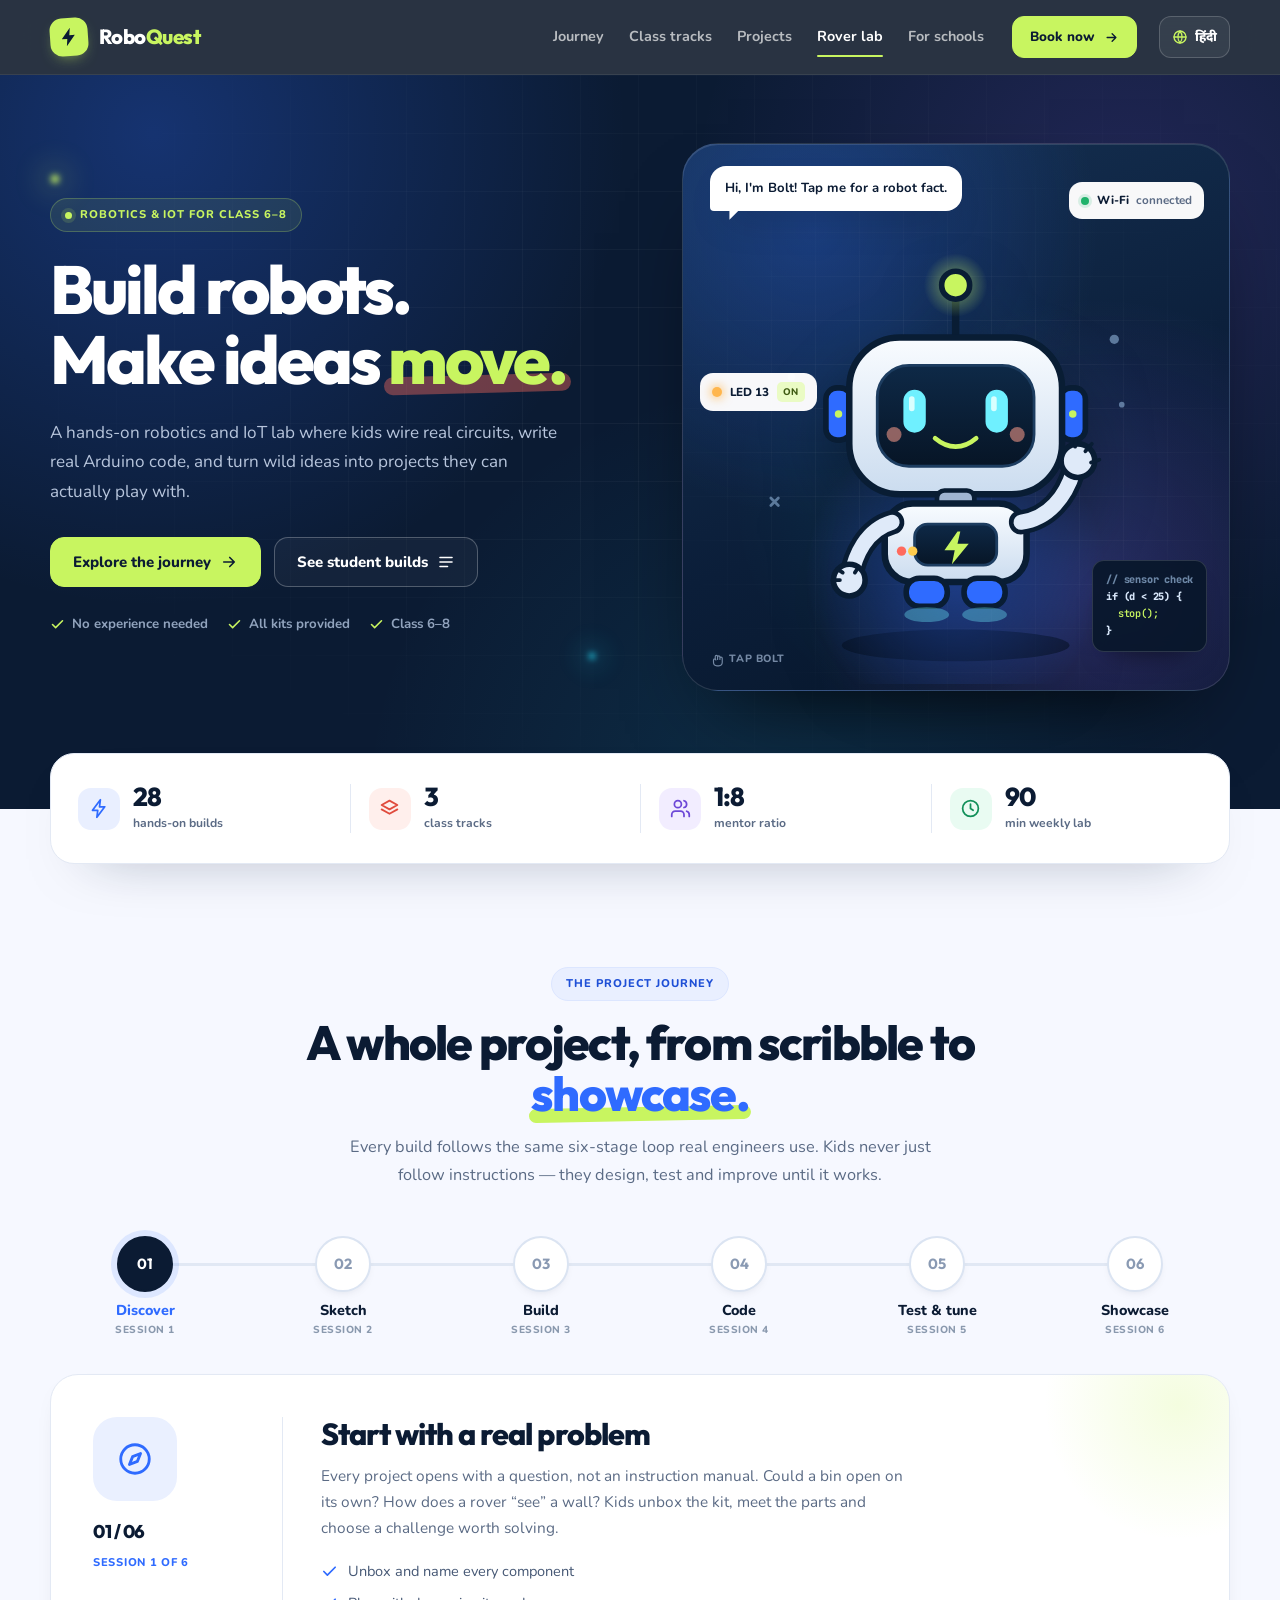
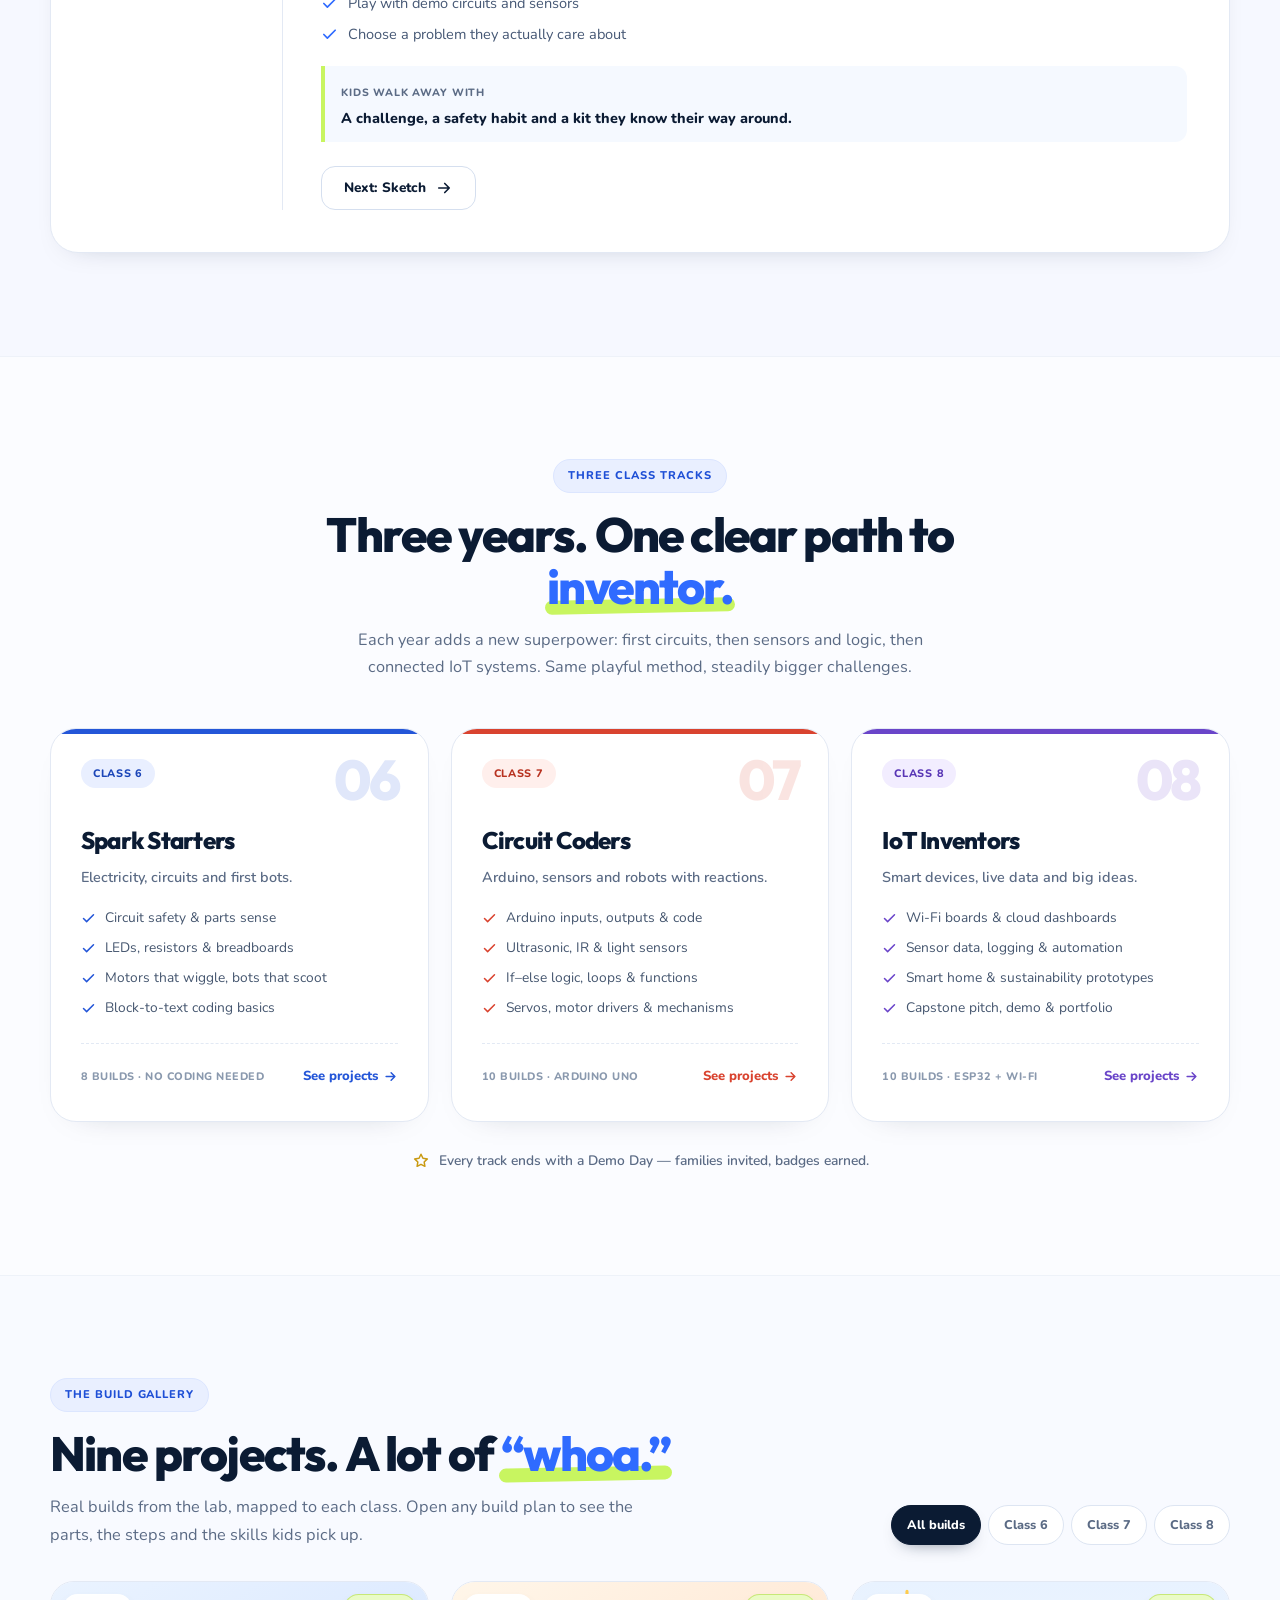
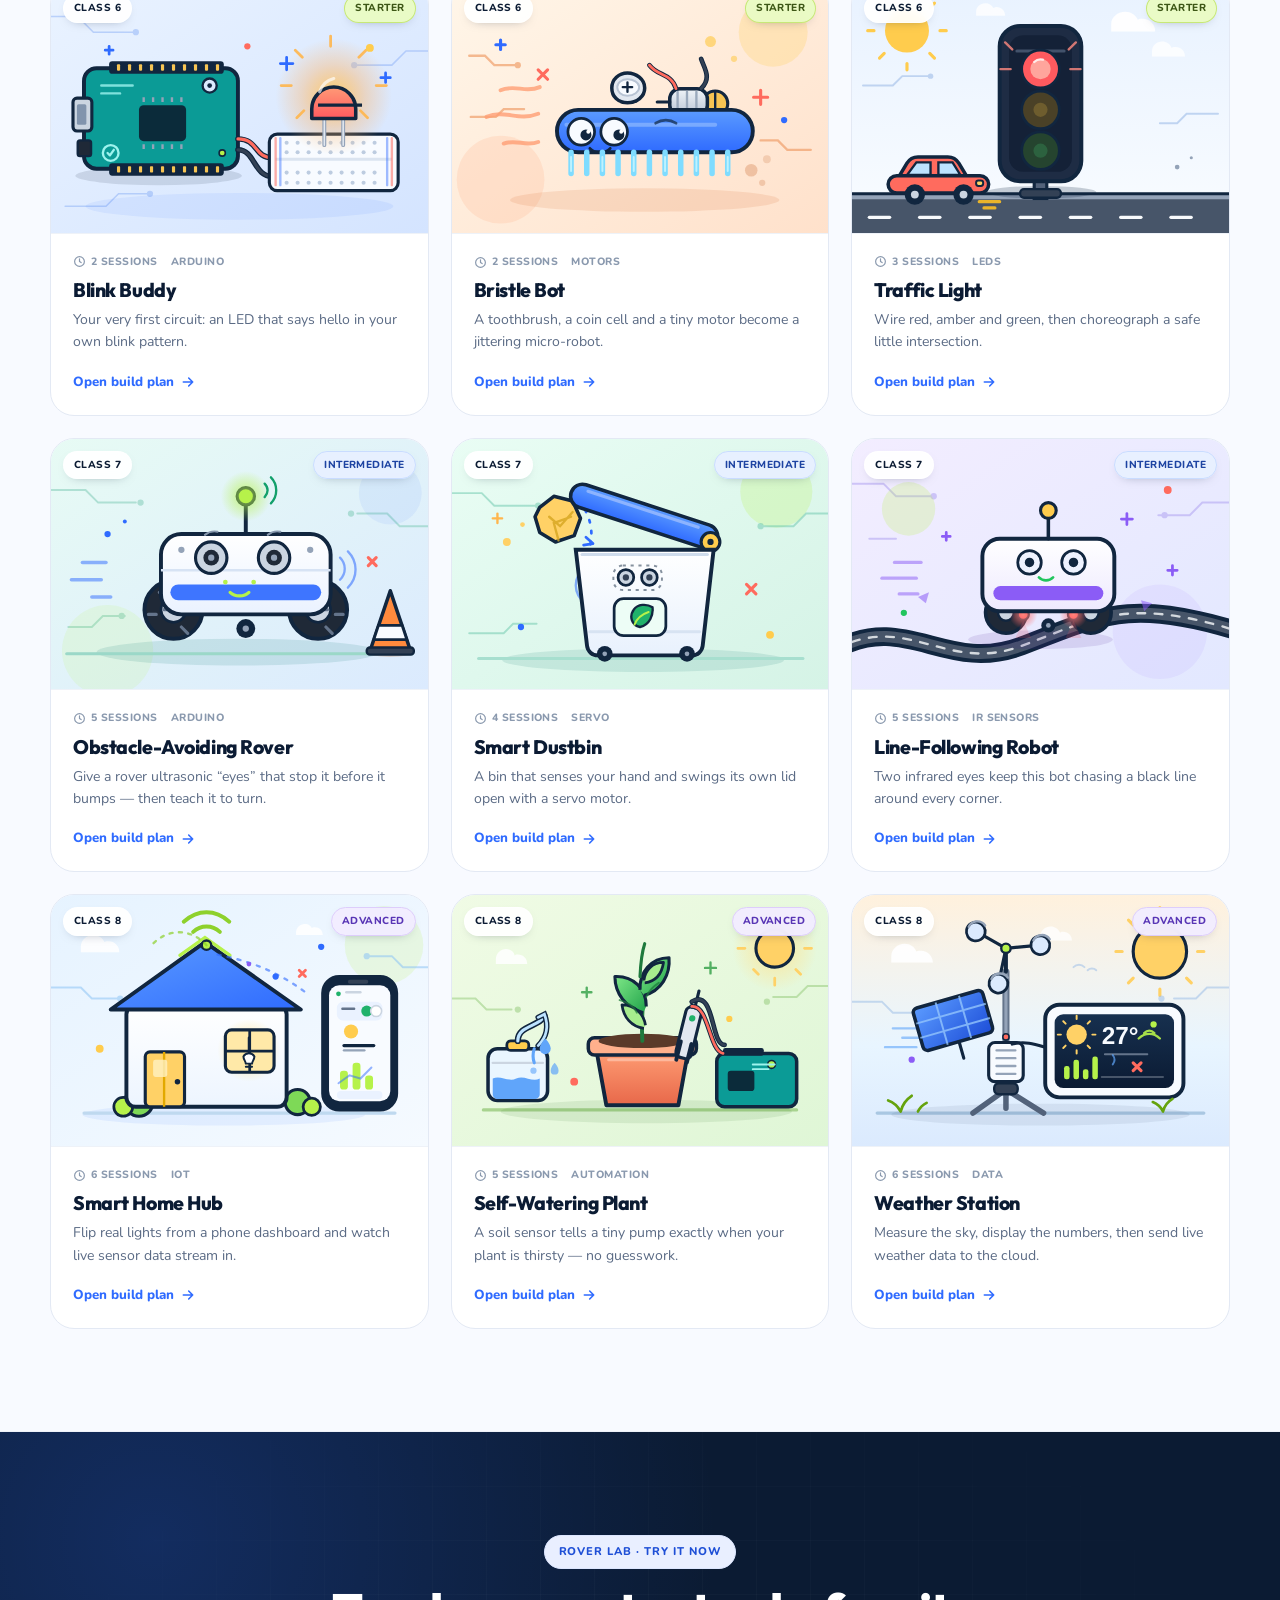
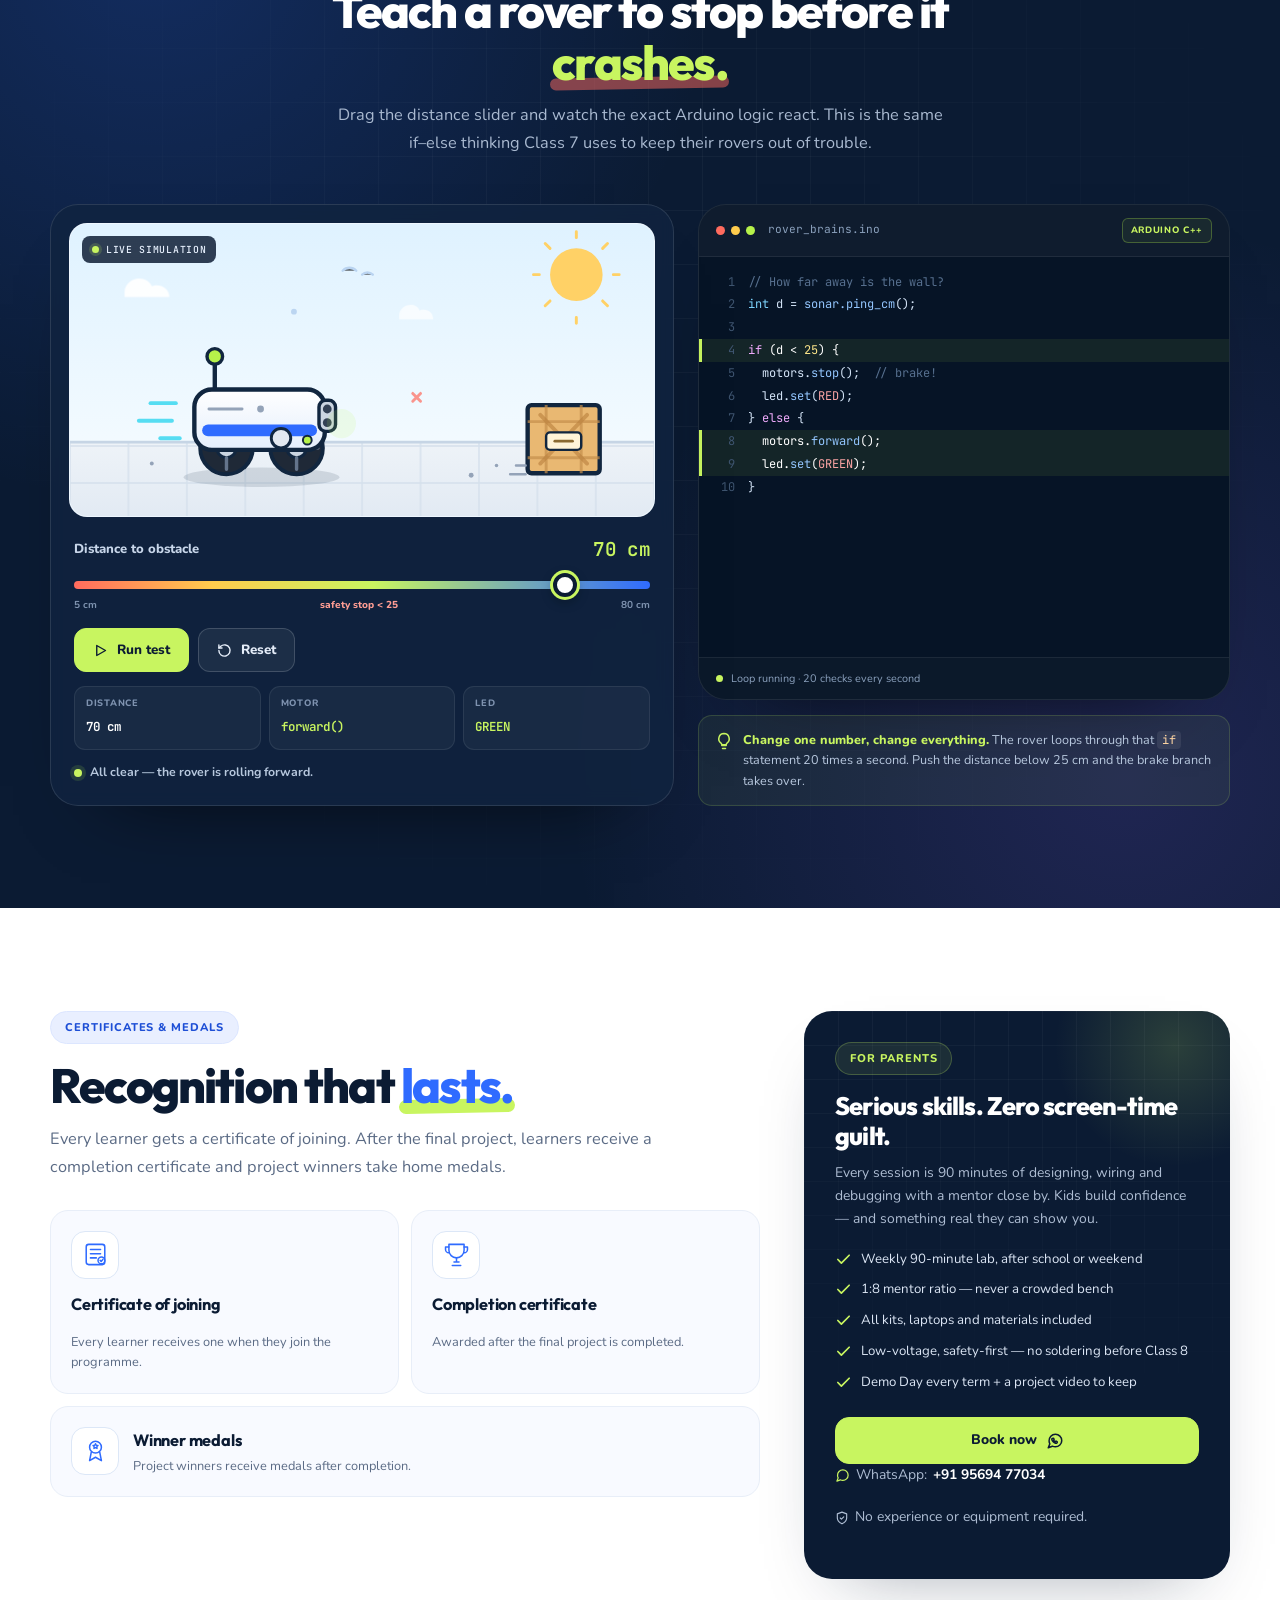
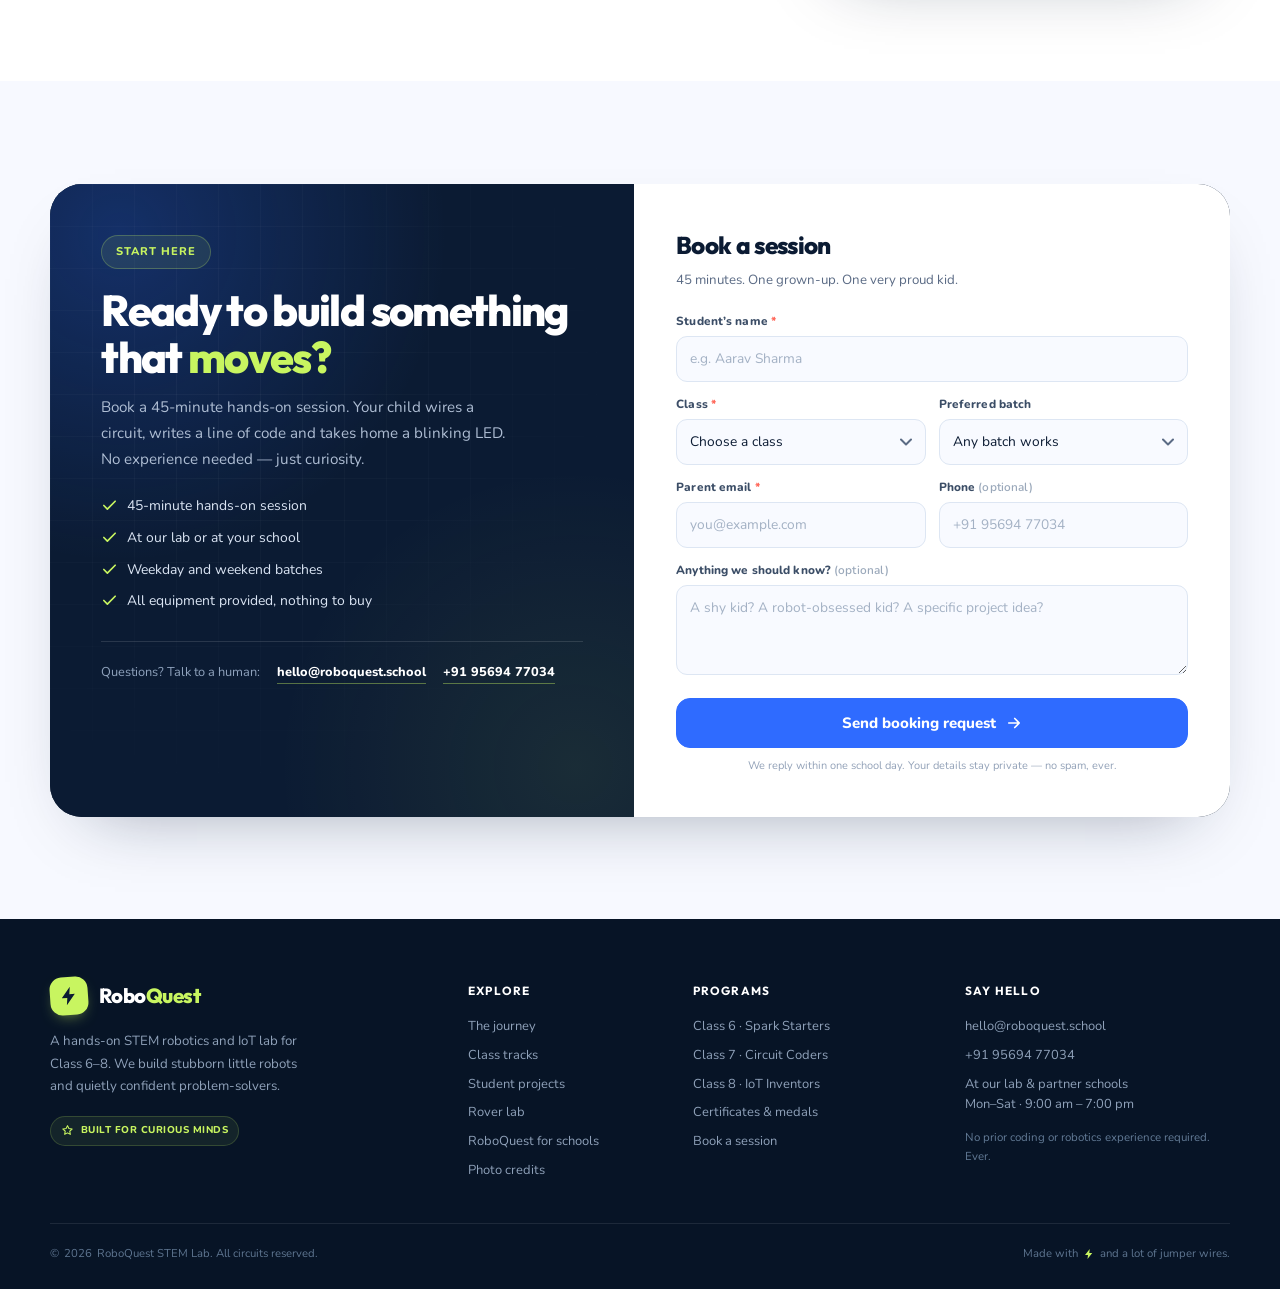
<file: index.html>
<!DOCTYPE html>
<html lang="en">
<head>
  <meta charset="UTF-8">
  <meta name="viewport" content="width=device-width, initial-scale=1.0">
  <title>RoboQuest — Build Real Robots | STEM Robotics &amp; IoT for Class 6–8</title>
  <meta name="description" content="A hands-on robotics and IoT lab for Class 6, 7 and 8. Kids wire circuits, code Arduino projects and build real robots through a complete design-to-showcase journey.">
  <meta name="theme-color" content="#0b1b33">
  <link rel="icon" href="assets/img/favicon.svg" type="image/svg+xml">
  <meta property="og:title" content="RoboQuest — Build robots. Make ideas move.">
  <meta property="og:description" content="Hands-on STEM robotics and IoT for Class 6–8. Real circuits, real code, real projects.">
  <meta property="og:type" content="website">
  <meta property="og:image" content="assets/img/project-rover.svg">
  <link rel="preconnect" href="https://fonts.googleapis.com">
  <link rel="preconnect" href="https://fonts.gstatic.com" crossorigin>
  <link href="https://fonts.googleapis.com/css2?family=JetBrains+Mono:wght@400;500;600&family=Noto+Sans+Devanagari:wght@400;600;700;800&family=Nunito:wght@400;600;700;800&family=Outfit:wght@400;500;600;700;800&display=swap" rel="stylesheet">
  <script>document.documentElement.classList.add('js');</script>
  <link rel="stylesheet" href="assets/css/styles.css">
  <link rel="stylesheet" href="assets/css/sections.css">
  <link rel="stylesheet" href="assets/css/extras.css">
  <link rel="stylesheet" href="assets/css/responsive.css">
</head>
<body data-page="home">
  <a class="skip-link" href="#main">Skip to content</a>

  <header class="site-header" id="siteHeader">
    <div class="container header-inner">
      <a class="logo" href="#top" aria-label="RoboQuest home">
        <span class="logo-mark" aria-hidden="true">
          <svg viewBox="0 0 24 24" fill="currentColor"><path d="M13.5 2 4 14h6l-1 8 9.5-12h-6l1-8Z"/></svg>
        </span>
        <span>Robo<span class="logo-accent">Quest</span></span>
      </a>

      <nav class="site-nav" id="siteNav" aria-label="Main navigation">
        <ul class="nav-links">
          <li><a href="#journey">Journey</a></li>
          <li><a href="#classes">Class tracks</a></li>
          <li><a href="#projects">Projects</a></li>
          <li><a href="#lab">Rover lab</a></li>
          <li><a href="schools.html">For schools</a></li>
        </ul>
        <a class="btn btn-lime nav-cta" href="https://wa.me/919569477034" target="_blank" rel="noopener">
          Book now
          <svg viewBox="0 0 24 24" fill="none" stroke="currentColor" stroke-width="2.2" stroke-linecap="round" stroke-linejoin="round" aria-hidden="true"><path d="M5 12h14M13 6l6 6-6 6"/></svg>
        </a>
      </nav>

      <div class="header-actions">
        <button class="lang-toggle" type="button" data-lang-toggle data-no-i18n aria-label="Switch to Hindi">
          <svg viewBox="0 0 24 24" fill="none" stroke="currentColor" stroke-width="2" stroke-linecap="round" stroke-linejoin="round" aria-hidden="true"><circle cx="12" cy="12" r="9"/><path d="M3 12h18M12 3a15 15 0 0 1 0 18M12 3a15 15 0 0 0 0 18"/></svg>
          <span data-lang-label>हिंदी</span>
        </button>
        <button class="nav-toggle" id="navToggle" type="button" aria-expanded="false" aria-controls="siteNav" aria-label="Open menu">
          <span></span><span></span><span></span>
        </button>
      </div>
    </div>
  </header>

  <main id="main">
    <section class="hero" id="top">
      <div class="hero-orbs" aria-hidden="true"><span></span><span></span></div>
      <div class="container hero-grid">
        <div class="hero-copy">
          <span class="eyebrow dark">
            <span class="eyebrow-dot" aria-hidden="true"></span>
            Robotics &amp; IoT for Class 6–8
          </span>
          <h1>Build robots.<br>Make ideas <span class="hero-mark">move.</span></h1>
          <p class="hero-sub">A hands-on robotics and IoT lab where kids wire real circuits, write real Arduino code, and turn wild ideas into projects they can actually play with.</p>
          <div class="hero-actions">
            <a class="btn btn-lime" href="#journey">
              Explore the journey
              <svg viewBox="0 0 24 24" fill="none" stroke="currentColor" stroke-width="2.2" stroke-linecap="round" stroke-linejoin="round" aria-hidden="true"><path d="M5 12h14M13 6l6 6-6 6"/></svg>
            </a>
            <a class="btn btn-ghost" href="#projects">
              See student builds
              <svg viewBox="0 0 24 24" fill="none" stroke="currentColor" stroke-width="2.2" stroke-linecap="round" stroke-linejoin="round" aria-hidden="true"><path d="M4 6h16M4 12h16M4 18h10"/></svg>
            </a>
          </div>
          <ul class="hero-points">
            <li><svg viewBox="0 0 24 24" fill="none" stroke="currentColor" stroke-width="2.5" stroke-linecap="round" stroke-linejoin="round" aria-hidden="true"><path d="M20 6 9 17l-5-5"/></svg>No experience needed</li>
            <li><svg viewBox="0 0 24 24" fill="none" stroke="currentColor" stroke-width="2.5" stroke-linecap="round" stroke-linejoin="round" aria-hidden="true"><path d="M20 6 9 17l-5-5"/></svg>All kits provided</li>
            <li><svg viewBox="0 0 24 24" fill="none" stroke="currentColor" stroke-width="2.5" stroke-linecap="round" stroke-linejoin="round" aria-hidden="true"><path d="M20 6 9 17l-5-5"/></svg>Class 6–8</li>
          </ul>
        </div>

        <div class="hero-visual">
          <div class="bot-stage is-talking" id="botStage">
            <div class="stage-grid" aria-hidden="true"></div>
            <div class="speech" id="botSpeech" role="status" aria-live="polite">Hi, I'm Bolt! Tap me for a robot fact.</div>

            <div class="float-chip chip-wifi" aria-hidden="true">
              <span class="chip-dot green"></span>
              <span class="chip-title">Wi-Fi</span>
              <span class="chip-sub">connected</span>
            </div>
            <div class="float-chip chip-led" aria-hidden="true">
              <span class="led-dot"></span>
              <span class="chip-title">LED 13</span>
              <span class="chip-pill">ON</span>
            </div>
            <div class="float-chip chip-code" aria-hidden="true">
              <span class="code-comment">// sensor check</span><br>
              <span>if (d &lt; 25) {</span><br>
              <strong>&nbsp;&nbsp;stop();</strong><br>
              <span>}</span>
            </div>

            <button class="bot-button" id="botButton" type="button" aria-label="Meet Bolt the robot. Activate for a fun robot fact.">
              <svg class="mascot" viewBox="0 0 520 500" fill="none" aria-hidden="true" focusable="false">
                <defs>
                  <linearGradient id="botBody" x1="0" y1="0" x2="0" y2="1">
                    <stop offset="0" stop-color="#f9fcff"/>
                    <stop offset="1" stop-color="#cbdcef"/>
                  </linearGradient>
                  <linearGradient id="botScreen" x1="0" y1="0" x2="0" y2="1">
                    <stop offset="0" stop-color="#0e2947"/>
                    <stop offset="1" stop-color="#071526"/>
                  </linearGradient>
                  <radialGradient id="botAura" cx="50%" cy="50%" r="50%">
                    <stop offset="0" stop-color="#2f6bff" stop-opacity=".4"/>
                    <stop offset="1" stop-color="#2f6bff" stop-opacity="0"/>
                  </radialGradient>
                  <radialGradient id="antennaGlow" cx="50%" cy="50%" r="50%">
                    <stop offset="0" stop-color="#c8f560" stop-opacity=".55"/>
                    <stop offset="1" stop-color="#c8f560" stop-opacity="0"/>
                  </radialGradient>
                </defs>
                <ellipse cx="260" cy="458" rx="122" ry="17" fill="#020b16" opacity=".55"/>
                <circle cx="260" cy="380" r="160" fill="url(#botAura)"/>
                <g class="bot">
                  <g class="antenna">
                    <path d="M260 132V88" stroke="#091d34" stroke-width="8" stroke-linecap="round"/>
                    <circle cx="260" cy="72" r="34" fill="url(#antennaGlow)"/>
                    <circle cx="260" cy="72" r="15" fill="#c8f560" stroke="#091d34" stroke-width="6"/>
                  </g>
                  <rect x="121" y="182" width="27" height="56" rx="12" fill="#2f6bff" stroke="#091d34" stroke-width="6"/>
                  <circle cx="134.5" cy="210" r="4" fill="#c8f560"/>
                  <rect x="372" y="182" width="27" height="56" rx="12" fill="#2f6bff" stroke="#091d34" stroke-width="6"/>
                  <circle cx="385.5" cy="210" r="4" fill="#c8f560"/>
                  <rect x="146" y="128" width="228" height="168" rx="54" fill="url(#botBody)" stroke="#091d34" stroke-width="7"/>
                  <rect x="176" y="158" width="168" height="108" rx="34" fill="url(#botScreen)" stroke="#1d3d60" stroke-width="3"/>
                  <g class="bot-eyes">
                    <rect class="bot-eye" x="204" y="184" width="24" height="46" rx="12" fill="#6ff0ff"/>
                    <rect class="bot-eye" x="292" y="184" width="24" height="46" rx="12" fill="#6ff0ff"/>
                    <rect x="210" y="191" width="6" height="16" rx="3" fill="#d9ffff"/>
                    <rect x="298" y="191" width="6" height="16" rx="3" fill="#d9ffff"/>
                  </g>
                  <path d="M238 236c14 12 30 12 44 0" stroke="#c8f560" stroke-width="5" stroke-linecap="round"/>
                  <circle cx="194" cy="232" r="8" fill="#ff9f8d" opacity=".55"/>
                  <circle cx="326" cy="232" r="8" fill="#ff9f8d" opacity=".55"/>
                  <rect x="240" y="292" width="40" height="20" rx="8" fill="#9fb4d1" stroke="#091d34" stroke-width="5"/>
                  <rect x="184" y="306" width="152" height="84" rx="30" fill="url(#botBody)" stroke="#091d34" stroke-width="7"/>
                  <rect x="216" y="328" width="88" height="44" rx="14" fill="url(#botScreen)" stroke="#1d3d60" stroke-width="3"/>
                  <path d="m262 336-14 20h11l-3 15 18-22h-12l3-13z" fill="#c8f560"/>
                  <circle cx="202" cy="357" r="5" fill="#ff6b5e"/>
                  <circle cx="214" cy="357" r="5" fill="#ffcc4d"/>
                  <g class="bot-arm-left">
                    <path d="M192 326c-28 8-40 36-44 58" stroke="#091d34" stroke-width="26" stroke-linecap="round"/>
                    <path d="M192 326c-28 8-40 36-44 58" stroke="#dfeaf9" stroke-width="16" stroke-linecap="round"/>
                    <circle cx="146" cy="388" r="17" fill="#dfeaf9" stroke="#091d34" stroke-width="6"/>
                    <path d="M136 388h-8M139 380l-6-4M152 380l4-6" stroke="#091d34" stroke-width="4" stroke-linecap="round"/>
                  </g>
                  <g class="bot-wave">
                    <path d="M330 326c30-4 48-28 56-54" stroke="#091d34" stroke-width="26" stroke-linecap="round"/>
                    <path d="M330 326c30-4 48-28 56-54" stroke="#dfeaf9" stroke-width="16" stroke-linecap="round"/>
                    <circle cx="391" cy="260" r="18" fill="#dfeaf9" stroke="#091d34" stroke-width="6"/>
                    <path d="M399 250l7-8M405 262l9-3M388 245l1-8" stroke="#091d34" stroke-width="4" stroke-linecap="round"/>
                  </g>
                  <rect x="207" y="386" width="44" height="30" rx="14" fill="#2f6bff" stroke="#091d34" stroke-width="6"/>
                  <rect x="269" y="386" width="44" height="30" rx="14" fill="#2f6bff" stroke="#091d34" stroke-width="6"/>
                  <ellipse cx="229" cy="425" rx="24" ry="8" fill="#6ff0ff" opacity=".35"/>
                  <ellipse cx="291" cy="425" rx="24" ry="8" fill="#6ff0ff" opacity=".35"/>
                </g>
                <g opacity=".6">
                  <circle cx="84" cy="170" r="4" fill="#8fb2d8"/>
                  <circle cx="438" cy="200" r="3" fill="#8fb2d8"/>
                  <circle cx="430" cy="130" r="5" fill="#8fb2d8"/>
                  <path d="M62 300l8 8m0-8-8 8" stroke="#8fb2d8" stroke-width="3" stroke-linecap="round"/>
                </g>
              </svg>
            </button>
            <span class="tap-hint" aria-hidden="true">
              <svg viewBox="0 0 24 24" fill="none" stroke="currentColor" stroke-width="2" stroke-linecap="round" stroke-linejoin="round"><path d="M9 11V6a2 2 0 1 1 4 0v5M13 11V7a2 2 0 1 1 4 0v4M17 11V9a2 2 0 1 1 4 0v7a6 6 0 0 1-6 6h-3a6 6 0 0 1-6-6v-4a2 2 0 0 1 4 0"/></svg>
              tap Bolt
            </span>
          </div>
        </div>
      </div>
    </section>

    <section class="stats-wrap" aria-label="RoboQuest at a glance">
      <div class="container">
        <div class="stats" data-reveal>
          <div class="stat">
            <span class="stat-icon blue" aria-hidden="true"><svg viewBox="0 0 24 24" fill="none" stroke="currentColor" stroke-width="2" stroke-linecap="round" stroke-linejoin="round"><path d="M13 2 4 14h6l-1 8 9-12h-6l1-8Z"/></svg></span>
            <div><strong>28</strong><span>hands-on builds</span></div>
          </div>
          <div class="stat">
            <span class="stat-icon coral" aria-hidden="true"><svg viewBox="0 0 24 24" fill="none" stroke="currentColor" stroke-width="2" stroke-linecap="round" stroke-linejoin="round"><path d="M12 3 3 8l9 5 9-5-9-5Z"/><path d="m3 13 9 5 9-5"/></svg></span>
            <div><strong>3</strong><span>class tracks</span></div>
          </div>
          <div class="stat">
            <span class="stat-icon purple" aria-hidden="true"><svg viewBox="0 0 24 24" fill="none" stroke="currentColor" stroke-width="2" stroke-linecap="round" stroke-linejoin="round"><path d="M16 21v-2a4 4 0 0 0-4-4H6a4 4 0 0 0-4 4v2"/><circle cx="9" cy="7" r="4"/><path d="M22 21v-2a4 4 0 0 0-3-3.87M16 3.13a4 4 0 0 1 0 7.75"/></svg></span>
            <div><strong>1:8</strong><span>mentor ratio</span></div>
          </div>
          <div class="stat">
            <span class="stat-icon green" aria-hidden="true"><svg viewBox="0 0 24 24" fill="none" stroke="currentColor" stroke-width="2" stroke-linecap="round" stroke-linejoin="round"><circle cx="12" cy="12" r="9"/><path d="M12 7v5l3 2"/></svg></span>
            <div><strong>90</strong><span>min weekly lab</span></div>
          </div>
        </div>
      </div>
    </section>

    <section class="section journey" id="journey">
      <div class="container">
        <div class="section-head" data-reveal>
          <span class="eyebrow">The project journey</span>
          <h2>A whole project, from scribble to <span class="hl">showcase.</span></h2>
          <p>Every build follows the same six-stage loop real engineers use. Kids never just follow instructions — they design, test and improve until it works.</p>
        </div>

        <div class="journey-stepper" id="journeyStepper" role="tablist" aria-label="Project journey stages" data-reveal>
          <div class="journey-rail" aria-hidden="true"><span id="journeyProgress"></span></div>
          <button class="journey-step is-active" id="stage-tab-0" type="button" role="tab" aria-selected="true" aria-controls="journeyPanel" tabindex="0" data-stage="0">
            <span class="step-dot">01</span><span class="step-label">Discover</span><span class="step-caption">Session 1</span>
          </button>
          <button class="journey-step" id="stage-tab-1" type="button" role="tab" aria-selected="false" aria-controls="journeyPanel" tabindex="-1" data-stage="1">
            <span class="step-dot">02</span><span class="step-label">Sketch</span><span class="step-caption">Session 2</span>
          </button>
          <button class="journey-step" id="stage-tab-2" type="button" role="tab" aria-selected="false" aria-controls="journeyPanel" tabindex="-1" data-stage="2">
            <span class="step-dot">03</span><span class="step-label">Build</span><span class="step-caption">Session 3</span>
          </button>
          <button class="journey-step" id="stage-tab-3" type="button" role="tab" aria-selected="false" aria-controls="journeyPanel" tabindex="-1" data-stage="3">
            <span class="step-dot">04</span><span class="step-label">Code</span><span class="step-caption">Session 4</span>
          </button>
          <button class="journey-step" id="stage-tab-4" type="button" role="tab" aria-selected="false" aria-controls="journeyPanel" tabindex="-1" data-stage="4">
            <span class="step-dot">05</span><span class="step-label">Test &amp; tune</span><span class="step-caption">Session 5</span>
          </button>
          <button class="journey-step" id="stage-tab-5" type="button" role="tab" aria-selected="false" aria-controls="journeyPanel" tabindex="-1" data-stage="5">
            <span class="step-dot">06</span><span class="step-label">Showcase</span><span class="step-caption">Session 6</span>
          </button>
        </div>

        <div class="journey-panel" id="journeyPanel" role="tabpanel" aria-labelledby="stage-tab-0" tabindex="0" data-reveal style="--stage-accent:#2f6bff;--stage-tint:#eaf0ff">
          <div class="journey-side">
            <div class="journey-icon" id="journeyIcon" aria-hidden="true">
              <svg viewBox="0 0 24 24" fill="none" stroke="currentColor" stroke-width="1.8" stroke-linecap="round" stroke-linejoin="round"><circle cx="12" cy="12" r="9"/><path d="m15.5 8.5-2 5-5 2 2-5 5-2Z"/></svg>
            </div>
            <span class="journey-count" id="journeyCount">01 / 06</span>
            <span class="journey-duration" id="journeyDuration">Session 1 of 6</span>
          </div>
          <div class="journey-body">
            <h3 id="journeyTitle">Start with a real problem</h3>
            <p id="journeyDesc">Every project opens with a question, not an instruction manual. Could a bin open on its own? How does a rover “see” a wall? Kids unbox the kit, meet the parts and choose a challenge worth solving.</p>
            <ul class="tick-list" id="journeyList">
              <li><svg viewBox="0 0 24 24" fill="none" stroke="currentColor" stroke-width="2.4" stroke-linecap="round" stroke-linejoin="round" aria-hidden="true"><path d="M20 6 9 17l-5-5"/></svg>Unbox and name every component</li>
              <li><svg viewBox="0 0 24 24" fill="none" stroke="currentColor" stroke-width="2.4" stroke-linecap="round" stroke-linejoin="round" aria-hidden="true"><path d="M20 6 9 17l-5-5"/></svg>Play with demo circuits and sensors</li>
              <li><svg viewBox="0 0 24 24" fill="none" stroke="currentColor" stroke-width="2.4" stroke-linecap="round" stroke-linejoin="round" aria-hidden="true"><path d="M20 6 9 17l-5-5"/></svg>Choose a problem they actually care about</li>
            </ul>
            <div class="takeaway">
              <span>Kids walk away with</span>
              <p id="journeyTakeaway">A challenge, a safety habit and a kit they know their way around.</p>
            </div>
            <button class="btn btn-outline journey-next" id="journeyNext" type="button">
              Next stage
              <svg viewBox="0 0 24 24" fill="none" stroke="currentColor" stroke-width="2.2" stroke-linecap="round" stroke-linejoin="round" aria-hidden="true"><path d="M5 12h14M13 6l6 6-6 6"/></svg>
            </button>
          </div>
        </div>
      </div>
    </section>

    <section class="section classes" id="classes">
      <div class="container">
        <div class="section-head" data-reveal>
          <span class="eyebrow">Three class tracks</span>
          <h2>Three years. One clear path to <span class="hl">inventor.</span></h2>
          <p>Each year adds a new superpower: first circuits, then sensors and logic, then connected IoT systems. Same playful method, steadily bigger challenges.</p>
        </div>

        <div class="track-grid">
          <article class="track track-6" data-reveal style="--delay:.02s">
            <div class="track-top">
              <span class="class-chip">Class 6</span>
              <span class="track-num" aria-hidden="true">06</span>
            </div>
            <h3>Spark Starters</h3>
            <p class="track-tagline">Electricity, circuits and first bots.</p>
            <ul class="track-list">
              <li><svg viewBox="0 0 24 24" fill="none" stroke="currentColor" stroke-width="2.4" stroke-linecap="round" stroke-linejoin="round" aria-hidden="true"><path d="M20 6 9 17l-5-5"/></svg>Circuit safety &amp; parts sense</li>
              <li><svg viewBox="0 0 24 24" fill="none" stroke="currentColor" stroke-width="2.4" stroke-linecap="round" stroke-linejoin="round" aria-hidden="true"><path d="M20 6 9 17l-5-5"/></svg>LEDs, resistors &amp; breadboards</li>
              <li><svg viewBox="0 0 24 24" fill="none" stroke="currentColor" stroke-width="2.4" stroke-linecap="round" stroke-linejoin="round" aria-hidden="true"><path d="M20 6 9 17l-5-5"/></svg>Motors that wiggle, bots that scoot</li>
              <li><svg viewBox="0 0 24 24" fill="none" stroke="currentColor" stroke-width="2.4" stroke-linecap="round" stroke-linejoin="round" aria-hidden="true"><path d="M20 6 9 17l-5-5"/></svg>Block-to-text coding basics</li>
            </ul>
            <div class="track-foot">
              <span class="track-meta">8 builds · no coding needed</span>
              <button class="track-link" type="button" data-track="6">See projects
                <svg viewBox="0 0 24 24" fill="none" stroke="currentColor" stroke-width="2.4" stroke-linecap="round" stroke-linejoin="round" aria-hidden="true"><path d="M5 12h14M13 6l6 6-6 6"/></svg>
              </button>
            </div>
          </article>

          <article class="track track-7" data-reveal style="--delay:.1s">
            <div class="track-top">
              <span class="class-chip">Class 7</span>
              <span class="track-num" aria-hidden="true">07</span>
            </div>
            <h3>Circuit Coders</h3>
            <p class="track-tagline">Arduino, sensors and robots with reactions.</p>
            <ul class="track-list">
              <li><svg viewBox="0 0 24 24" fill="none" stroke="currentColor" stroke-width="2.4" stroke-linecap="round" stroke-linejoin="round" aria-hidden="true"><path d="M20 6 9 17l-5-5"/></svg>Arduino inputs, outputs &amp; code</li>
              <li><svg viewBox="0 0 24 24" fill="none" stroke="currentColor" stroke-width="2.4" stroke-linecap="round" stroke-linejoin="round" aria-hidden="true"><path d="M20 6 9 17l-5-5"/></svg>Ultrasonic, IR &amp; light sensors</li>
              <li><svg viewBox="0 0 24 24" fill="none" stroke="currentColor" stroke-width="2.4" stroke-linecap="round" stroke-linejoin="round" aria-hidden="true"><path d="M20 6 9 17l-5-5"/></svg>If–else logic, loops &amp; functions</li>
              <li><svg viewBox="0 0 24 24" fill="none" stroke="currentColor" stroke-width="2.4" stroke-linecap="round" stroke-linejoin="round" aria-hidden="true"><path d="M20 6 9 17l-5-5"/></svg>Servos, motor drivers &amp; mechanisms</li>
            </ul>
            <div class="track-foot">
              <span class="track-meta">10 builds · Arduino Uno</span>
              <button class="track-link" type="button" data-track="7">See projects
                <svg viewBox="0 0 24 24" fill="none" stroke="currentColor" stroke-width="2.4" stroke-linecap="round" stroke-linejoin="round" aria-hidden="true"><path d="M5 12h14M13 6l6 6-6 6"/></svg>
              </button>
            </div>
          </article>

          <article class="track track-8" data-reveal style="--delay:.18s">
            <div class="track-top">
              <span class="class-chip">Class 8</span>
              <span class="track-num" aria-hidden="true">08</span>
            </div>
            <h3>IoT Inventors</h3>
            <p class="track-tagline">Smart devices, live data and big ideas.</p>
            <ul class="track-list">
              <li><svg viewBox="0 0 24 24" fill="none" stroke="currentColor" stroke-width="2.4" stroke-linecap="round" stroke-linejoin="round" aria-hidden="true"><path d="M20 6 9 17l-5-5"/></svg>Wi-Fi boards &amp; cloud dashboards</li>
              <li><svg viewBox="0 0 24 24" fill="none" stroke="currentColor" stroke-width="2.4" stroke-linecap="round" stroke-linejoin="round" aria-hidden="true"><path d="M20 6 9 17l-5-5"/></svg>Sensor data, logging &amp; automation</li>
              <li><svg viewBox="0 0 24 24" fill="none" stroke="currentColor" stroke-width="2.4" stroke-linecap="round" stroke-linejoin="round" aria-hidden="true"><path d="M20 6 9 17l-5-5"/></svg>Smart home &amp; sustainability prototypes</li>
              <li><svg viewBox="0 0 24 24" fill="none" stroke="currentColor" stroke-width="2.4" stroke-linecap="round" stroke-linejoin="round" aria-hidden="true"><path d="M20 6 9 17l-5-5"/></svg>Capstone pitch, demo &amp; portfolio</li>
            </ul>
            <div class="track-foot">
              <span class="track-meta">10 builds · ESP32 + Wi-Fi</span>
              <button class="track-link" type="button" data-track="8">See projects
                <svg viewBox="0 0 24 24" fill="none" stroke="currentColor" stroke-width="2.4" stroke-linecap="round" stroke-linejoin="round" aria-hidden="true"><path d="M5 12h14M13 6l6 6-6 6"/></svg>
              </button>
            </div>
          </article>
        </div>

        <p class="track-note" data-reveal>
          <svg viewBox="0 0 24 24" fill="none" stroke="currentColor" stroke-width="2" stroke-linecap="round" stroke-linejoin="round" aria-hidden="true"><path d="m12 3 2.6 5.3 5.9.9-4.3 4.1 1 5.8-5.2-2.7-5.2 2.7 1-5.8L3.5 9.2l5.9-.9L12 3Z"/></svg>
          Every track ends with a Demo Day — families invited, badges earned.
        </p>
      </div>
    </section>

    <section class="section projects" id="projects">
      <div class="container">
        <div class="projects-head">
          <div class="section-head" data-reveal>
            <span class="eyebrow">The build gallery</span>
            <h2>Nine projects. A lot of <span class="hl">“whoa.”</span></h2>
            <p>Real builds from the lab, mapped to each class. Open any build plan to see the parts, the steps and the skills kids pick up.</p>
          </div>
          <div class="filters" role="group" aria-label="Filter projects by class" data-reveal>
            <button class="filter-btn" type="button" data-filter="all" aria-pressed="true">All builds</button>
            <button class="filter-btn" type="button" data-filter="6" aria-pressed="false">Class 6</button>
            <button class="filter-btn" type="button" data-filter="7" aria-pressed="false">Class 7</button>
            <button class="filter-btn" type="button" data-filter="8" aria-pressed="false">Class 8</button>
          </div>
        </div>

        <p class="sr-only" id="filterStatus" aria-live="polite"></p>

        <div class="project-grid" id="projectGrid" data-reveal>
          <article class="project-card" data-class="6">
            <div class="project-media">
              <img src="assets/img/project-blinky.svg" alt="An Arduino board wired to a glowing LED on a breadboard" width="480" height="320" loading="lazy">
              <div class="project-badges"><span class="badge">Class 6</span><span class="badge level-starter">Starter</span></div>
            </div>
            <div class="project-body">
              <div class="project-meta"><span><svg viewBox="0 0 24 24" fill="none" stroke="currentColor" stroke-width="2.2" stroke-linecap="round" stroke-linejoin="round" aria-hidden="true"><circle cx="12" cy="12" r="9"/><path d="M12 7v5l3 2"/></svg>2 sessions</span><span>Arduino</span></div>
              <h3>Blink Buddy</h3>
              <p>Your very first circuit: an LED that says hello in your own blink pattern.</p>
              <button class="project-open" type="button" data-project="blink-buddy" aria-haspopup="dialog">Open build plan
                <svg viewBox="0 0 24 24" fill="none" stroke="currentColor" stroke-width="2.4" stroke-linecap="round" stroke-linejoin="round" aria-hidden="true"><path d="M5 12h14M13 6l6 6-6 6"/></svg>
              </button>
            </div>
          </article>

          <article class="project-card" data-class="6">
            <div class="project-media">
              <img src="assets/img/project-bristlebot.svg" alt="A smiling bristle bot built from a toothbrush, coin battery and vibration motor" width="480" height="320" loading="lazy">
              <div class="project-badges"><span class="badge">Class 6</span><span class="badge level-starter">Starter</span></div>
            </div>
            <div class="project-body">
              <div class="project-meta"><span><svg viewBox="0 0 24 24" fill="none" stroke="currentColor" stroke-width="2.2" stroke-linecap="round" stroke-linejoin="round" aria-hidden="true"><circle cx="12" cy="12" r="9"/><path d="M12 7v5l3 2"/></svg>2 sessions</span><span>Motors</span></div>
              <h3>Bristle Bot</h3>
              <p>A toothbrush, a coin cell and a tiny motor become a jittering micro-robot.</p>
              <button class="project-open" type="button" data-project="bristle-bot" aria-haspopup="dialog">Open build plan
                <svg viewBox="0 0 24 24" fill="none" stroke="currentColor" stroke-width="2.4" stroke-linecap="round" stroke-linejoin="round" aria-hidden="true"><path d="M5 12h14M13 6l6 6-6 6"/></svg>
              </button>
            </div>
          </article>

          <article class="project-card" data-class="6">
            <div class="project-media">
              <img src="assets/img/project-traffic-light.svg" alt="A model traffic light glowing red with a toy car waiting on a road" width="480" height="320" loading="lazy">
              <div class="project-badges"><span class="badge">Class 6</span><span class="badge level-starter">Starter</span></div>
            </div>
            <div class="project-body">
              <div class="project-meta"><span><svg viewBox="0 0 24 24" fill="none" stroke="currentColor" stroke-width="2.2" stroke-linecap="round" stroke-linejoin="round" aria-hidden="true"><circle cx="12" cy="12" r="9"/><path d="M12 7v5l3 2"/></svg>3 sessions</span><span>LEDs</span></div>
              <h3>Traffic Light</h3>
              <p>Wire red, amber and green, then choreograph a safe little intersection.</p>
              <button class="project-open" type="button" data-project="traffic-light" aria-haspopup="dialog">Open build plan
                <svg viewBox="0 0 24 24" fill="none" stroke="currentColor" stroke-width="2.4" stroke-linecap="round" stroke-linejoin="round" aria-hidden="true"><path d="M5 12h14M13 6l6 6-6 6"/></svg>
              </button>
            </div>
          </article>

          <article class="project-card" data-class="7">
            <div class="project-media">
              <img src="assets/img/project-rover.svg" alt="A two-wheeled rover with ultrasonic sensor eyes approaching a traffic cone" width="480" height="320" loading="lazy">
              <div class="project-badges"><span class="badge">Class 7</span><span class="badge level-intermediate">Intermediate</span></div>
            </div>
            <div class="project-body">
              <div class="project-meta"><span><svg viewBox="0 0 24 24" fill="none" stroke="currentColor" stroke-width="2.2" stroke-linecap="round" stroke-linejoin="round" aria-hidden="true"><circle cx="12" cy="12" r="9"/><path d="M12 7v5l3 2"/></svg>5 sessions</span><span>Arduino</span></div>
              <h3>Obstacle-Avoiding Rover</h3>
              <p>Give a rover ultrasonic “eyes” that stop it before it bumps — then teach it to turn.</p>
              <button class="project-open" type="button" data-project="obstacle-rover" aria-haspopup="dialog">Open build plan
                <svg viewBox="0 0 24 24" fill="none" stroke="currentColor" stroke-width="2.4" stroke-linecap="round" stroke-linejoin="round" aria-hidden="true"><path d="M5 12h14M13 6l6 6-6 6"/></svg>
              </button>
            </div>
          </article>

          <article class="project-card" data-class="7">
            <div class="project-media">
              <img src="assets/img/project-dustbin.svg" alt="A smart dustbin with an automatically opening lid and a scrap of paper flying in" width="480" height="320" loading="lazy">
              <div class="project-badges"><span class="badge">Class 7</span><span class="badge level-intermediate">Intermediate</span></div>
            </div>
            <div class="project-body">
              <div class="project-meta"><span><svg viewBox="0 0 24 24" fill="none" stroke="currentColor" stroke-width="2.2" stroke-linecap="round" stroke-linejoin="round" aria-hidden="true"><circle cx="12" cy="12" r="9"/><path d="M12 7v5l3 2"/></svg>4 sessions</span><span>Servo</span></div>
              <h3>Smart Dustbin</h3>
              <p>A bin that senses your hand and swings its own lid open with a servo motor.</p>
              <button class="project-open" type="button" data-project="smart-dustbin" aria-haspopup="dialog">Open build plan
                <svg viewBox="0 0 24 24" fill="none" stroke="currentColor" stroke-width="2.4" stroke-linecap="round" stroke-linejoin="round" aria-hidden="true"><path d="M5 12h14M13 6l6 6-6 6"/></svg>
              </button>
            </div>
          </article>

          <article class="project-card" data-class="7">
            <div class="project-media">
              <img src="assets/img/project-linebot.svg" alt="A line-following robot with infrared sensor eyes tracking a black line" width="480" height="320" loading="lazy">
              <div class="project-badges"><span class="badge">Class 7</span><span class="badge level-intermediate">Intermediate</span></div>
            </div>
            <div class="project-body">
              <div class="project-meta"><span><svg viewBox="0 0 24 24" fill="none" stroke="currentColor" stroke-width="2.2" stroke-linecap="round" stroke-linejoin="round" aria-hidden="true"><circle cx="12" cy="12" r="9"/><path d="M12 7v5l3 2"/></svg>5 sessions</span><span>IR sensors</span></div>
              <h3>Line-Following Robot</h3>
              <p>Two infrared eyes keep this bot chasing a black line around every corner.</p>
              <button class="project-open" type="button" data-project="line-follower" aria-haspopup="dialog">Open build plan
                <svg viewBox="0 0 24 24" fill="none" stroke="currentColor" stroke-width="2.4" stroke-linecap="round" stroke-linejoin="round" aria-hidden="true"><path d="M5 12h14M13 6l6 6-6 6"/></svg>
              </button>
            </div>
          </article>

          <article class="project-card" data-class="8">
            <div class="project-media">
              <img src="assets/img/project-smarthome.svg" alt="A smart home connected by Wi-Fi to a phone dashboard" width="480" height="320" loading="lazy">
              <div class="project-badges"><span class="badge">Class 8</span><span class="badge level-advanced">Advanced</span></div>
            </div>
            <div class="project-body">
              <div class="project-meta"><span><svg viewBox="0 0 24 24" fill="none" stroke="currentColor" stroke-width="2.2" stroke-linecap="round" stroke-linejoin="round" aria-hidden="true"><circle cx="12" cy="12" r="9"/><path d="M12 7v5l3 2"/></svg>6 sessions</span><span>IoT</span></div>
              <h3>Smart Home Hub</h3>
              <p>Flip real lights from a phone dashboard and watch live sensor data stream in.</p>
              <button class="project-open" type="button" data-project="smart-home" aria-haspopup="dialog">Open build plan
                <svg viewBox="0 0 24 24" fill="none" stroke="currentColor" stroke-width="2.4" stroke-linecap="round" stroke-linejoin="round" aria-hidden="true"><path d="M5 12h14M13 6l6 6-6 6"/></svg>
              </button>
            </div>
          </article>

          <article class="project-card" data-class="8">
            <div class="project-media">
              <img src="assets/img/project-plant.svg" alt="A self-watering plant with a soil moisture sensor wired to an Arduino and a water reservoir" width="480" height="320" loading="lazy">
              <div class="project-badges"><span class="badge">Class 8</span><span class="badge level-advanced">Advanced</span></div>
            </div>
            <div class="project-body">
              <div class="project-meta"><span><svg viewBox="0 0 24 24" fill="none" stroke="currentColor" stroke-width="2.2" stroke-linecap="round" stroke-linejoin="round" aria-hidden="true"><circle cx="12" cy="12" r="9"/><path d="M12 7v5l3 2"/></svg>5 sessions</span><span>Automation</span></div>
              <h3>Self-Watering Plant</h3>
              <p>A soil sensor tells a tiny pump exactly when your plant is thirsty — no guesswork.</p>
              <button class="project-open" type="button" data-project="plant-waterer" aria-haspopup="dialog">Open build plan
                <svg viewBox="0 0 24 24" fill="none" stroke="currentColor" stroke-width="2.4" stroke-linecap="round" stroke-linejoin="round" aria-hidden="true"><path d="M5 12h14M13 6l6 6-6 6"/></svg>
              </button>
            </div>
          </article>

          <article class="project-card" data-class="8">
            <div class="project-media">
              <img src="assets/img/project-weather.svg" alt="A weather station with an anemometer, solar panel and display showing temperature" width="480" height="320" loading="lazy">
              <div class="project-badges"><span class="badge">Class 8</span><span class="badge level-advanced">Advanced</span></div>
            </div>
            <div class="project-body">
              <div class="project-meta"><span><svg viewBox="0 0 24 24" fill="none" stroke="currentColor" stroke-width="2.2" stroke-linecap="round" stroke-linejoin="round" aria-hidden="true"><circle cx="12" cy="12" r="9"/><path d="M12 7v5l3 2"/></svg>6 sessions</span><span>Data</span></div>
              <h3>Weather Station</h3>
              <p>Measure the sky, display the numbers, then send live weather data to the cloud.</p>
              <button class="project-open" type="button" data-project="weather-station" aria-haspopup="dialog">Open build plan
                <svg viewBox="0 0 24 24" fill="none" stroke="currentColor" stroke-width="2.4" stroke-linecap="round" stroke-linejoin="round" aria-hidden="true"><path d="M5 12h14M13 6l6 6-6 6"/></svg>
              </button>
            </div>
          </article>
        </div>
      </div>
    </section>

    <section class="section lab" id="lab">
      <div class="container">
        <div class="section-head" data-reveal>
          <span class="eyebrow">Rover lab · try it now</span>
          <h2>Teach a rover to stop before it <span class="hl-lime">crashes.</span></h2>
          <p>Drag the distance slider and watch the exact Arduino logic react. This is the same if–else thinking Class 7 uses to keep their rovers out of trouble.</p>
        </div>

        <div class="lab-layout">
          <div class="sim-card" data-reveal>
            <div class="sim-scene is-moving" id="simScene">
              <div class="sim-hud"><span class="sim-live-dot" aria-hidden="true"></span> LIVE SIMULATION</div>
              <svg viewBox="0 0 600 300" class="sim-svg" aria-hidden="true" focusable="false">
                <defs>
                  <linearGradient id="simSky" x1="0" y1="0" x2="0" y2="1">
                    <stop offset="0" stop-color="#dff2ff"/>
                    <stop offset="1" stop-color="#f9fdff"/>
                  </linearGradient>
                  <linearGradient id="simFloor" x1="0" y1="0" x2="0" y2="1">
                    <stop offset="0" stop-color="#eef3f8"/>
                    <stop offset="1" stop-color="#e2eaf3"/>
                  </linearGradient>
                  <pattern id="simTiles" width="60" height="38" patternUnits="userSpaceOnUse">
                    <path d="M0 0h60v38H0z" fill="none" stroke="#d5e0ec" stroke-width="1.5"/>
                  </pattern>
                  <linearGradient id="simBody" x1="0" y1="0" x2="0" y2="1">
                    <stop offset="0" stop-color="#ffffff"/>
                    <stop offset="1" stop-color="#e4eefc"/>
                  </linearGradient>
                </defs>
                <rect width="600" height="300" fill="url(#simSky)"/>
                <circle cx="520" cy="52" r="27" fill="#ffd166"/>
                <g stroke="#ffd166" stroke-width="3" stroke-linecap="round">
                  <path d="M520 14v-6M520 96v6M482 52h-6M558 52h6M493 25l-5-5M547 79l5 5M547 25l5-5M493 79l-5 5"/>
                </g>
                <g fill="#ffffff" opacity=".92">
                  <path d="M56 70c0-8 7-14 15-14 6 0 11 3 13 8 2-1 4-1 5-1 7 0 13 5 13 12H56z"/>
                  <path d="M338 94c0-6 5-11 12-11 4 0 8 2 9 6 1-1 3-1 4-1 6 0 10 4 10 10h-35z" opacity=".75"/>
                </g>
                <g stroke="#9fc0e8" stroke-width="2.5" stroke-linecap="round" opacity=".6">
                  <path d="M280 48c4-4 10-4 14 0M300 52c3-3 8-3 11 0"/>
                  <circle cx="230" cy="90" r="3" fill="#9fc0e8" stroke="none"/>
                </g>

                <rect y="224" width="600" height="76" fill="url(#simFloor)"/>
                <rect y="224" width="600" height="76" fill="url(#simTiles)"/>
                <path d="M0 224h600" stroke="#c6d5e5" stroke-width="3"/>

                <g class="sim-rover" id="simRover">
                  <ellipse cx="166" cy="260" rx="80" ry="10" fill="#11263f" opacity=".13"/>
                  <g stroke="#22d3ee" stroke-width="4" stroke-linecap="round" class="speed-line">
                    <path d="M52 184h26"/><path d="M40 202h34"/><path d="M62 220h20"/>
                  </g>
                  <g class="sim-wheel">
                    <circle cx="130" cy="230" r="27" fill="#1f2937" stroke="#11263f" stroke-width="4"/>
                    <circle cx="130" cy="230" r="10" fill="#cbd5e1" stroke="#11263f" stroke-width="3"/>
                    <path d="M130 208v12M130 240v12M108 230h12M140 230h12" stroke="#64748b" stroke-width="3.5" stroke-linecap="round"/>
                  </g>
                  <g class="sim-wheel">
                    <circle cx="202" cy="230" r="27" fill="#1f2937" stroke="#11263f" stroke-width="4"/>
                    <circle cx="202" cy="230" r="10" fill="#cbd5e1" stroke="#11263f" stroke-width="3"/>
                    <path d="M202 208v12M202 240v12M180 230h12M212 230h12" stroke="#64748b" stroke-width="3.5" stroke-linecap="round"/>
                  </g>
                  <path d="M118 172v-28" stroke="#11263f" stroke-width="4.5" stroke-linecap="round"/>
                  <circle cx="118" cy="136" r="8" fill="#b6f24a" stroke="#11263f" stroke-width="3.5"/>
                  <rect x="97" y="170" width="134" height="62" rx="18" fill="url(#simBody)" stroke="#11263f" stroke-width="4.5"/>
                  <rect x="105" y="206" width="118" height="12" rx="6" fill="#2f6bff"/>
                  <path d="M112 190h34" stroke="#94a3b8" stroke-width="3" stroke-linecap="round"/>
                  <circle cx="165" cy="190" r="3.5" fill="#94a3b8"/>
                  <circle cx="186" cy="220" r="10" fill="#e2e8f0" stroke="#11263f" stroke-width="3"/>
                  <rect x="225" y="181" width="17" height="32" rx="7" fill="#cbd5e1" stroke="#11263f" stroke-width="3.5"/>
                  <circle cx="233.5" cy="190" r="4.5" fill="#334155"/>
                  <circle cx="233.5" cy="204" r="4.5" fill="#334155"/>
                  <circle cx="213" cy="222" r="4.5" class="sim-led-fill" fill="#b6f24a" stroke="#11263f" stroke-width="2"/>
                  <circle cx="248" cy="205" r="15" fill="#b6f24a" opacity=".12"/>
                  <g class="sim-brake">
                    <circle cx="238" cy="150" r="16" fill="#ff6b5e" stroke="#11263f" stroke-width="3"/>
                    <path d="M238 141v11" stroke="#fff" stroke-width="3.5" stroke-linecap="round"/>
                    <circle cx="238" cy="158.5" r="2" fill="#fff"/>
                  </g>
                </g>

                <g class="sim-crate">
                  <rect x="470" y="186" width="74" height="70" rx="4" fill="#e9b872" stroke="#11263f" stroke-width="4.5"/>
                  <path d="M470 203h74M470 240h74M489 186v70M525 186v70" stroke="#c58f4c" stroke-width="3" opacity=".7"/>
                  <path d="M483 196l48 50M531 196l-48 50" stroke="#b97f3d" stroke-width="4" stroke-linecap="round" opacity=".6"/>
                  <rect x="489" y="214" width="36" height="18" rx="4" fill="#fff4d8" stroke="#11263f" stroke-width="2.5"/>
                  <path d="M498 223h18" stroke="#8a6a31" stroke-width="3" stroke-linecap="round"/>
                  <path d="M458 248h10M452 257h16" stroke="#94a3b8" stroke-width="2.5" stroke-linecap="round"/>
                </g>
                <g fill="#94a3b8">
                  <circle cx="412" cy="258" r="2.5"/><circle cx="438" cy="248" r="1.8"/><circle cx="84" cy="246" r="2"/>
                </g>
                <path d="M352 174l8 8m0-8l-8 8" stroke="#ff6b5e" stroke-width="3" stroke-linecap="round" opacity=".7"/>
              </svg>
            </div>

            <div class="sim-controls">
              <div class="slider-head">
                <label for="distanceRange">Distance to obstacle</label>
                <output id="distanceOut" for="distanceRange">70 cm</output>
              </div>
              <input type="range" id="distanceRange" min="5" max="80" step="1" value="70" aria-describedby="thresholdHint">
              <div class="range-scale" id="thresholdHint"><span>5 cm</span><span class="threshold">safety stop &lt; 25</span><span>80 cm</span></div>

              <div class="sim-actions">
                <button class="btn btn-lime" id="simRun" type="button">
                  <svg viewBox="0 0 24 24" fill="none" stroke="currentColor" stroke-width="2.2" stroke-linecap="round" stroke-linejoin="round" aria-hidden="true"><path d="m6 4 14 8-14 8V4Z"/></svg>
                  Run test
                </button>
                <button class="btn btn-ghost-dark" id="simReset" type="button">
                  <svg viewBox="0 0 24 24" fill="none" stroke="currentColor" stroke-width="2.2" stroke-linecap="round" stroke-linejoin="round" aria-hidden="true"><path d="M3 12a9 9 0 1 0 3-6.7L3 8"/><path d="M3 3v5h5"/></svg>
                  Reset
                </button>
              </div>

              <div class="sim-readouts">
                <div class="readout"><span>Distance</span><strong id="simDistance">70 cm</strong></div>
                <div class="readout"><span>Motor</span><strong id="simMotor" class="green">forward()</strong></div>
                <div class="readout"><span>LED</span><strong id="simLed" class="green">GREEN</strong></div>
              </div>
              <p class="sim-status" id="simStatus"><span class="dot" aria-hidden="true"></span><span id="simStatusText">All clear — keep rolling.</span></p>
            </div>
          </div>

          <div class="lab-side">
            <div class="code-card" data-reveal style="--delay:.08s">
              <div class="code-bar">
                <span class="code-dots" aria-hidden="true"><span></span><span></span><span></span></span>
                <span class="code-name">rover_brains.ino</span>
                <span class="code-lang">ARDUINO C++</span>
              </div>
              <div class="code-body" id="simCode" role="group" aria-label="Example Arduino code for the rover">
                <div class="code-line" data-line="1"><span class="ln">1</span><code><span class="tok-comment">// How far away is the wall?</span></code></div>
                <div class="code-line" data-line="2"><span class="ln">2</span><code><span class="tok-type">int</span> d = <span class="tok-fn">sonar.ping_cm</span>();</code></div>
                <div class="code-line" data-line="3"><span class="ln">3</span><code> </code></div>
                <div class="code-line" data-line="4"><span class="ln">4</span><code><span class="tok-key">if</span> (d &lt; <span class="tok-num">25</span>) {</code></div>
                <div class="code-line" data-line="5"><span class="ln">5</span><code>  motors.<span class="tok-fn">stop</span>();  <span class="tok-comment">// brake!</span></code></div>
                <div class="code-line" data-line="6"><span class="ln">6</span><code>  led.<span class="tok-fn">set</span>(<span class="tok-bool">RED</span>);</code></div>
                <div class="code-line" data-line="7"><span class="ln">7</span><code>} <span class="tok-key">else</span> {</code></div>
                <div class="code-line" data-line="8"><span class="ln">8</span><code>  motors.<span class="tok-fn">forward</span>();</code></div>
                <div class="code-line" data-line="9"><span class="ln">9</span><code>  led.<span class="tok-fn">set</span>(<span class="tok-bool">GREEN</span>);</code></div>
                <div class="code-line" data-line="10"><span class="ln">10</span><code>}</code></div>
              </div>
              <div class="code-foot" id="simCodeFooter">
                <span class="dot" aria-hidden="true"></span>
                <span id="simCodeNote">Loop running · 20 checks every second</span>
              </div>
            </div>

            <div class="lab-tip" data-reveal>
              <svg viewBox="0 0 24 24" fill="none" stroke="currentColor" stroke-width="2" stroke-linecap="round" stroke-linejoin="round" aria-hidden="true"><path d="M9 18h6M10 22h4M12 2a7 7 0 0 0-4 12.7c.8.6 1 1.3 1 2.3h6c0-1 .2-1.7 1-2.3A7 7 0 0 0 12 2Z"/></svg>
              <p><strong>Change one number, change everything.</strong> The rover loops through that <code>if</code> statement 20 times a second. Push the distance below 25 cm and the brake branch takes over.</p>
            </div>
          </div>
        </div>
      </div>
    </section>

    <section class="section kit" id="kit">
      <div class="container">
        <div class="kit-layout">
          <div class="kit-content">
            <!-- Maker kit content hidden for now. Remove this comment to restore it.
            <div class="section-head left" data-reveal>
              <span class="eyebrow">Inside the maker kit</span>
              <h2>Everything is in the box. <span class="hl">Really.</span></h2>
              <p>No shopping lists for parents, no missing parts on lab day. Every learner gets a labelled kit, a laptop station and a mentor who knows when to step in — and when to let them figure it out.</p>
            </div>

            <div class="kit-grid" data-reveal>
              <div class="kit-item">
                <span class="kit-icon" aria-hidden="true">
                  <svg viewBox="0 0 32 32" fill="none" stroke="currentColor" stroke-width="1.8" stroke-linecap="round" stroke-linejoin="round"><rect x="5" y="8" width="22" height="17" rx="2.5"/><rect x="10" y="12" width="8" height="6" rx="1"/><path d="M8 5v3M12 5v3M16 5v3M20 5v3M24 5v3M8 25v3M12 25v3M16 25v3M20 25v3M24 25v3"/><circle cx="23" cy="15" r="1.5"/></svg>
                </span>
                <div><h3>Arduino Uno</h3><p>The brain that reads inputs and drives outputs.</p></div>
              </div>
              <div class="kit-item">
                <span class="kit-icon" aria-hidden="true">
                  <svg viewBox="0 0 32 32" fill="none" stroke="currentColor" stroke-width="1.8" stroke-linecap="round" stroke-linejoin="round"><rect x="3" y="8" width="26" height="16" rx="2.5"/><path d="M8 13h.01M12 13h.01M16 13h.01M20 13h.01M24 13h.01M8 18h.01M12 18h.01M16 18h.01M20 18h.01M24 18h.01"/><path d="M14 16h4" opacity=".5"/></svg>
                </span>
                <div><h3>Breadboard</h3><p>Snap circuits together — no soldering needed.</p></div>
              </div>
              <div class="kit-item">
                <span class="kit-icon" aria-hidden="true">
                  <svg viewBox="0 0 32 32" fill="none" stroke="currentColor" stroke-width="1.8" stroke-linecap="round" stroke-linejoin="round"><rect x="5" y="10" width="13" height="12" rx="3"/><circle cx="9" cy="14" r="1.4"/><circle cx="14" cy="14" r="1.4"/><path d="M22 13c2 1.7 2 4.3 0 6M25 10c4 3.4 4 8.6 0 12"/></svg>
                </span>
                <div><h3>Sensor pack</h3><p>Ultrasonic, IR, light, soil and temperature.</p></div>
              </div>
              <div class="kit-item">
                <span class="kit-icon" aria-hidden="true">
                  <svg viewBox="0 0 32 32" fill="none" stroke="currentColor" stroke-width="1.8" stroke-linecap="round" stroke-linejoin="round"><circle cx="14" cy="18" r="7"/><circle cx="14" cy="18" r="2.5"/><path d="M14 11V6h8"/><path d="M19 4h6v6"/><path d="M7 18H3M14 25v3"/></svg>
                </span>
                <div><h3>Motors &amp; servos</h3><p>Spin wheels, wave arms, open lids.</p></div>
              </div>
              <div class="kit-item">
                <span class="kit-icon" aria-hidden="true">
                  <svg viewBox="0 0 32 32" fill="none" stroke="currentColor" stroke-width="1.8" stroke-linecap="round" stroke-linejoin="round"><path d="M4 22c5-1 5-10 10-10s5 9 10 9"/><path d="M4 27c5-1 5-10 10-10s5 9 10 9"/><rect x="3" y="19" width="4" height="4" rx="1"/><rect x="25" y="19" width="4" height="4" rx="1"/><path d="M8 6h5M8 10h2M24 7v5M21 9h6"/></svg>
                </span>
                <div><h3>Jumper wires</h3><p>Colour-coded cables for every connection.</p></div>
              </div>
              <div class="kit-item">
                <span class="kit-icon" aria-hidden="true">
                  <svg viewBox="0 0 32 32" fill="none" stroke="currentColor" stroke-width="1.8" stroke-linecap="round" stroke-linejoin="round"><rect x="9" y="12" width="14" height="14" rx="2.5"/><rect x="13" y="16" width="6" height="5" rx="1"/><path d="M12 24v3M16 24v3M20 24v3"/><path d="M16 12V8M16 4c4 0 7 2 8 5M16 8c2.5 0 4.5 1 5.5 3"/></svg>
                </span>
                <div><h3>ESP32 Wi-Fi board</h3><p>The IoT brain behind every Class 8 cloud project.</p></div>
              </div>
            </div>
            -->

            <div class="recognition-content">
              <div class="section-head left" data-reveal>
                <span class="eyebrow">Certificates &amp; medals</span>
                <h2>Recognition that <span class="hl">lasts.</span></h2>
                <p>Every learner gets a certificate of joining. After the final project, learners receive a completion certificate and project winners take home medals.</p>
              </div>

              <div class="recognition-grid" data-reveal>
                <article class="recognition-card">
                  <span class="recognition-icon" aria-hidden="true">
                    <svg viewBox="0 0 32 32" fill="none" stroke="currentColor" stroke-width="1.8" stroke-linecap="round" stroke-linejoin="round"><rect x="5" y="4" width="22" height="24" rx="3"/><path d="M10 10h12M10 15h12M10 20h7"/><circle cx="23" cy="23" r="4"/><path d="m21.5 23 1.2 1.2 2-2.4"/></svg>
                  </span>
                  <h3>Certificate of joining</h3>
                  <p>Every learner receives one when they join the programme.</p>
                </article>
                <article class="recognition-card">
                  <span class="recognition-icon" aria-hidden="true">
                    <svg viewBox="0 0 32 32" fill="none" stroke="currentColor" stroke-width="1.8" stroke-linecap="round" stroke-linejoin="round"><path d="M7 4h18v7a9 9 0 0 1-18 0V4Z"/><path d="M7 7H3v3a4 4 0 0 0 4 4M25 7h4v3a4 4 0 0 1-4 4M16 20v5M11 29h10M13 25h6"/></svg>
                  </span>
                  <h3>Completion certificate</h3>
                  <p>Awarded after the final project is completed.</p>
                </article>
                <article class="recognition-card recognition-wide">
                  <span class="recognition-icon" aria-hidden="true">
                    <svg viewBox="0 0 32 32" fill="none" stroke="currentColor" stroke-width="1.8" stroke-linecap="round" stroke-linejoin="round"><circle cx="16" cy="12" r="7"/><path d="m11 18-2 10 7-4 7 4-2-10"/><path d="m16 8 .9 1.8 2 .3-1.4 1.4.3 2-1.8-.9-1.8.9.3-2-1.4-1.4 2-.3L16 8Z"/></svg>
                  </span>
                  <div>
                    <h3>Winner medals</h3>
                    <p>Project winners receive medals after completion.</p>
                  </div>
                </article>
              </div>
            </div>
          </div>

          <aside class="parent-card" data-reveal style="--delay:.1s">
            <span class="eyebrow dark">For parents</span>
            <h3>Serious skills. Zero screen-time guilt.</h3>
            <p>Every session is 90 minutes of designing, wiring and debugging with a mentor close by. Kids build confidence — and something real they can show you.</p>
            <ul class="parent-list">
              <li><svg viewBox="0 0 24 24" fill="none" stroke="currentColor" stroke-width="2.4" stroke-linecap="round" stroke-linejoin="round" aria-hidden="true"><path d="M20 6 9 17l-5-5"/></svg>Weekly 90-minute lab, after school or weekend</li>
              <li><svg viewBox="0 0 24 24" fill="none" stroke="currentColor" stroke-width="2.4" stroke-linecap="round" stroke-linejoin="round" aria-hidden="true"><path d="M20 6 9 17l-5-5"/></svg>1:8 mentor ratio — never a crowded bench</li>
              <li><svg viewBox="0 0 24 24" fill="none" stroke="currentColor" stroke-width="2.4" stroke-linecap="round" stroke-linejoin="round" aria-hidden="true"><path d="M20 6 9 17l-5-5"/></svg>All kits, laptops and materials included</li>
              <li><svg viewBox="0 0 24 24" fill="none" stroke="currentColor" stroke-width="2.4" stroke-linecap="round" stroke-linejoin="round" aria-hidden="true"><path d="M20 6 9 17l-5-5"/></svg>Low-voltage, safety-first — no soldering before Class 8</li>
              <li><svg viewBox="0 0 24 24" fill="none" stroke="currentColor" stroke-width="2.4" stroke-linecap="round" stroke-linejoin="round" aria-hidden="true"><path d="M20 6 9 17l-5-5"/></svg>Demo Day every term + a project video to keep</li>
            </ul>
            <a class="btn btn-lime btn-block" href="https://wa.me/919569477034" target="_blank" rel="noopener">
              Book now
              <svg viewBox="0 0 24 24" fill="none" stroke="currentColor" stroke-width="2" stroke-linecap="round" stroke-linejoin="round" aria-hidden="true"><path d="M21 11.5a8.4 8.4 0 0 1-8.5 8.3 8.9 8.9 0 0 1-4-.9L3 21l2.1-5.2a8.2 8.2 0 0 1-1-4A8.4 8.4 0 0 1 12.5 3 8.4 8.4 0 0 1 21 11.5Z"/><path d="M8.7 8.8c.2-.5.4-.6.8-.6h.5c.2 0 .3.1.4.4l.5 1.2c.1.2 0 .4-.1.5l-.4.5c-.1.1-.2.3 0 .5.4.6 1 1.2 1.7 1.6.2.1.4.1.5-.1l.5-.5c.1-.1.3-.2.5-.1l1.2.6c.2.1.3.2.3.4 0 .6-.2 1.2-.7 1.5-.5.3-1.2.4-1.8.2-1.1-.3-2.2-1-3.1-1.9-.9-.9-1.5-1.9-1.7-2.9-.1-.5 0-1 .2-1.4Z"/></svg>
            </a>
            <p class="parent-call">
              <svg viewBox="0 0 24 24" fill="none" stroke="currentColor" stroke-width="2" stroke-linecap="round" stroke-linejoin="round" aria-hidden="true"><path d="M21 11.5a8.4 8.4 0 0 1-8.5 8.3 8.9 8.9 0 0 1-4-.9L3 21l2.1-5.2a8.2 8.2 0 0 1-1-4A8.4 8.4 0 0 1 12.5 3 8.4 8.4 0 0 1 21 11.5Z"/></svg>
              <span>WhatsApp:</span>
              <a href="https://wa.me/919569477034" target="_blank" rel="noopener">+91&nbsp;95694&nbsp;77034</a>
            </p>
            <p class="parent-foot">
              <svg viewBox="0 0 24 24" fill="none" stroke="currentColor" stroke-width="2" stroke-linecap="round" stroke-linejoin="round" aria-hidden="true"><path d="M12 22s8-4 8-10V5l-8-3-8 3v7c0 6 8 10 8 10Z"/><path d="m9 12 2 2 4-4"/></svg>
              No experience or equipment required.
            </p>
          </aside>
        </div>
      </div>
    </section>

    <section class="section enroll" id="enroll">
      <div class="container">
        <div class="enroll-card">
          <div class="enroll-copy">
            <span class="eyebrow dark">Start here</span>
            <h2>Ready to build something that <span class="hl-lime">moves?</span></h2>
            <p>Book a 45-minute hands-on session. Your child wires a circuit, writes a line of code and takes home a blinking LED. No experience needed — just curiosity.</p>
            <ul class="enroll-list">
              <li><svg viewBox="0 0 24 24" fill="none" stroke="currentColor" stroke-width="2.4" stroke-linecap="round" stroke-linejoin="round" aria-hidden="true"><path d="M20 6 9 17l-5-5"/></svg>45-minute hands-on session</li>
              <li><svg viewBox="0 0 24 24" fill="none" stroke="currentColor" stroke-width="2.4" stroke-linecap="round" stroke-linejoin="round" aria-hidden="true"><path d="M20 6 9 17l-5-5"/></svg>At our lab or at your school</li>
              <li><svg viewBox="0 0 24 24" fill="none" stroke="currentColor" stroke-width="2.4" stroke-linecap="round" stroke-linejoin="round" aria-hidden="true"><path d="M20 6 9 17l-5-5"/></svg>Weekday and weekend batches</li>
              <li><svg viewBox="0 0 24 24" fill="none" stroke="currentColor" stroke-width="2.4" stroke-linecap="round" stroke-linejoin="round" aria-hidden="true"><path d="M20 6 9 17l-5-5"/></svg>All equipment provided, nothing to buy</li>
            </ul>
            <div class="enroll-contact">
              <span>Questions? Talk to a human:</span>
              <a href="mailto:hello@roboquest.school">hello@roboquest.school</a>
              <a href="tel:+919569477034">+91&nbsp;95694&nbsp;77034</a>
            </div>
          </div>

          <div class="enroll-form-wrap">
            <div class="form-head" id="formHead">
              <h3>Book a session</h3>
              <p>45 minutes. One grown-up. One very proud kid.</p>
            </div>

            <form id="enrollForm" novalidate>
              <div class="form-grid">
                <div class="field full">
                  <label for="studentName">Student’s name <span class="req" aria-hidden="true">*</span></label>
                  <input type="text" id="studentName" name="studentName" autocomplete="name" placeholder="e.g. Aarav Sharma" required aria-describedby="nameError">
                  <p class="error" id="nameError"></p>
                </div>
                <div class="field">
                  <label for="studentClass">Class <span class="req" aria-hidden="true">*</span></label>
                  <select id="studentClass" name="studentClass" required aria-describedby="classError">
                    <option value="">Choose a class</option>
                    <option value="6">Class 6 · Spark Starters</option>
                    <option value="7">Class 7 · Circuit Coders</option>
                    <option value="8">Class 8 · IoT Inventors</option>
                  </select>
                  <p class="error" id="classError"></p>
                </div>
                <div class="field">
                  <label for="batch">Preferred batch</label>
                  <select id="batch" name="batch">
                    <option value="">Any batch works</option>
                    <option>Weekday · 4:30 pm</option>
                    <option>Saturday · 10:00 am</option>
                    <option>Saturday · 12:00 pm</option>
                    <option>Sunday · 10:00 am</option>
                  </select>
                </div>
                <div class="field">
                  <label for="parentEmail">Parent email <span class="req" aria-hidden="true">*</span></label>
                  <input type="email" id="parentEmail" name="parentEmail" autocomplete="email" placeholder="you@example.com" required aria-describedby="emailError">
                  <p class="error" id="emailError"></p>
                </div>
                <div class="field">
                  <label for="phone">Phone <span class="optional">(optional)</span></label>
                  <input type="tel" id="phone" name="phone" autocomplete="tel" placeholder="+91 95694 77034">
                </div>
                <div class="field full">
                  <label for="message">Anything we should know? <span class="optional">(optional)</span></label>
                  <textarea id="message" name="message" rows="3" placeholder="A shy kid? A robot-obsessed kid? A specific project idea?"></textarea>
                </div>
              </div>
              <button class="btn btn-primary btn-block" type="submit">
                Send booking request
                <svg viewBox="0 0 24 24" fill="none" stroke="currentColor" stroke-width="2.2" stroke-linecap="round" stroke-linejoin="round" aria-hidden="true"><path d="M5 12h14M13 6l6 6-6 6"/></svg>
              </button>
              <p class="form-note">We reply within one school day. Your details stay private — no spam, ever.</p>
            </form>

            <div class="enroll-success" id="enrollSuccess" hidden role="status" tabindex="-1">
              <div class="success-icon" aria-hidden="true">
                <svg viewBox="0 0 24 24" fill="none" stroke="currentColor" stroke-width="2.6" stroke-linecap="round" stroke-linejoin="round"><path d="M20 6 9 17l-5-5"/></svg>
              </div>
              <h3>You’re on the list!</h3>
              <p id="successText">We’ve saved your booking request and will be in touch within one school day.</p>
              <button class="btn btn-outline" id="bookAnother" type="button">Book another session</button>
            </div>
          </div>
        </div>
      </div>
    </section>

  </main>

  <footer class="site-footer">
    <div class="container">
      <div class="footer-grid">
        <div class="footer-brand">
          <a class="logo" href="#top" aria-label="RoboQuest home">
            <span class="logo-mark" aria-hidden="true">
              <svg viewBox="0 0 24 24" fill="currentColor"><path d="M13.5 2 4 14h6l-1 8 9.5-12h-6l1-8Z"/></svg>
            </span>
            <span>Robo<span class="logo-accent">Quest</span></span>
          </a>
          <p>A hands-on STEM robotics and IoT lab for Class 6–8. We build stubborn little robots and quietly confident problem-solvers.</p>
          <span class="footer-badge">
            <svg viewBox="0 0 24 24" fill="none" stroke="currentColor" stroke-width="2" stroke-linecap="round" stroke-linejoin="round" aria-hidden="true"><path d="m12 3 2.6 5.3 5.9.9-4.3 4.1 1 5.8-5.2-2.7-5.2 2.7 1-5.8L3.5 9.2l5.9-.9L12 3Z"/></svg>
            Built for curious minds
          </span>
        </div>

        <nav class="footer-col" aria-label="Explore">
          <h3>Explore</h3>
          <a href="#journey">The journey</a>
          <a href="#classes">Class tracks</a>
          <a href="#projects">Student projects</a>
          <a href="#lab">Rover lab</a>
          <a href="schools.html">RoboQuest for schools</a>
          <a href="credits.html">Photo credits</a>
        </nav>

        <nav class="footer-col" aria-label="Programs">
          <h3>Programs</h3>
          <a href="#classes">Class 6 · Spark Starters</a>
          <a href="#classes">Class 7 · Circuit Coders</a>
          <a href="#classes">Class 8 · IoT Inventors</a>
          <a href="#kit">Certificates &amp; medals</a>
          <a href="#enroll">Book a session</a>
        </nav>

        <div class="footer-col">
          <h3>Say hello</h3>
          <a href="mailto:hello@roboquest.school">hello@roboquest.school</a>
          <a href="tel:+919569477034">+91&nbsp;95694&nbsp;77034</a>
          <p>At our lab &amp; partner schools<br>Mon–Sat · 9:00 am – 7:00 pm</p>
          <p class="footer-small">No prior coding or robotics experience required. Ever.</p>
        </div>
      </div>

      <div class="footer-bottom">
        <p>© <span id="year">2026</span> RoboQuest STEM Lab. All circuits reserved.</p>
        <p>Made with
          <svg viewBox="0 0 24 24" fill="currentColor" aria-hidden="true"><path d="M13.5 2 4 14h6l-1 8 9.5-12h-6l1-8Z"/></svg>
          and a lot of jumper wires.
        </p>
      </div>
    </div>
  </footer>

  <div class="modal" id="projectModal" hidden>
    <div class="modal-backdrop" data-close-modal></div>
    <div class="modal-card" id="modalCard" role="dialog" aria-modal="true" aria-labelledby="modalTitle" aria-describedby="modalDesc" tabindex="-1">
      <button class="modal-close" id="modalClose" type="button" data-close-modal aria-label="Close build plan">
        <svg viewBox="0 0 24 24" fill="none" stroke="currentColor" stroke-width="2.4" stroke-linecap="round" aria-hidden="true"><path d="M6 6l12 12M18 6 6 18"/></svg>
      </button>
      <div class="modal-media">
        <img id="modalImg" src="assets/img/project-blinky.svg" alt="" width="480" height="320">
      </div>
      <div class="modal-body">
        <div class="modal-badges" id="modalBadges"></div>
        <h2 id="modalTitle">Build plan</h2>
        <p class="modal-desc" id="modalDesc"></p>
        <div class="modal-meta" id="modalMeta"></div>
        <section class="modal-gallery" aria-labelledby="galleryHeading">
          <div class="modal-gallery-head">
            <h3 id="galleryHeading">Real lab inspiration</h3>
            <span>Students + builds</span>
          </div>
          <div class="modal-photos" id="modalPhotos"></div>
          <p class="modal-photo-note">
            Representative photos from the maker community, not RoboQuest students.
            <a href="credits.html" target="_blank" rel="noopener">See photo credits</a>.
          </p>
        </section>
        <div class="modal-columns">
          <section class="modal-section" aria-labelledby="materialsHeading">
            <h3 id="materialsHeading">What you’ll need</h3>
            <ul class="modal-materials" id="modalMaterials"></ul>
          </section>
          <section class="modal-section" aria-labelledby="stepsHeading">
            <h3 id="stepsHeading">Step by step</h3>
            <ol class="modal-steps" id="modalSteps"></ol>
          </section>
        </div>
        <section class="modal-section" aria-labelledby="skillsHeading">
          <h3 id="skillsHeading">Skills unlocked</h3>
          <div class="skill-chips" id="modalSkills"></div>
        </section>
        <div class="modal-cta">
          <p>This build is part of the <strong id="modalClassLabel">Class 6</strong> track. <span>No equipment needed for your first session.</span></p>
          <button class="btn btn-primary" id="modalBook" type="button">
            Book this track
            <svg viewBox="0 0 24 24" fill="none" stroke="currentColor" stroke-width="2.2" stroke-linecap="round" stroke-linejoin="round" aria-hidden="true"><path d="M5 12h14M13 6l6 6-6 6"/></svg>
          </button>
        </div>
      </div>
    </div>
  </div>

  <script src="assets/js/data.js" defer></script>
  <script src="assets/js/data-hi.js" defer></script>
  <script src="assets/js/i18n.js" defer></script>
  <script src="assets/js/main.js" defer></script>
  <script src="assets/js/widgets.js" defer></script>
</body>
</html>
</file>
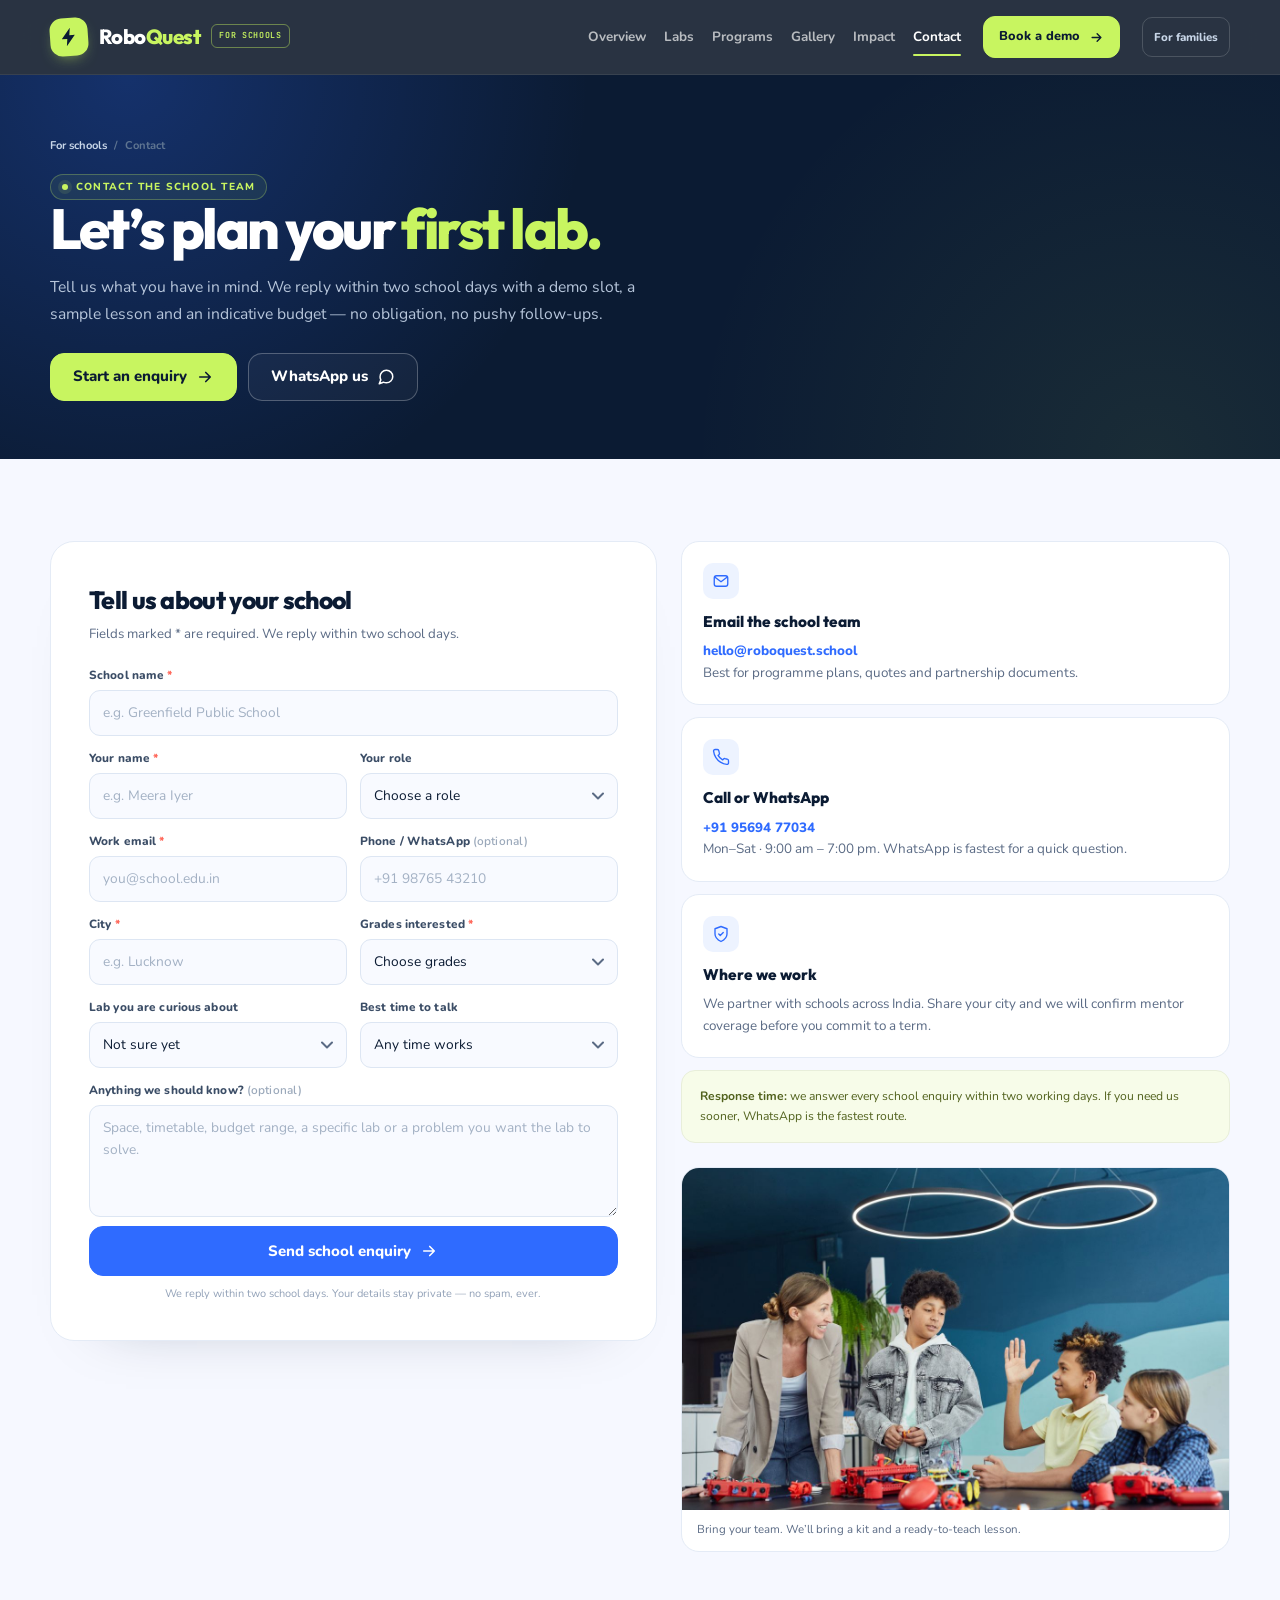
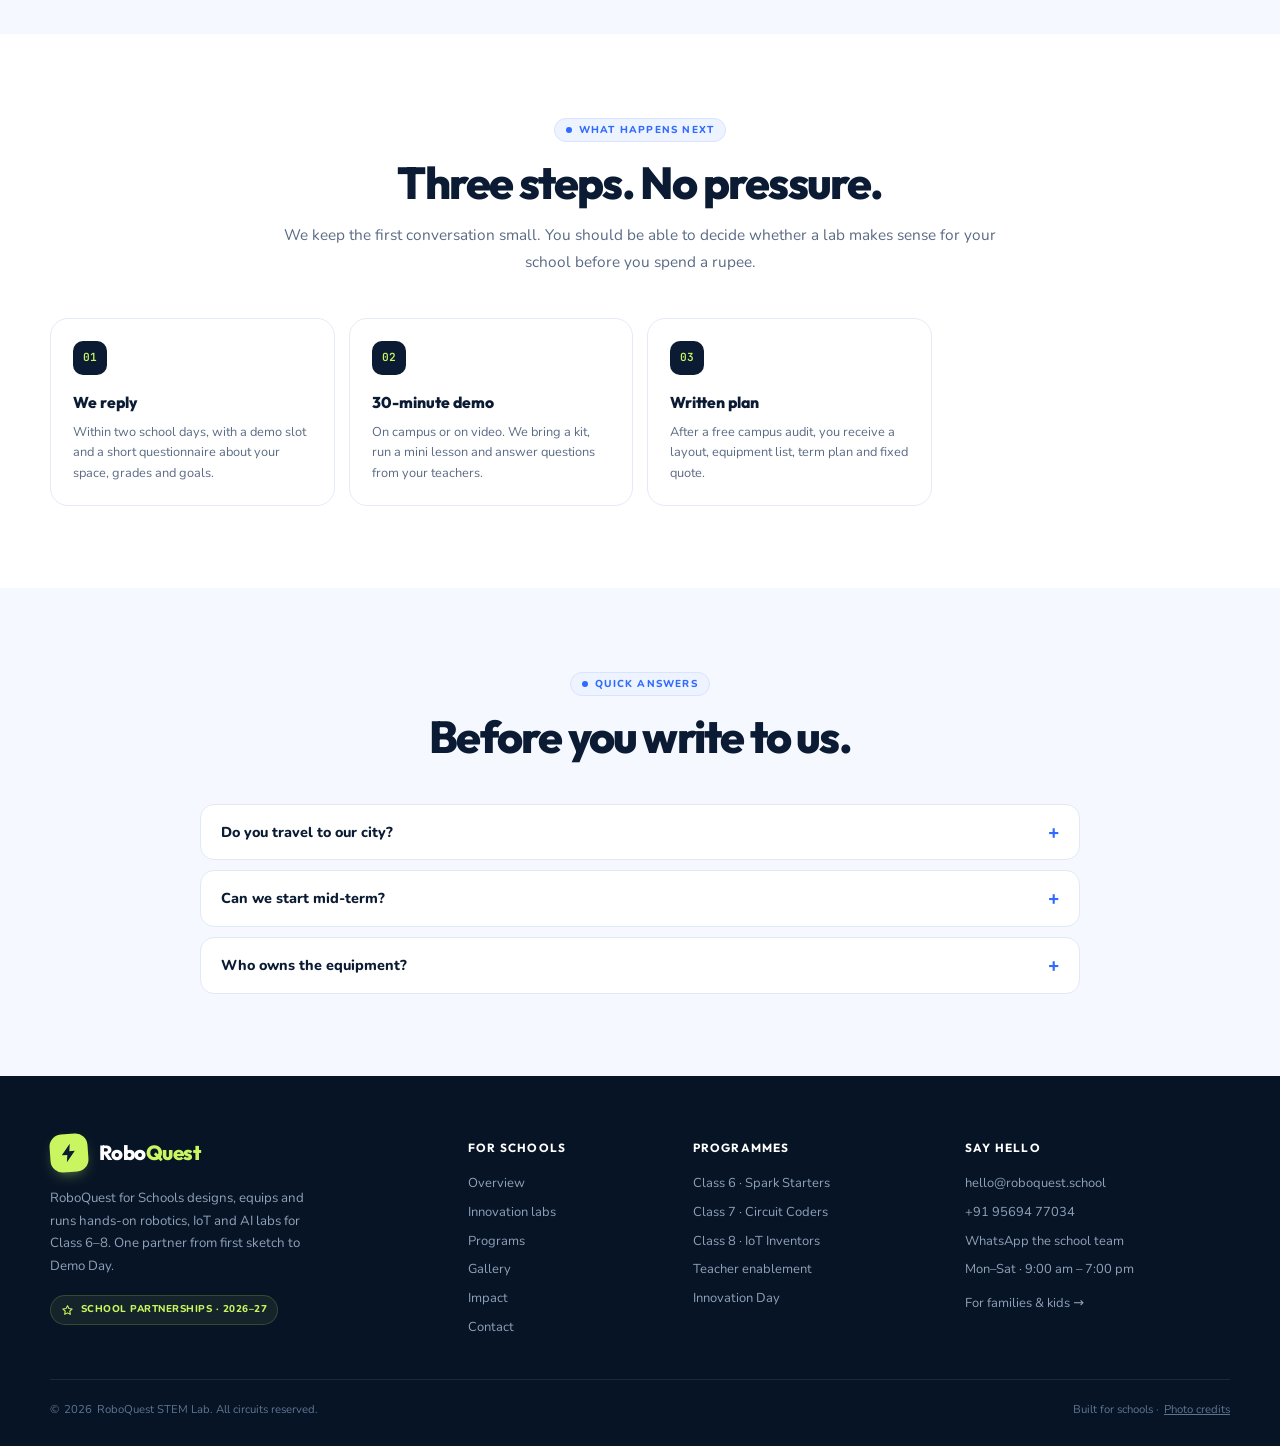
<file: contact.html>
<!DOCTYPE html>
<html lang="en">
<head>
  <meta charset="UTF-8">
  <meta name="viewport" content="width=device-width, initial-scale=1.0">
  <title>Contact RoboQuest for Schools — Book a Campus Demo</title>
  <meta name="description" content="Book a 30-minute school demo with RoboQuest. Tell us about your campus, grades and lab goals — we reply within two school days.">
  <meta name="theme-color" content="#0b1b33">
  <link rel="icon" href="assets/img/favicon.svg" type="image/svg+xml">
  <meta property="og:title" content="Contact — RoboQuest for Schools">
  <meta property="og:description" content="Book a campus demo, request a programme plan or ask us anything about school innovation labs.">
  <meta property="og:type" content="website">
  <meta property="og:image" content="assets/img/photos/student-lab-05.jpg">
  <link rel="preconnect" href="https://fonts.googleapis.com">
  <link rel="preconnect" href="https://fonts.gstatic.com" crossorigin>
  <link href="https://fonts.googleapis.com/css2?family=JetBrains+Mono:wght@400;500;600&family=Noto+Sans+Devanagari:wght@400;600;700;800&family=Nunito:wght@400;600;700;800&family=Outfit:wght@400;500;600;700;800&display=swap" rel="stylesheet">
  <script>document.documentElement.classList.add('js');</script>
  <link rel="stylesheet" href="assets/css/styles.css">
  <link rel="stylesheet" href="assets/css/extras.css">
  <link rel="stylesheet" href="assets/css/responsive.css">
  <link rel="stylesheet" href="assets/css/schools.css">
</head>
<body class="school-body" data-page="contact">
  <a class="skip-link" href="#main">Skip to content</a>

  <header class="site-header school-header" id="siteHeader">
    <div class="container header-inner">
      <a class="logo" href="index.html" aria-label="RoboQuest home">
        <span class="logo-mark" aria-hidden="true">
          <svg viewBox="0 0 24 24" fill="currentColor"><path d="M13.5 2 4 14h6l-1 8 9.5-12h-6l1-8Z"/></svg>
        </span>
        <span>Robo<span class="logo-accent">Quest</span></span>
        <span class="school-tag">For schools</span>
      </a>

      <nav class="site-nav" id="siteNav" aria-label="School partnerships navigation">
        <ul class="nav-links">
          <li><a href="schools.html">Overview</a></li>
          <li><a href="innovation-labs.html">Labs</a></li>
          <li><a href="programs.html">Programs</a></li>
          <li><a href="gallery.html">Gallery</a></li>
          <li><a href="impact.html">Impact</a></li>
          <li><a href="contact.html" class="active" aria-current="page">Contact</a></li>
        </ul>
        <a class="btn btn-lime nav-cta" href="#enquiry">
          Book a demo
          <svg viewBox="0 0 24 24" fill="none" stroke="currentColor" stroke-width="2.2" stroke-linecap="round" stroke-linejoin="round" aria-hidden="true"><path d="M5 12h14M13 6l6 6-6 6"/></svg>
        </a>
      </nav>

      <div class="header-actions">
        <a class="school-family-link" href="index.html">For families</a>
        <button class="nav-toggle" id="navToggle" type="button" aria-expanded="false" aria-controls="siteNav" aria-label="Open menu">
          <span></span><span></span><span></span>
        </button>
      </div>
    </div>
  </header>

  <main id="main">
    <section class="school-page-hero">
      <div class="container">
        <nav class="school-breadcrumb" aria-label="Breadcrumb">
          <a href="schools.html">For schools</a>
          <span>/</span>
          <span aria-current="page">Contact</span>
        </nav>
        <span class="school-kicker">Contact the school team</span>
        <h1>Let’s plan your <span>first lab.</span></h1>
        <p>Tell us what you have in mind. We reply within two school days with a demo slot, a sample lesson and an indicative budget — no obligation, no pushy follow-ups.</p>
        <div class="school-hero-actions">
          <a class="btn btn-lime" href="#enquiry">
            Start an enquiry
            <svg viewBox="0 0 24 24" fill="none" stroke="currentColor" stroke-width="2.2" stroke-linecap="round" stroke-linejoin="round" aria-hidden="true"><path d="M5 12h14M13 6l6 6-6 6"/></svg>
          </a>
          <a class="btn btn-ghost" href="https://wa.me/919569477034" target="_blank" rel="noopener">
            WhatsApp us
            <svg viewBox="0 0 24 24" fill="none" stroke="currentColor" stroke-width="2" stroke-linecap="round" stroke-linejoin="round" aria-hidden="true"><path d="M21 11.5a8.4 8.4 0 0 1-8.5 8.3 8.9 8.9 0 0 1-4-.9L3 21l2.1-5.2a8.2 8.2 0 0 1-1-4A8.4 8.4 0 0 1 12.5 3 8.4 8.4 0 0 1 21 11.5Z"/></svg>
          </a>
        </div>
      </div>
    </section>

    <section class="school-section" id="enquiry">
      <div class="container">
        <h2 class="sr-only">Contact the school team</h2>
        <div class="school-contact-grid">
          <div class="school-contact-card">
            <div class="form-head" data-form-head>
              <h3>Tell us about your school</h3>
              <p>Fields marked * are required. We reply within two school days.</p>
            </div>

            <form data-school-form novalidate>
              <div class="form-grid">
                <div class="field full">
                  <label for="schoolName">School name <span class="req" aria-hidden="true">*</span></label>
                  <input type="text" id="schoolName" name="schoolName" autocomplete="organization" placeholder="e.g. Greenfield Public School" required>
                  <p class="error" aria-live="polite"></p>
                </div>
                <div class="field">
                  <label for="contactName">Your name <span class="req" aria-hidden="true">*</span></label>
                  <input type="text" id="contactName" name="contactName" autocomplete="name" placeholder="e.g. Meera Iyer" required>
                  <p class="error" aria-live="polite"></p>
                </div>
                <div class="field">
                  <label for="role">Your role</label>
                  <select id="role" name="role">
                    <option value="">Choose a role</option>
                    <option>Principal</option>
                    <option>Vice-principal</option>
                    <option>Science coordinator</option>
                    <option>STEM / ATL in-charge</option>
                    <option>Teacher</option>
                    <option>Other</option>
                  </select>
                </div>
                <div class="field">
                  <label for="workEmail">Work email <span class="req" aria-hidden="true">*</span></label>
                  <input type="email" id="workEmail" name="workEmail" autocomplete="email" placeholder="you@school.edu.in" required>
                  <p class="error" aria-live="polite"></p>
                </div>
                <div class="field">
                  <label for="phone">Phone / WhatsApp <span class="optional">(optional)</span></label>
                  <input type="tel" id="phone" name="phone" autocomplete="tel" placeholder="+91 98765 43210">
                  <p class="error" aria-live="polite"></p>
                </div>
                <div class="field">
                  <label for="city">City <span class="req" aria-hidden="true">*</span></label>
                  <input type="text" id="city" name="city" autocomplete="address-level2" placeholder="e.g. Lucknow" required>
                  <p class="error" aria-live="polite"></p>
                </div>
                <div class="field">
                  <label for="grades">Grades interested <span class="req" aria-hidden="true">*</span></label>
                  <select id="grades" name="grades" required>
                    <option value="">Choose grades</option>
                    <option>Class 6 only</option>
                    <option>Classes 6–7</option>
                    <option>Classes 6–8</option>
                    <option>Whole middle school</option>
                    <option>Not sure yet</option>
                  </select>
                  <p class="error" aria-live="polite"></p>
                </div>
                <div class="field">
                  <label for="labInterest">Lab you are curious about</label>
                  <select id="labInterest" name="labInterest">
                    <option value="">Not sure yet</option>
                    <option>AI &amp; Robotics</option>
                    <option>IoT &amp; Sensors</option>
                    <option>Composite Skill Lab</option>
                    <option>Space &amp; Drone</option>
                    <option>VR &amp; AR</option>
                    <option>Tinkering &amp; Maker</option>
                  </select>
                </div>
                <div class="field">
                  <label for="preferredTime">Best time to talk</label>
                  <select id="preferredTime" name="preferredTime">
                    <option value="">Any time works</option>
                    <option>Weekday morning</option>
                    <option>Weekday afternoon</option>
                    <option>Saturday morning</option>
                    <option>Saturday afternoon</option>
                  </select>
                </div>
                <div class="field full">
                  <label for="message">Anything we should know? <span class="optional">(optional)</span></label>
                  <textarea id="message" name="message" rows="4" placeholder="Space, timetable, budget range, a specific lab or a problem you want the lab to solve."></textarea>
                </div>
              </div>
              <button class="btn btn-primary btn-block" type="submit">
                Send school enquiry
                <svg viewBox="0 0 24 24" fill="none" stroke="currentColor" stroke-width="2.2" stroke-linecap="round" stroke-linejoin="round" aria-hidden="true"><path d="M5 12h14M13 6l6 6-6 6"/></svg>
              </button>
              <p class="form-note">We reply within two school days. Your details stay private — no spam, ever.</p>
            </form>

            <div class="enroll-success" data-form-success hidden role="status" tabindex="-1">
              <div class="success-icon" aria-hidden="true">
                <svg viewBox="0 0 24 24" fill="none" stroke="currentColor" stroke-width="2.6" stroke-linecap="round" stroke-linejoin="round"><path d="M20 6 9 17l-5-5"/></svg>
              </div>
              <h3>Enquiry received.</h3>
              <p data-success-text>We have logged your enquiry and will reply within two school days.</p>
              <button class="btn btn-outline" type="button" data-form-reset>Send another enquiry</button>
            </div>
          </div>

          <aside class="school-contact-aside">
            <div class="school-contact-item">
              <span class="school-contact-icon" aria-hidden="true">
                <svg viewBox="0 0 24 24" fill="none" stroke="currentColor" stroke-width="1.8" stroke-linecap="round" stroke-linejoin="round"><rect x="3" y="5" width="18" height="14" rx="3"/><path d="m4 7 8 6 8-6"/></svg>
              </span>
              <h3>Email the school team</h3>
              <a href="mailto:hello@roboquest.school">hello@roboquest.school</a>
              <p>Best for programme plans, quotes and partnership documents.</p>
            </div>

            <div class="school-contact-item">
              <span class="school-contact-icon" aria-hidden="true">
                <svg viewBox="0 0 24 24" fill="none" stroke="currentColor" stroke-width="1.8" stroke-linecap="round" stroke-linejoin="round"><path d="M22 16.9v3a2 2 0 0 1-2.2 2 19.8 19.8 0 0 1-8.6-3.1 19.5 19.5 0 0 1-6-6A19.8 19.8 0 0 1 2.1 4.2 2 2 0 0 1 4.1 2h3a2 2 0 0 1 2 1.7c.1 1 .4 1.9.7 2.8a2 2 0 0 1-.4 2.1L8.1 9.9a16 16 0 0 0 6 6l1.3-1.3a2 2 0 0 1 2.1-.4c.9.3 1.8.6 2.8.7a2 2 0 0 1 1.7 2Z"/></svg>
              </span>
              <h3>Call or WhatsApp</h3>
              <a href="tel:+919569477034">+91&nbsp;95694&nbsp;77034</a>
              <p>Mon–Sat · 9:00 am – 7:00 pm. WhatsApp is fastest for a quick question.</p>
            </div>

            <div class="school-contact-item">
              <span class="school-contact-icon" aria-hidden="true">
                <svg viewBox="0 0 24 24" fill="none" stroke="currentColor" stroke-width="1.8" stroke-linecap="round" stroke-linejoin="round"><path d="M12 22s8-4 8-10V5l-8-3-8 3v7c0 6 8 10 8 10Z"/><path d="m9 12 2 2 4-4"/></svg>
              </span>
              <h3>Where we work</h3>
              <p>We partner with schools across India. Share your city and we will confirm mentor coverage before you commit to a term.</p>
            </div>

            <p class="school-note"><strong>Response time:</strong> we answer every school enquiry within two working days. If you need us sooner, WhatsApp is the fastest route.</p>

            <figure class="school-contact-photo">
              <img src="assets/img/photos/student-lab-05.jpg" alt="A teacher and three students testing wheeled robots together at a shared lab bench." width="800" height="500" loading="lazy">
              <figcaption>Bring your team. We’ll bring a kit and a ready-to-teach lesson.</figcaption>
            </figure>
          </aside>
        </div>
      </div>
    </section>

    <section class="school-section alt">
      <div class="container">
        <div class="school-head" data-reveal>
          <span class="school-eyebrow">What happens next</span>
          <h2>Three steps. No pressure.</h2>
          <p>We keep the first conversation small. You should be able to decide whether a lab makes sense for your school before you spend a rupee.</p>
        </div>

        <div class="school-steps">
          <article class="school-step" data-reveal>
            <span class="school-step-num">01</span>
            <h3>We reply</h3>
            <p>Within two school days, with a demo slot and a short questionnaire about your space, grades and goals.</p>
          </article>
          <article class="school-step" data-reveal style="--delay:.04s">
            <span class="school-step-num">02</span>
            <h3>30-minute demo</h3>
            <p>On campus or on video. We bring a kit, run a mini lesson and answer questions from your teachers.</p>
          </article>
          <article class="school-step" data-reveal style="--delay:.08s">
            <span class="school-step-num">03</span>
            <h3>Written plan</h3>
            <p>After a free campus audit, you receive a layout, equipment list, term plan and fixed quote.</p>
          </article>
        </div>
      </div>
    </section>

    <section class="school-section">
      <div class="container">
        <div class="school-head" data-reveal>
          <span class="school-eyebrow">Quick answers</span>
          <h2>Before you write to us.</h2>
        </div>

        <div class="school-faq" data-reveal>
          <details>
            <summary>Do you travel to our city?</summary>
            <p>We work with schools across India and confirm mentor coverage before quoting. For cities outside our regular routes, we can start with a teacher-training and lab-setup package, then add on-campus delivery once a cluster of schools is confirmed.</p>
          </details>
          <details>
            <summary>Can we start mid-term?</summary>
            <p>Yes. Many schools start with a six-week taster or a single Innovation Day before committing to a full term. We will map the start date to your calendar and exam weeks.</p>
          </details>
          <details>
            <summary>Who owns the equipment?</summary>
            <p>The school owns the kits and infrastructure we install. You receive a shared equipment register, and we handle replacements and consumables for the duration of the partnership.</p>
          </details>
        </div>
      </div>
    </section>
  </main>

  <footer class="site-footer">
    <div class="container">
      <div class="footer-grid">
        <div class="footer-brand">
          <a class="logo" href="schools.html" aria-label="RoboQuest for Schools home">
            <span class="logo-mark" aria-hidden="true">
              <svg viewBox="0 0 24 24" fill="currentColor"><path d="M13.5 2 4 14h6l-1 8 9.5-12h-6l1-8Z"/></svg>
            </span>
            <span>Robo<span class="logo-accent">Quest</span></span>
          </a>
          <p>RoboQuest for Schools designs, equips and runs hands-on robotics, IoT and AI labs for Class 6–8. One partner from first sketch to Demo Day.</p>
          <span class="footer-badge">
            <svg viewBox="0 0 24 24" fill="none" stroke="currentColor" stroke-width="2" stroke-linecap="round" stroke-linejoin="round" aria-hidden="true"><path d="m12 3 2.6 5.3 5.9.9-4.3 4.1 1 5.8-5.2-2.7-5.2 2.7 1-5.8L3.5 9.2l5.9-.9L12 3Z"/></svg>
            School partnerships · 2026–27
          </span>
        </div>

        <nav class="footer-col" aria-label="For schools">
          <h3>For schools</h3>
          <a href="schools.html">Overview</a>
          <a href="innovation-labs.html">Innovation labs</a>
          <a href="programs.html">Programs</a>
          <a href="gallery.html">Gallery</a>
          <a href="impact.html">Impact</a>
          <a href="contact.html">Contact</a>
        </nav>

        <nav class="footer-col" aria-label="Programmes">
          <h3>Programmes</h3>
          <a href="programs.html#class-6">Class 6 · Spark Starters</a>
          <a href="programs.html#class-7">Class 7 · Circuit Coders</a>
          <a href="programs.html#class-8">Class 8 · IoT Inventors</a>
          <a href="programs.html#teacher-studio">Teacher enablement</a>
          <a href="programs.html#innovation-day">Innovation Day</a>
        </nav>

        <div class="footer-col">
          <h3>Say hello</h3>
          <a href="mailto:hello@roboquest.school">hello@roboquest.school</a>
          <a href="tel:+919569477034">+91&nbsp;95694&nbsp;77034</a>
          <a href="https://wa.me/919569477034" target="_blank" rel="noopener">WhatsApp the school team</a>
          <p>Mon–Sat · 9:00 am – 7:00 pm</p>
          <p class="footer-small"><a href="index.html">For families &amp; kids →</a></p>
        </div>
      </div>

      <div class="footer-bottom">
        <p>© <span data-year>2026</span> RoboQuest STEM Lab. All circuits reserved.</p>
        <p>Built for schools · <a href="credits.html" style="color:inherit">Photo credits</a></p>
      </div>
    </div>
  </footer>

  <script src="assets/js/schools.js" defer></script>
</body>
</html>
</file>
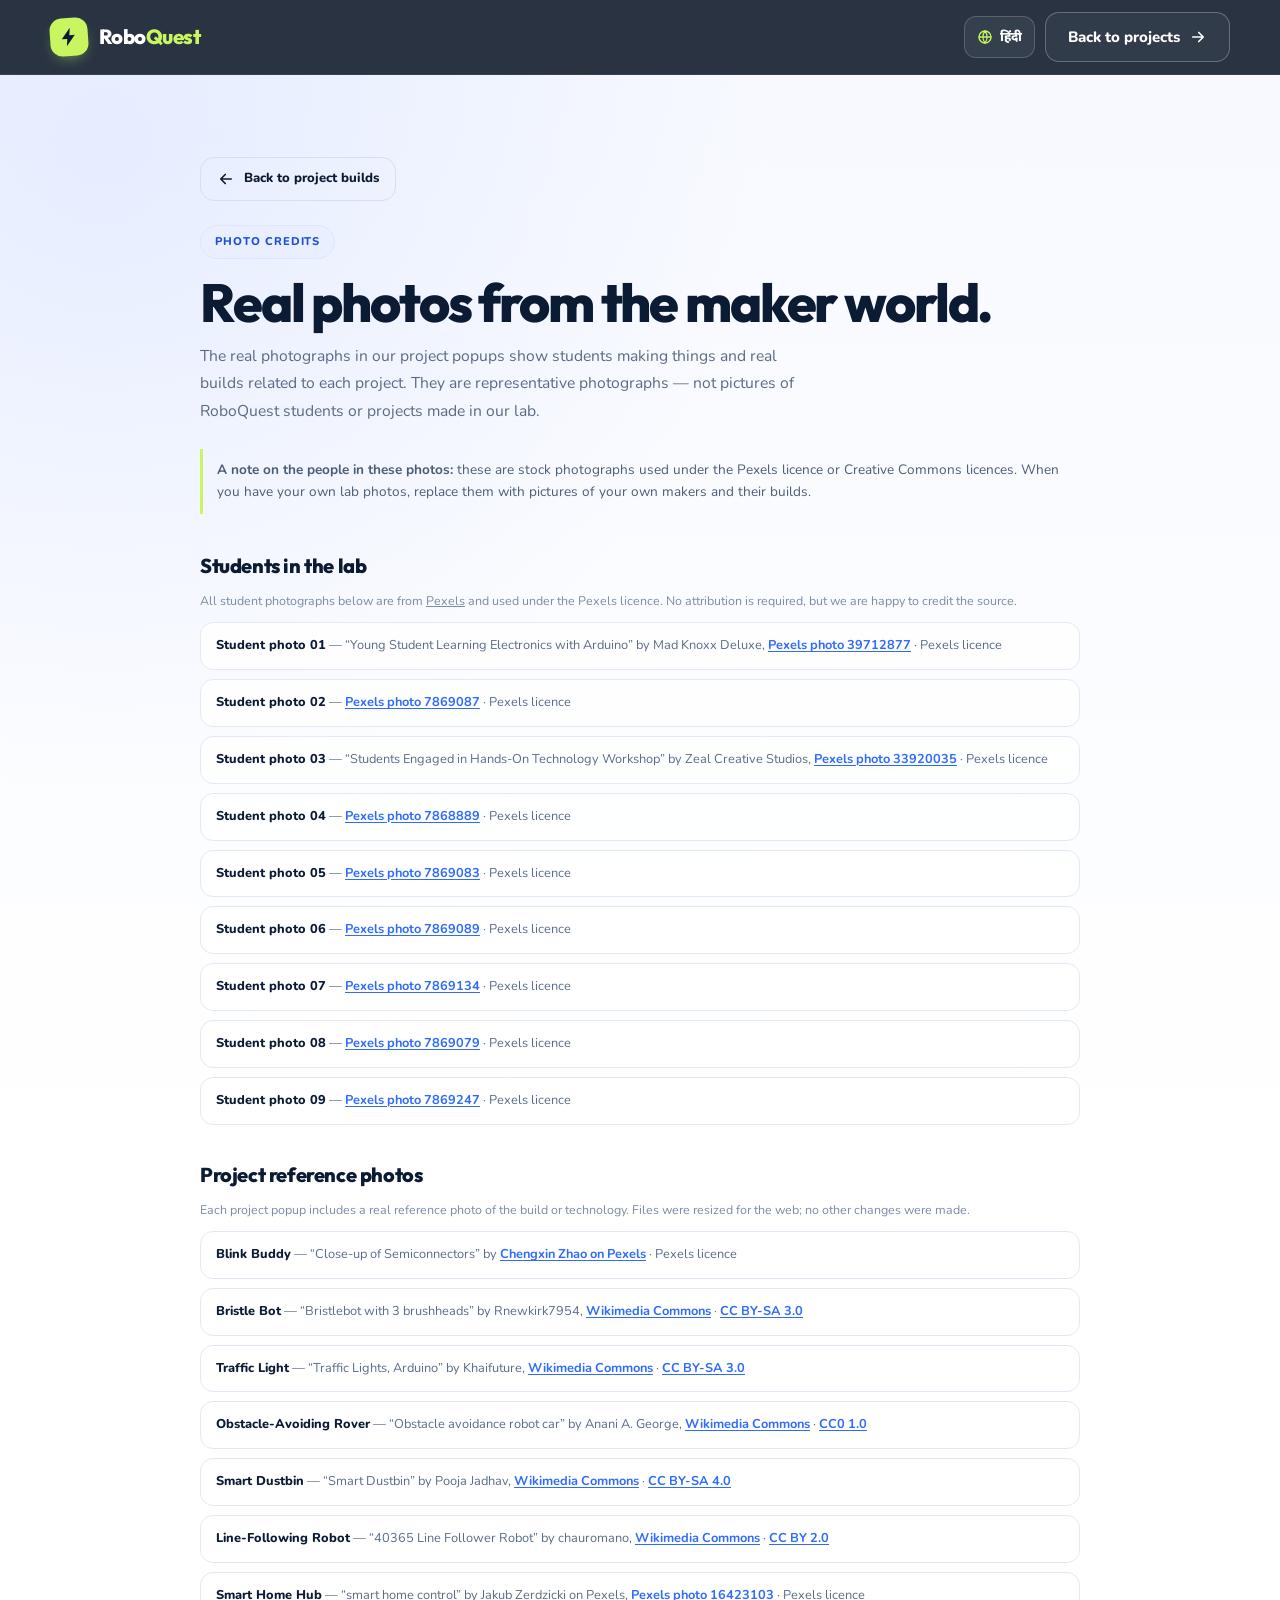
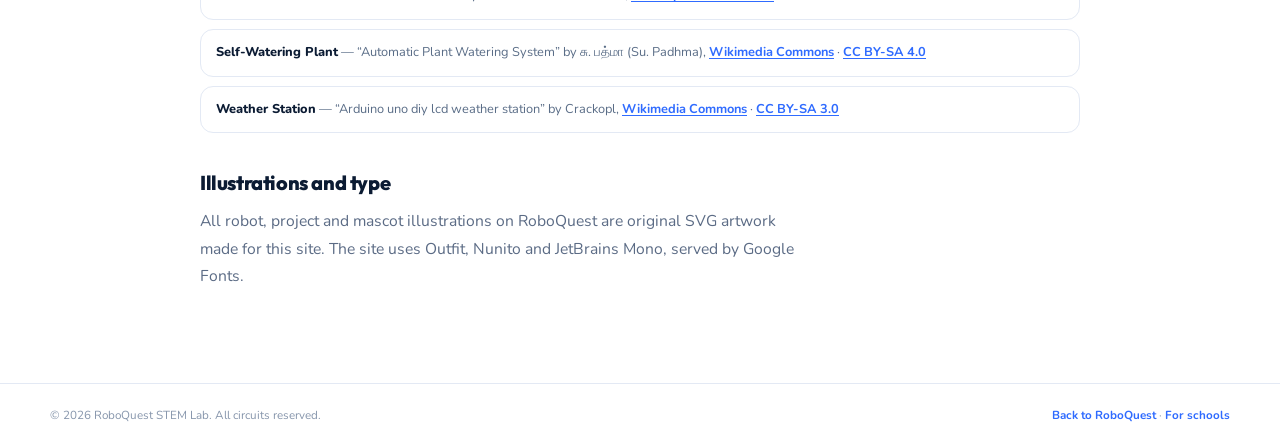
<file: credits.html>
<!DOCTYPE html>
<html lang="en">
<head>
  <meta charset="UTF-8">
  <meta name="viewport" content="width=device-width, initial-scale=1.0">
  <title>Photo credits — RoboQuest</title>
  <meta name="description" content="Photo sources, creators and licences for the real-world student and project photography used in RoboQuest build plans.">
  <meta name="theme-color" content="#0b1b33">
  <link rel="icon" href="assets/img/favicon.svg" type="image/svg+xml">
  <link rel="preconnect" href="https://fonts.googleapis.com">
  <link rel="preconnect" href="https://fonts.gstatic.com" crossorigin>
  <link href="https://fonts.googleapis.com/css2?family=JetBrains+Mono:wght@400;500;600&family=Noto+Sans+Devanagari:wght@400;600;700;800&family=Nunito:wght@400;600;700;800&family=Outfit:wght@400;500;600;700;800&display=swap" rel="stylesheet">
  <link rel="stylesheet" href="assets/css/styles.css">
  <link rel="stylesheet" href="assets/css/extras.css">
  <link rel="stylesheet" href="assets/css/responsive.css">
</head>
<body data-page="credits">
  <a class="skip-link" href="#main">Skip to content</a>

  <header class="site-header credits-header">
    <div class="container header-inner">
      <a class="logo" href="index.html" aria-label="RoboQuest home">
        <span class="logo-mark" aria-hidden="true">
          <svg viewBox="0 0 24 24" fill="currentColor"><path d="M13.5 2 4 14h6l-1 8 9.5-12h-6l1-8Z"/></svg>
        </span>
        <span>Robo<span class="logo-accent">Quest</span></span>
      </a>
      <div class="header-actions">
        <button class="lang-toggle" type="button" data-lang-toggle data-no-i18n aria-label="Switch to Hindi">
          <svg viewBox="0 0 24 24" fill="none" stroke="currentColor" stroke-width="2" stroke-linecap="round" stroke-linejoin="round" aria-hidden="true"><circle cx="12" cy="12" r="9"/><path d="M3 12h18M12 3a15 15 0 0 1 0 18M12 3a15 15 0 0 0 0 18"/></svg>
          <span data-lang-label>हिंदी</span>
        </button>
        <a class="btn btn-ghost" href="index.html#projects">
          Back to projects
          <svg viewBox="0 0 24 24" fill="none" stroke="currentColor" stroke-width="2.2" stroke-linecap="round" stroke-linejoin="round" aria-hidden="true"><path d="M5 12h14M13 6l6 6-6 6"/></svg>
        </a>
      </div>
    </div>
  </header>

  <main class="credits-page" id="main">
    <div class="container">
      <div class="credits-shell">
        <a class="credits-back btn btn-outline" href="index.html#projects">
          <svg viewBox="0 0 24 24" fill="none" stroke="currentColor" stroke-width="2.2" stroke-linecap="round" stroke-linejoin="round" aria-hidden="true"><path d="M19 12H5M11 6l-6 6 6 6"/></svg>
          Back to project builds
        </a>

        <span class="eyebrow">Photo credits</span>
        <h1>Real photos from the maker world.</h1>
        <p class="credits-lede">The real photographs in our project popups show students making things and real builds related to each project. They are representative photographs — not pictures of RoboQuest students or projects made in our lab.</p>
        <p class="credits-note"><strong>A note on the people in these photos:</strong> these are stock photographs used under the Pexels licence or Creative Commons licences. When you have your own lab photos, replace them with pictures of your own makers and their builds.</p>

        <h2>Students in the lab</h2>
        <p class="credits-sub">All student photographs below are from <a href="https://www.pexels.com/license/" target="_blank" rel="noopener">Pexels</a> and used under the Pexels licence. No attribution is required, but we are happy to credit the source.</p>
        <ul class="credits-list">
          <li><strong>Student photo 01</strong> — “Young Student Learning Electronics with Arduino” by Mad Knoxx Deluxe, <a href="https://www.pexels.com/photo/young-student-learning-electronics-with-arduino-39712877/" target="_blank" rel="noopener">Pexels photo 39712877</a> · Pexels licence</li>
          <li><strong>Student photo 02</strong> — <a href="https://www.pexels.com/photo/7869087/" target="_blank" rel="noopener">Pexels photo 7869087</a> · Pexels licence</li>
          <li><strong>Student photo 03</strong> — “Students Engaged in Hands-On Technology Workshop” by Zeal Creative Studios, <a href="https://www.pexels.com/photo/students-engaged-in-hands-on-technology-workshop-33920035/" target="_blank" rel="noopener">Pexels photo 33920035</a> · Pexels licence</li>
          <li><strong>Student photo 04</strong> — <a href="https://www.pexels.com/photo/7868889/" target="_blank" rel="noopener">Pexels photo 7868889</a> · Pexels licence</li>
          <li><strong>Student photo 05</strong> — <a href="https://www.pexels.com/photo/7869083/" target="_blank" rel="noopener">Pexels photo 7869083</a> · Pexels licence</li>
          <li><strong>Student photo 06</strong> — <a href="https://www.pexels.com/photo/7869089/" target="_blank" rel="noopener">Pexels photo 7869089</a> · Pexels licence</li>
          <li><strong>Student photo 07</strong> — <a href="https://www.pexels.com/photo/7869134/" target="_blank" rel="noopener">Pexels photo 7869134</a> · Pexels licence</li>
          <li><strong>Student photo 08</strong> — <a href="https://www.pexels.com/photo/7869079/" target="_blank" rel="noopener">Pexels photo 7869079</a> · Pexels licence</li>
          <li><strong>Student photo 09</strong> — <a href="https://www.pexels.com/photo/7869247/" target="_blank" rel="noopener">Pexels photo 7869247</a> · Pexels licence</li>
        </ul>

        <h2>Project reference photos</h2>
        <p class="credits-sub">Each project popup includes a real reference photo of the build or technology. Files were resized for the web; no other changes were made.</p>
        <ul class="credits-list">
          <li><strong>Blink Buddy</strong> — “Close-up of Semiconnectors” by <a href="https://www.pexels.com/photo/close-up-of-semiconnectors-15470542/" target="_blank" rel="noopener">Chengxin Zhao on Pexels</a> · Pexels licence</li>
          <li><strong>Bristle Bot</strong> — “Bristlebot with 3 brushheads” by Rnewkirk7954, <a href="https://commons.wikimedia.org/wiki/File:Bristlebot_with_3_brushheads.JPG" target="_blank" rel="noopener">Wikimedia Commons</a> · <a href="https://creativecommons.org/licenses/by-sa/3.0/" target="_blank" rel="noopener">CC BY-SA 3.0</a></li>
          <li><strong>Traffic Light</strong> — “Traffic Lights, Arduino” by Khaifuture, <a href="https://commons.wikimedia.org/wiki/File:Traffic_Lights,_Arduino.jpg" target="_blank" rel="noopener">Wikimedia Commons</a> · <a href="https://creativecommons.org/licenses/by-sa/3.0/" target="_blank" rel="noopener">CC BY-SA 3.0</a></li>
          <li><strong>Obstacle-Avoiding Rover</strong> — “Obstacle avoidance robot car” by Anani A. George, <a href="https://commons.wikimedia.org/wiki/File:Obstacle_avoidance_robot_car.jpg" target="_blank" rel="noopener">Wikimedia Commons</a> · <a href="https://creativecommons.org/publicdomain/zero/1.0/" target="_blank" rel="noopener">CC0 1.0</a></li>
          <li><strong>Smart Dustbin</strong> — “Smart Dustbin” by Pooja Jadhav, <a href="https://commons.wikimedia.org/wiki/File:Smart_Dustbin.jpg" target="_blank" rel="noopener">Wikimedia Commons</a> · <a href="https://creativecommons.org/licenses/by-sa/4.0/" target="_blank" rel="noopener">CC BY-SA 4.0</a></li>
          <li><strong>Line-Following Robot</strong> — “40365 Line Follower Robot” by chauromano, <a href="https://commons.wikimedia.org/wiki/File:40365_Line_Follower_Robot.jpg" target="_blank" rel="noopener">Wikimedia Commons</a> · <a href="https://creativecommons.org/licenses/by/2.0/" target="_blank" rel="noopener">CC BY 2.0</a></li>
          <li><strong>Smart Home Hub</strong> — “smart home control” by Jakub Zerdzicki on Pexels, <a href="https://www.pexels.com/photo/smart-home-control-16423103/" target="_blank" rel="noopener">Pexels photo 16423103</a> · Pexels licence</li>
          <li><strong>Self-Watering Plant</strong> — “Automatic Plant Watering System” by சு. பத்மா (Su. Padhma), <a href="https://commons.wikimedia.org/wiki/File:Automatic_Plant_Watering_System.jpg" target="_blank" rel="noopener">Wikimedia Commons</a> · <a href="https://creativecommons.org/licenses/by-sa/4.0/" target="_blank" rel="noopener">CC BY-SA 4.0</a></li>
          <li><strong>Weather Station</strong> — “Arduino uno diy lcd weather station” by Crackopl, <a href="https://commons.wikimedia.org/wiki/File:Arduino_uno_diy_lcd_weather_station.jpg" target="_blank" rel="noopener">Wikimedia Commons</a> · <a href="https://creativecommons.org/licenses/by-sa/3.0/" target="_blank" rel="noopener">CC BY-SA 3.0</a></li>
        </ul>

        <h2>Illustrations and type</h2>
        <p class="credits-lede">All robot, project and mascot illustrations on RoboQuest are original SVG artwork made for this site. The site uses Outfit, Nunito and JetBrains Mono, served by Google Fonts.</p>
      </div>
    </div>
  </main>

  <footer class="credits-footer">
    <div class="container">
      <span>© 2026 RoboQuest STEM Lab. All circuits reserved.</span>
      <span><a href="index.html">Back to RoboQuest</a> · <a href="schools.html">For schools</a></span>
    </div>
  </footer>
  <script src="assets/js/i18n.js" defer></script>
</body>
</html>
</file>
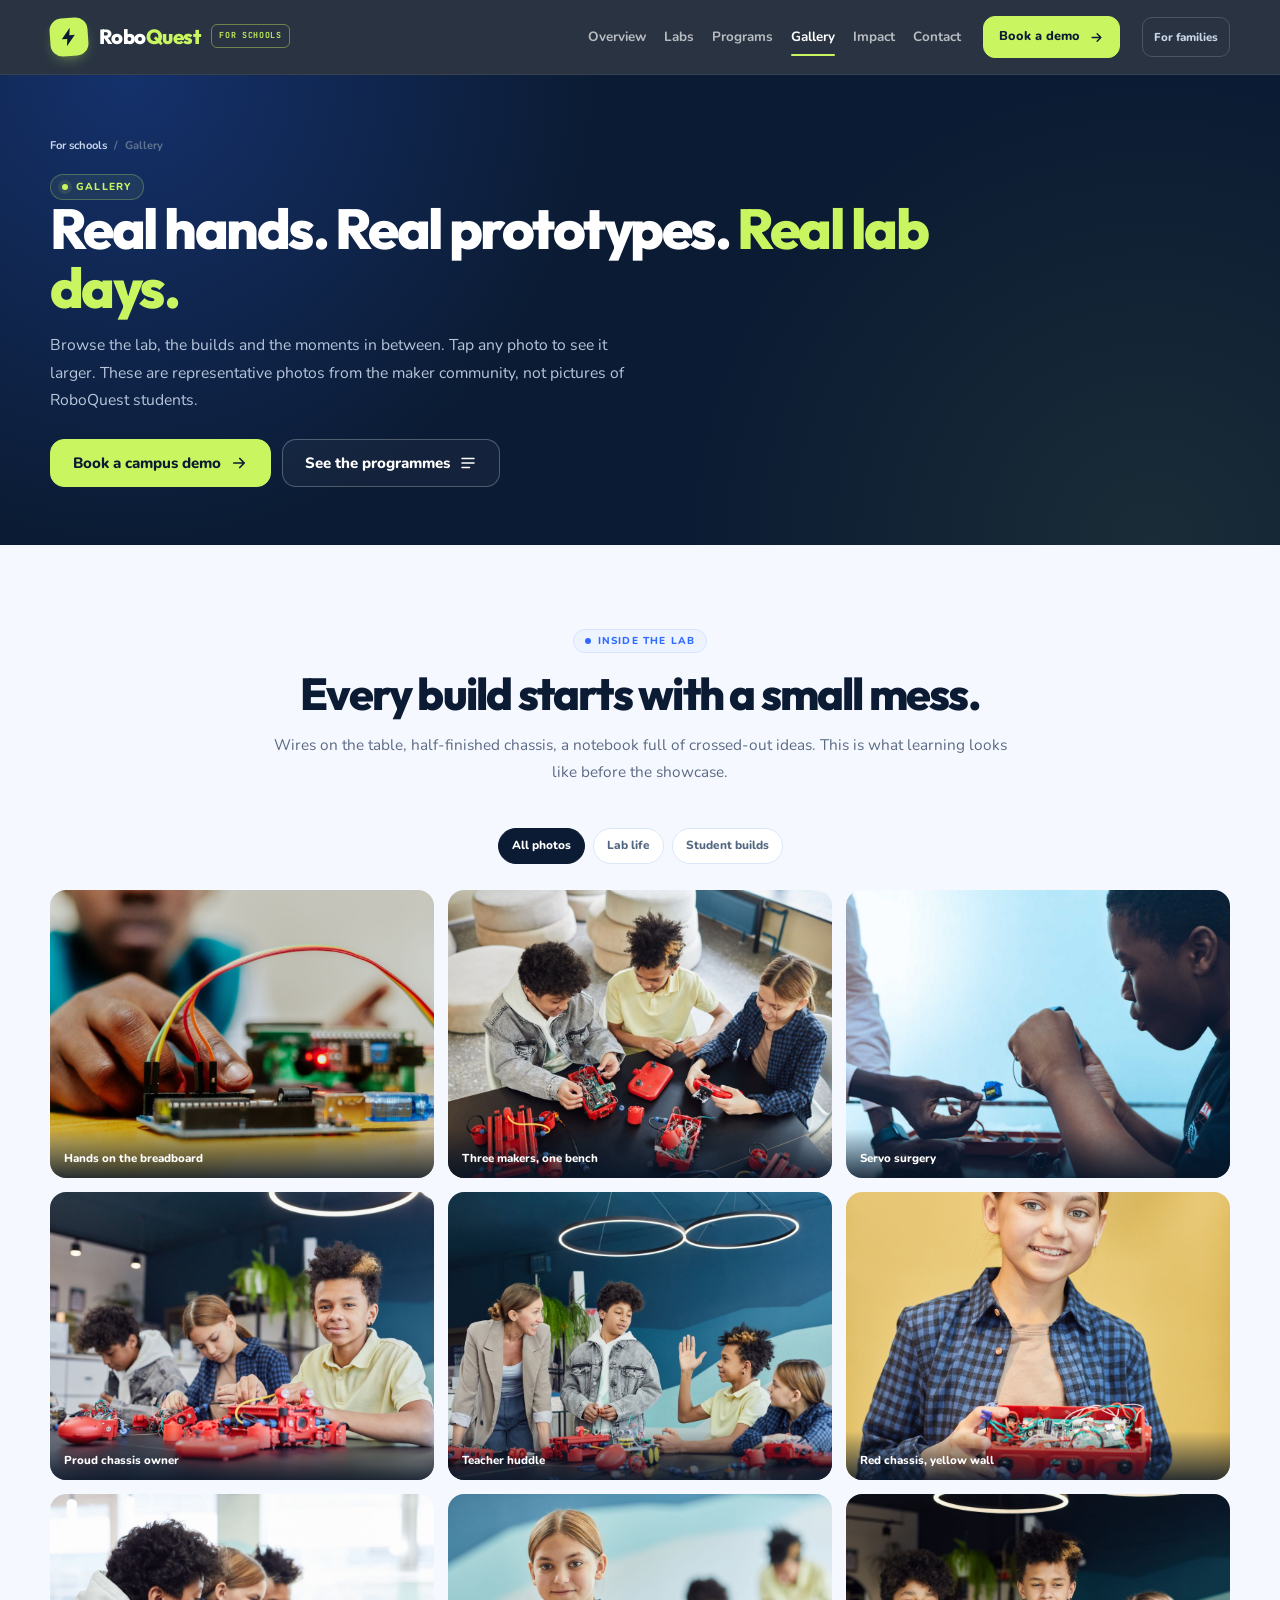
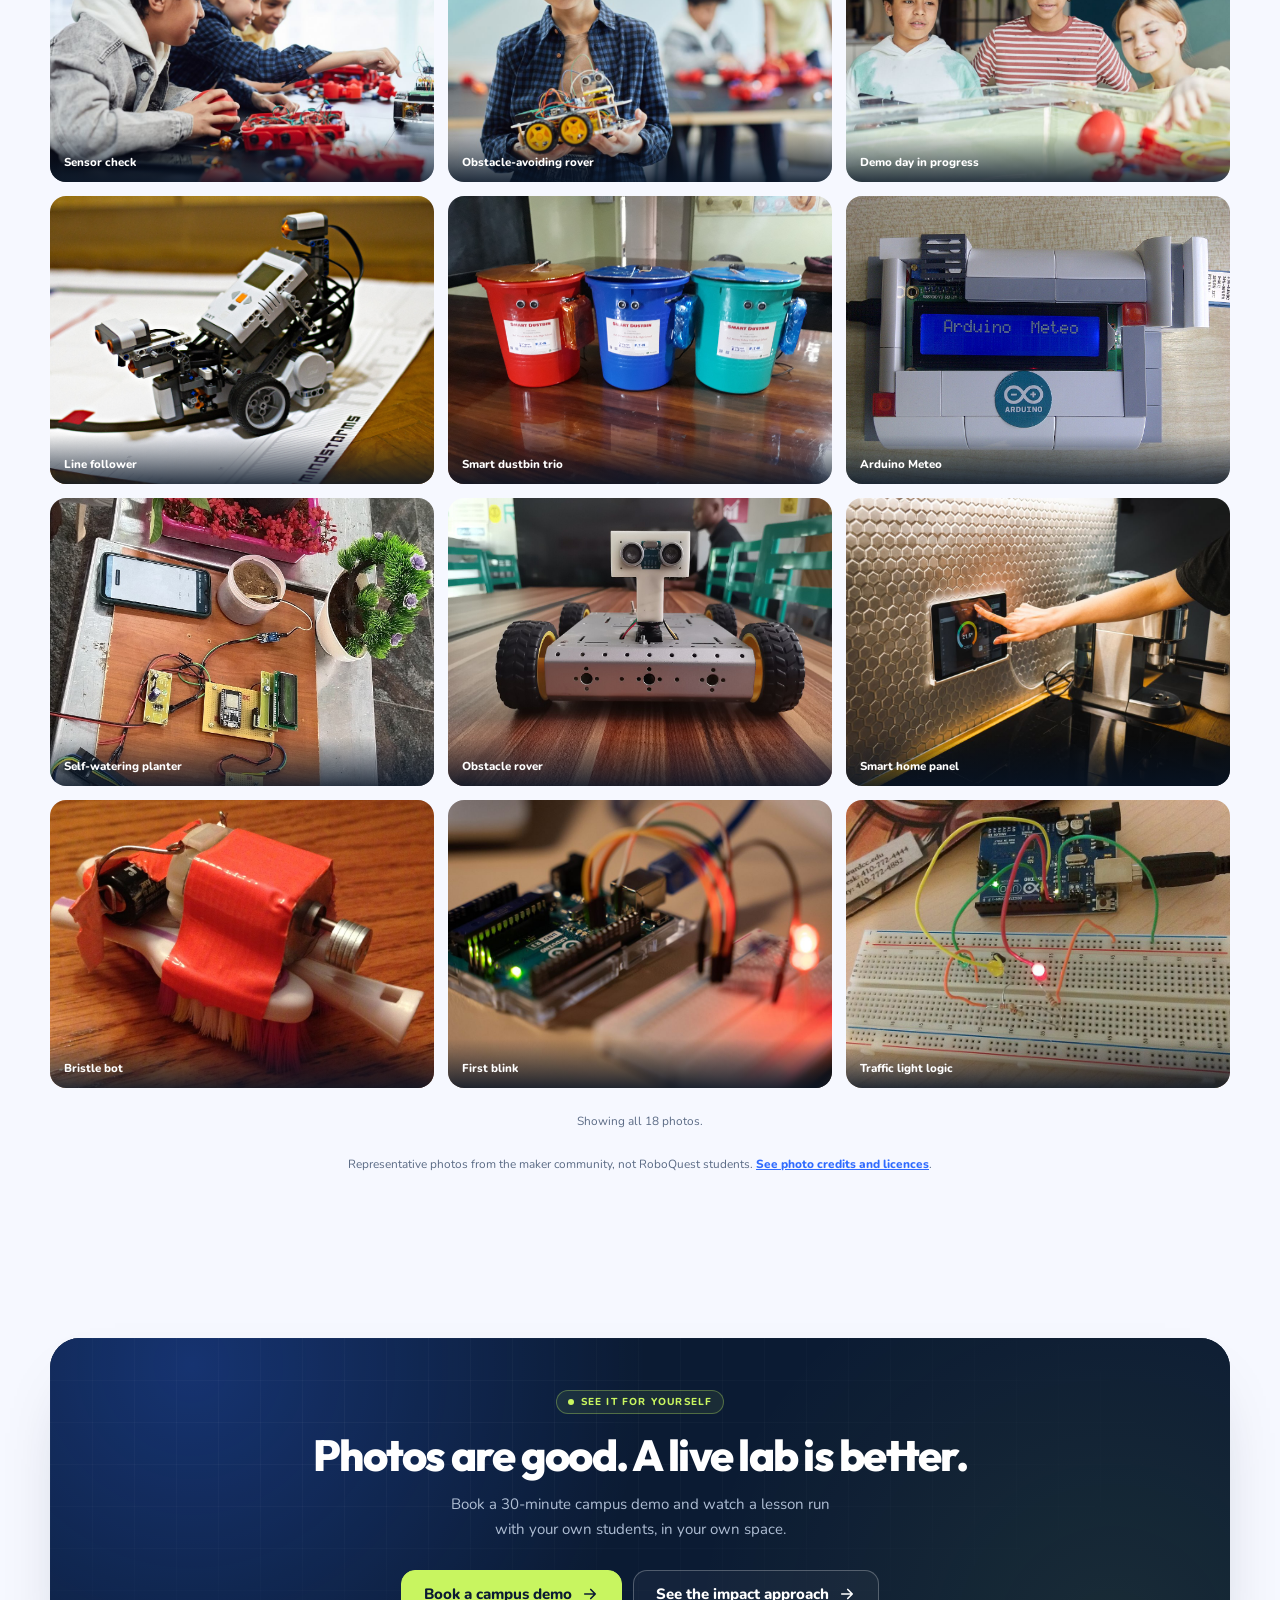
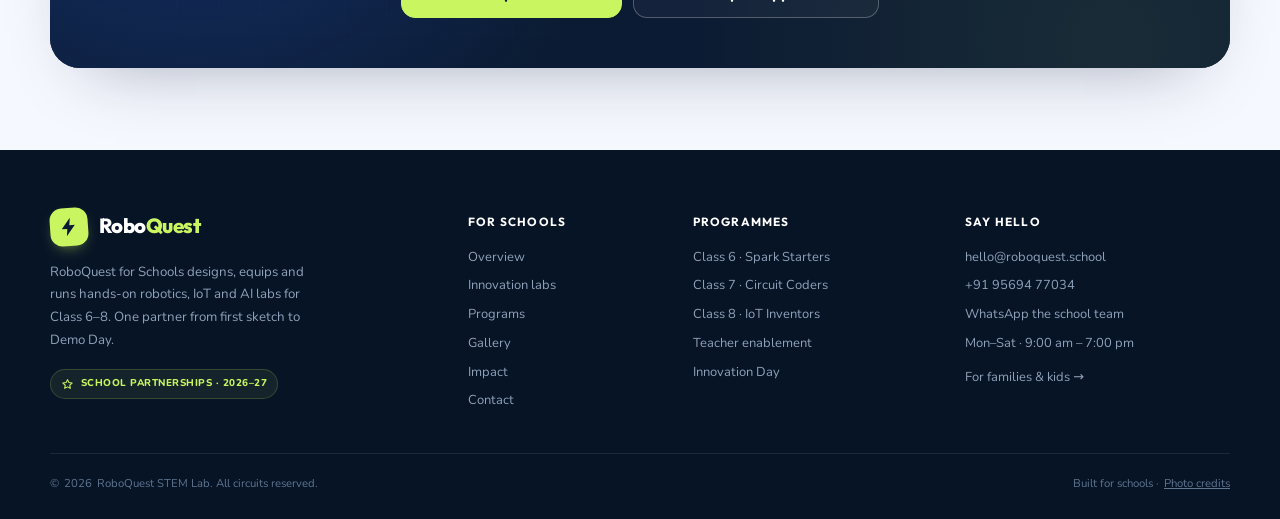
<file: gallery.html>
<!DOCTYPE html>
<html lang="en">
<head>
  <meta charset="UTF-8">
  <meta name="viewport" content="width=device-width, initial-scale=1.0">
  <title>School Lab Gallery — Robotics, IoT &amp; Student Builds | RoboQuest</title>
  <meta name="description" content="See the RoboQuest school lab in action: students wiring circuits, testing robots, presenting projects and building real IoT prototypes.">
  <meta name="theme-color" content="#0b1b33">
  <link rel="icon" href="assets/img/favicon.svg" type="image/svg+xml">
  <meta property="og:title" content="Gallery — RoboQuest for Schools">
  <meta property="og:description" content="Real hands, real prototypes, real lab days. Explore the RoboQuest school gallery.">
  <meta property="og:type" content="website">
  <meta property="og:image" content="assets/img/photos/student-lab-02.jpg">
  <link rel="preconnect" href="https://fonts.googleapis.com">
  <link rel="preconnect" href="https://fonts.gstatic.com" crossorigin>
  <link href="https://fonts.googleapis.com/css2?family=JetBrains+Mono:wght@400;500;600&family=Noto+Sans+Devanagari:wght@400;600;700;800&family=Nunito:wght@400;600;700;800&family=Outfit:wght@400;500;600;700;800&display=swap" rel="stylesheet">
  <script>document.documentElement.classList.add('js');</script>
  <link rel="stylesheet" href="assets/css/styles.css">
  <link rel="stylesheet" href="assets/css/extras.css">
  <link rel="stylesheet" href="assets/css/responsive.css">
  <link rel="stylesheet" href="assets/css/schools.css">
</head>
<body class="school-body" data-page="gallery">
  <a class="skip-link" href="#main">Skip to content</a>

  <header class="site-header school-header" id="siteHeader">
    <div class="container header-inner">
      <a class="logo" href="index.html" aria-label="RoboQuest home">
        <span class="logo-mark" aria-hidden="true">
          <svg viewBox="0 0 24 24" fill="currentColor"><path d="M13.5 2 4 14h6l-1 8 9.5-12h-6l1-8Z"/></svg>
        </span>
        <span>Robo<span class="logo-accent">Quest</span></span>
        <span class="school-tag">For schools</span>
      </a>

      <nav class="site-nav" id="siteNav" aria-label="School partnerships navigation">
        <ul class="nav-links">
          <li><a href="schools.html">Overview</a></li>
          <li><a href="innovation-labs.html">Labs</a></li>
          <li><a href="programs.html">Programs</a></li>
          <li><a href="gallery.html" class="active" aria-current="page">Gallery</a></li>
          <li><a href="impact.html">Impact</a></li>
          <li><a href="contact.html">Contact</a></li>
        </ul>
        <a class="btn btn-lime nav-cta" href="contact.html">
          Book a demo
          <svg viewBox="0 0 24 24" fill="none" stroke="currentColor" stroke-width="2.2" stroke-linecap="round" stroke-linejoin="round" aria-hidden="true"><path d="M5 12h14M13 6l6 6-6 6"/></svg>
        </a>
      </nav>

      <div class="header-actions">
        <a class="school-family-link" href="index.html">For families</a>
        <button class="nav-toggle" id="navToggle" type="button" aria-expanded="false" aria-controls="siteNav" aria-label="Open menu">
          <span></span><span></span><span></span>
        </button>
      </div>
    </div>
  </header>

  <main id="main">
    <section class="school-page-hero">
      <div class="container">
        <nav class="school-breadcrumb" aria-label="Breadcrumb">
          <a href="schools.html">For schools</a>
          <span>/</span>
          <span aria-current="page">Gallery</span>
        </nav>
        <span class="school-kicker">Gallery</span>
        <h1>Real hands. Real prototypes. <span>Real lab days.</span></h1>
        <p>Browse the lab, the builds and the moments in between. Tap any photo to see it larger. These are representative photos from the maker community, not pictures of RoboQuest students.</p>
        <div class="school-hero-actions">
          <a class="btn btn-lime" href="contact.html">
            Book a campus demo
            <svg viewBox="0 0 24 24" fill="none" stroke="currentColor" stroke-width="2.2" stroke-linecap="round" stroke-linejoin="round" aria-hidden="true"><path d="M5 12h14M13 6l6 6-6 6"/></svg>
          </a>
          <a class="btn btn-ghost" href="programs.html">
            See the programmes
            <svg viewBox="0 0 24 24" fill="none" stroke="currentColor" stroke-width="2" stroke-linecap="round" stroke-linejoin="round" aria-hidden="true"><path d="M4 6h16M4 12h16M4 18h10"/></svg>
          </a>
        </div>
      </div>
    </section>

    <section class="school-section" data-gallery-section>
      <div class="container">
        <div class="school-head" data-reveal>
          <span class="school-eyebrow">Inside the lab</span>
          <h2>Every build starts with a small mess.</h2>
          <p>Wires on the table, half-finished chassis, a notebook full of crossed-out ideas. This is what learning looks like before the showcase.</p>
        </div>

        <div class="school-filter-row" role="group" aria-label="Filter gallery photos" data-reveal>
          <button class="school-filter is-active" type="button" data-gallery-filter="all" aria-pressed="true">All photos</button>
          <button class="school-filter" type="button" data-gallery-filter="lab" aria-pressed="false">Lab life</button>
          <button class="school-filter" type="button" data-gallery-filter="builds" aria-pressed="false">Student builds</button>
        </div>

        <div class="school-gallery" id="schoolGallery" data-reveal>
          <button class="school-gallery-item" type="button" data-gallery-cat="lab" data-caption="Hands on the breadboard — first circuit checks.">
            <img src="assets/img/photos/student-lab-01.jpg" alt="Close-up of a student connecting jumper wires to a breadboard and Arduino board." width="800" height="600" loading="lazy">
            <span>Hands on the breadboard</span>
          </button>
          <button class="school-gallery-item" type="button" data-gallery-cat="lab" data-caption="Three makers, one bench — sharing parts and ideas.">
            <img src="assets/img/photos/student-lab-02.jpg" alt="Three students collaborating around a table of red robotics kits and circuit boards." width="800" height="600" loading="lazy">
            <span>Three makers, one bench</span>
          </button>
          <button class="school-gallery-item" type="button" data-gallery-cat="lab" data-caption="Servo surgery — a close-up of small parts and steady hands.">
            <img src="assets/img/photos/student-lab-03.jpg" alt="Close-up of a student connecting a small blue servo motor to a circuit." width="800" height="600" loading="lazy">
            <span>Servo surgery</span>
          </button>
          <button class="school-gallery-item" type="button" data-gallery-cat="lab" data-caption="Proud chassis owner — the build is almost ready.">
            <img src="assets/img/photos/student-lab-04.jpg" alt="A smiling student holding a red robot chassis with classmates working behind him." width="800" height="600" loading="lazy">
            <span>Proud chassis owner</span>
          </button>
          <button class="school-gallery-item" type="button" data-gallery-cat="lab" data-caption="Teacher huddle — checking the wiring before power-on.">
            <img src="assets/img/photos/student-lab-05.jpg" alt="A teacher and three students testing wheeled robots together at a shared lab bench." width="800" height="600" loading="lazy">
            <span>Teacher huddle</span>
          </button>
          <button class="school-gallery-item" type="button" data-gallery-cat="lab" data-caption="Red chassis, yellow wall — a build worth showing off.">
            <img src="assets/img/photos/student-lab-06.jpg" alt="A student holding up a red robot chassis against a yellow wall." width="800" height="600" loading="lazy">
            <span>Red chassis, yellow wall</span>
          </button>
          <button class="school-gallery-item" type="button" data-gallery-cat="lab" data-caption="Sensor check — the robot sees what the team sees.">
            <img src="assets/img/photos/student-lab-07.jpg" alt="Students testing a small robot at a bench while a teammate points to the sensor." width="800" height="600" loading="lazy">
            <span>Sensor check</span>
          </button>
          <button class="school-gallery-item" type="button" data-gallery-cat="lab" data-caption="Obstacle-avoiding rover — built, wired and ready to drive.">
            <img src="assets/img/photos/student-lab-08.jpg" alt="A student holding a small obstacle-avoiding robot with an ultrasonic sensor and yellow wheels." width="800" height="600" loading="lazy">
            <span>Obstacle-avoiding rover</span>
          </button>
          <button class="school-gallery-item" type="button" data-gallery-cat="lab" data-caption="Demo day in progress — the audience leans in.">
            <img src="assets/img/photos/student-lab-09.jpg" alt="Students presenting and watching a project demonstration together." width="800" height="600" loading="lazy">
            <span>Demo day in progress</span>
          </button>

          <button class="school-gallery-item" type="button" data-gallery-cat="builds" data-caption="Line follower — a LEGO Mindstorms robot staying on track.">
            <img src="assets/img/photos/project-line-follower.jpg" alt="A LEGO Mindstorms robot following a dark line on a printed track." width="800" height="600" loading="lazy">
            <span>Line follower</span>
          </button>
          <button class="school-gallery-item" type="button" data-gallery-cat="builds" data-caption="Smart dustbin trio — sensors, servos and very friendly faces.">
            <img src="assets/img/photos/project-smart-dustbin.jpg" alt="Three brightly coloured smart dustbins with sensor eyes and labelled lids." width="800" height="600" loading="lazy">
            <span>Smart dustbin trio</span>
          </button>
          <button class="school-gallery-item" type="button" data-gallery-cat="builds" data-caption="Arduino Meteo — temperature and humidity on a blue LCD.">
            <img src="assets/img/photos/project-weather-station.jpg" alt="An Arduino weather station with a blue LCD display showing temperature and humidity readings." width="800" height="600" loading="lazy">
            <span>Arduino Meteo</span>
          </button>
          <button class="school-gallery-item" type="button" data-gallery-cat="builds" data-caption="Self-watering planter — a soil sensor decides when to pump.">
            <img src="assets/img/photos/project-plant-waterer.jpg" alt="A self-watering planter prototype with a soil sensor, pump and electronics laid out on a board." width="800" height="600" loading="lazy">
            <span>Self-watering planter</span>
          </button>
          <button class="school-gallery-item" type="button" data-gallery-cat="builds" data-caption="Obstacle rover — ultrasonic eyes and a mind of its own.">
            <img src="assets/img/photos/project-obstacle-rover.jpg" alt="A small wheeled robot with an ultrasonic sensor mounted on the front." width="800" height="600" loading="lazy">
            <span>Obstacle rover</span>
          </button>
          <button class="school-gallery-item" type="button" data-gallery-cat="builds" data-caption="Smart home panel — one tap for lights, fan and temperature.">
            <img src="assets/img/photos/project-smart-home.jpg" alt="A hand adjusting a wall-mounted smart home control panel." width="800" height="600" loading="lazy">
            <span>Smart home panel</span>
          </button>
          <button class="school-gallery-item" type="button" data-gallery-cat="builds" data-caption="Bristle bot — a brush, a motor and a surprisingly fast little robot.">
            <img src="assets/img/photos/project-bristle-bot.jpg" alt="A small bristle bot made from a brush head, motor and battery." width="800" height="600" loading="lazy">
            <span>Bristle bot</span>
          </button>
          <button class="school-gallery-item" type="button" data-gallery-cat="builds" data-caption="First blink — the LED that starts every robotics journey.">
            <img src="assets/img/photos/arduino-led.jpg" alt="Close-up of an Arduino board with a glowing LED and jumper wires." width="800" height="600" loading="lazy">
            <span>First blink</span>
          </button>
          <button class="school-gallery-item" type="button" data-gallery-cat="builds" data-caption="Traffic light logic — sequencing, timing and safe crossings.">
            <img src="assets/img/photos/project-traffic-light.jpg" alt="A model traffic light built with an Arduino and coloured LEDs." width="800" height="600" loading="lazy">
            <span>Traffic light logic</span>
          </button>
        </div>

        <p class="school-gallery-note" id="galleryStatus" role="status">Showing all 18 photos.</p>
        <p class="school-gallery-note">Representative photos from the maker community, not RoboQuest students. <a href="credits.html">See photo credits and licences</a>.</p>
      </div>
    </section>

    <section class="school-cta">
      <div class="container">
        <div class="school-cta-card is-single">
          <div class="school-cta-copy">
            <span class="school-eyebrow">See it for yourself</span>
            <h2>Photos are good. A live lab is better.</h2>
            <p>Book a 30-minute campus demo and watch a lesson run with your own students, in your own space.</p>
            <div class="school-hero-actions">
              <a class="btn btn-lime" href="contact.html">
                Book a campus demo
                <svg viewBox="0 0 24 24" fill="none" stroke="currentColor" stroke-width="2.2" stroke-linecap="round" stroke-linejoin="round" aria-hidden="true"><path d="M5 12h14M13 6l6 6-6 6"/></svg>
              </a>
              <a class="btn btn-ghost" href="impact.html">See the impact approach
                <svg viewBox="0 0 24 24" fill="none" stroke="currentColor" stroke-width="2.2" stroke-linecap="round" stroke-linejoin="round" aria-hidden="true"><path d="M5 12h14M13 6l6 6-6 6"/></svg>
              </a>
            </div>
          </div>
        </div>
      </div>
    </section>
  </main>

  <footer class="site-footer">
    <div class="container">
      <div class="footer-grid">
        <div class="footer-brand">
          <a class="logo" href="schools.html" aria-label="RoboQuest for Schools home">
            <span class="logo-mark" aria-hidden="true">
              <svg viewBox="0 0 24 24" fill="currentColor"><path d="M13.5 2 4 14h6l-1 8 9.5-12h-6l1-8Z"/></svg>
            </span>
            <span>Robo<span class="logo-accent">Quest</span></span>
          </a>
          <p>RoboQuest for Schools designs, equips and runs hands-on robotics, IoT and AI labs for Class 6–8. One partner from first sketch to Demo Day.</p>
          <span class="footer-badge">
            <svg viewBox="0 0 24 24" fill="none" stroke="currentColor" stroke-width="2" stroke-linecap="round" stroke-linejoin="round" aria-hidden="true"><path d="m12 3 2.6 5.3 5.9.9-4.3 4.1 1 5.8-5.2-2.7-5.2 2.7 1-5.8L3.5 9.2l5.9-.9L12 3Z"/></svg>
            School partnerships · 2026–27
          </span>
        </div>

        <nav class="footer-col" aria-label="For schools">
          <h3>For schools</h3>
          <a href="schools.html">Overview</a>
          <a href="innovation-labs.html">Innovation labs</a>
          <a href="programs.html">Programs</a>
          <a href="gallery.html">Gallery</a>
          <a href="impact.html">Impact</a>
          <a href="contact.html">Contact</a>
        </nav>

        <nav class="footer-col" aria-label="Programmes">
          <h3>Programmes</h3>
          <a href="programs.html#class-6">Class 6 · Spark Starters</a>
          <a href="programs.html#class-7">Class 7 · Circuit Coders</a>
          <a href="programs.html#class-8">Class 8 · IoT Inventors</a>
          <a href="programs.html#teacher-studio">Teacher enablement</a>
          <a href="programs.html#innovation-day">Innovation Day</a>
        </nav>

        <div class="footer-col">
          <h3>Say hello</h3>
          <a href="mailto:hello@roboquest.school">hello@roboquest.school</a>
          <a href="tel:+919569477034">+91&nbsp;95694&nbsp;77034</a>
          <a href="https://wa.me/919569477034" target="_blank" rel="noopener">WhatsApp the school team</a>
          <p>Mon–Sat · 9:00 am – 7:00 pm</p>
          <p class="footer-small"><a href="index.html">For families &amp; kids →</a></p>
        </div>
      </div>

      <div class="footer-bottom">
        <p>© <span data-year>2026</span> RoboQuest STEM Lab. All circuits reserved.</p>
        <p>Built for schools · <a href="credits.html" style="color:inherit">Photo credits</a></p>
      </div>
    </div>
  </footer>

  <div class="school-lightbox" id="schoolLightbox" hidden role="dialog" aria-modal="true" aria-label="Photo preview">
    <button class="school-lightbox-close" id="schoolLightboxClose" type="button" data-close-lightbox aria-label="Close photo">
      <svg viewBox="0 0 24 24" fill="none" stroke="currentColor" stroke-width="2.4" stroke-linecap="round" aria-hidden="true"><path d="M6 6l12 12M18 6 6 18"/></svg>
    </button>
    <div class="school-lightbox-inner">
      <img id="schoolLightboxImg" src="assets/img/photos/student-lab-01.jpg" alt="" width="1200" height="900">
      <p id="schoolLightboxCaption"></p>
    </div>
  </div>

  <script src="assets/js/schools.js" defer></script>
</body>
</html>
</file>
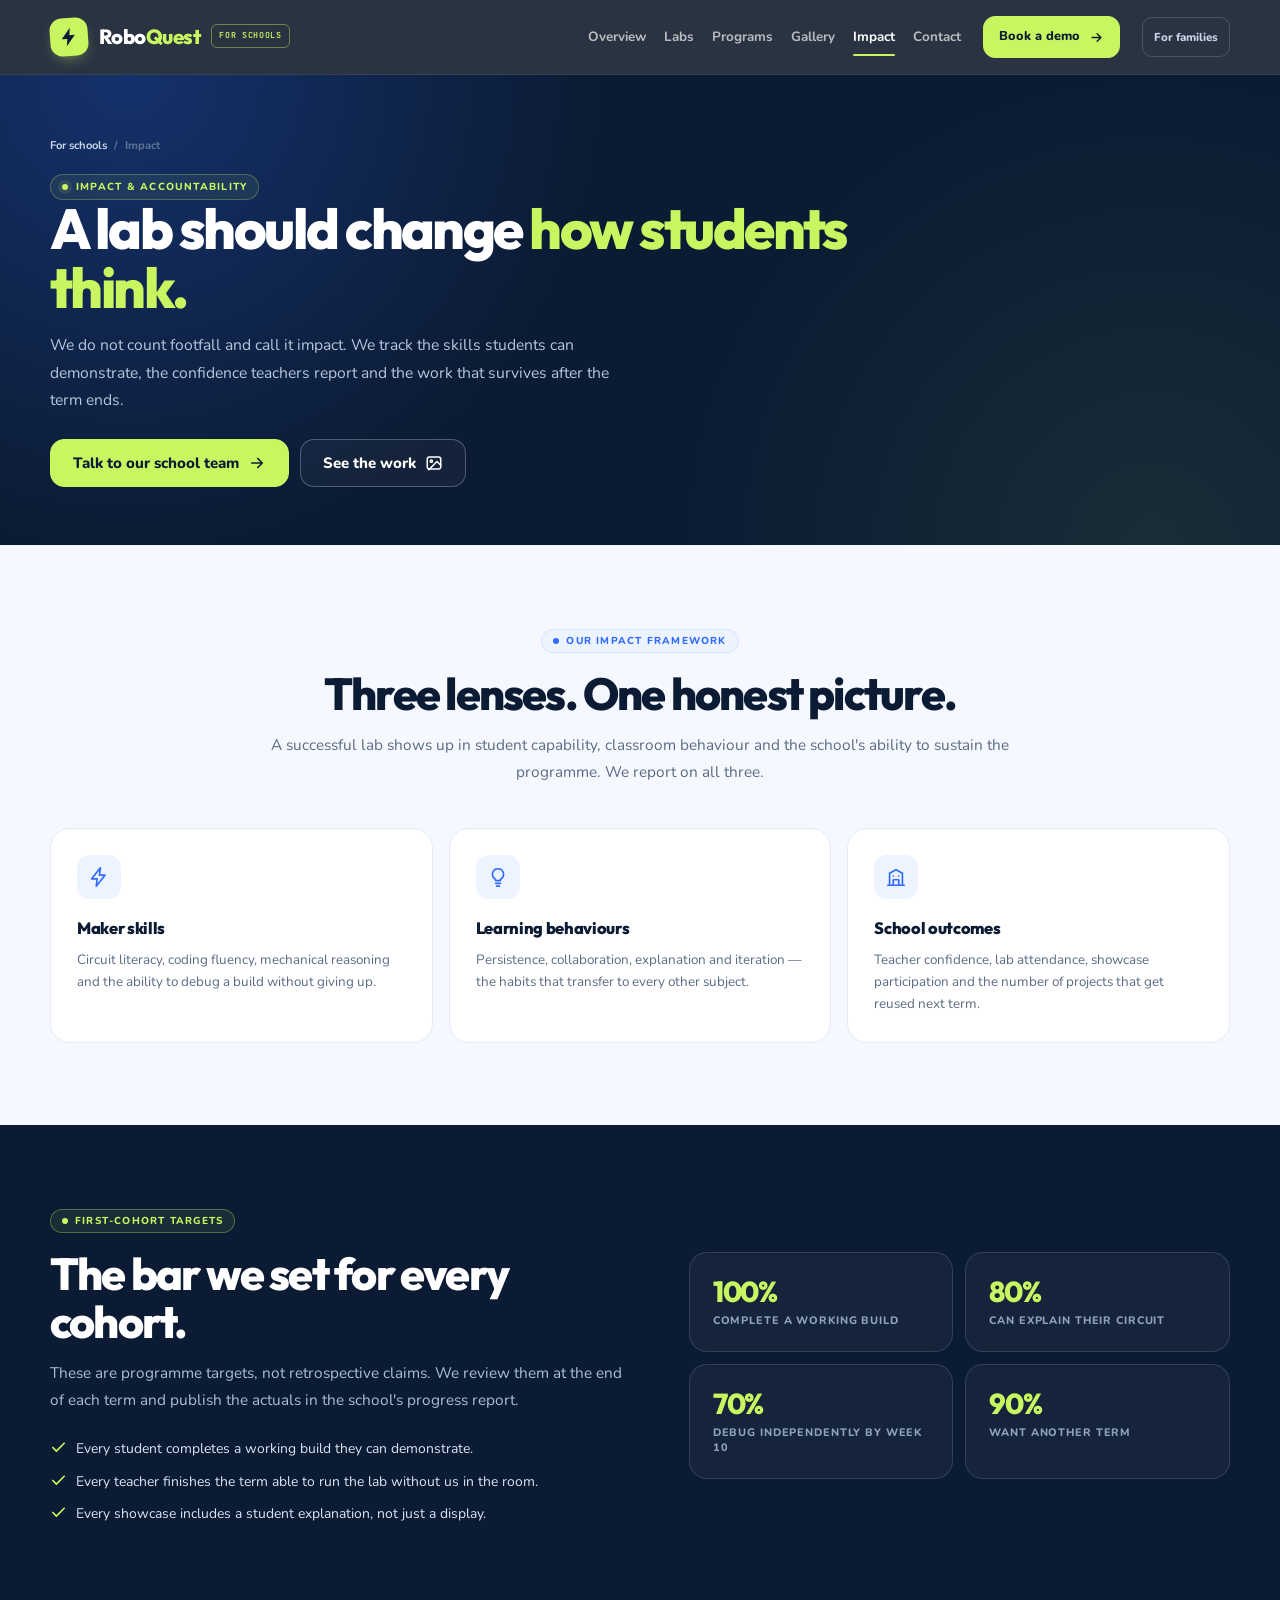
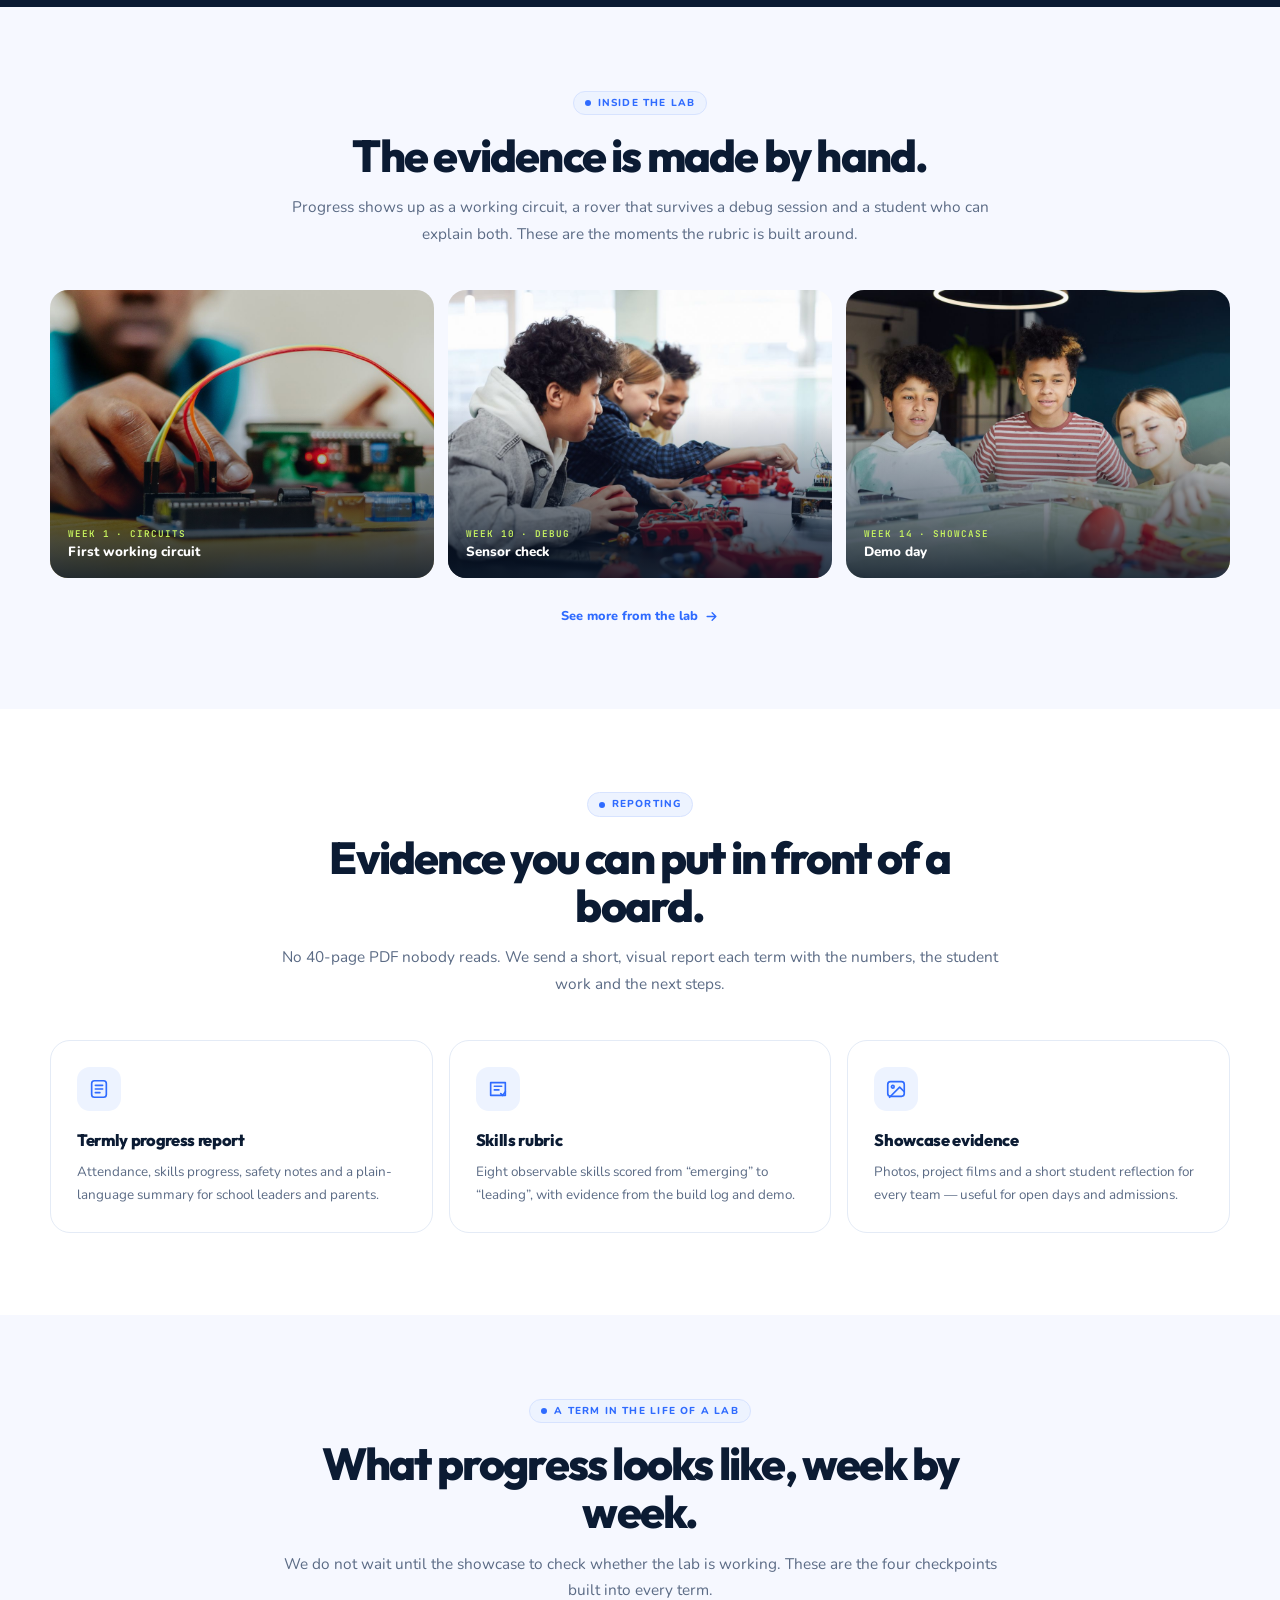
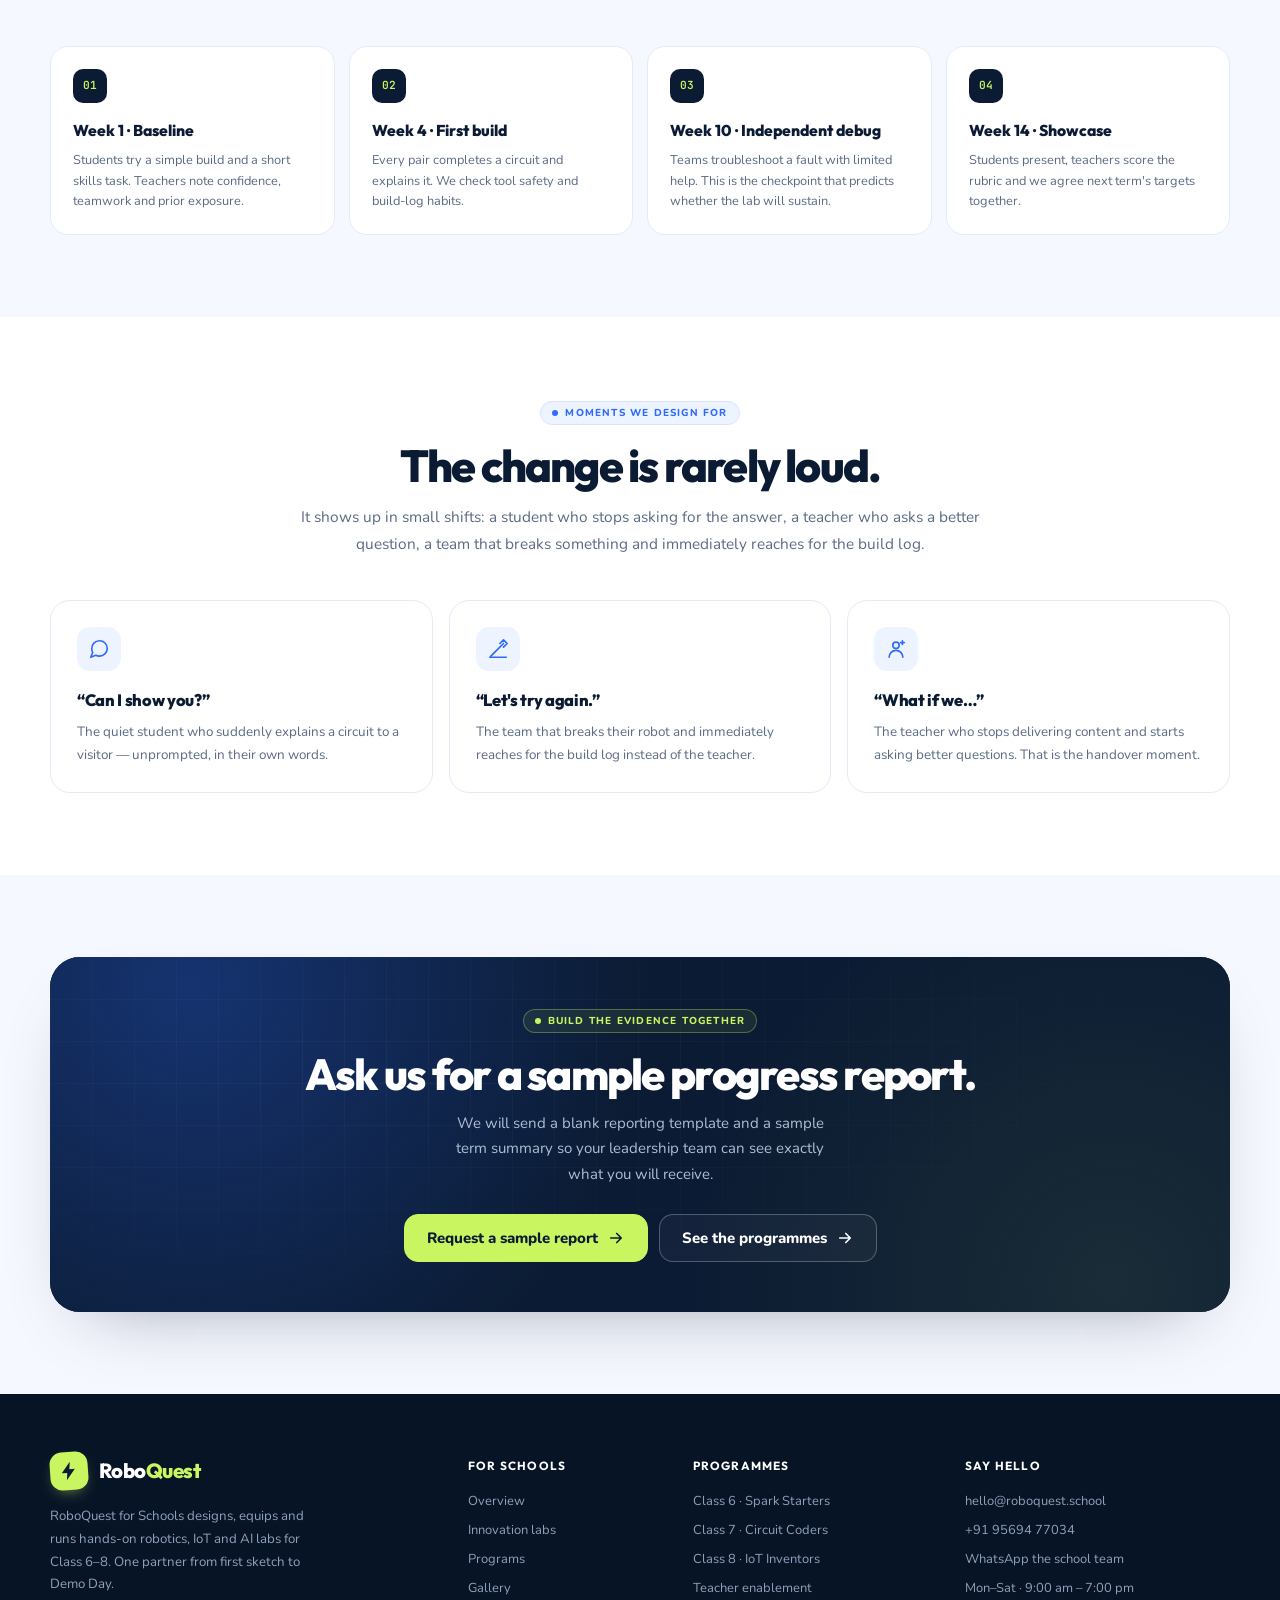
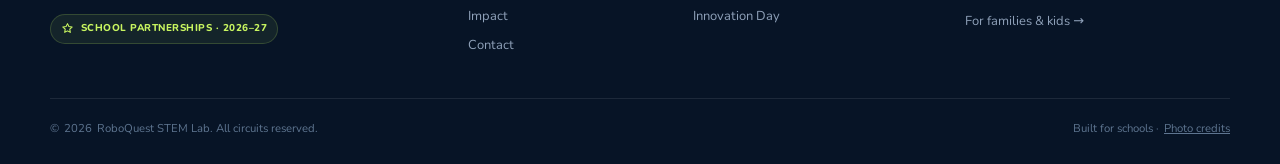
<file: impact.html>
<!DOCTYPE html>
<html lang="en">
<head>
  <meta charset="UTF-8">
  <meta name="viewport" content="width=device-width, initial-scale=1.0">
  <title>Impact &amp; Accountability — School Innovation Labs | RoboQuest</title>
  <meta name="description" content="How RoboQuest measures the impact of a school innovation lab: maker skills, learning behaviours, teacher confidence and termly reporting.">
  <meta name="theme-color" content="#0b1b33">
  <link rel="icon" href="assets/img/favicon.svg" type="image/svg+xml">
  <meta property="og:title" content="Impact — RoboQuest for Schools">
  <meta property="og:description" content="We track what students can demonstrate, not just what they attended. See our impact framework and reporting.">
  <meta property="og:type" content="website">
  <meta property="og:image" content="assets/img/photos/student-lab-09.jpg">
  <link rel="preconnect" href="https://fonts.googleapis.com">
  <link rel="preconnect" href="https://fonts.gstatic.com" crossorigin>
  <link href="https://fonts.googleapis.com/css2?family=JetBrains+Mono:wght@400;500;600&family=Noto+Sans+Devanagari:wght@400;600;700;800&family=Nunito:wght@400;600;700;800&family=Outfit:wght@400;500;600;700;800&display=swap" rel="stylesheet">
  <script>document.documentElement.classList.add('js');</script>
  <link rel="stylesheet" href="assets/css/styles.css">
  <link rel="stylesheet" href="assets/css/extras.css">
  <link rel="stylesheet" href="assets/css/responsive.css">
  <link rel="stylesheet" href="assets/css/schools.css">
</head>
<body class="school-body" data-page="impact">
  <a class="skip-link" href="#main">Skip to content</a>

  <header class="site-header school-header" id="siteHeader">
    <div class="container header-inner">
      <a class="logo" href="index.html" aria-label="RoboQuest home">
        <span class="logo-mark" aria-hidden="true">
          <svg viewBox="0 0 24 24" fill="currentColor"><path d="M13.5 2 4 14h6l-1 8 9.5-12h-6l1-8Z"/></svg>
        </span>
        <span>Robo<span class="logo-accent">Quest</span></span>
        <span class="school-tag">For schools</span>
      </a>

      <nav class="site-nav" id="siteNav" aria-label="School partnerships navigation">
        <ul class="nav-links">
          <li><a href="schools.html">Overview</a></li>
          <li><a href="innovation-labs.html">Labs</a></li>
          <li><a href="programs.html">Programs</a></li>
          <li><a href="gallery.html">Gallery</a></li>
          <li><a href="impact.html" class="active" aria-current="page">Impact</a></li>
          <li><a href="contact.html">Contact</a></li>
        </ul>
        <a class="btn btn-lime nav-cta" href="contact.html">
          Book a demo
          <svg viewBox="0 0 24 24" fill="none" stroke="currentColor" stroke-width="2.2" stroke-linecap="round" stroke-linejoin="round" aria-hidden="true"><path d="M5 12h14M13 6l6 6-6 6"/></svg>
        </a>
      </nav>

      <div class="header-actions">
        <a class="school-family-link" href="index.html">For families</a>
        <button class="nav-toggle" id="navToggle" type="button" aria-expanded="false" aria-controls="siteNav" aria-label="Open menu">
          <span></span><span></span><span></span>
        </button>
      </div>
    </div>
  </header>

  <main id="main">
    <section class="school-page-hero">
      <div class="container">
        <nav class="school-breadcrumb" aria-label="Breadcrumb">
          <a href="schools.html">For schools</a>
          <span>/</span>
          <span aria-current="page">Impact</span>
        </nav>
        <span class="school-kicker">Impact &amp; accountability</span>
        <h1>A lab should change <span>how students think.</span></h1>
        <p>We do not count footfall and call it impact. We track the skills students can demonstrate, the confidence teachers report and the work that survives after the term ends.</p>
        <div class="school-hero-actions">
          <a class="btn btn-lime" href="contact.html">
            Talk to our school team
            <svg viewBox="0 0 24 24" fill="none" stroke="currentColor" stroke-width="2.2" stroke-linecap="round" stroke-linejoin="round" aria-hidden="true"><path d="M5 12h14M13 6l6 6-6 6"/></svg>
          </a>
          <a class="btn btn-ghost" href="gallery.html">
            See the work
            <svg viewBox="0 0 24 24" fill="none" stroke="currentColor" stroke-width="2" stroke-linecap="round" stroke-linejoin="round" aria-hidden="true"><rect x="3" y="4" width="18" height="16" rx="3"/><circle cx="8.5" cy="9.5" r="1.5"/><path d="m21 15-5-5L5 21"/></svg>
          </a>
        </div>
      </div>
    </section>

    <section class="school-section">
      <div class="container">
        <div class="school-head" data-reveal>
          <span class="school-eyebrow">Our impact framework</span>
          <h2>Three lenses. One honest picture.</h2>
          <p>A successful lab shows up in student capability, classroom behaviour and the school's ability to sustain the programme. We report on all three.</p>
        </div>

        <div class="school-promise-grid">
          <article class="school-promise" data-reveal>
            <span class="school-promise-icon" aria-hidden="true">
              <svg viewBox="0 0 24 24" fill="none" stroke="currentColor" stroke-width="1.8" stroke-linecap="round" stroke-linejoin="round"><path d="M13.5 2 4 14h6l-1 8 9.5-12h-6l1-8Z"/></svg>
            </span>
            <h3>Maker skills</h3>
            <p>Circuit literacy, coding fluency, mechanical reasoning and the ability to debug a build without giving up.</p>
          </article>
          <article class="school-promise" data-reveal style="--delay:.05s">
            <span class="school-promise-icon" aria-hidden="true">
              <svg viewBox="0 0 24 24" fill="none" stroke="currentColor" stroke-width="1.8" stroke-linecap="round" stroke-linejoin="round"><path d="M12 3a6 6 0 0 0-3.5 10.9c.6.5 1 1.2 1 2.1h5c0-.9.4-1.6 1-2.1A6 6 0 0 0 12 3Z"/><path d="M9.5 19h5M10.5 22h3"/></svg>
            </span>
            <h3>Learning behaviours</h3>
            <p>Persistence, collaboration, explanation and iteration — the habits that transfer to every other subject.</p>
          </article>
          <article class="school-promise" data-reveal style="--delay:.1s">
            <span class="school-promise-icon" aria-hidden="true">
              <svg viewBox="0 0 24 24" fill="none" stroke="currentColor" stroke-width="1.8" stroke-linecap="round" stroke-linejoin="round"><path d="M3 21h18M5 21V8l7-4 7 4v13"/><path d="M9 21v-6h6v6M9 11h.01M15 11h.01"/></svg>
            </span>
            <h3>School outcomes</h3>
            <p>Teacher confidence, lab attendance, showcase participation and the number of projects that get reused next term.</p>
          </article>
        </div>
      </div>
    </section>

    <section class="school-section dark school-impact">
      <div class="container school-impact-grid">
        <div class="school-impact-copy">
          <div class="school-head left" data-reveal>
            <span class="school-eyebrow">First-cohort targets</span>
            <h2>The bar we set for every cohort.</h2>
            <p>These are programme targets, not retrospective claims. We review them at the end of each term and publish the actuals in the school's progress report.</p>
          </div>
          <ul class="school-impact-list" data-reveal>
            <li><svg viewBox="0 0 24 24" fill="none" stroke="currentColor" stroke-width="2.4" stroke-linecap="round" stroke-linejoin="round" aria-hidden="true"><path d="M20 6 9 17l-5-5"/></svg>Every student completes a working build they can demonstrate.</li>
            <li><svg viewBox="0 0 24 24" fill="none" stroke="currentColor" stroke-width="2.4" stroke-linecap="round" stroke-linejoin="round" aria-hidden="true"><path d="M20 6 9 17l-5-5"/></svg>Every teacher finishes the term able to run the lab without us in the room.</li>
            <li><svg viewBox="0 0 24 24" fill="none" stroke="currentColor" stroke-width="2.4" stroke-linecap="round" stroke-linejoin="round" aria-hidden="true"><path d="M20 6 9 17l-5-5"/></svg>Every showcase includes a student explanation, not just a display.</li>
          </ul>
        </div>

        <div class="school-impact-stats" data-reveal style="--delay:.08s">
          <div class="school-impact-stat"><strong>100%</strong><span>Complete a working build</span></div>
          <div class="school-impact-stat"><strong>80%</strong><span>Can explain their circuit</span></div>
          <div class="school-impact-stat"><strong>70%</strong><span>Debug independently by week 10</span></div>
          <div class="school-impact-stat"><strong>90%</strong><span>Want another term</span></div>
        </div>
      </div>
    </section>

    <section class="school-section">
      <div class="container">
        <div class="school-head" data-reveal>
          <span class="school-eyebrow">Inside the lab</span>
          <h2>The evidence is made by hand.</h2>
          <p>Progress shows up as a working circuit, a rover that survives a debug session and a student who can explain both. These are the moments the rubric is built around.</p>
        </div>

        <div class="school-project-grid">
          <figure class="school-project" data-reveal>
            <img src="assets/img/photos/student-lab-01.jpg" alt="Close-up of a student connecting jumper wires to a breadboard and Arduino board." width="800" height="600" loading="lazy">
            <figcaption><span>Week 1 · Circuits</span>First working circuit</figcaption>
          </figure>
          <figure class="school-project" data-reveal style="--delay:.04s">
            <img src="assets/img/photos/student-lab-07.jpg" alt="Students testing a small robot at a bench while a teammate points to the sensor." width="800" height="600" loading="lazy">
            <figcaption><span>Week 10 · Debug</span>Sensor check</figcaption>
          </figure>
          <figure class="school-project" data-reveal style="--delay:.08s">
            <img src="assets/img/photos/student-lab-09.jpg" alt="Students presenting and watching a project demonstration together." width="800" height="600" loading="lazy">
            <figcaption><span>Week 14 · Showcase</span>Demo day</figcaption>
          </figure>
        </div>

        <div class="school-center-link">
          <a class="school-link-arrow" href="gallery.html">
            See more from the lab
            <svg viewBox="0 0 24 24" fill="none" stroke="currentColor" stroke-width="2.2" stroke-linecap="round" stroke-linejoin="round" aria-hidden="true"><path d="M5 12h14M13 6l6 6-6 6"/></svg>
          </a>
        </div>
      </div>
    </section>

    <section class="school-section alt">
      <div class="container">
        <div class="school-head" data-reveal>
          <span class="school-eyebrow">Reporting</span>
          <h2>Evidence you can put in front of a board.</h2>
          <p>No 40-page PDF nobody reads. We send a short, visual report each term with the numbers, the student work and the next steps.</p>
        </div>

        <div class="school-promise-grid">
          <article class="school-promise" data-reveal>
            <span class="school-promise-icon" aria-hidden="true">
              <svg viewBox="0 0 24 24" fill="none" stroke="currentColor" stroke-width="1.8" stroke-linecap="round" stroke-linejoin="round"><rect x="4" y="3" width="16" height="18" rx="3"/><path d="M8 8h8M8 12h8M8 16h5"/></svg>
            </span>
            <h3>Termly progress report</h3>
            <p>Attendance, skills progress, safety notes and a plain-language summary for school leaders and parents.</p>
          </article>
          <article class="school-promise" data-reveal style="--delay:.05s">
            <span class="school-promise-icon" aria-hidden="true">
              <svg viewBox="0 0 24 24" fill="none" stroke="currentColor" stroke-width="1.8" stroke-linecap="round" stroke-linejoin="round"><path d="M4 5h16v14H4z"/><path d="M8 9h8M8 13h5"/><path d="m15 17 2 2 3-4"/></svg>
            </span>
            <h3>Skills rubric</h3>
            <p>Eight observable skills scored from “emerging” to “leading”, with evidence from the build log and demo.</p>
          </article>
          <article class="school-promise" data-reveal style="--delay:.1s">
            <span class="school-promise-icon" aria-hidden="true">
              <svg viewBox="0 0 24 24" fill="none" stroke="currentColor" stroke-width="1.8" stroke-linecap="round" stroke-linejoin="round"><rect x="3" y="4" width="18" height="16" rx="3"/><circle cx="8.5" cy="9.5" r="1.5"/><path d="m21 15-5-5L5 21"/></svg>
            </span>
            <h3>Showcase evidence</h3>
            <p>Photos, project films and a short student reflection for every team — useful for open days and admissions.</p>
          </article>
        </div>
      </div>
    </section>

    <section class="school-section">
      <div class="container">
        <div class="school-head" data-reveal>
          <span class="school-eyebrow">A term in the life of a lab</span>
          <h2>What progress looks like, week by week.</h2>
          <p>We do not wait until the showcase to check whether the lab is working. These are the four checkpoints built into every term.</p>
        </div>

        <div class="school-steps">
          <article class="school-step" data-reveal>
            <span class="school-step-num">01</span>
            <h3>Week 1 · Baseline</h3>
            <p>Students try a simple build and a short skills task. Teachers note confidence, teamwork and prior exposure.</p>
          </article>
          <article class="school-step" data-reveal style="--delay:.04s">
            <span class="school-step-num">02</span>
            <h3>Week 4 · First build</h3>
            <p>Every pair completes a circuit and explains it. We check tool safety and build-log habits.</p>
          </article>
          <article class="school-step" data-reveal style="--delay:.08s">
            <span class="school-step-num">03</span>
            <h3>Week 10 · Independent debug</h3>
            <p>Teams troubleshoot a fault with limited help. This is the checkpoint that predicts whether the lab will sustain.</p>
          </article>
          <article class="school-step" data-reveal style="--delay:.12s">
            <span class="school-step-num">04</span>
            <h3>Week 14 · Showcase</h3>
            <p>Students present, teachers score the rubric and we agree next term's targets together.</p>
          </article>
        </div>
      </div>
    </section>

    <section class="school-section alt">
      <div class="container">
        <div class="school-head" data-reveal>
          <span class="school-eyebrow">Moments we design for</span>
          <h2>The change is rarely loud.</h2>
          <p>It shows up in small shifts: a student who stops asking for the answer, a teacher who asks a better question, a team that breaks something and immediately reaches for the build log.</p>
        </div>

        <div class="school-promise-grid">
          <article class="school-promise" data-reveal>
            <span class="school-promise-icon" aria-hidden="true">
              <svg viewBox="0 0 24 24" fill="none" stroke="currentColor" stroke-width="1.8" stroke-linecap="round" stroke-linejoin="round"><path d="M21 11.5a8.4 8.4 0 0 1-8.5 8.3 8.9 8.9 0 0 1-4-.9L3 21l2.1-5.2a8.2 8.2 0 0 1-1-4A8.4 8.4 0 0 1 12.5 3 8.4 8.4 0 0 1 21 11.5Z"/></svg>
            </span>
            <h3>“Can I show you?”</h3>
            <p>The quiet student who suddenly explains a circuit to a visitor — unprompted, in their own words.</p>
          </article>
          <article class="school-promise" data-reveal style="--delay:.05s">
            <span class="school-promise-icon" aria-hidden="true">
              <svg viewBox="0 0 24 24" fill="none" stroke="currentColor" stroke-width="1.8" stroke-linecap="round" stroke-linejoin="round"><path d="m14 6 4-4 4 4-4 4"/><path d="M18 6 8 16l-4 4 4-4L18 6Z"/><path d="M3 21h18"/></svg>
            </span>
            <h3>“Let's try again.”</h3>
            <p>The team that breaks their robot and immediately reaches for the build log instead of the teacher.</p>
          </article>
          <article class="school-promise" data-reveal style="--delay:.1s">
            <span class="school-promise-icon" aria-hidden="true">
              <svg viewBox="0 0 24 24" fill="none" stroke="currentColor" stroke-width="1.8" stroke-linecap="round" stroke-linejoin="round"><circle cx="12" cy="8" r="3.5"/><path d="M4.5 21c0-4.1 3.4-7.5 7.5-7.5s7.5 3.4 7.5 7.5"/><path d="M19 3v4M17 5h4"/></svg>
            </span>
            <h3>“What if we…”</h3>
            <p>The teacher who stops delivering content and starts asking better questions. That is the handover moment.</p>
          </article>
        </div>
      </div>
    </section>

    <section class="school-cta">
      <div class="container">
        <div class="school-cta-card is-single">
          <div class="school-cta-copy">
            <span class="school-eyebrow">Build the evidence together</span>
            <h2>Ask us for a sample progress report.</h2>
            <p>We will send a blank reporting template and a sample term summary so your leadership team can see exactly what you will receive.</p>
            <div class="school-hero-actions">
              <a class="btn btn-lime" href="contact.html">
                Request a sample report
                <svg viewBox="0 0 24 24" fill="none" stroke="currentColor" stroke-width="2.2" stroke-linecap="round" stroke-linejoin="round" aria-hidden="true"><path d="M5 12h14M13 6l6 6-6 6"/></svg>
              </a>
              <a class="btn btn-ghost" href="programs.html">See the programmes
                <svg viewBox="0 0 24 24" fill="none" stroke="currentColor" stroke-width="2.2" stroke-linecap="round" stroke-linejoin="round" aria-hidden="true"><path d="M5 12h14M13 6l6 6-6 6"/></svg>
              </a>
            </div>
          </div>
        </div>
      </div>
    </section>
  </main>

  <footer class="site-footer">
    <div class="container">
      <div class="footer-grid">
        <div class="footer-brand">
          <a class="logo" href="schools.html" aria-label="RoboQuest for Schools home">
            <span class="logo-mark" aria-hidden="true">
              <svg viewBox="0 0 24 24" fill="currentColor"><path d="M13.5 2 4 14h6l-1 8 9.5-12h-6l1-8Z"/></svg>
            </span>
            <span>Robo<span class="logo-accent">Quest</span></span>
          </a>
          <p>RoboQuest for Schools designs, equips and runs hands-on robotics, IoT and AI labs for Class 6–8. One partner from first sketch to Demo Day.</p>
          <span class="footer-badge">
            <svg viewBox="0 0 24 24" fill="none" stroke="currentColor" stroke-width="2" stroke-linecap="round" stroke-linejoin="round" aria-hidden="true"><path d="m12 3 2.6 5.3 5.9.9-4.3 4.1 1 5.8-5.2-2.7-5.2 2.7 1-5.8L3.5 9.2l5.9-.9L12 3Z"/></svg>
            School partnerships · 2026–27
          </span>
        </div>

        <nav class="footer-col" aria-label="For schools">
          <h3>For schools</h3>
          <a href="schools.html">Overview</a>
          <a href="innovation-labs.html">Innovation labs</a>
          <a href="programs.html">Programs</a>
          <a href="gallery.html">Gallery</a>
          <a href="impact.html">Impact</a>
          <a href="contact.html">Contact</a>
        </nav>

        <nav class="footer-col" aria-label="Programmes">
          <h3>Programmes</h3>
          <a href="programs.html#class-6">Class 6 · Spark Starters</a>
          <a href="programs.html#class-7">Class 7 · Circuit Coders</a>
          <a href="programs.html#class-8">Class 8 · IoT Inventors</a>
          <a href="programs.html#teacher-studio">Teacher enablement</a>
          <a href="programs.html#innovation-day">Innovation Day</a>
        </nav>

        <div class="footer-col">
          <h3>Say hello</h3>
          <a href="mailto:hello@roboquest.school">hello@roboquest.school</a>
          <a href="tel:+919569477034">+91&nbsp;95694&nbsp;77034</a>
          <a href="https://wa.me/919569477034" target="_blank" rel="noopener">WhatsApp the school team</a>
          <p>Mon–Sat · 9:00 am – 7:00 pm</p>
          <p class="footer-small"><a href="index.html">For families &amp; kids →</a></p>
        </div>
      </div>

      <div class="footer-bottom">
        <p>© <span data-year>2026</span> RoboQuest STEM Lab. All circuits reserved.</p>
        <p>Built for schools · <a href="credits.html" style="color:inherit">Photo credits</a></p>
      </div>
    </div>
  </footer>

  <script src="assets/js/schools.js" defer></script>
</body>
</html>
</file>
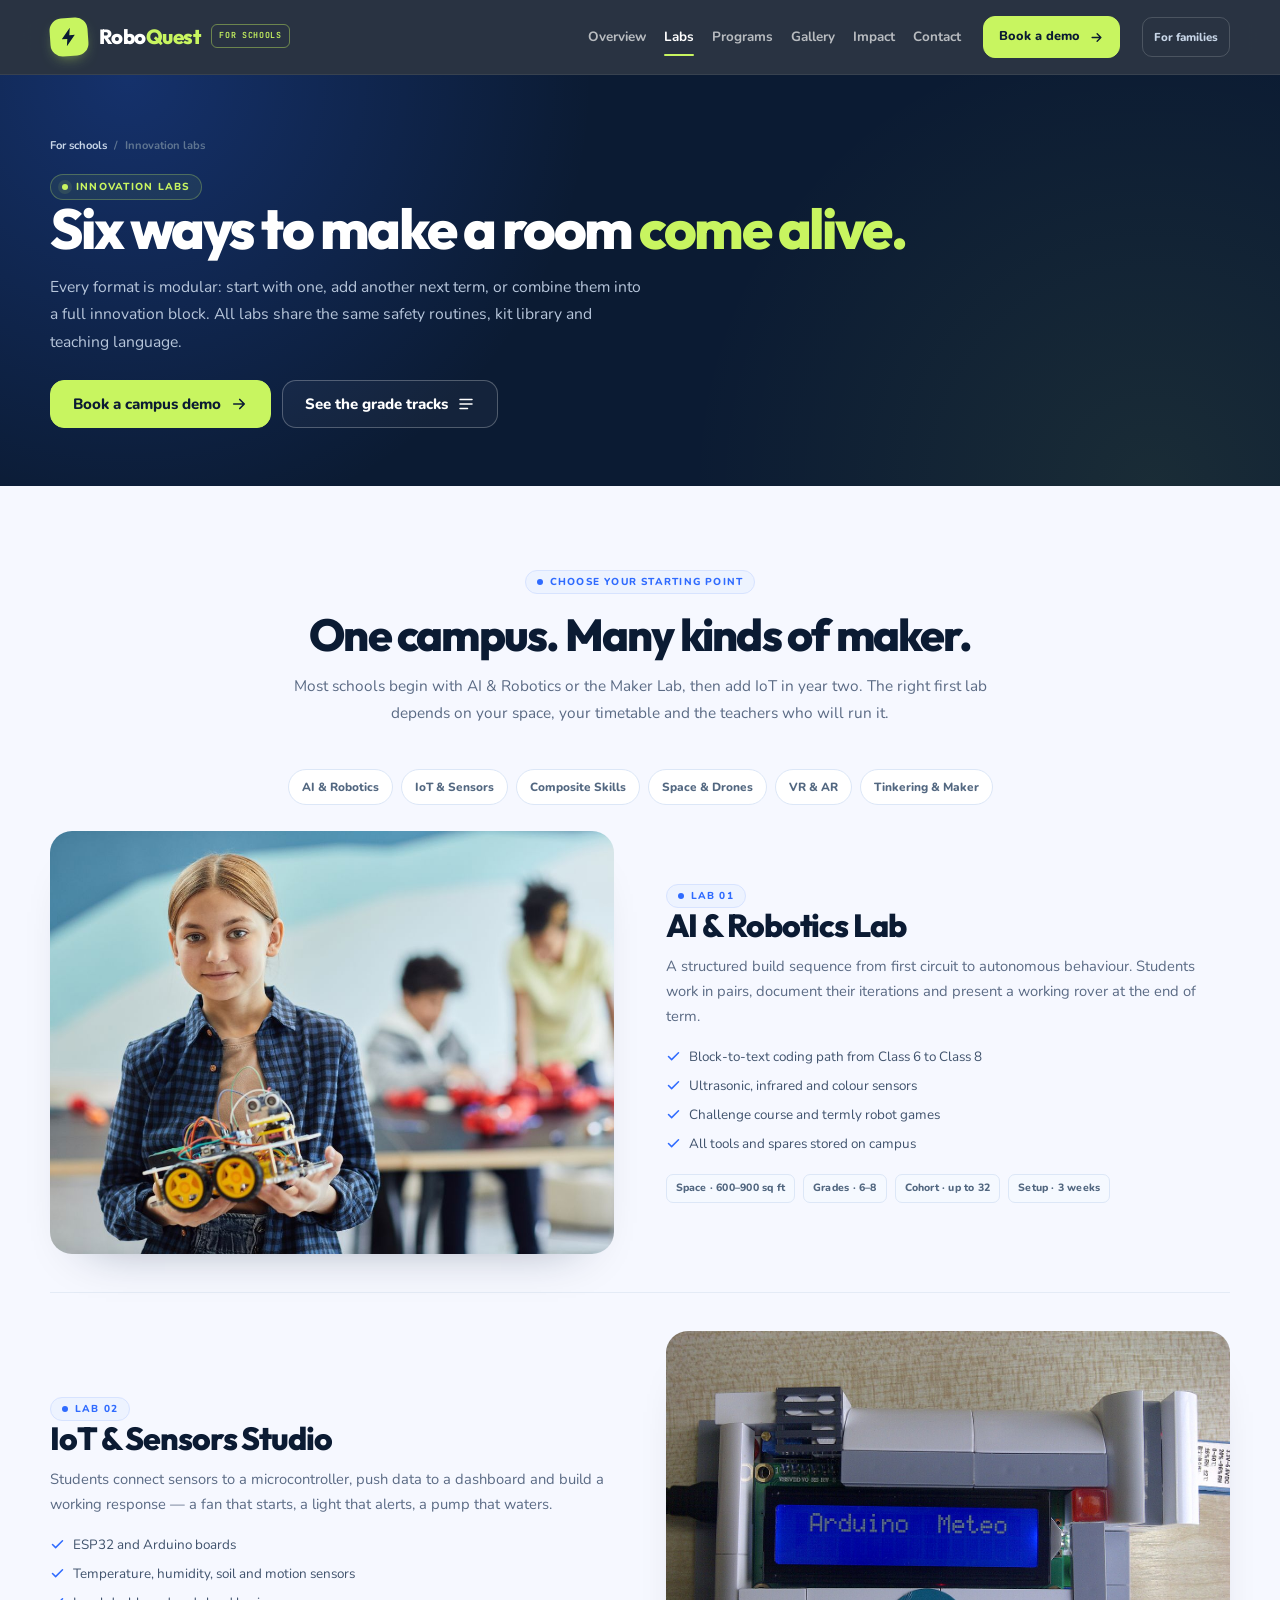
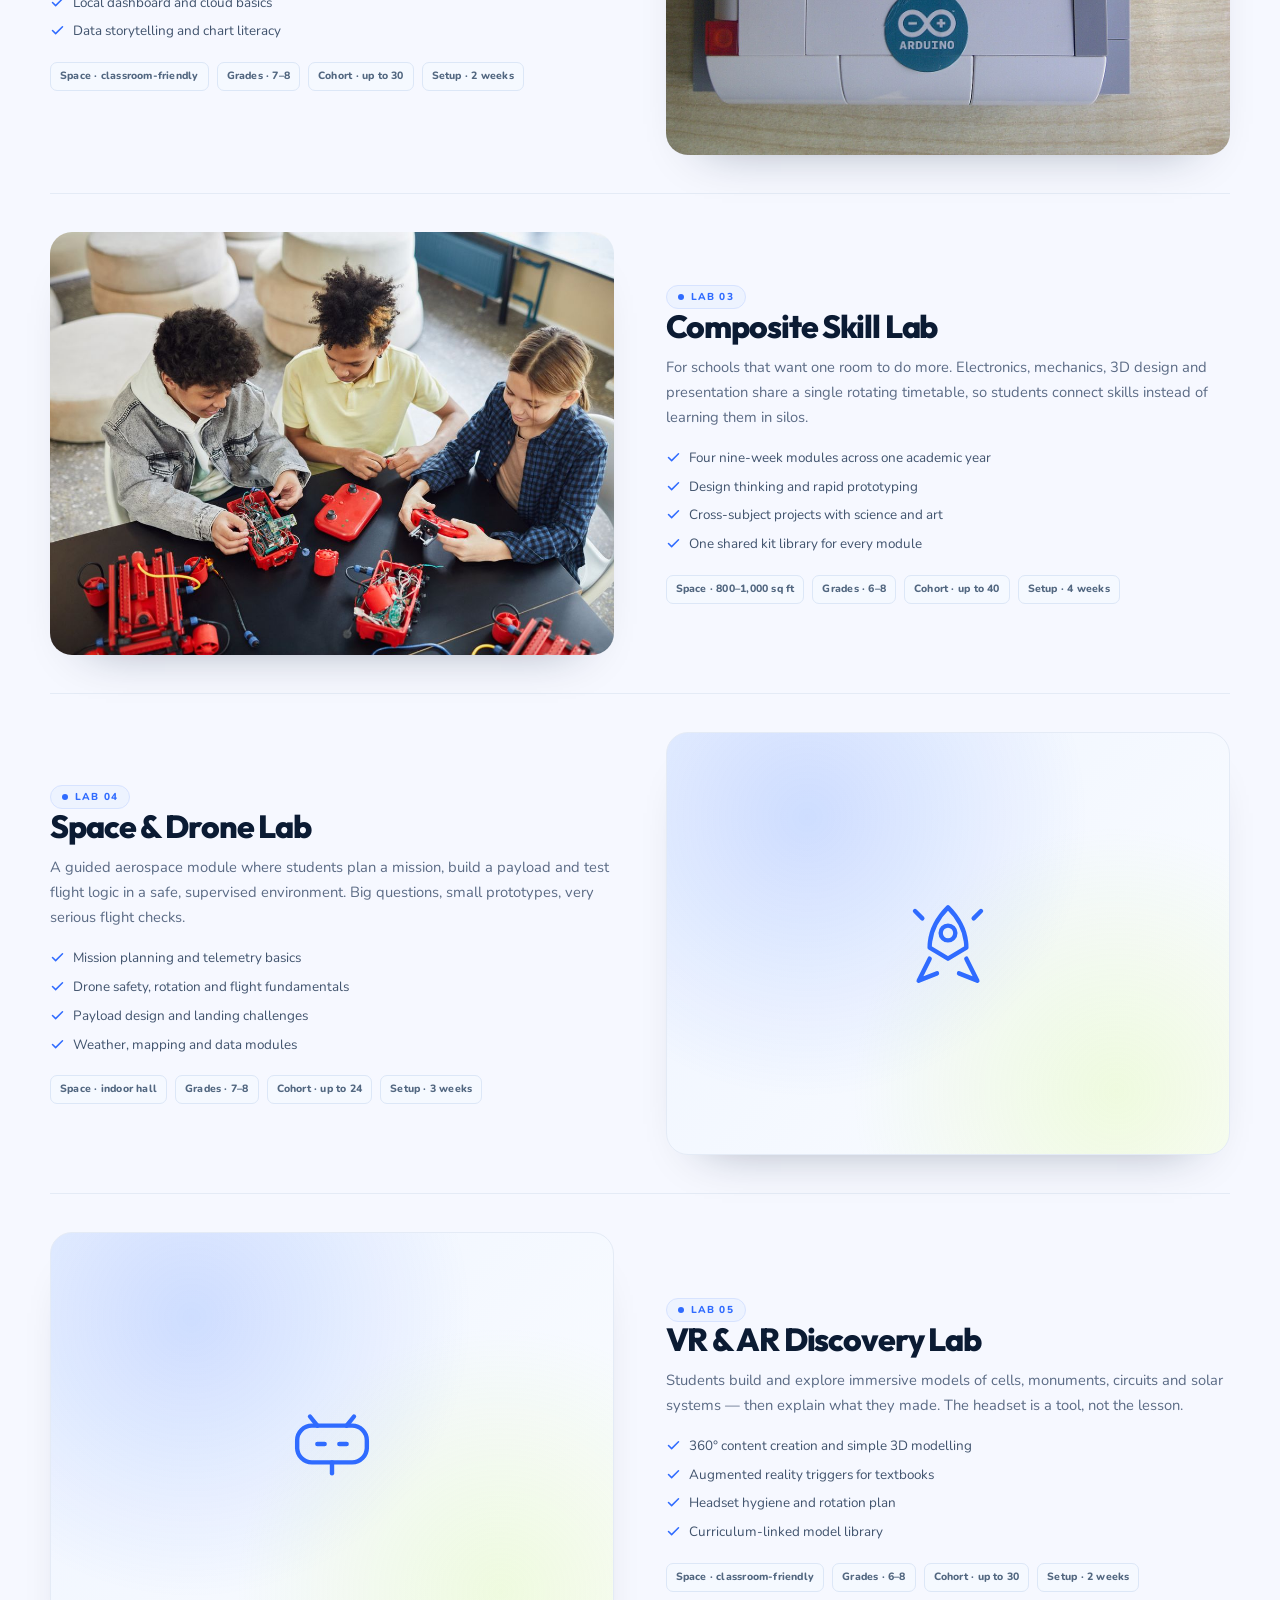
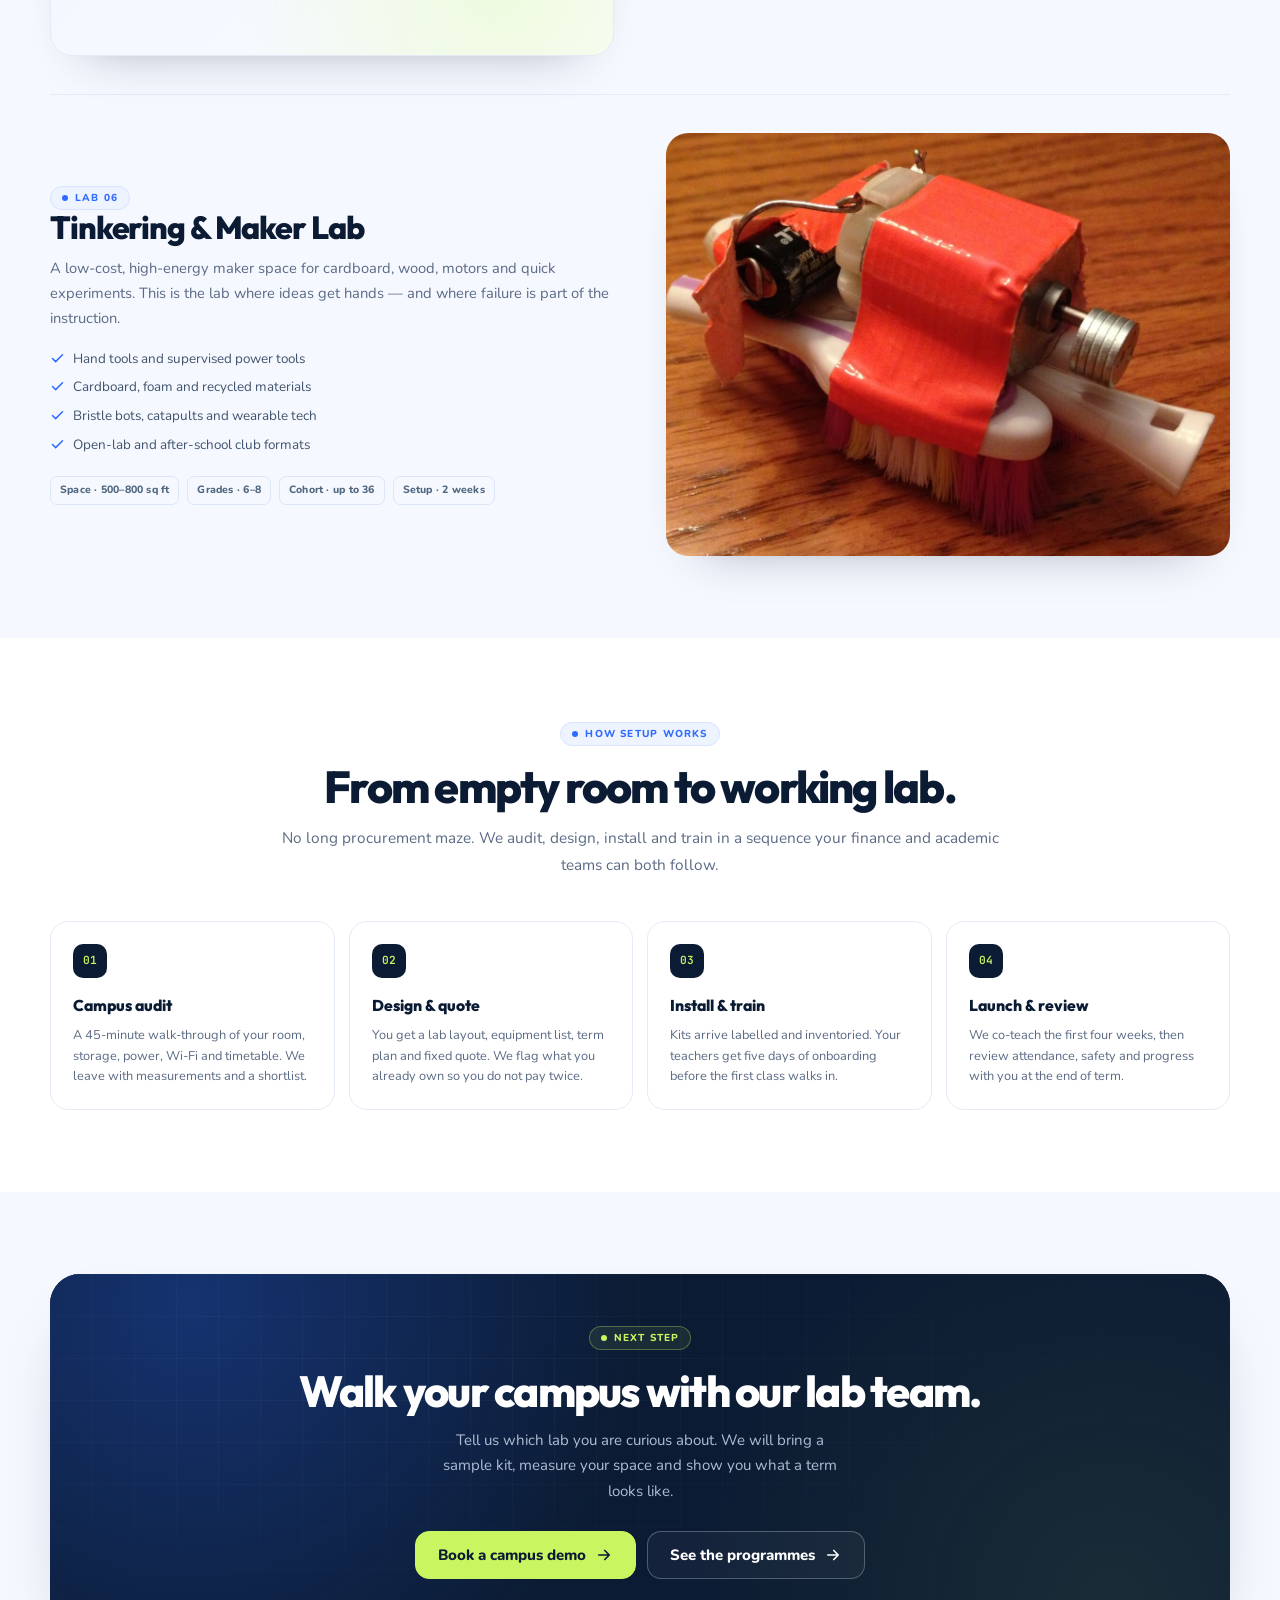
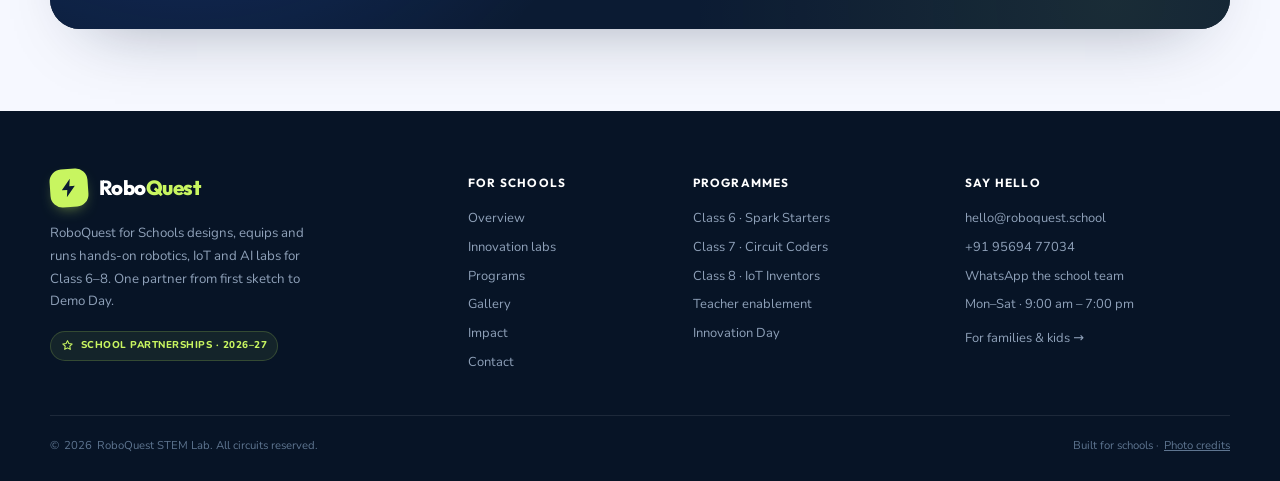
<file: innovation-labs.html>
<!DOCTYPE html>
<html lang="en">
<head>
  <meta charset="UTF-8">
  <meta name="viewport" content="width=device-width, initial-scale=1.0">
  <title>Innovation Labs for Schools — Robotics, IoT, Space &amp; VR | RoboQuest</title>
  <meta name="description" content="Explore six school innovation lab formats from RoboQuest: AI and robotics, IoT and sensors, composite skills, space and drones, VR and AR, and a tinkering maker lab.">
  <meta name="theme-color" content="#0b1b33">
  <link rel="icon" href="assets/img/favicon.svg" type="image/svg+xml">
  <meta property="og:title" content="Innovation Labs — RoboQuest for Schools">
  <meta property="og:description" content="Six modular lab formats for Class 6–8. Start with one room, add formats as your programme grows.">
  <meta property="og:type" content="website">
  <meta property="og:image" content="assets/img/photos/student-lab-08.jpg">
  <link rel="preconnect" href="https://fonts.googleapis.com">
  <link rel="preconnect" href="https://fonts.gstatic.com" crossorigin>
  <link href="https://fonts.googleapis.com/css2?family=JetBrains+Mono:wght@400;500;600&family=Noto+Sans+Devanagari:wght@400;600;700;800&family=Nunito:wght@400;600;700;800&family=Outfit:wght@400;500;600;700;800&display=swap" rel="stylesheet">
  <script>document.documentElement.classList.add('js');</script>
  <link rel="stylesheet" href="assets/css/styles.css">
  <link rel="stylesheet" href="assets/css/extras.css">
  <link rel="stylesheet" href="assets/css/responsive.css">
  <link rel="stylesheet" href="assets/css/schools.css">
</head>
<body class="school-body" data-page="labs">
  <a class="skip-link" href="#main">Skip to content</a>

  <header class="site-header school-header" id="siteHeader">
    <div class="container header-inner">
      <a class="logo" href="index.html" aria-label="RoboQuest home">
        <span class="logo-mark" aria-hidden="true">
          <svg viewBox="0 0 24 24" fill="currentColor"><path d="M13.5 2 4 14h6l-1 8 9.5-12h-6l1-8Z"/></svg>
        </span>
        <span>Robo<span class="logo-accent">Quest</span></span>
        <span class="school-tag">For schools</span>
      </a>

      <nav class="site-nav" id="siteNav" aria-label="School partnerships navigation">
        <ul class="nav-links">
          <li><a href="schools.html">Overview</a></li>
          <li><a href="innovation-labs.html" class="active" aria-current="page">Labs</a></li>
          <li><a href="programs.html">Programs</a></li>
          <li><a href="gallery.html">Gallery</a></li>
          <li><a href="impact.html">Impact</a></li>
          <li><a href="contact.html">Contact</a></li>
        </ul>
        <a class="btn btn-lime nav-cta" href="contact.html">
          Book a demo
          <svg viewBox="0 0 24 24" fill="none" stroke="currentColor" stroke-width="2.2" stroke-linecap="round" stroke-linejoin="round" aria-hidden="true"><path d="M5 12h14M13 6l6 6-6 6"/></svg>
        </a>
      </nav>

      <div class="header-actions">
        <a class="school-family-link" href="index.html">For families</a>
        <button class="nav-toggle" id="navToggle" type="button" aria-expanded="false" aria-controls="siteNav" aria-label="Open menu">
          <span></span><span></span><span></span>
        </button>
      </div>
    </div>
  </header>

  <main id="main">
    <section class="school-page-hero">
      <div class="container">
        <nav class="school-breadcrumb" aria-label="Breadcrumb">
          <a href="schools.html">For schools</a>
          <span>/</span>
          <span aria-current="page">Innovation labs</span>
        </nav>
        <span class="school-kicker">Innovation labs</span>
        <h1>Six ways to make a room <span>come alive.</span></h1>
        <p>Every format is modular: start with one, add another next term, or combine them into a full innovation block. All labs share the same safety routines, kit library and teaching language.</p>
        <div class="school-hero-actions">
          <a class="btn btn-lime" href="contact.html">
            Book a campus demo
            <svg viewBox="0 0 24 24" fill="none" stroke="currentColor" stroke-width="2.2" stroke-linecap="round" stroke-linejoin="round" aria-hidden="true"><path d="M5 12h14M13 6l6 6-6 6"/></svg>
          </a>
          <a class="btn btn-ghost" href="programs.html">
            See the grade tracks
            <svg viewBox="0 0 24 24" fill="none" stroke="currentColor" stroke-width="2" stroke-linecap="round" stroke-linejoin="round" aria-hidden="true"><path d="M4 6h16M4 12h16M4 18h10"/></svg>
          </a>
        </div>
      </div>
    </section>

    <section class="school-section">
      <div class="container">
        <div class="school-head" data-reveal>
          <span class="school-eyebrow">Choose your starting point</span>
          <h2>One campus. Many kinds of maker.</h2>
          <p>Most schools begin with AI &amp; Robotics or the Maker Lab, then add IoT in year two. The right first lab depends on your space, your timetable and the teachers who will run it.</p>
        </div>

        <nav class="school-filter-row" aria-label="Jump to a lab" data-reveal>
          <a class="school-filter" href="#ai-robotics">AI &amp; Robotics</a>
          <a class="school-filter" href="#iot">IoT &amp; Sensors</a>
          <a class="school-filter" href="#composite">Composite Skills</a>
          <a class="school-filter" href="#space">Space &amp; Drones</a>
          <a class="school-filter" href="#xr">VR &amp; AR</a>
          <a class="school-filter" href="#maker">Tinkering &amp; Maker</a>
        </nav>

        <div class="school-details">
          <article class="school-detail" id="ai-robotics">
            <div class="school-detail-media">
              <img src="assets/img/photos/student-lab-08.jpg" alt="A student holding a small obstacle-avoiding robot with an ultrasonic sensor and yellow wheels." width="1200" height="900" loading="lazy">
            </div>
            <div class="school-detail-body">
              <span class="school-eyebrow">Lab 01</span>
              <h2>AI &amp; Robotics Lab</h2>
              <p>A structured build sequence from first circuit to autonomous behaviour. Students work in pairs, document their iterations and present a working rover at the end of term.</p>
              <ul class="school-detail-list">
                <li><svg viewBox="0 0 24 24" fill="none" stroke="currentColor" stroke-width="2.4" stroke-linecap="round" stroke-linejoin="round" aria-hidden="true"><path d="M20 6 9 17l-5-5"/></svg>Block-to-text coding path from Class 6 to Class 8</li>
                <li><svg viewBox="0 0 24 24" fill="none" stroke="currentColor" stroke-width="2.4" stroke-linecap="round" stroke-linejoin="round" aria-hidden="true"><path d="M20 6 9 17l-5-5"/></svg>Ultrasonic, infrared and colour sensors</li>
                <li><svg viewBox="0 0 24 24" fill="none" stroke="currentColor" stroke-width="2.4" stroke-linecap="round" stroke-linejoin="round" aria-hidden="true"><path d="M20 6 9 17l-5-5"/></svg>Challenge course and termly robot games</li>
                <li><svg viewBox="0 0 24 24" fill="none" stroke="currentColor" stroke-width="2.4" stroke-linecap="round" stroke-linejoin="round" aria-hidden="true"><path d="M20 6 9 17l-5-5"/></svg>All tools and spares stored on campus</li>
              </ul>
              <div class="school-meta">
                <span>Space · 600–900 sq ft</span>
                <span>Grades · 6–8</span>
                <span>Cohort · up to 32</span>
                <span>Setup · 3 weeks</span>
              </div>
            </div>
          </article>

          <article class="school-detail" id="iot">
            <div class="school-detail-media">
              <img src="assets/img/photos/project-weather-station.jpg" alt="An Arduino weather station with a blue LCD display showing temperature and humidity readings." width="1200" height="900" loading="lazy">
            </div>
            <div class="school-detail-body">
              <span class="school-eyebrow">Lab 02</span>
              <h2>IoT &amp; Sensors Studio</h2>
              <p>Students connect sensors to a microcontroller, push data to a dashboard and build a working response — a fan that starts, a light that alerts, a pump that waters.</p>
              <ul class="school-detail-list">
                <li><svg viewBox="0 0 24 24" fill="none" stroke="currentColor" stroke-width="2.4" stroke-linecap="round" stroke-linejoin="round" aria-hidden="true"><path d="M20 6 9 17l-5-5"/></svg>ESP32 and Arduino boards</li>
                <li><svg viewBox="0 0 24 24" fill="none" stroke="currentColor" stroke-width="2.4" stroke-linecap="round" stroke-linejoin="round" aria-hidden="true"><path d="M20 6 9 17l-5-5"/></svg>Temperature, humidity, soil and motion sensors</li>
                <li><svg viewBox="0 0 24 24" fill="none" stroke="currentColor" stroke-width="2.4" stroke-linecap="round" stroke-linejoin="round" aria-hidden="true"><path d="M20 6 9 17l-5-5"/></svg>Local dashboard and cloud basics</li>
                <li><svg viewBox="0 0 24 24" fill="none" stroke="currentColor" stroke-width="2.4" stroke-linecap="round" stroke-linejoin="round" aria-hidden="true"><path d="M20 6 9 17l-5-5"/></svg>Data storytelling and chart literacy</li>
              </ul>
              <div class="school-meta">
                <span>Space · classroom-friendly</span>
                <span>Grades · 7–8</span>
                <span>Cohort · up to 30</span>
                <span>Setup · 2 weeks</span>
              </div>
            </div>
          </article>

          <article class="school-detail" id="composite">
            <div class="school-detail-media">
              <img src="assets/img/photos/student-lab-02.jpg" alt="Three students collaborating around a table of red robotics kits and circuit boards." width="1200" height="900" loading="lazy">
            </div>
            <div class="school-detail-body">
              <span class="school-eyebrow">Lab 03</span>
              <h2>Composite Skill Lab</h2>
              <p>For schools that want one room to do more. Electronics, mechanics, 3D design and presentation share a single rotating timetable, so students connect skills instead of learning them in silos.</p>
              <ul class="school-detail-list">
                <li><svg viewBox="0 0 24 24" fill="none" stroke="currentColor" stroke-width="2.4" stroke-linecap="round" stroke-linejoin="round" aria-hidden="true"><path d="M20 6 9 17l-5-5"/></svg>Four nine-week modules across one academic year</li>
                <li><svg viewBox="0 0 24 24" fill="none" stroke="currentColor" stroke-width="2.4" stroke-linecap="round" stroke-linejoin="round" aria-hidden="true"><path d="M20 6 9 17l-5-5"/></svg>Design thinking and rapid prototyping</li>
                <li><svg viewBox="0 0 24 24" fill="none" stroke="currentColor" stroke-width="2.4" stroke-linecap="round" stroke-linejoin="round" aria-hidden="true"><path d="M20 6 9 17l-5-5"/></svg>Cross-subject projects with science and art</li>
                <li><svg viewBox="0 0 24 24" fill="none" stroke="currentColor" stroke-width="2.4" stroke-linecap="round" stroke-linejoin="round" aria-hidden="true"><path d="M20 6 9 17l-5-5"/></svg>One shared kit library for every module</li>
              </ul>
              <div class="school-meta">
                <span>Space · 800–1,000 sq ft</span>
                <span>Grades · 6–8</span>
                <span>Cohort · up to 40</span>
                <span>Setup · 4 weeks</span>
              </div>
            </div>
          </article>

          <article class="school-detail" id="space">
            <div class="school-detail-media school-detail-icon" aria-hidden="true">
              <svg viewBox="0 0 24 24" fill="none" stroke="currentColor" stroke-width="1.2" stroke-linecap="round" stroke-linejoin="round"><path d="M12 2c3 3 5 7 5 11l-5 3-5-3c0-4 2-8 5-11Z"/><circle cx="12" cy="9" r="2"/><path d="m7 16-3 6 5-2M17 16l3 6-5-2"/><path d="M5 5 3 3M19 5l2-2"/></svg>
            </div>
            <div class="school-detail-body">
              <span class="school-eyebrow">Lab 04</span>
              <h2>Space &amp; Drone Lab</h2>
              <p>A guided aerospace module where students plan a mission, build a payload and test flight logic in a safe, supervised environment. Big questions, small prototypes, very serious flight checks.</p>
              <ul class="school-detail-list">
                <li><svg viewBox="0 0 24 24" fill="none" stroke="currentColor" stroke-width="2.4" stroke-linecap="round" stroke-linejoin="round" aria-hidden="true"><path d="M20 6 9 17l-5-5"/></svg>Mission planning and telemetry basics</li>
                <li><svg viewBox="0 0 24 24" fill="none" stroke="currentColor" stroke-width="2.4" stroke-linecap="round" stroke-linejoin="round" aria-hidden="true"><path d="M20 6 9 17l-5-5"/></svg>Drone safety, rotation and flight fundamentals</li>
                <li><svg viewBox="0 0 24 24" fill="none" stroke="currentColor" stroke-width="2.4" stroke-linecap="round" stroke-linejoin="round" aria-hidden="true"><path d="M20 6 9 17l-5-5"/></svg>Payload design and landing challenges</li>
                <li><svg viewBox="0 0 24 24" fill="none" stroke="currentColor" stroke-width="2.4" stroke-linecap="round" stroke-linejoin="round" aria-hidden="true"><path d="M20 6 9 17l-5-5"/></svg>Weather, mapping and data modules</li>
              </ul>
              <div class="school-meta">
                <span>Space · indoor hall</span>
                <span>Grades · 7–8</span>
                <span>Cohort · up to 24</span>
                <span>Setup · 3 weeks</span>
              </div>
            </div>
          </article>

          <article class="school-detail" id="xr">
            <div class="school-detail-media school-detail-icon" aria-hidden="true">
              <svg viewBox="0 0 24 24" fill="none" stroke="currentColor" stroke-width="1.2" stroke-linecap="round" stroke-linejoin="round"><rect x="2.5" y="7" width="19" height="10" rx="4"/><path d="M8 12h2M14 12h2"/><path d="M12 17v3"/><path d="M6 4.5 8 7M18 4.5 16 7"/></svg>
            </div>
            <div class="school-detail-body">
              <span class="school-eyebrow">Lab 05</span>
              <h2>VR &amp; AR Discovery Lab</h2>
              <p>Students build and explore immersive models of cells, monuments, circuits and solar systems — then explain what they made. The headset is a tool, not the lesson.</p>
              <ul class="school-detail-list">
                <li><svg viewBox="0 0 24 24" fill="none" stroke="currentColor" stroke-width="2.4" stroke-linecap="round" stroke-linejoin="round" aria-hidden="true"><path d="M20 6 9 17l-5-5"/></svg>360° content creation and simple 3D modelling</li>
                <li><svg viewBox="0 0 24 24" fill="none" stroke="currentColor" stroke-width="2.4" stroke-linecap="round" stroke-linejoin="round" aria-hidden="true"><path d="M20 6 9 17l-5-5"/></svg>Augmented reality triggers for textbooks</li>
                <li><svg viewBox="0 0 24 24" fill="none" stroke="currentColor" stroke-width="2.4" stroke-linecap="round" stroke-linejoin="round" aria-hidden="true"><path d="M20 6 9 17l-5-5"/></svg>Headset hygiene and rotation plan</li>
                <li><svg viewBox="0 0 24 24" fill="none" stroke="currentColor" stroke-width="2.4" stroke-linecap="round" stroke-linejoin="round" aria-hidden="true"><path d="M20 6 9 17l-5-5"/></svg>Curriculum-linked model library</li>
              </ul>
              <div class="school-meta">
                <span>Space · classroom-friendly</span>
                <span>Grades · 6–8</span>
                <span>Cohort · up to 30</span>
                <span>Setup · 2 weeks</span>
              </div>
            </div>
          </article>

          <article class="school-detail" id="maker">
            <div class="school-detail-media">
              <img src="assets/img/photos/project-bristle-bot.jpg" alt="A small bristle bot made from a brush head, motor and battery." width="1200" height="900" loading="lazy">
            </div>
            <div class="school-detail-body">
              <span class="school-eyebrow">Lab 06</span>
              <h2>Tinkering &amp; Maker Lab</h2>
              <p>A low-cost, high-energy maker space for cardboard, wood, motors and quick experiments. This is the lab where ideas get hands — and where failure is part of the instruction.</p>
              <ul class="school-detail-list">
                <li><svg viewBox="0 0 24 24" fill="none" stroke="currentColor" stroke-width="2.4" stroke-linecap="round" stroke-linejoin="round" aria-hidden="true"><path d="M20 6 9 17l-5-5"/></svg>Hand tools and supervised power tools</li>
                <li><svg viewBox="0 0 24 24" fill="none" stroke="currentColor" stroke-width="2.4" stroke-linecap="round" stroke-linejoin="round" aria-hidden="true"><path d="M20 6 9 17l-5-5"/></svg>Cardboard, foam and recycled materials</li>
                <li><svg viewBox="0 0 24 24" fill="none" stroke="currentColor" stroke-width="2.4" stroke-linecap="round" stroke-linejoin="round" aria-hidden="true"><path d="M20 6 9 17l-5-5"/></svg>Bristle bots, catapults and wearable tech</li>
                <li><svg viewBox="0 0 24 24" fill="none" stroke="currentColor" stroke-width="2.4" stroke-linecap="round" stroke-linejoin="round" aria-hidden="true"><path d="M20 6 9 17l-5-5"/></svg>Open-lab and after-school club formats</li>
              </ul>
              <div class="school-meta">
                <span>Space · 500–800 sq ft</span>
                <span>Grades · 6–8</span>
                <span>Cohort · up to 36</span>
                <span>Setup · 2 weeks</span>
              </div>
            </div>
          </article>
        </div>
      </div>
    </section>

    <section class="school-section alt">
      <div class="container">
        <div class="school-head" data-reveal>
          <span class="school-eyebrow">How setup works</span>
          <h2>From empty room to working lab.</h2>
          <p>No long procurement maze. We audit, design, install and train in a sequence your finance and academic teams can both follow.</p>
        </div>

        <div class="school-steps">
          <article class="school-step" data-reveal>
            <span class="school-step-num">01</span>
            <h3>Campus audit</h3>
            <p>A 45-minute walk-through of your room, storage, power, Wi-Fi and timetable. We leave with measurements and a shortlist.</p>
          </article>
          <article class="school-step" data-reveal style="--delay:.04s">
            <span class="school-step-num">02</span>
            <h3>Design &amp; quote</h3>
            <p>You get a lab layout, equipment list, term plan and fixed quote. We flag what you already own so you do not pay twice.</p>
          </article>
          <article class="school-step" data-reveal style="--delay:.08s">
            <span class="school-step-num">03</span>
            <h3>Install &amp; train</h3>
            <p>Kits arrive labelled and inventoried. Your teachers get five days of onboarding before the first class walks in.</p>
          </article>
          <article class="school-step" data-reveal style="--delay:.12s">
            <span class="school-step-num">04</span>
            <h3>Launch &amp; review</h3>
            <p>We co-teach the first four weeks, then review attendance, safety and progress with you at the end of term.</p>
          </article>
        </div>
      </div>
    </section>

    <section class="school-cta">
      <div class="container">
        <div class="school-cta-card is-single">
          <div class="school-cta-copy">
            <span class="school-eyebrow">Next step</span>
            <h2>Walk your campus with our lab team.</h2>
            <p>Tell us which lab you are curious about. We will bring a sample kit, measure your space and show you what a term looks like.</p>
            <div class="school-hero-actions">
              <a class="btn btn-lime" href="contact.html">
                Book a campus demo
                <svg viewBox="0 0 24 24" fill="none" stroke="currentColor" stroke-width="2.2" stroke-linecap="round" stroke-linejoin="round" aria-hidden="true"><path d="M5 12h14M13 6l6 6-6 6"/></svg>
              </a>
              <a class="btn btn-ghost" href="programs.html">See the programmes
                <svg viewBox="0 0 24 24" fill="none" stroke="currentColor" stroke-width="2.2" stroke-linecap="round" stroke-linejoin="round" aria-hidden="true"><path d="M5 12h14M13 6l6 6-6 6"/></svg>
              </a>
            </div>
          </div>
        </div>
      </div>
    </section>
  </main>

  <footer class="site-footer">
    <div class="container">
      <div class="footer-grid">
        <div class="footer-brand">
          <a class="logo" href="schools.html" aria-label="RoboQuest for Schools home">
            <span class="logo-mark" aria-hidden="true">
              <svg viewBox="0 0 24 24" fill="currentColor"><path d="M13.5 2 4 14h6l-1 8 9.5-12h-6l1-8Z"/></svg>
            </span>
            <span>Robo<span class="logo-accent">Quest</span></span>
          </a>
          <p>RoboQuest for Schools designs, equips and runs hands-on robotics, IoT and AI labs for Class 6–8. One partner from first sketch to Demo Day.</p>
          <span class="footer-badge">
            <svg viewBox="0 0 24 24" fill="none" stroke="currentColor" stroke-width="2" stroke-linecap="round" stroke-linejoin="round" aria-hidden="true"><path d="m12 3 2.6 5.3 5.9.9-4.3 4.1 1 5.8-5.2-2.7-5.2 2.7 1-5.8L3.5 9.2l5.9-.9L12 3Z"/></svg>
            School partnerships · 2026–27
          </span>
        </div>

        <nav class="footer-col" aria-label="For schools">
          <h3>For schools</h3>
          <a href="schools.html">Overview</a>
          <a href="innovation-labs.html">Innovation labs</a>
          <a href="programs.html">Programs</a>
          <a href="gallery.html">Gallery</a>
          <a href="impact.html">Impact</a>
          <a href="contact.html">Contact</a>
        </nav>

        <nav class="footer-col" aria-label="Programmes">
          <h3>Programmes</h3>
          <a href="programs.html#class-6">Class 6 · Spark Starters</a>
          <a href="programs.html#class-7">Class 7 · Circuit Coders</a>
          <a href="programs.html#class-8">Class 8 · IoT Inventors</a>
          <a href="programs.html#teacher-studio">Teacher enablement</a>
          <a href="programs.html#innovation-day">Innovation Day</a>
        </nav>

        <div class="footer-col">
          <h3>Say hello</h3>
          <a href="mailto:hello@roboquest.school">hello@roboquest.school</a>
          <a href="tel:+919569477034">+91&nbsp;95694&nbsp;77034</a>
          <a href="https://wa.me/919569477034" target="_blank" rel="noopener">WhatsApp the school team</a>
          <p>Mon–Sat · 9:00 am – 7:00 pm</p>
          <p class="footer-small"><a href="index.html">For families &amp; kids →</a></p>
        </div>
      </div>

      <div class="footer-bottom">
        <p>© <span data-year>2026</span> RoboQuest STEM Lab. All circuits reserved.</p>
        <p>Built for schools · <a href="credits.html" style="color:inherit">Photo credits</a></p>
      </div>
    </div>
  </footer>

  <script src="assets/js/schools.js" defer></script>
</body>
</html>
</file>
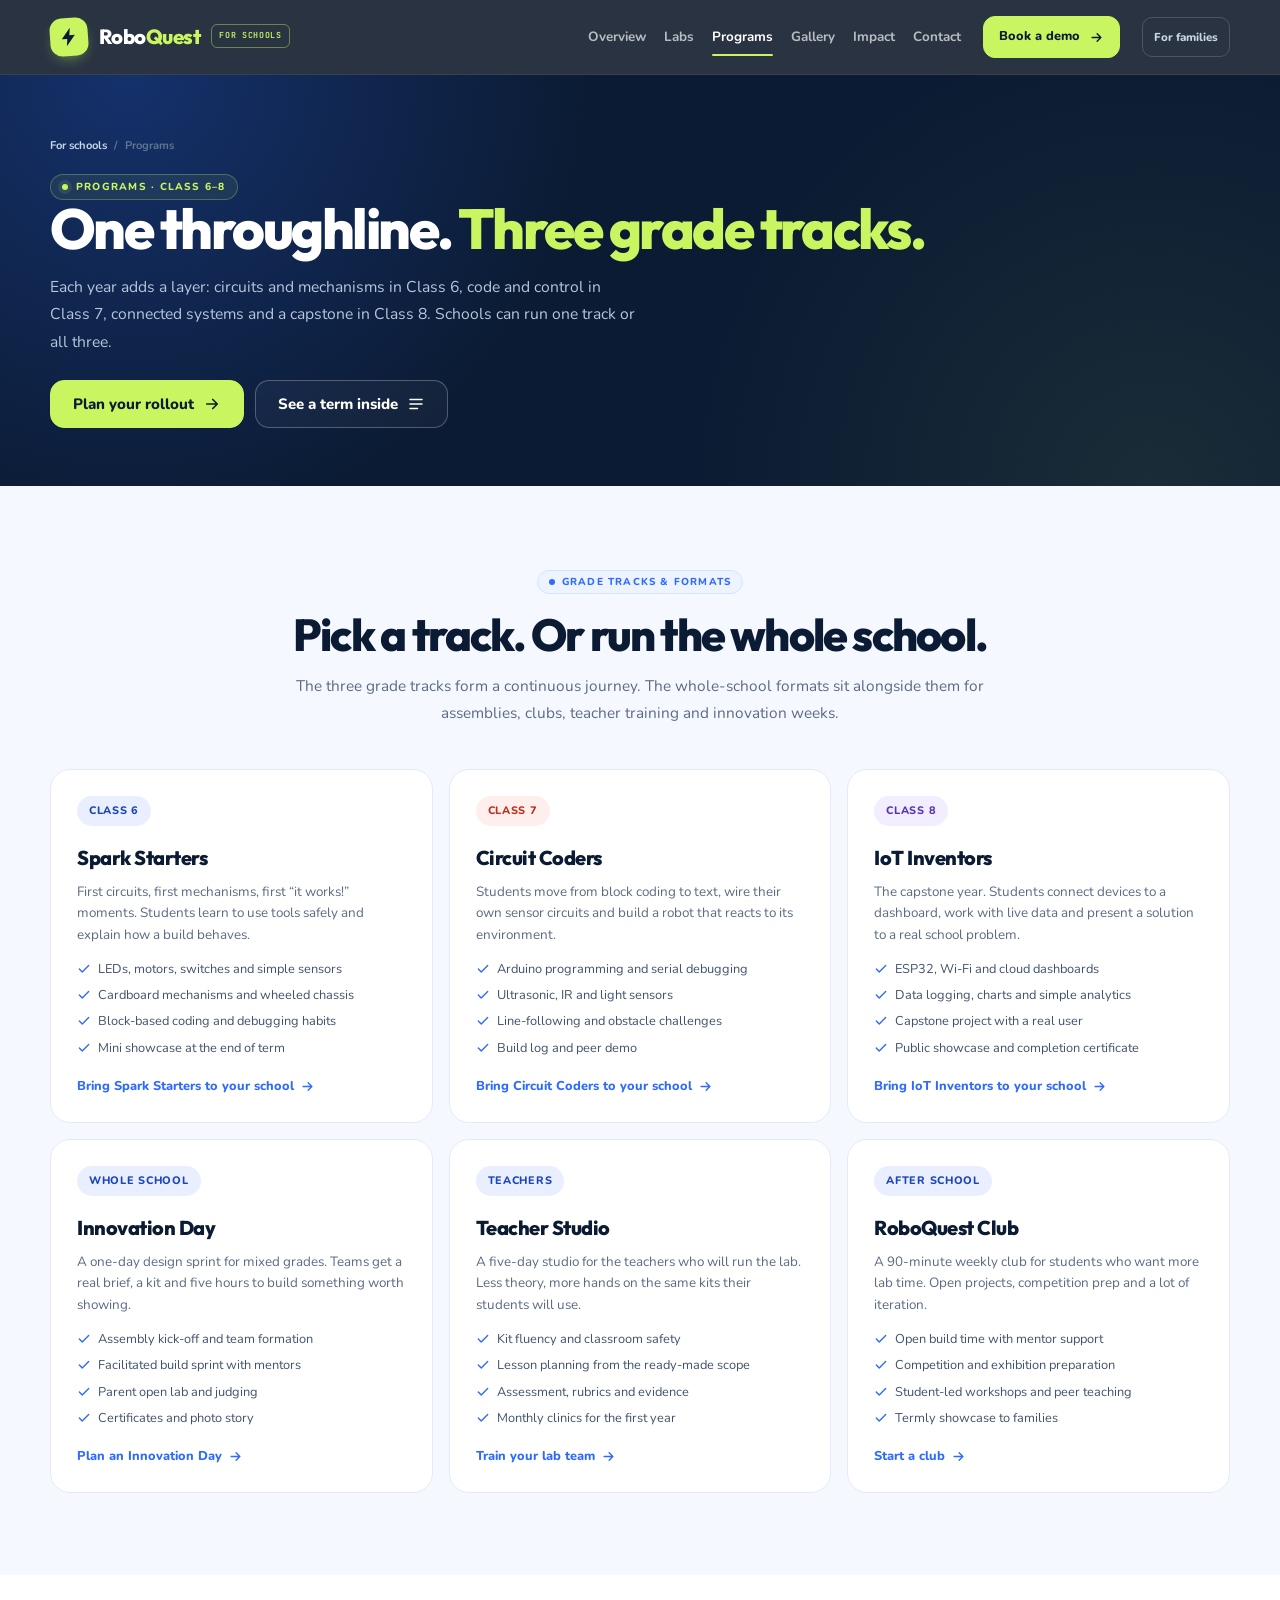
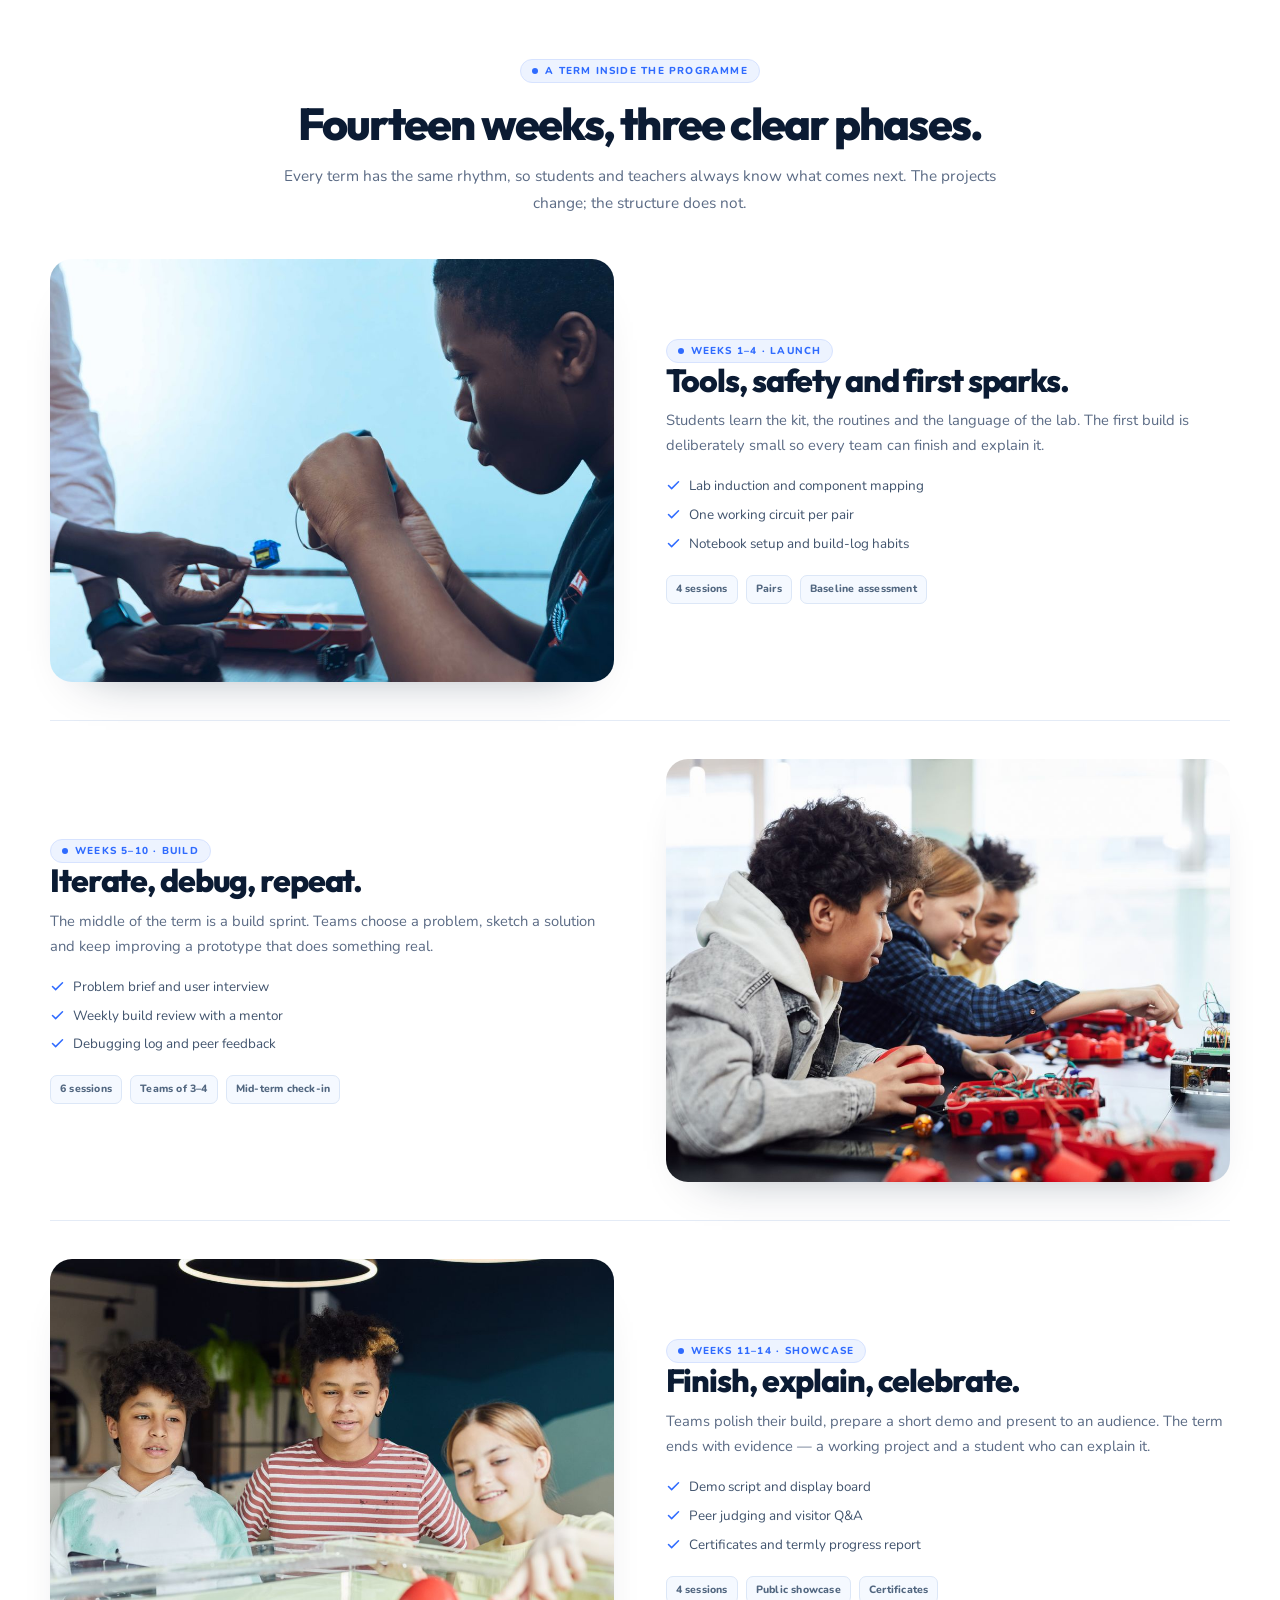
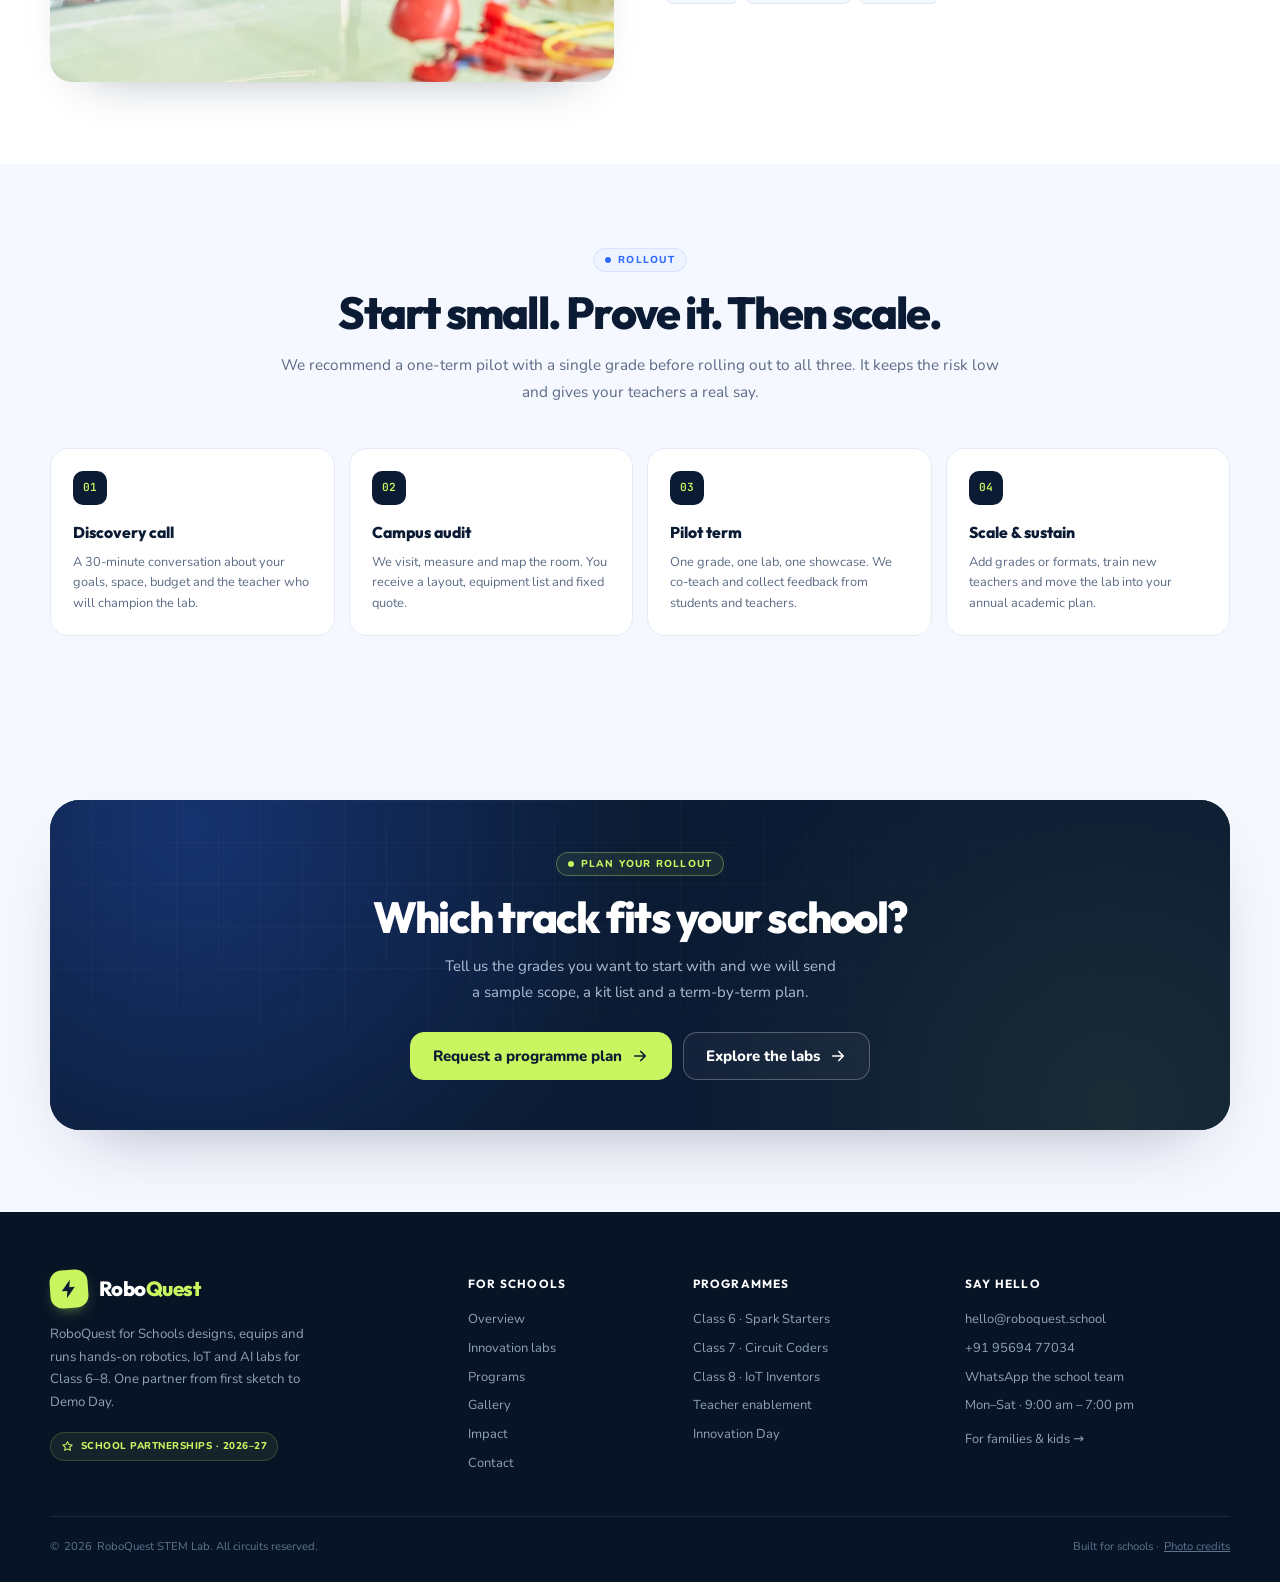
<file: programs.html>
<!DOCTYPE html>
<html lang="en">
<head>
  <meta charset="UTF-8">
  <meta name="viewport" content="width=device-width, initial-scale=1.0">
  <title>School Robotics Programs for Class 6–8 — Tracks &amp; Formats | RoboQuest</title>
  <meta name="description" content="Three grade tracks and three whole-school formats from RoboQuest: Spark Starters, Circuit Coders, IoT Inventors, Innovation Day, Teacher Studio and after-school clubs.">
  <meta name="theme-color" content="#0b1b33">
  <link rel="icon" href="assets/img/favicon.svg" type="image/svg+xml">
  <meta property="og:title" content="Programs — RoboQuest for Schools">
  <meta property="og:description" content="A programme that grows with the grade: circuits in Class 6, code in Class 7, connected systems in Class 8.">
  <meta property="og:type" content="website">
  <meta property="og:image" content="assets/img/photos/student-lab-03.jpg">
  <link rel="preconnect" href="https://fonts.googleapis.com">
  <link rel="preconnect" href="https://fonts.gstatic.com" crossorigin>
  <link href="https://fonts.googleapis.com/css2?family=JetBrains+Mono:wght@400;500;600&family=Noto+Sans+Devanagari:wght@400;600;700;800&family=Nunito:wght@400;600;700;800&family=Outfit:wght@400;500;600;700;800&display=swap" rel="stylesheet">
  <script>document.documentElement.classList.add('js');</script>
  <link rel="stylesheet" href="assets/css/styles.css">
  <link rel="stylesheet" href="assets/css/extras.css">
  <link rel="stylesheet" href="assets/css/responsive.css">
  <link rel="stylesheet" href="assets/css/schools.css">
</head>
<body class="school-body" data-page="programs">
  <a class="skip-link" href="#main">Skip to content</a>

  <header class="site-header school-header" id="siteHeader">
    <div class="container header-inner">
      <a class="logo" href="index.html" aria-label="RoboQuest home">
        <span class="logo-mark" aria-hidden="true">
          <svg viewBox="0 0 24 24" fill="currentColor"><path d="M13.5 2 4 14h6l-1 8 9.5-12h-6l1-8Z"/></svg>
        </span>
        <span>Robo<span class="logo-accent">Quest</span></span>
        <span class="school-tag">For schools</span>
      </a>

      <nav class="site-nav" id="siteNav" aria-label="School partnerships navigation">
        <ul class="nav-links">
          <li><a href="schools.html">Overview</a></li>
          <li><a href="innovation-labs.html">Labs</a></li>
          <li><a href="programs.html" class="active" aria-current="page">Programs</a></li>
          <li><a href="gallery.html">Gallery</a></li>
          <li><a href="impact.html">Impact</a></li>
          <li><a href="contact.html">Contact</a></li>
        </ul>
        <a class="btn btn-lime nav-cta" href="contact.html">
          Book a demo
          <svg viewBox="0 0 24 24" fill="none" stroke="currentColor" stroke-width="2.2" stroke-linecap="round" stroke-linejoin="round" aria-hidden="true"><path d="M5 12h14M13 6l6 6-6 6"/></svg>
        </a>
      </nav>

      <div class="header-actions">
        <a class="school-family-link" href="index.html">For families</a>
        <button class="nav-toggle" id="navToggle" type="button" aria-expanded="false" aria-controls="siteNav" aria-label="Open menu">
          <span></span><span></span><span></span>
        </button>
      </div>
    </div>
  </header>

  <main id="main">
    <section class="school-page-hero">
      <div class="container">
        <nav class="school-breadcrumb" aria-label="Breadcrumb">
          <a href="schools.html">For schools</a>
          <span>/</span>
          <span aria-current="page">Programs</span>
        </nav>
        <span class="school-kicker">Programs · Class 6–8</span>
        <h1>One throughline. <span>Three grade tracks.</span></h1>
        <p>Each year adds a layer: circuits and mechanisms in Class 6, code and control in Class 7, connected systems and a capstone in Class 8. Schools can run one track or all three.</p>
        <div class="school-hero-actions">
          <a class="btn btn-lime" href="contact.html">
            Plan your rollout
            <svg viewBox="0 0 24 24" fill="none" stroke="currentColor" stroke-width="2.2" stroke-linecap="round" stroke-linejoin="round" aria-hidden="true"><path d="M5 12h14M13 6l6 6-6 6"/></svg>
          </a>
          <a class="btn btn-ghost" href="#term">
            See a term inside
            <svg viewBox="0 0 24 24" fill="none" stroke="currentColor" stroke-width="2" stroke-linecap="round" stroke-linejoin="round" aria-hidden="true"><path d="M4 6h16M4 12h16M4 18h10"/></svg>
          </a>
        </div>
      </div>
    </section>

    <section class="school-section">
      <div class="container">
        <div class="school-head" data-reveal>
          <span class="school-eyebrow">Grade tracks &amp; formats</span>
          <h2>Pick a track. Or run the whole school.</h2>
          <p>The three grade tracks form a continuous journey. The whole-school formats sit alongside them for assemblies, clubs, teacher training and innovation weeks.</p>
        </div>

        <div class="school-program-grid">
          <article class="school-program-card track-6" id="class-6" data-reveal>
            <span class="class-chip">Class 6</span>
            <h3>Spark Starters</h3>
            <p>First circuits, first mechanisms, first “it works!” moments. Students learn to use tools safely and explain how a build behaves.</p>
            <ul>
              <li><svg viewBox="0 0 24 24" fill="none" stroke="currentColor" stroke-width="2.4" stroke-linecap="round" stroke-linejoin="round" aria-hidden="true"><path d="M20 6 9 17l-5-5"/></svg>LEDs, motors, switches and simple sensors</li>
              <li><svg viewBox="0 0 24 24" fill="none" stroke="currentColor" stroke-width="2.4" stroke-linecap="round" stroke-linejoin="round" aria-hidden="true"><path d="M20 6 9 17l-5-5"/></svg>Cardboard mechanisms and wheeled chassis</li>
              <li><svg viewBox="0 0 24 24" fill="none" stroke="currentColor" stroke-width="2.4" stroke-linecap="round" stroke-linejoin="round" aria-hidden="true"><path d="M20 6 9 17l-5-5"/></svg>Block-based coding and debugging habits</li>
              <li><svg viewBox="0 0 24 24" fill="none" stroke="currentColor" stroke-width="2.4" stroke-linecap="round" stroke-linejoin="round" aria-hidden="true"><path d="M20 6 9 17l-5-5"/></svg>Mini showcase at the end of term</li>
            </ul>
            <a class="school-link-arrow" href="contact.html">Bring Spark Starters to your school
              <svg viewBox="0 0 24 24" fill="none" stroke="currentColor" stroke-width="2.2" stroke-linecap="round" stroke-linejoin="round" aria-hidden="true"><path d="M5 12h14M13 6l6 6-6 6"/></svg>
            </a>
          </article>

          <article class="school-program-card track-7" id="class-7" data-reveal style="--delay:.05s">
            <span class="class-chip">Class 7</span>
            <h3>Circuit Coders</h3>
            <p>Students move from block coding to text, wire their own sensor circuits and build a robot that reacts to its environment.</p>
            <ul>
              <li><svg viewBox="0 0 24 24" fill="none" stroke="currentColor" stroke-width="2.4" stroke-linecap="round" stroke-linejoin="round" aria-hidden="true"><path d="M20 6 9 17l-5-5"/></svg>Arduino programming and serial debugging</li>
              <li><svg viewBox="0 0 24 24" fill="none" stroke="currentColor" stroke-width="2.4" stroke-linecap="round" stroke-linejoin="round" aria-hidden="true"><path d="M20 6 9 17l-5-5"/></svg>Ultrasonic, IR and light sensors</li>
              <li><svg viewBox="0 0 24 24" fill="none" stroke="currentColor" stroke-width="2.4" stroke-linecap="round" stroke-linejoin="round" aria-hidden="true"><path d="M20 6 9 17l-5-5"/></svg>Line-following and obstacle challenges</li>
              <li><svg viewBox="0 0 24 24" fill="none" stroke="currentColor" stroke-width="2.4" stroke-linecap="round" stroke-linejoin="round" aria-hidden="true"><path d="M20 6 9 17l-5-5"/></svg>Build log and peer demo</li>
            </ul>
            <a class="school-link-arrow" href="contact.html">Bring Circuit Coders to your school
              <svg viewBox="0 0 24 24" fill="none" stroke="currentColor" stroke-width="2.2" stroke-linecap="round" stroke-linejoin="round" aria-hidden="true"><path d="M5 12h14M13 6l6 6-6 6"/></svg>
            </a>
          </article>

          <article class="school-program-card track-8" id="class-8" data-reveal style="--delay:.1s">
            <span class="class-chip">Class 8</span>
            <h3>IoT Inventors</h3>
            <p>The capstone year. Students connect devices to a dashboard, work with live data and present a solution to a real school problem.</p>
            <ul>
              <li><svg viewBox="0 0 24 24" fill="none" stroke="currentColor" stroke-width="2.4" stroke-linecap="round" stroke-linejoin="round" aria-hidden="true"><path d="M20 6 9 17l-5-5"/></svg>ESP32, Wi-Fi and cloud dashboards</li>
              <li><svg viewBox="0 0 24 24" fill="none" stroke="currentColor" stroke-width="2.4" stroke-linecap="round" stroke-linejoin="round" aria-hidden="true"><path d="M20 6 9 17l-5-5"/></svg>Data logging, charts and simple analytics</li>
              <li><svg viewBox="0 0 24 24" fill="none" stroke="currentColor" stroke-width="2.4" stroke-linecap="round" stroke-linejoin="round" aria-hidden="true"><path d="M20 6 9 17l-5-5"/></svg>Capstone project with a real user</li>
              <li><svg viewBox="0 0 24 24" fill="none" stroke="currentColor" stroke-width="2.4" stroke-linecap="round" stroke-linejoin="round" aria-hidden="true"><path d="M20 6 9 17l-5-5"/></svg>Public showcase and completion certificate</li>
            </ul>
            <a class="school-link-arrow" href="contact.html">Bring IoT Inventors to your school
              <svg viewBox="0 0 24 24" fill="none" stroke="currentColor" stroke-width="2.2" stroke-linecap="round" stroke-linejoin="round" aria-hidden="true"><path d="M5 12h14M13 6l6 6-6 6"/></svg>
            </a>
          </article>

          <article class="school-program-card" id="innovation-day" data-reveal>
            <span class="class-chip">Whole school</span>
            <h3>Innovation Day</h3>
            <p>A one-day design sprint for mixed grades. Teams get a real brief, a kit and five hours to build something worth showing.</p>
            <ul>
              <li><svg viewBox="0 0 24 24" fill="none" stroke="currentColor" stroke-width="2.4" stroke-linecap="round" stroke-linejoin="round" aria-hidden="true"><path d="M20 6 9 17l-5-5"/></svg>Assembly kick-off and team formation</li>
              <li><svg viewBox="0 0 24 24" fill="none" stroke="currentColor" stroke-width="2.4" stroke-linecap="round" stroke-linejoin="round" aria-hidden="true"><path d="M20 6 9 17l-5-5"/></svg>Facilitated build sprint with mentors</li>
              <li><svg viewBox="0 0 24 24" fill="none" stroke="currentColor" stroke-width="2.4" stroke-linecap="round" stroke-linejoin="round" aria-hidden="true"><path d="M20 6 9 17l-5-5"/></svg>Parent open lab and judging</li>
              <li><svg viewBox="0 0 24 24" fill="none" stroke="currentColor" stroke-width="2.4" stroke-linecap="round" stroke-linejoin="round" aria-hidden="true"><path d="M20 6 9 17l-5-5"/></svg>Certificates and photo story</li>
            </ul>
            <a class="school-link-arrow" href="contact.html">Plan an Innovation Day
              <svg viewBox="0 0 24 24" fill="none" stroke="currentColor" stroke-width="2.2" stroke-linecap="round" stroke-linejoin="round" aria-hidden="true"><path d="M5 12h14M13 6l6 6-6 6"/></svg>
            </a>
          </article>

          <article class="school-program-card" id="teacher-studio" data-reveal style="--delay:.05s">
            <span class="class-chip">Teachers</span>
            <h3>Teacher Studio</h3>
            <p>A five-day studio for the teachers who will run the lab. Less theory, more hands on the same kits their students will use.</p>
            <ul>
              <li><svg viewBox="0 0 24 24" fill="none" stroke="currentColor" stroke-width="2.4" stroke-linecap="round" stroke-linejoin="round" aria-hidden="true"><path d="M20 6 9 17l-5-5"/></svg>Kit fluency and classroom safety</li>
              <li><svg viewBox="0 0 24 24" fill="none" stroke="currentColor" stroke-width="2.4" stroke-linecap="round" stroke-linejoin="round" aria-hidden="true"><path d="M20 6 9 17l-5-5"/></svg>Lesson planning from the ready-made scope</li>
              <li><svg viewBox="0 0 24 24" fill="none" stroke="currentColor" stroke-width="2.4" stroke-linecap="round" stroke-linejoin="round" aria-hidden="true"><path d="M20 6 9 17l-5-5"/></svg>Assessment, rubrics and evidence</li>
              <li><svg viewBox="0 0 24 24" fill="none" stroke="currentColor" stroke-width="2.4" stroke-linecap="round" stroke-linejoin="round" aria-hidden="true"><path d="M20 6 9 17l-5-5"/></svg>Monthly clinics for the first year</li>
            </ul>
            <a class="school-link-arrow" href="contact.html">Train your lab team
              <svg viewBox="0 0 24 24" fill="none" stroke="currentColor" stroke-width="2.2" stroke-linecap="round" stroke-linejoin="round" aria-hidden="true"><path d="M5 12h14M13 6l6 6-6 6"/></svg>
            </a>
          </article>

          <article class="school-program-card" id="club" data-reveal style="--delay:.1s">
            <span class="class-chip">After school</span>
            <h3>RoboQuest Club</h3>
            <p>A 90-minute weekly club for students who want more lab time. Open projects, competition prep and a lot of iteration.</p>
            <ul>
              <li><svg viewBox="0 0 24 24" fill="none" stroke="currentColor" stroke-width="2.4" stroke-linecap="round" stroke-linejoin="round" aria-hidden="true"><path d="M20 6 9 17l-5-5"/></svg>Open build time with mentor support</li>
              <li><svg viewBox="0 0 24 24" fill="none" stroke="currentColor" stroke-width="2.4" stroke-linecap="round" stroke-linejoin="round" aria-hidden="true"><path d="M20 6 9 17l-5-5"/></svg>Competition and exhibition preparation</li>
              <li><svg viewBox="0 0 24 24" fill="none" stroke="currentColor" stroke-width="2.4" stroke-linecap="round" stroke-linejoin="round" aria-hidden="true"><path d="M20 6 9 17l-5-5"/></svg>Student-led workshops and peer teaching</li>
              <li><svg viewBox="0 0 24 24" fill="none" stroke="currentColor" stroke-width="2.4" stroke-linecap="round" stroke-linejoin="round" aria-hidden="true"><path d="M20 6 9 17l-5-5"/></svg>Termly showcase to families</li>
            </ul>
            <a class="school-link-arrow" href="contact.html">Start a club
              <svg viewBox="0 0 24 24" fill="none" stroke="currentColor" stroke-width="2.2" stroke-linecap="round" stroke-linejoin="round" aria-hidden="true"><path d="M5 12h14M13 6l6 6-6 6"/></svg>
            </a>
          </article>
        </div>
      </div>
    </section>

    <section class="school-section alt" id="term">
      <div class="container">
        <div class="school-head" data-reveal>
          <span class="school-eyebrow">A term inside the programme</span>
          <h2>Fourteen weeks, three clear phases.</h2>
          <p>Every term has the same rhythm, so students and teachers always know what comes next. The projects change; the structure does not.</p>
        </div>

        <div class="school-details">
          <article class="school-detail">
            <div class="school-detail-media">
              <img src="assets/img/photos/student-lab-03.jpg" alt="A close-up of a student connecting a small blue servo motor to a circuit." width="1200" height="900" loading="lazy">
            </div>
            <div class="school-detail-body">
              <span class="school-eyebrow">Weeks 1–4 · Launch</span>
              <h2>Tools, safety and first sparks.</h2>
              <p>Students learn the kit, the routines and the language of the lab. The first build is deliberately small so every team can finish and explain it.</p>
              <ul class="school-detail-list">
                <li><svg viewBox="0 0 24 24" fill="none" stroke="currentColor" stroke-width="2.4" stroke-linecap="round" stroke-linejoin="round" aria-hidden="true"><path d="M20 6 9 17l-5-5"/></svg>Lab induction and component mapping</li>
                <li><svg viewBox="0 0 24 24" fill="none" stroke="currentColor" stroke-width="2.4" stroke-linecap="round" stroke-linejoin="round" aria-hidden="true"><path d="M20 6 9 17l-5-5"/></svg>One working circuit per pair</li>
                <li><svg viewBox="0 0 24 24" fill="none" stroke="currentColor" stroke-width="2.4" stroke-linecap="round" stroke-linejoin="round" aria-hidden="true"><path d="M20 6 9 17l-5-5"/></svg>Notebook setup and build-log habits</li>
              </ul>
              <div class="school-meta"><span>4 sessions</span><span>Pairs</span><span>Baseline assessment</span></div>
            </div>
          </article>

          <article class="school-detail">
            <div class="school-detail-media">
              <img src="assets/img/photos/student-lab-07.jpg" alt="Students testing a small robot at a bench while a teammate points to the sensor." width="1200" height="900" loading="lazy">
            </div>
            <div class="school-detail-body">
              <span class="school-eyebrow">Weeks 5–10 · Build</span>
              <h2>Iterate, debug, repeat.</h2>
              <p>The middle of the term is a build sprint. Teams choose a problem, sketch a solution and keep improving a prototype that does something real.</p>
              <ul class="school-detail-list">
                <li><svg viewBox="0 0 24 24" fill="none" stroke="currentColor" stroke-width="2.4" stroke-linecap="round" stroke-linejoin="round" aria-hidden="true"><path d="M20 6 9 17l-5-5"/></svg>Problem brief and user interview</li>
                <li><svg viewBox="0 0 24 24" fill="none" stroke="currentColor" stroke-width="2.4" stroke-linecap="round" stroke-linejoin="round" aria-hidden="true"><path d="M20 6 9 17l-5-5"/></svg>Weekly build review with a mentor</li>
                <li><svg viewBox="0 0 24 24" fill="none" stroke="currentColor" stroke-width="2.4" stroke-linecap="round" stroke-linejoin="round" aria-hidden="true"><path d="M20 6 9 17l-5-5"/></svg>Debugging log and peer feedback</li>
              </ul>
              <div class="school-meta"><span>6 sessions</span><span>Teams of 3–4</span><span>Mid-term check-in</span></div>
            </div>
          </article>

          <article class="school-detail">
            <div class="school-detail-media">
              <img src="assets/img/photos/student-lab-09.jpg" alt="Students presenting and watching a project demonstration together." width="1200" height="900" loading="lazy">
            </div>
            <div class="school-detail-body">
              <span class="school-eyebrow">Weeks 11–14 · Showcase</span>
              <h2>Finish, explain, celebrate.</h2>
              <p>Teams polish their build, prepare a short demo and present to an audience. The term ends with evidence — a working project and a student who can explain it.</p>
              <ul class="school-detail-list">
                <li><svg viewBox="0 0 24 24" fill="none" stroke="currentColor" stroke-width="2.4" stroke-linecap="round" stroke-linejoin="round" aria-hidden="true"><path d="M20 6 9 17l-5-5"/></svg>Demo script and display board</li>
                <li><svg viewBox="0 0 24 24" fill="none" stroke="currentColor" stroke-width="2.4" stroke-linecap="round" stroke-linejoin="round" aria-hidden="true"><path d="M20 6 9 17l-5-5"/></svg>Peer judging and visitor Q&amp;A</li>
                <li><svg viewBox="0 0 24 24" fill="none" stroke="currentColor" stroke-width="2.4" stroke-linecap="round" stroke-linejoin="round" aria-hidden="true"><path d="M20 6 9 17l-5-5"/></svg>Certificates and termly progress report</li>
              </ul>
              <div class="school-meta"><span>4 sessions</span><span>Public showcase</span><span>Certificates</span></div>
            </div>
          </article>
        </div>
      </div>
    </section>

    <section class="school-section">
      <div class="container">
        <div class="school-head" data-reveal>
          <span class="school-eyebrow">Rollout</span>
          <h2>Start small. Prove it. Then scale.</h2>
          <p>We recommend a one-term pilot with a single grade before rolling out to all three. It keeps the risk low and gives your teachers a real say.</p>
        </div>

        <div class="school-steps">
          <article class="school-step" data-reveal>
            <span class="school-step-num">01</span>
            <h3>Discovery call</h3>
            <p>A 30-minute conversation about your goals, space, budget and the teacher who will champion the lab.</p>
          </article>
          <article class="school-step" data-reveal style="--delay:.04s">
            <span class="school-step-num">02</span>
            <h3>Campus audit</h3>
            <p>We visit, measure and map the room. You receive a layout, equipment list and fixed quote.</p>
          </article>
          <article class="school-step" data-reveal style="--delay:.08s">
            <span class="school-step-num">03</span>
            <h3>Pilot term</h3>
            <p>One grade, one lab, one showcase. We co-teach and collect feedback from students and teachers.</p>
          </article>
          <article class="school-step" data-reveal style="--delay:.12s">
            <span class="school-step-num">04</span>
            <h3>Scale &amp; sustain</h3>
            <p>Add grades or formats, train new teachers and move the lab into your annual academic plan.</p>
          </article>
        </div>
      </div>
    </section>

    <section class="school-cta">
      <div class="container">
        <div class="school-cta-card is-single">
          <div class="school-cta-copy">
            <span class="school-eyebrow">Plan your rollout</span>
            <h2>Which track fits your school?</h2>
            <p>Tell us the grades you want to start with and we will send a sample scope, a kit list and a term-by-term plan.</p>
            <div class="school-hero-actions">
              <a class="btn btn-lime" href="contact.html">
                Request a programme plan
                <svg viewBox="0 0 24 24" fill="none" stroke="currentColor" stroke-width="2.2" stroke-linecap="round" stroke-linejoin="round" aria-hidden="true"><path d="M5 12h14M13 6l6 6-6 6"/></svg>
              </a>
              <a class="btn btn-ghost" href="innovation-labs.html">Explore the labs
                <svg viewBox="0 0 24 24" fill="none" stroke="currentColor" stroke-width="2.2" stroke-linecap="round" stroke-linejoin="round" aria-hidden="true"><path d="M5 12h14M13 6l6 6-6 6"/></svg>
              </a>
            </div>
          </div>
        </div>
      </div>
    </section>
  </main>

  <footer class="site-footer">
    <div class="container">
      <div class="footer-grid">
        <div class="footer-brand">
          <a class="logo" href="schools.html" aria-label="RoboQuest for Schools home">
            <span class="logo-mark" aria-hidden="true">
              <svg viewBox="0 0 24 24" fill="currentColor"><path d="M13.5 2 4 14h6l-1 8 9.5-12h-6l1-8Z"/></svg>
            </span>
            <span>Robo<span class="logo-accent">Quest</span></span>
          </a>
          <p>RoboQuest for Schools designs, equips and runs hands-on robotics, IoT and AI labs for Class 6–8. One partner from first sketch to Demo Day.</p>
          <span class="footer-badge">
            <svg viewBox="0 0 24 24" fill="none" stroke="currentColor" stroke-width="2" stroke-linecap="round" stroke-linejoin="round" aria-hidden="true"><path d="m12 3 2.6 5.3 5.9.9-4.3 4.1 1 5.8-5.2-2.7-5.2 2.7 1-5.8L3.5 9.2l5.9-.9L12 3Z"/></svg>
            School partnerships · 2026–27
          </span>
        </div>

        <nav class="footer-col" aria-label="For schools">
          <h3>For schools</h3>
          <a href="schools.html">Overview</a>
          <a href="innovation-labs.html">Innovation labs</a>
          <a href="programs.html">Programs</a>
          <a href="gallery.html">Gallery</a>
          <a href="impact.html">Impact</a>
          <a href="contact.html">Contact</a>
        </nav>

        <nav class="footer-col" aria-label="Programmes">
          <h3>Programmes</h3>
          <a href="programs.html#class-6">Class 6 · Spark Starters</a>
          <a href="programs.html#class-7">Class 7 · Circuit Coders</a>
          <a href="programs.html#class-8">Class 8 · IoT Inventors</a>
          <a href="programs.html#teacher-studio">Teacher enablement</a>
          <a href="programs.html#innovation-day">Innovation Day</a>
        </nav>

        <div class="footer-col">
          <h3>Say hello</h3>
          <a href="mailto:hello@roboquest.school">hello@roboquest.school</a>
          <a href="tel:+919569477034">+91&nbsp;95694&nbsp;77034</a>
          <a href="https://wa.me/919569477034" target="_blank" rel="noopener">WhatsApp the school team</a>
          <p>Mon–Sat · 9:00 am – 7:00 pm</p>
          <p class="footer-small"><a href="index.html">For families &amp; kids →</a></p>
        </div>
      </div>

      <div class="footer-bottom">
        <p>© <span data-year>2026</span> RoboQuest STEM Lab. All circuits reserved.</p>
        <p>Built for schools · <a href="credits.html" style="color:inherit">Photo credits</a></p>
      </div>
    </div>
  </footer>

  <script src="assets/js/schools.js" defer></script>
</body>
</html>
</file>
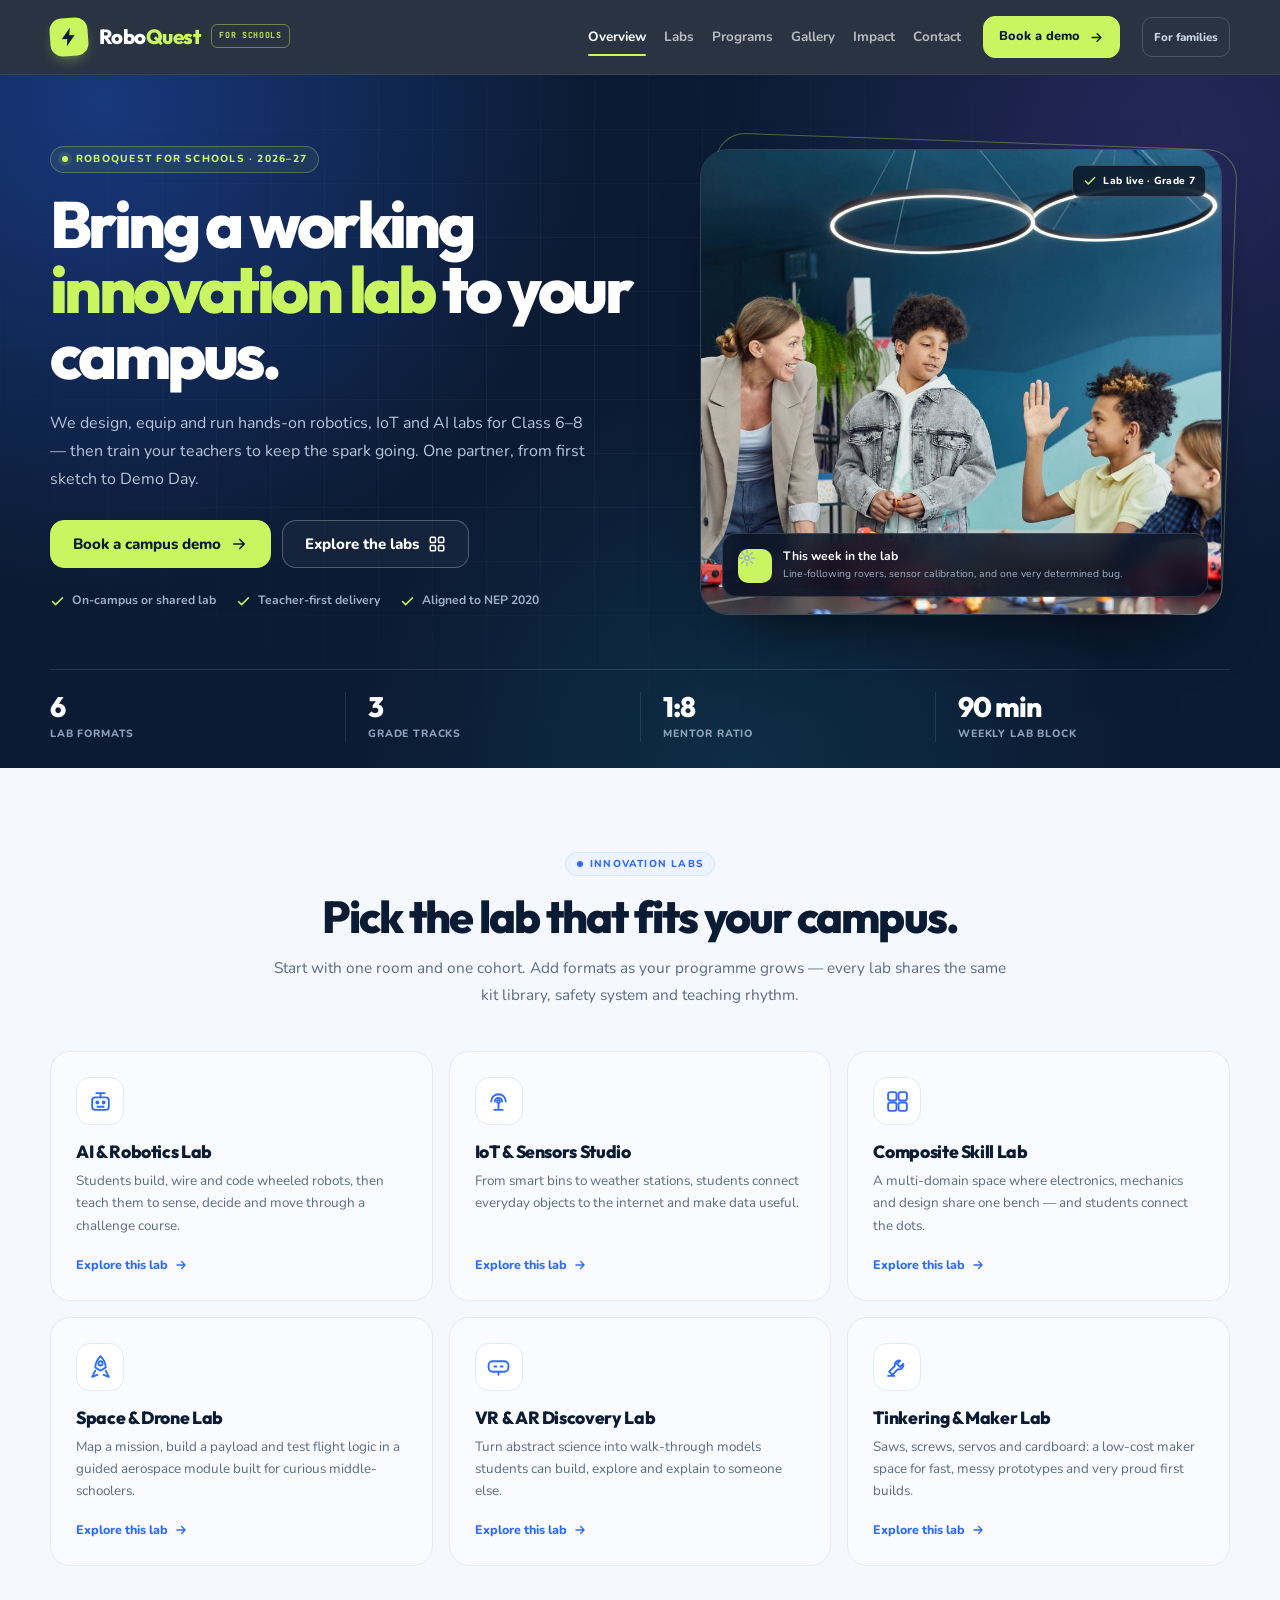
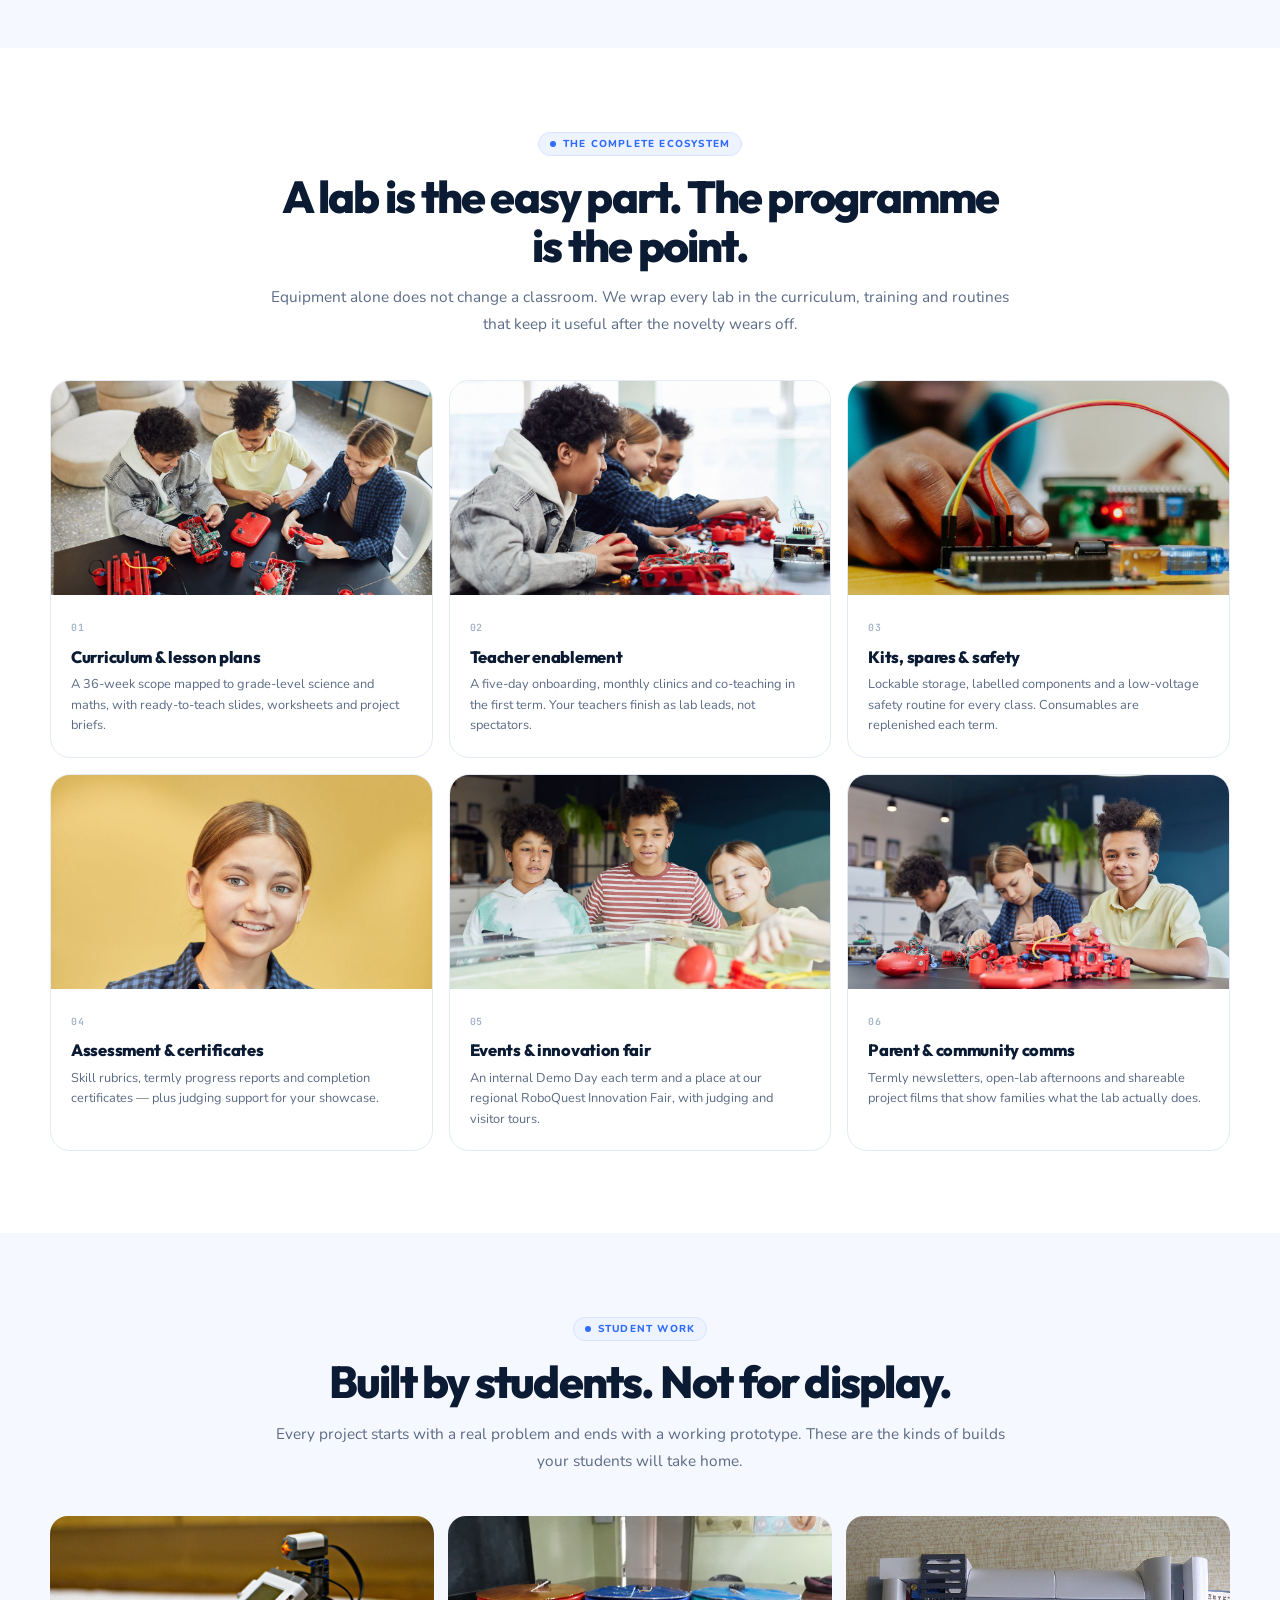
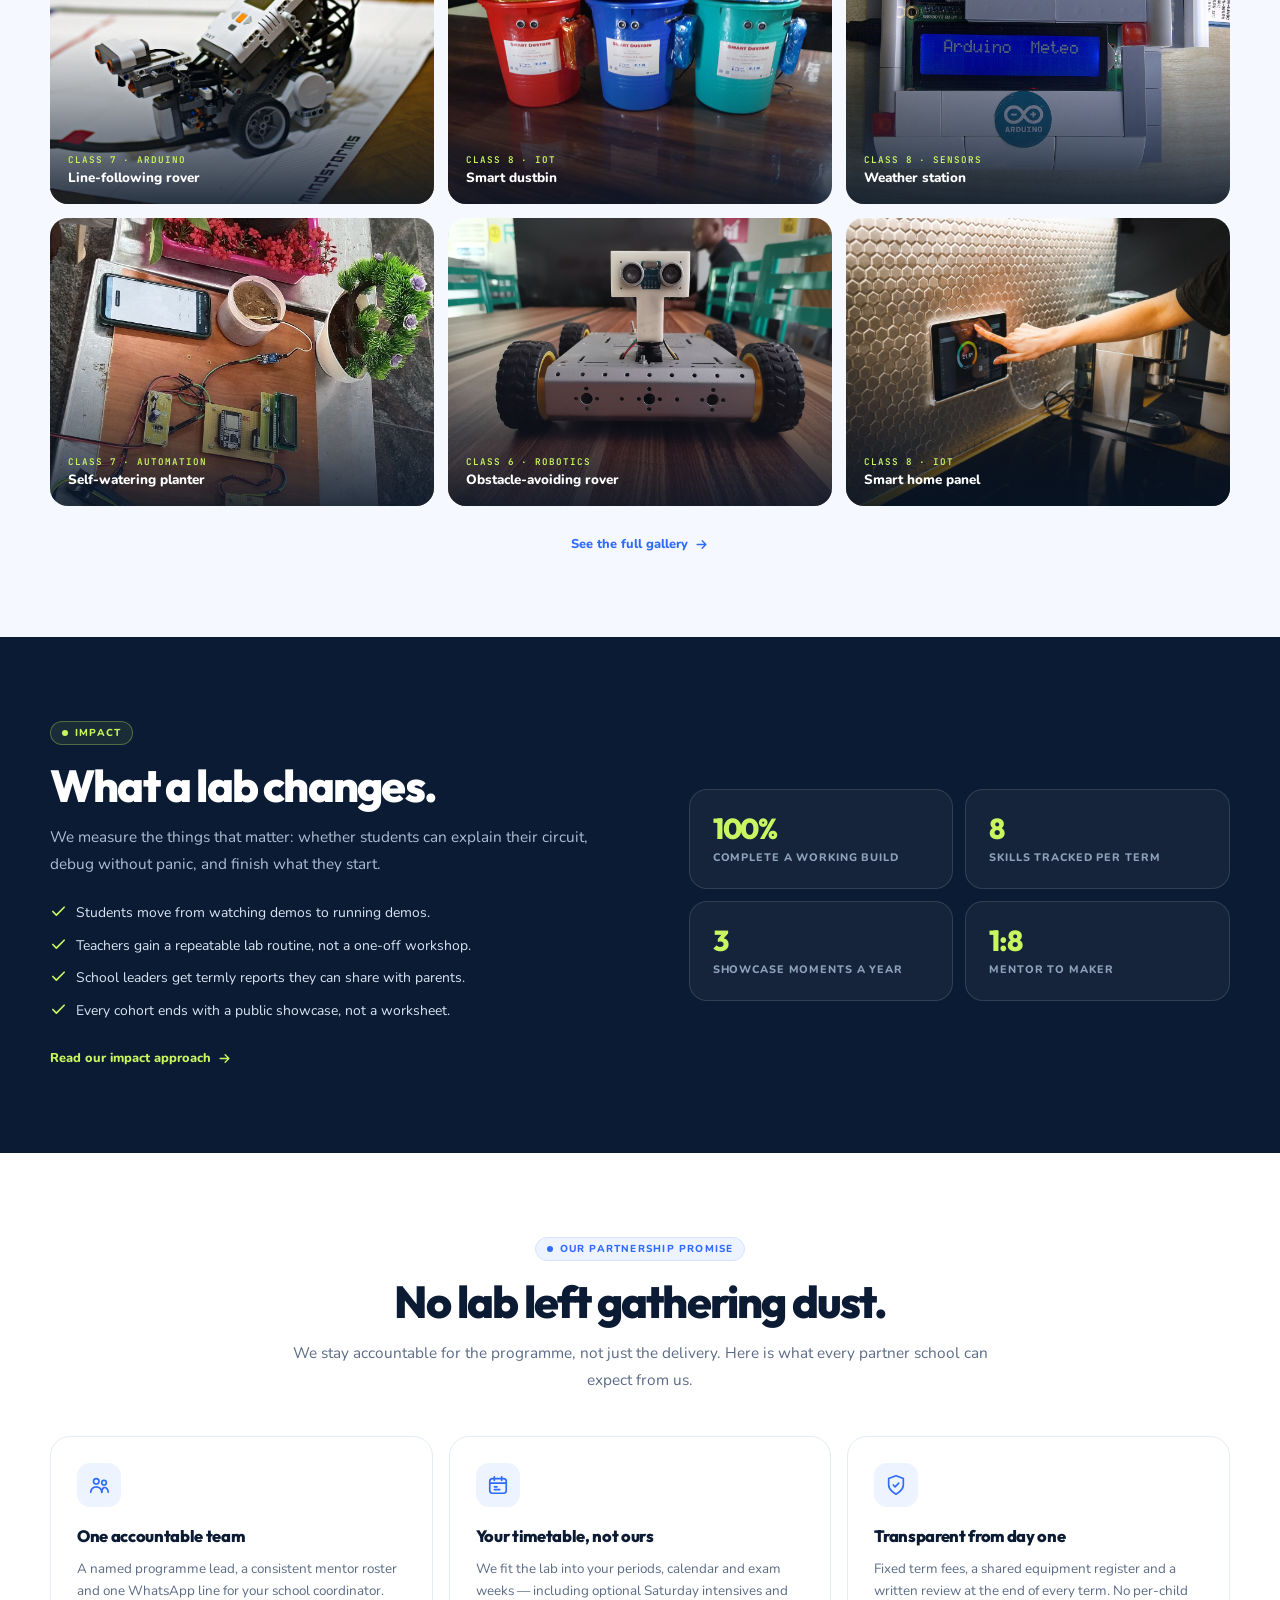
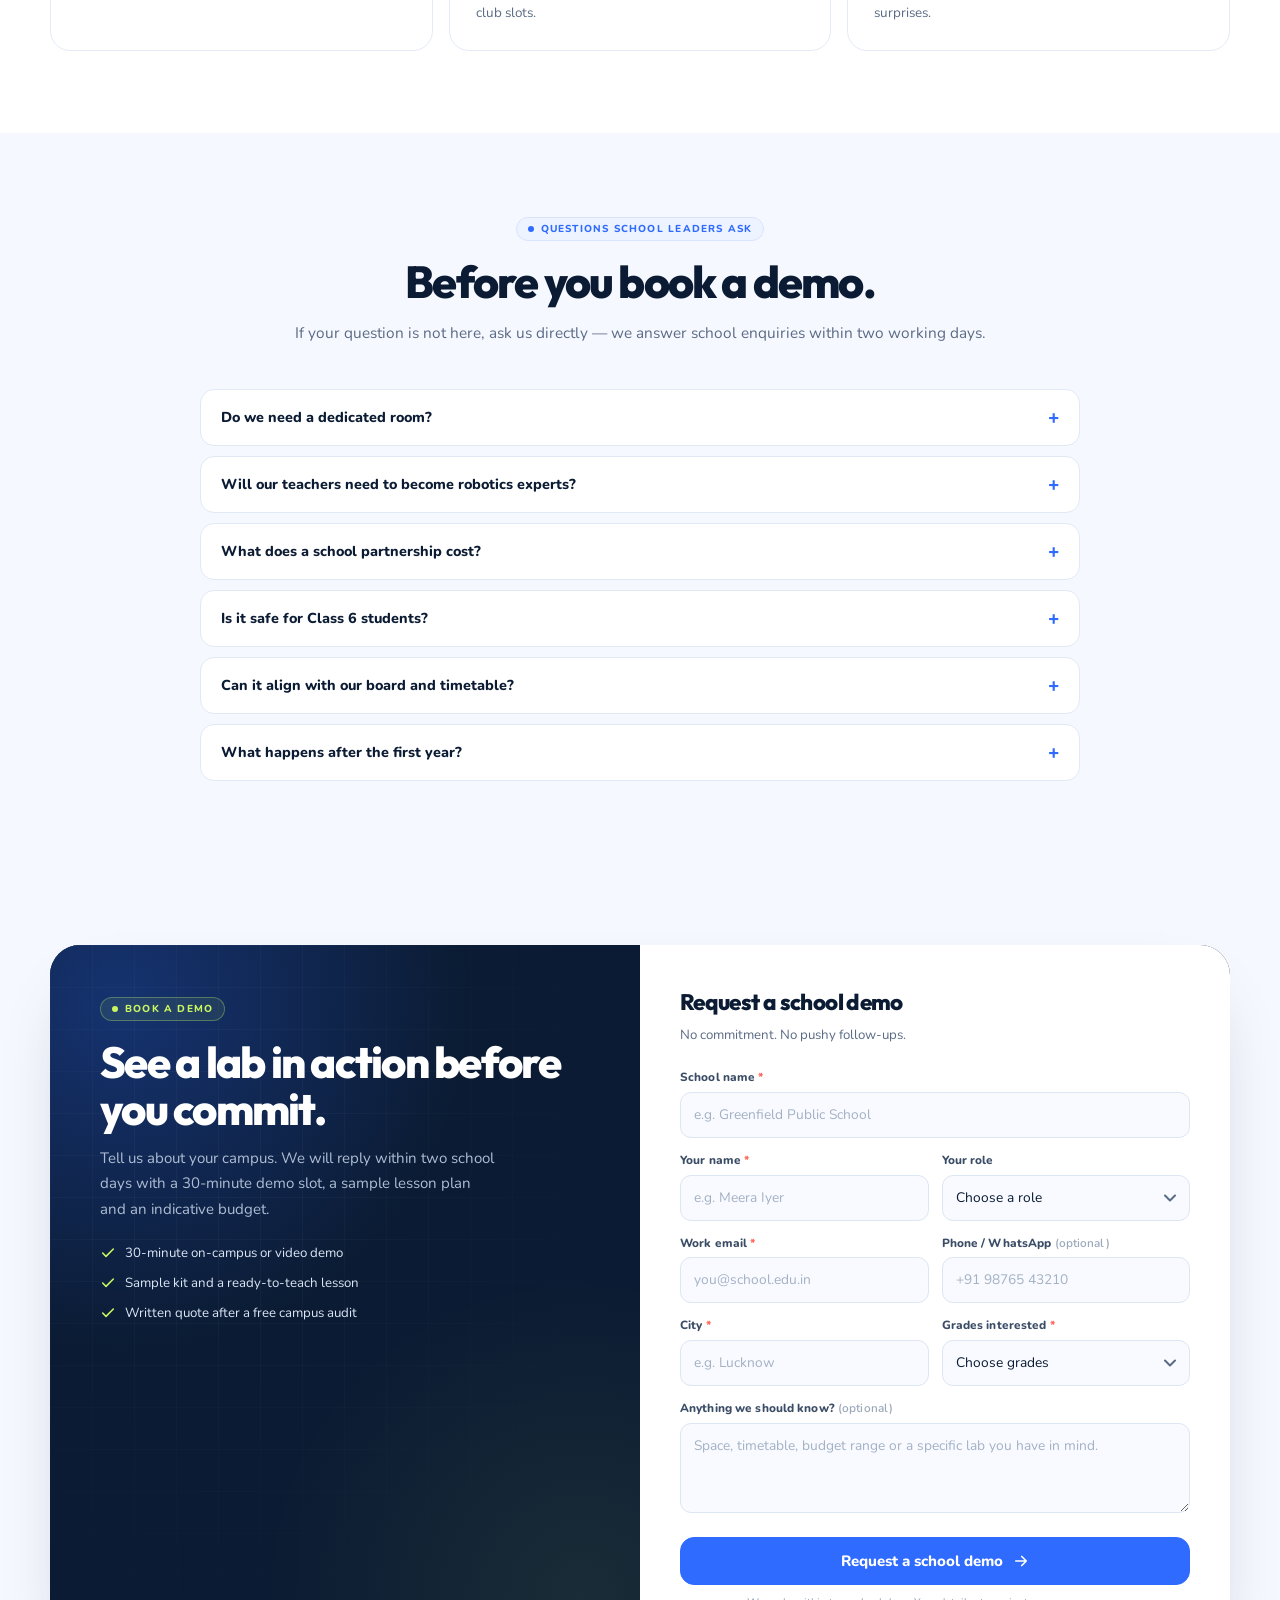
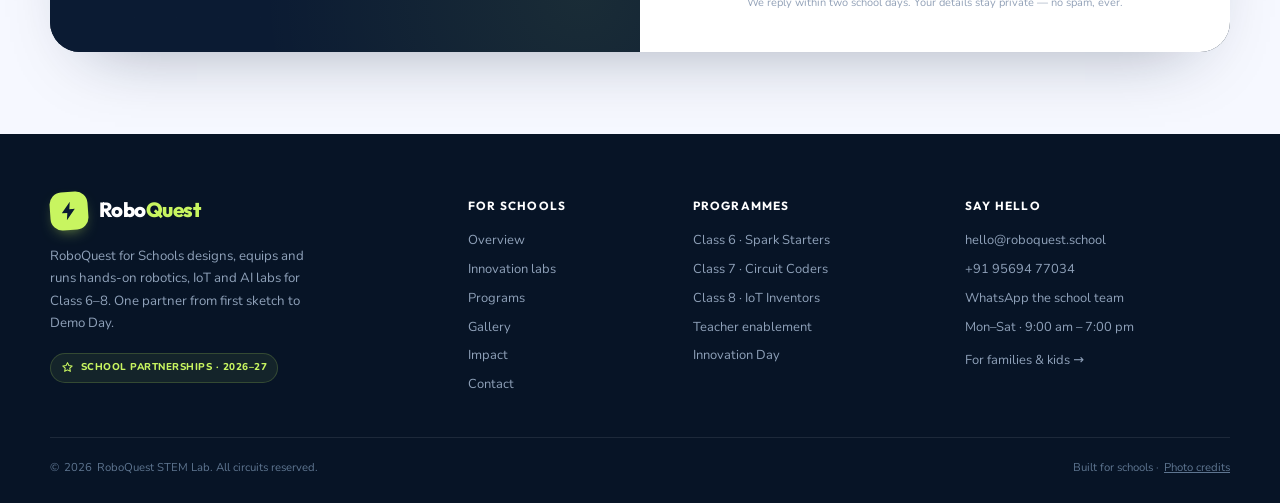
<file: schools.html>
<!DOCTYPE html>
<html lang="en">
<head>
  <meta charset="UTF-8">
  <meta name="viewport" content="width=device-width, initial-scale=1.0">
  <title>RoboQuest for Schools — Robotics, IoT &amp; AI Labs for Class 6–8</title>
  <meta name="description" content="RoboQuest for Schools designs, equips and runs hands-on robotics, IoT and AI labs on your campus — with curriculum, kits, teacher training and a termly showcase.">
  <meta name="theme-color" content="#0b1b33">
  <link rel="icon" href="assets/img/favicon.svg" type="image/svg+xml">
  <meta property="og:title" content="RoboQuest for Schools — A working innovation lab on your campus">
  <meta property="og:description" content="Six lab formats, three grade tracks and one accountable partner. Bring hands-on robotics, IoT and AI to Class 6–8.">
  <meta property="og:type" content="website">
  <meta property="og:image" content="assets/img/photos/student-lab-05.jpg">
  <link rel="preconnect" href="https://fonts.googleapis.com">
  <link rel="preconnect" href="https://fonts.gstatic.com" crossorigin>
  <link href="https://fonts.googleapis.com/css2?family=JetBrains+Mono:wght@400;500;600&family=Noto+Sans+Devanagari:wght@400;600;700;800&family=Nunito:wght@400;600;700;800&family=Outfit:wght@400;500;600;700;800&display=swap" rel="stylesheet">
  <script>document.documentElement.classList.add('js');</script>
  <link rel="stylesheet" href="assets/css/styles.css">
  <link rel="stylesheet" href="assets/css/extras.css">
  <link rel="stylesheet" href="assets/css/responsive.css">
  <link rel="stylesheet" href="assets/css/schools.css">
</head>
<body class="school-body" data-page="schools">
  <a class="skip-link" href="#main">Skip to content</a>

  <header class="site-header school-header" id="siteHeader">
    <div class="container header-inner">
      <a class="logo" href="index.html" aria-label="RoboQuest home">
        <span class="logo-mark" aria-hidden="true">
          <svg viewBox="0 0 24 24" fill="currentColor"><path d="M13.5 2 4 14h6l-1 8 9.5-12h-6l1-8Z"/></svg>
        </span>
        <span>Robo<span class="logo-accent">Quest</span></span>
        <span class="school-tag">For schools</span>
      </a>

      <nav class="site-nav" id="siteNav" aria-label="School partnerships navigation">
        <ul class="nav-links">
          <li><a href="schools.html" class="active" aria-current="page">Overview</a></li>
          <li><a href="innovation-labs.html">Labs</a></li>
          <li><a href="programs.html">Programs</a></li>
          <li><a href="gallery.html">Gallery</a></li>
          <li><a href="impact.html">Impact</a></li>
          <li><a href="contact.html">Contact</a></li>
        </ul>
        <a class="btn btn-lime nav-cta" href="contact.html">
          Book a demo
          <svg viewBox="0 0 24 24" fill="none" stroke="currentColor" stroke-width="2.2" stroke-linecap="round" stroke-linejoin="round" aria-hidden="true"><path d="M5 12h14M13 6l6 6-6 6"/></svg>
        </a>
      </nav>

      <div class="header-actions">
        <a class="school-family-link" href="index.html">For families</a>
        <button class="nav-toggle" id="navToggle" type="button" aria-expanded="false" aria-controls="siteNav" aria-label="Open menu">
          <span></span><span></span><span></span>
        </button>
      </div>
    </div>
  </header>

  <main id="main">
    <section class="school-hero" id="top">
      <div class="container">
        <div class="school-hero-grid">
          <div class="school-hero-copy">
            <span class="school-kicker">RoboQuest for Schools · 2026–27</span>
            <h1>Bring a working <span>innovation lab</span> to your campus.</h1>
            <p class="school-hero-sub">We design, equip and run hands-on robotics, IoT and AI labs for Class 6–8 — then train your teachers to keep the spark going. One partner, from first sketch to Demo Day.</p>
            <div class="school-hero-actions">
              <a class="btn btn-lime" href="contact.html">
                Book a campus demo
                <svg viewBox="0 0 24 24" fill="none" stroke="currentColor" stroke-width="2.2" stroke-linecap="round" stroke-linejoin="round" aria-hidden="true"><path d="M5 12h14M13 6l6 6-6 6"/></svg>
              </a>
              <a class="btn btn-ghost" href="#labs">
                Explore the labs
                <svg viewBox="0 0 24 24" fill="none" stroke="currentColor" stroke-width="2" stroke-linecap="round" stroke-linejoin="round" aria-hidden="true"><rect x="3" y="3" width="7" height="7" rx="1.5"/><rect x="14" y="3" width="7" height="7" rx="1.5"/><rect x="3" y="14" width="7" height="7" rx="1.5"/><rect x="14" y="14" width="7" height="7" rx="1.5"/></svg>
              </a>
            </div>
            <ul class="school-hero-points">
              <li><svg viewBox="0 0 24 24" fill="none" stroke="currentColor" stroke-width="2.5" stroke-linecap="round" stroke-linejoin="round" aria-hidden="true"><path d="M20 6 9 17l-5-5"/></svg>On-campus or shared lab</li>
              <li><svg viewBox="0 0 24 24" fill="none" stroke="currentColor" stroke-width="2.5" stroke-linecap="round" stroke-linejoin="round" aria-hidden="true"><path d="M20 6 9 17l-5-5"/></svg>Teacher-first delivery</li>
              <li><svg viewBox="0 0 24 24" fill="none" stroke="currentColor" stroke-width="2.5" stroke-linecap="round" stroke-linejoin="round" aria-hidden="true"><path d="M20 6 9 17l-5-5"/></svg>Aligned to NEP 2020</li>
            </ul>
          </div>

          <div class="school-hero-media">
            <img src="assets/img/photos/student-lab-05.jpg" alt="A teacher and three students testing wheeled robots together at a shared lab bench." width="1200" height="800" fetchpriority="high">
            <span class="school-hero-chip">
              <svg viewBox="0 0 24 24" fill="none" stroke="currentColor" stroke-width="2.4" stroke-linecap="round" stroke-linejoin="round" aria-hidden="true"><path d="M20 6 9 17l-5-5"/></svg>
              Lab live · Grade 7
            </span>
            <div class="school-hero-note">
              <span class="school-hero-note-icon" aria-hidden="true">
                <svg viewBox="0 0 24 24" fill="none" stroke="currentColor" stroke-width="2" stroke-linecap="round" stroke-linejoin="round"><path d="M12 2v4M12 18v4M4.9 4.9l2.8 2.8M16.3 16.3l2.8 2.8M2 12h4M18 12h4M4.9 19.1l2.8-2.8M16.3 7.7l2.8-2.8"/><circle cx="12" cy="12" r="3"/></svg>
              </span>
              <div>
                <strong>This week in the lab</strong>
                <span>Line-following rovers, sensor calibration, and one very determined bug.</span>
              </div>
            </div>
          </div>
        </div>

        <div class="school-stats">
          <div class="school-stat"><strong>6</strong><span>Lab formats</span></div>
          <div class="school-stat"><strong>3</strong><span>Grade tracks</span></div>
          <div class="school-stat"><strong>1:8</strong><span>Mentor ratio</span></div>
          <div class="school-stat"><strong>90 min</strong><span>Weekly lab block</span></div>
        </div>
      </div>
    </section>

    <section class="school-section" id="labs">
      <div class="container">
        <div class="school-head" data-reveal>
          <span class="school-eyebrow">Innovation labs</span>
          <h2>Pick the lab that fits your campus.</h2>
          <p>Start with one room and one cohort. Add formats as your programme grows — every lab shares the same kit library, safety system and teaching rhythm.</p>
        </div>

        <div class="school-lab-grid">
          <article class="school-lab-card" data-reveal>
            <span class="school-lab-icon" aria-hidden="true">
              <svg viewBox="0 0 24 24" fill="none" stroke="currentColor" stroke-width="1.8" stroke-linecap="round" stroke-linejoin="round"><rect x="4" y="8" width="16" height="12" rx="3"/><path d="M12 8V4M8 4h8"/><circle cx="9" cy="13" r="1"/><circle cx="15" cy="13" r="1"/><path d="M9 17h6"/></svg>
            </span>
            <h3>AI &amp; Robotics Lab</h3>
            <p>Students build, wire and code wheeled robots, then teach them to sense, decide and move through a challenge course.</p>
            <a href="innovation-labs.html#ai-robotics">Explore this lab
              <svg viewBox="0 0 24 24" fill="none" stroke="currentColor" stroke-width="2.2" stroke-linecap="round" stroke-linejoin="round" aria-hidden="true"><path d="M5 12h14M13 6l6 6-6 6"/></svg>
            </a>
          </article>

          <article class="school-lab-card" data-reveal style="--delay:.04s">
            <span class="school-lab-icon" aria-hidden="true">
              <svg viewBox="0 0 24 24" fill="none" stroke="currentColor" stroke-width="1.8" stroke-linecap="round" stroke-linejoin="round"><path d="M5 12a7 7 0 0 1 14 0"/><path d="M8.5 12a3.5 3.5 0 0 1 7 0"/><circle cx="12" cy="12" r="1.4"/><path d="M12 13.5V20M8 20h8"/></svg>
            </span>
            <h3>IoT &amp; Sensors Studio</h3>
            <p>From smart bins to weather stations, students connect everyday objects to the internet and make data useful.</p>
            <a href="innovation-labs.html#iot">Explore this lab
              <svg viewBox="0 0 24 24" fill="none" stroke="currentColor" stroke-width="2.2" stroke-linecap="round" stroke-linejoin="round" aria-hidden="true"><path d="M5 12h14M13 6l6 6-6 6"/></svg>
            </a>
          </article>

          <article class="school-lab-card" data-reveal style="--delay:.08s">
            <span class="school-lab-icon" aria-hidden="true">
              <svg viewBox="0 0 24 24" fill="none" stroke="currentColor" stroke-width="1.8" stroke-linecap="round" stroke-linejoin="round"><rect x="3" y="3" width="8" height="8" rx="2"/><rect x="13" y="3" width="8" height="8" rx="2"/><rect x="3" y="13" width="8" height="8" rx="2"/><rect x="13" y="13" width="8" height="8" rx="2"/></svg>
            </span>
            <h3>Composite Skill Lab</h3>
            <p>A multi-domain space where electronics, mechanics and design share one bench — and students connect the dots.</p>
            <a href="innovation-labs.html#composite">Explore this lab
              <svg viewBox="0 0 24 24" fill="none" stroke="currentColor" stroke-width="2.2" stroke-linecap="round" stroke-linejoin="round" aria-hidden="true"><path d="M5 12h14M13 6l6 6-6 6"/></svg>
            </a>
          </article>

          <article class="school-lab-card" data-reveal>
            <span class="school-lab-icon" aria-hidden="true">
              <svg viewBox="0 0 24 24" fill="none" stroke="currentColor" stroke-width="1.8" stroke-linecap="round" stroke-linejoin="round"><path d="M12 2c3 3 5 7 5 11l-5 3-5-3c0-4 2-8 5-11Z"/><circle cx="12" cy="9" r="2"/><path d="m7 16-3 6 5-2M17 16l3 6-5-2"/></svg>
            </span>
            <h3>Space &amp; Drone Lab</h3>
            <p>Map a mission, build a payload and test flight logic in a guided aerospace module built for curious middle-schoolers.</p>
            <a href="innovation-labs.html#space">Explore this lab
              <svg viewBox="0 0 24 24" fill="none" stroke="currentColor" stroke-width="2.2" stroke-linecap="round" stroke-linejoin="round" aria-hidden="true"><path d="M5 12h14M13 6l6 6-6 6"/></svg>
            </a>
          </article>

          <article class="school-lab-card" data-reveal style="--delay:.04s">
            <span class="school-lab-icon" aria-hidden="true">
              <svg viewBox="0 0 24 24" fill="none" stroke="currentColor" stroke-width="1.8" stroke-linecap="round" stroke-linejoin="round"><rect x="2.5" y="7" width="19" height="10" rx="4"/><path d="M8 12h2M14 12h2"/><path d="M12 17v3"/></svg>
            </span>
            <h3>VR &amp; AR Discovery Lab</h3>
            <p>Turn abstract science into walk-through models students can build, explore and explain to someone else.</p>
            <a href="innovation-labs.html#xr">Explore this lab
              <svg viewBox="0 0 24 24" fill="none" stroke="currentColor" stroke-width="2.2" stroke-linecap="round" stroke-linejoin="round" aria-hidden="true"><path d="M5 12h14M13 6l6 6-6 6"/></svg>
            </a>
          </article>

          <article class="school-lab-card" data-reveal style="--delay:.08s">
            <span class="school-lab-icon" aria-hidden="true">
              <svg viewBox="0 0 24 24" fill="none" stroke="currentColor" stroke-width="1.8" stroke-linecap="round" stroke-linejoin="round"><path d="M14.5 6.5a4 4 0 0 0-5 5L4 17l3 3 5.5-5.5a4 4 0 0 0 5-5l-3 3-3-3 3-3Z"/><path d="M3 21h6"/></svg>
            </span>
            <h3>Tinkering &amp; Maker Lab</h3>
            <p>Saws, screws, servos and cardboard: a low-cost maker space for fast, messy prototypes and very proud first builds.</p>
            <a href="innovation-labs.html#maker">Explore this lab
              <svg viewBox="0 0 24 24" fill="none" stroke="currentColor" stroke-width="2.2" stroke-linecap="round" stroke-linejoin="round" aria-hidden="true"><path d="M5 12h14M13 6l6 6-6 6"/></svg>
            </a>
          </article>
        </div>
      </div>
    </section>

    <section class="school-section alt" id="ecosystem">
      <div class="container">
        <div class="school-head" data-reveal>
          <span class="school-eyebrow">The complete ecosystem</span>
          <h2>A lab is the easy part. The programme is the point.</h2>
          <p>Equipment alone does not change a classroom. We wrap every lab in the curriculum, training and routines that keep it useful after the novelty wears off.</p>
        </div>

        <div class="school-eco-grid">
          <article class="school-eco-card" data-reveal>
            <div class="school-eco-media">
              <img src="assets/img/photos/student-lab-02.jpg" alt="Three students collaborating around a table of red robotics kits and circuit boards." width="800" height="450" loading="lazy">
            </div>
            <div class="school-eco-body">
              <span class="school-eco-num">01</span>
              <h3>Curriculum &amp; lesson plans</h3>
              <p>A 36-week scope mapped to grade-level science and maths, with ready-to-teach slides, worksheets and project briefs.</p>
            </div>
          </article>

          <article class="school-eco-card" data-reveal style="--delay:.04s">
            <div class="school-eco-media">
              <img src="assets/img/photos/student-lab-07.jpg" alt="Students working together at a lab bench, one pointing out a detail on a small robot." width="800" height="450" loading="lazy">
            </div>
            <div class="school-eco-body">
              <span class="school-eco-num">02</span>
              <h3>Teacher enablement</h3>
              <p>A five-day onboarding, monthly clinics and co-teaching in the first term. Your teachers finish as lab leads, not spectators.</p>
            </div>
          </article>

          <article class="school-eco-card" data-reveal style="--delay:.08s">
            <div class="school-eco-media">
              <img src="assets/img/photos/student-lab-01.jpg" alt="Close-up of a student connecting jumper wires to a breadboard and Arduino board." width="800" height="450" loading="lazy">
            </div>
            <div class="school-eco-body">
              <span class="school-eco-num">03</span>
              <h3>Kits, spares &amp; safety</h3>
              <p>Lockable storage, labelled components and a low-voltage safety routine for every class. Consumables are replenished each term.</p>
            </div>
          </article>

          <article class="school-eco-card" data-reveal>
            <div class="school-eco-media">
              <img src="assets/img/photos/student-lab-06.jpg" alt="A student holding up a red robot chassis against a yellow wall." width="800" height="450" loading="lazy">
            </div>
            <div class="school-eco-body">
              <span class="school-eco-num">04</span>
              <h3>Assessment &amp; certificates</h3>
              <p>Skill rubrics, termly progress reports and completion certificates — plus judging support for your showcase.</p>
            </div>
          </article>

          <article class="school-eco-card" data-reveal style="--delay:.04s">
            <div class="school-eco-media">
              <img src="assets/img/photos/student-lab-09.jpg" alt="Three students watching a project demonstration inside a clear display enclosure." width="800" height="450" loading="lazy">
            </div>
            <div class="school-eco-body">
              <span class="school-eco-num">05</span>
              <h3>Events &amp; innovation fair</h3>
              <p>An internal Demo Day each term and a place at our regional RoboQuest Innovation Fair, with judging and visitor tours.</p>
            </div>
          </article>

          <article class="school-eco-card" data-reveal style="--delay:.08s">
            <div class="school-eco-media">
              <img src="assets/img/photos/student-lab-04.jpg" alt="A smiling student holding a red robot chassis with classmates working behind him." width="800" height="450" loading="lazy">
            </div>
            <div class="school-eco-body">
              <span class="school-eco-num">06</span>
              <h3>Parent &amp; community comms</h3>
              <p>Termly newsletters, open-lab afternoons and shareable project films that show families what the lab actually does.</p>
            </div>
          </article>
        </div>
      </div>
    </section>

    <section class="school-section" id="projects">
      <div class="container">
        <div class="school-head" data-reveal>
          <span class="school-eyebrow">Student work</span>
          <h2>Built by students. Not for display.</h2>
          <p>Every project starts with a real problem and ends with a working prototype. These are the kinds of builds your students will take home.</p>
        </div>

        <div class="school-project-grid">
          <figure class="school-project" data-reveal>
            <img src="assets/img/photos/project-line-follower.jpg" alt="A LEGO Mindstorms robot following a dark line on a printed track." width="800" height="600" loading="lazy">
            <figcaption><span>Class 7 · Arduino</span>Line-following rover</figcaption>
          </figure>
          <figure class="school-project" data-reveal style="--delay:.04s">
            <img src="assets/img/photos/project-smart-dustbin.jpg" alt="Three brightly coloured smart dustbins with sensor eyes and labelled lids." width="800" height="600" loading="lazy">
            <figcaption><span>Class 8 · IoT</span>Smart dustbin</figcaption>
          </figure>
          <figure class="school-project" data-reveal style="--delay:.08s">
            <img src="assets/img/photos/project-weather-station.jpg" alt="An Arduino weather station with a blue LCD display showing temperature and humidity." width="800" height="600" loading="lazy">
            <figcaption><span>Class 8 · Sensors</span>Weather station</figcaption>
          </figure>
          <figure class="school-project" data-reveal>
            <img src="assets/img/photos/project-plant-waterer.jpg" alt="A self-watering planter prototype with a soil sensor, pump and electronics laid out on a board." width="800" height="600" loading="lazy">
            <figcaption><span>Class 7 · Automation</span>Self-watering planter</figcaption>
          </figure>
          <figure class="school-project" data-reveal style="--delay:.04s">
            <img src="assets/img/photos/project-obstacle-rover.jpg" alt="A small wheeled robot with an ultrasonic sensor mounted on the front." width="800" height="600" loading="lazy">
            <figcaption><span>Class 6 · Robotics</span>Obstacle-avoiding rover</figcaption>
          </figure>
          <figure class="school-project" data-reveal style="--delay:.08s">
            <img src="assets/img/photos/project-smart-home.jpg" alt="A hand adjusting a wall-mounted smart home control panel." width="800" height="600" loading="lazy">
            <figcaption><span>Class 8 · IoT</span>Smart home panel</figcaption>
          </figure>
        </div>

        <div class="school-center-link">
          <a class="school-link-arrow" href="gallery.html">
            See the full gallery
            <svg viewBox="0 0 24 24" fill="none" stroke="currentColor" stroke-width="2.2" stroke-linecap="round" stroke-linejoin="round" aria-hidden="true"><path d="M5 12h14M13 6l6 6-6 6"/></svg>
          </a>
        </div>
      </div>
    </section>

    <section class="school-section dark school-impact" id="impact">
      <div class="container school-impact-grid">
        <div class="school-impact-copy">
          <div class="school-head left" data-reveal>
            <span class="school-eyebrow">Impact</span>
            <h2>What a lab changes.</h2>
            <p>We measure the things that matter: whether students can explain their circuit, debug without panic, and finish what they start.</p>
          </div>
          <ul class="school-impact-list" data-reveal>
            <li><svg viewBox="0 0 24 24" fill="none" stroke="currentColor" stroke-width="2.4" stroke-linecap="round" stroke-linejoin="round" aria-hidden="true"><path d="M20 6 9 17l-5-5"/></svg>Students move from watching demos to running demos.</li>
            <li><svg viewBox="0 0 24 24" fill="none" stroke="currentColor" stroke-width="2.4" stroke-linecap="round" stroke-linejoin="round" aria-hidden="true"><path d="M20 6 9 17l-5-5"/></svg>Teachers gain a repeatable lab routine, not a one-off workshop.</li>
            <li><svg viewBox="0 0 24 24" fill="none" stroke="currentColor" stroke-width="2.4" stroke-linecap="round" stroke-linejoin="round" aria-hidden="true"><path d="M20 6 9 17l-5-5"/></svg>School leaders get termly reports they can share with parents.</li>
            <li><svg viewBox="0 0 24 24" fill="none" stroke="currentColor" stroke-width="2.4" stroke-linecap="round" stroke-linejoin="round" aria-hidden="true"><path d="M20 6 9 17l-5-5"/></svg>Every cohort ends with a public showcase, not a worksheet.</li>
          </ul>
          <p style="margin:24px 0 0"><a class="school-link-arrow" href="impact.html">Read our impact approach
            <svg viewBox="0 0 24 24" fill="none" stroke="currentColor" stroke-width="2.2" stroke-linecap="round" stroke-linejoin="round" aria-hidden="true"><path d="M5 12h14M13 6l6 6-6 6"/></svg>
          </a></p>
        </div>

        <div class="school-impact-stats" data-reveal style="--delay:.08s">
          <div class="school-impact-stat"><strong>100%</strong><span>Complete a working build</span></div>
          <div class="school-impact-stat"><strong>8</strong><span>Skills tracked per term</span></div>
          <div class="school-impact-stat"><strong>3</strong><span>Showcase moments a year</span></div>
          <div class="school-impact-stat"><strong>1:8</strong><span>Mentor to maker</span></div>
        </div>
      </div>
    </section>

    <section class="school-section alt" id="promise">
      <div class="container">
        <div class="school-head" data-reveal>
          <span class="school-eyebrow">Our partnership promise</span>
          <h2>No lab left gathering dust.</h2>
          <p>We stay accountable for the programme, not just the delivery. Here is what every partner school can expect from us.</p>
        </div>

        <div class="school-promise-grid">
          <article class="school-promise" data-reveal>
            <span class="school-promise-icon" aria-hidden="true">
              <svg viewBox="0 0 24 24" fill="none" stroke="currentColor" stroke-width="1.8" stroke-linecap="round" stroke-linejoin="round"><circle cx="9" cy="8" r="3"/><path d="M3 20c0-3.3 2.7-6 6-6s6 2.7 6 6"/><circle cx="17.5" cy="9.5" r="2.5"/><path d="M15 20c0-2.8 1.1-4.5 2.5-5.2 2.5-.4 4.5 1.8 4.5 5.2"/></svg>
            </span>
            <h3>One accountable team</h3>
            <p>A named programme lead, a consistent mentor roster and one WhatsApp line for your school coordinator.</p>
          </article>
          <article class="school-promise" data-reveal style="--delay:.05s">
            <span class="school-promise-icon" aria-hidden="true">
              <svg viewBox="0 0 24 24" fill="none" stroke="currentColor" stroke-width="1.8" stroke-linecap="round" stroke-linejoin="round"><rect x="3" y="5" width="18" height="16" rx="3"/><path d="M8 3v4M16 3v4M3 10h18"/><path d="M8 14h3M8 17h6"/></svg>
            </span>
            <h3>Your timetable, not ours</h3>
            <p>We fit the lab into your periods, calendar and exam weeks — including optional Saturday intensives and club slots.</p>
          </article>
          <article class="school-promise" data-reveal style="--delay:.1s">
            <span class="school-promise-icon" aria-hidden="true">
              <svg viewBox="0 0 24 24" fill="none" stroke="currentColor" stroke-width="1.8" stroke-linecap="round" stroke-linejoin="round"><path d="M12 22s8-4 8-10V5l-8-3-8 3v7c0 6 8 10 8 10Z"/><path d="m9 12 2 2 4-4"/></svg>
            </span>
            <h3>Transparent from day one</h3>
            <p>Fixed term fees, a shared equipment register and a written review at the end of every term. No per-child surprises.</p>
          </article>
        </div>
      </div>
    </section>

    <section class="school-section" id="faq">
      <div class="container">
        <div class="school-head" data-reveal>
          <span class="school-eyebrow">Questions school leaders ask</span>
          <h2>Before you book a demo.</h2>
          <p>If your question is not here, ask us directly — we answer school enquiries within two working days.</p>
        </div>

        <div class="school-faq" data-reveal>
          <details>
            <summary>Do we need a dedicated room?</summary>
            <p>A classroom works if it has power, Wi-Fi and lockable storage. We audit your space before quoting and can also run a shared lab on a trolley that moves between rooms.</p>
          </details>
          <details>
            <summary>Will our teachers need to become robotics experts?</summary>
            <p>No. We deliver the first term alongside your teachers, then co-teach and hand over. Training, lesson plans and a mentor helpline are included in every partnership.</p>
          </details>
          <details>
            <summary>What does a school partnership cost?</summary>
            <p>Pricing depends on the lab format, cohort size and whether you want us to run sessions or only set up and train your team. We send a written quote after the campus audit, with no per-child surprises.</p>
          </details>
          <details>
            <summary>Is it safe for Class 6 students?</summary>
            <p>Yes. We use low-voltage kits, insulated tools, supervised storage and a safety induction for every class. Soldering is introduced only in Class 8, with eye protection and ventilation.</p>
          </details>
          <details>
            <summary>Can it align with our board and timetable?</summary>
            <p>Modules map to CBSE and ICSE science and maths topics. We can deliver as a weekly period, an after-school club or a term-long intensive, and we share the mapping before you commit.</p>
          </details>
          <details>
            <summary>What happens after the first year?</summary>
            <p>You keep the curriculum and equipment register. We refresh projects, train new teachers and run the showcase. Schools can scale from one grade to all three without starting over.</p>
          </details>
        </div>
      </div>
    </section>

    <section class="school-cta" id="book">
      <div class="container">
        <div class="school-cta-card">
          <div class="school-cta-copy">
            <span class="school-eyebrow">Book a demo</span>
            <h2>See a lab in action before you commit.</h2>
            <p>Tell us about your campus. We will reply within two school days with a 30-minute demo slot, a sample lesson plan and an indicative budget.</p>
            <ul class="school-cta-list">
              <li><svg viewBox="0 0 24 24" fill="none" stroke="currentColor" stroke-width="2.4" stroke-linecap="round" stroke-linejoin="round" aria-hidden="true"><path d="M20 6 9 17l-5-5"/></svg>30-minute on-campus or video demo</li>
              <li><svg viewBox="0 0 24 24" fill="none" stroke="currentColor" stroke-width="2.4" stroke-linecap="round" stroke-linejoin="round" aria-hidden="true"><path d="M20 6 9 17l-5-5"/></svg>Sample kit and a ready-to-teach lesson</li>
              <li><svg viewBox="0 0 24 24" fill="none" stroke="currentColor" stroke-width="2.4" stroke-linecap="round" stroke-linejoin="round" aria-hidden="true"><path d="M20 6 9 17l-5-5"/></svg>Written quote after a free campus audit</li>
            </ul>
          </div>

          <div class="school-form-card">
            <div class="form-head" data-form-head>
              <h3>Request a school demo</h3>
              <p>No commitment. No pushy follow-ups.</p>
            </div>

            <form data-school-form novalidate>
              <div class="form-grid">
                <div class="field full">
                  <label for="schoolName">School name <span class="req" aria-hidden="true">*</span></label>
                  <input type="text" id="schoolName" name="schoolName" autocomplete="organization" placeholder="e.g. Greenfield Public School" required>
                  <p class="error" aria-live="polite"></p>
                </div>
                <div class="field">
                  <label for="contactName">Your name <span class="req" aria-hidden="true">*</span></label>
                  <input type="text" id="contactName" name="contactName" autocomplete="name" placeholder="e.g. Meera Iyer" required>
                  <p class="error" aria-live="polite"></p>
                </div>
                <div class="field">
                  <label for="role">Your role</label>
                  <select id="role" name="role">
                    <option value="">Choose a role</option>
                    <option>Principal</option>
                    <option>Vice-principal</option>
                    <option>Science coordinator</option>
                    <option>STEM / ATL in-charge</option>
                    <option>Teacher</option>
                    <option>Other</option>
                  </select>
                </div>
                <div class="field">
                  <label for="workEmail">Work email <span class="req" aria-hidden="true">*</span></label>
                  <input type="email" id="workEmail" name="workEmail" autocomplete="email" placeholder="you@school.edu.in" required>
                  <p class="error" aria-live="polite"></p>
                </div>
                <div class="field">
                  <label for="phone">Phone / WhatsApp <span class="optional">(optional)</span></label>
                  <input type="tel" id="phone" name="phone" autocomplete="tel" placeholder="+91 98765 43210">
                  <p class="error" aria-live="polite"></p>
                </div>
                <div class="field">
                  <label for="city">City <span class="req" aria-hidden="true">*</span></label>
                  <input type="text" id="city" name="city" autocomplete="address-level2" placeholder="e.g. Lucknow" required>
                  <p class="error" aria-live="polite"></p>
                </div>
                <div class="field">
                  <label for="grades">Grades interested <span class="req" aria-hidden="true">*</span></label>
                  <select id="grades" name="grades" required>
                    <option value="">Choose grades</option>
                    <option>Class 6 only</option>
                    <option>Classes 6–7</option>
                    <option>Classes 6–8</option>
                    <option>Whole middle school</option>
                    <option>Not sure yet</option>
                  </select>
                  <p class="error" aria-live="polite"></p>
                </div>
                <div class="field full">
                  <label for="message">Anything we should know? <span class="optional">(optional)</span></label>
                  <textarea id="message" name="message" rows="3" placeholder="Space, timetable, budget range or a specific lab you have in mind."></textarea>
                </div>
              </div>
              <button class="btn btn-primary btn-block" type="submit">
                Request a school demo
                <svg viewBox="0 0 24 24" fill="none" stroke="currentColor" stroke-width="2.2" stroke-linecap="round" stroke-linejoin="round" aria-hidden="true"><path d="M5 12h14M13 6l6 6-6 6"/></svg>
              </button>
              <p class="form-note">We reply within two school days. Your details stay private — no spam, ever.</p>
            </form>

            <div class="enroll-success" data-form-success hidden role="status" tabindex="-1">
              <div class="success-icon" aria-hidden="true">
                <svg viewBox="0 0 24 24" fill="none" stroke="currentColor" stroke-width="2.6" stroke-linecap="round" stroke-linejoin="round"><path d="M20 6 9 17l-5-5"/></svg>
              </div>
              <h3>Demo request received.</h3>
              <p data-success-text>We have logged your request and will reply within two school days.</p>
              <button class="btn btn-outline" type="button" data-form-reset>Send another request</button>
            </div>
          </div>
        </div>
      </div>
    </section>
  </main>

  <footer class="site-footer">
    <div class="container">
      <div class="footer-grid">
        <div class="footer-brand">
          <a class="logo" href="schools.html" aria-label="RoboQuest for Schools home">
            <span class="logo-mark" aria-hidden="true">
              <svg viewBox="0 0 24 24" fill="currentColor"><path d="M13.5 2 4 14h6l-1 8 9.5-12h-6l1-8Z"/></svg>
            </span>
            <span>Robo<span class="logo-accent">Quest</span></span>
          </a>
          <p>RoboQuest for Schools designs, equips and runs hands-on robotics, IoT and AI labs for Class 6–8. One partner from first sketch to Demo Day.</p>
          <span class="footer-badge">
            <svg viewBox="0 0 24 24" fill="none" stroke="currentColor" stroke-width="2" stroke-linecap="round" stroke-linejoin="round" aria-hidden="true"><path d="m12 3 2.6 5.3 5.9.9-4.3 4.1 1 5.8-5.2-2.7-5.2 2.7 1-5.8L3.5 9.2l5.9-.9L12 3Z"/></svg>
            School partnerships · 2026–27
          </span>
        </div>

        <nav class="footer-col" aria-label="For schools">
          <h3>For schools</h3>
          <a href="schools.html">Overview</a>
          <a href="innovation-labs.html">Innovation labs</a>
          <a href="programs.html">Programs</a>
          <a href="gallery.html">Gallery</a>
          <a href="impact.html">Impact</a>
          <a href="contact.html">Contact</a>
        </nav>

        <nav class="footer-col" aria-label="Programmes">
          <h3>Programmes</h3>
          <a href="programs.html#class-6">Class 6 · Spark Starters</a>
          <a href="programs.html#class-7">Class 7 · Circuit Coders</a>
          <a href="programs.html#class-8">Class 8 · IoT Inventors</a>
          <a href="programs.html#teacher-studio">Teacher enablement</a>
          <a href="programs.html#innovation-day">Innovation Day</a>
        </nav>

        <div class="footer-col">
          <h3>Say hello</h3>
          <a href="mailto:hello@roboquest.school">hello@roboquest.school</a>
          <a href="tel:+919569477034">+91&nbsp;95694&nbsp;77034</a>
          <a href="https://wa.me/919569477034" target="_blank" rel="noopener">WhatsApp the school team</a>
          <p>Mon–Sat · 9:00 am – 7:00 pm</p>
          <p class="footer-small"><a href="index.html">For families &amp; kids →</a></p>
        </div>
      </div>

      <div class="footer-bottom">
        <p>© <span data-year>2026</span> RoboQuest STEM Lab. All circuits reserved.</p>
        <p>Built for schools · <a href="credits.html" style="color:inherit">Photo credits</a></p>
      </div>
    </div>
  </footer>

  <script src="assets/js/schools.js" defer></script>
</body>
</html>
</file>
<file: assets/css/styles.css>
/* ============================================================
   RoboQuest — STEM robotics & IoT learning site
   ============================================================ */

:root {
  --ink: #0b1b33;
  --ink-2: #142945;
  --muted: #5b6b85;
  --muted-light: #8a99ae;
  --line: #e3e9f4;
  --paper: #f6f8ff;
  --white: #ffffff;
  --blue: #2f6bff;
  --blue-dark: #1e4fd6;
  --cyan: #22d3ee;
  --lime: #c8f560;
  --lime-soft: #eafbc4;
  --coral: #ff6b5e;
  --yellow: #ffcc4d;
  --purple: #8b5cf6;
  --green: #20b26b;
  --font-display: "Outfit", "Noto Sans Devanagari", "Segoe UI", system-ui, sans-serif;
  --font-body: "Nunito", "Noto Sans Devanagari", "Segoe UI", system-ui, sans-serif;
  --font-mono: "JetBrains Mono", "Noto Sans Devanagari", Consolas, "Courier New", monospace;
  --radius-lg: 28px;
  --shadow-sm: 0 10px 30px -22px rgba(11, 27, 51, 0.35);
  --shadow-md: 0 30px 70px -40px rgba(11, 27, 51, 0.42);
  --ease: cubic-bezier(0.22, 0.8, 0.24, 1);
}

*,
*::before,
*::after { box-sizing: border-box; }

html {
  scroll-behavior: smooth;
  scroll-padding-top: 90px;
}

body {
  margin: 0;
  background: var(--paper);
  color: var(--ink);
  font-family: var(--font-body);
  font-size: 16px;
  line-height: 1.6;
  -webkit-font-smoothing: antialiased;
  overflow-x: hidden;
}

body.modal-open { overflow: hidden; }

/* Devanagari needs a little more breathing room than the Latin display type. */
html[lang="hi"] h1,
html[lang="hi"] h2,
html[lang="hi"] h3,
html[lang="hi"] h4 {
  letter-spacing: normal;
  line-height: 1.28;
}
html[lang="hi"] .hero h1 { line-height: 1.18; }
html[lang="hi"] .eyebrow,
html[lang="hi"] .badge,
html[lang="hi"] .class-chip,
html[lang="hi"] .step-label,
html[lang="hi"] .step-caption,
html[lang="hi"] .track-meta,
html[lang="hi"] .filter-btn,
html[lang="hi"] .btn,
html[lang="hi"] .nav-links a,
html[lang="hi"] .footer-col h3,
html[lang="hi"] .footer-bottom,
html[lang="hi"] .code-name,
html[lang="hi"] .code-lang,
html[lang="hi"] .photo-tag,
html[lang="hi"] .photo-credit {
  letter-spacing: normal;
}

img, svg { max-width: 100%; }
img { height: auto; }
a { color: inherit; }
button, input, select, textarea { font: inherit; }
button { cursor: pointer; }
h1, h2, h3, h4, p { margin-top: 0; }

::selection { background: var(--lime); color: var(--ink); }

:focus-visible {
  outline: 3px solid var(--coral);
  outline-offset: 3px;
  border-radius: 4px;
}

[hidden] { display: none !important; }

.sr-only {
  position: absolute !important;
  width: 1px; height: 1px;
  padding: 0; margin: -1px;
  overflow: hidden;
  clip: rect(0 0 0 0);
  white-space: nowrap;
  border: 0;
}

.skip-link {
  position: fixed;
  top: 10px; left: 10px;
  z-index: 200;
  padding: 12px 18px;
  background: var(--lime);
  color: var(--ink);
  font-weight: 800;
  border-radius: 10px;
  transform: translateY(-160%);
  transition: transform 0.2s ease;
  text-decoration: none;
}
.skip-link:focus { transform: none; }

.container {
  width: min(1180px, calc(100% - 48px));
  margin-inline: auto;
}

.section {
  padding-block: clamp(66px, 8vw, 108px);
  scroll-margin-top: 88px;
}

.section-head {
  max-width: 730px;
  margin: 0 auto 46px;
  text-align: center;
}
.section-head.left {
  margin-inline: 0;
  text-align: left;
  max-width: 640px;
}
.section-head h2 {
  margin: 16px 0 14px;
  font-family: var(--font-display);
  font-size: clamp(2rem, 3.9vw, 3rem);
  font-weight: 800;
  line-height: 1.08;
  letter-spacing: -0.038em;
}
.section-head p {
  max-width: 62ch;
  margin: 0 auto;
  color: var(--muted);
  font-size: 1.02rem;
  line-height: 1.7;
}
.section-head.left p { margin-inline: 0; }

.eyebrow {
  display: inline-flex;
  align-items: center;
  gap: 8px;
  padding: 7px 14px;
  border-radius: 999px;
  background: #e9efff;
  border: 1px solid #dce6ff;
  color: var(--blue-dark);
  font-size: 0.7rem;
  font-weight: 800;
  letter-spacing: 0.085em;
  text-transform: uppercase;
}
.eyebrow.dark {
  background: rgba(200, 245, 96, 0.09);
  border-color: rgba(200, 245, 96, 0.24);
  color: var(--lime);
}
.eyebrow-dot {
  width: 7px; height: 7px;
  border-radius: 50%;
  background: var(--lime);
  box-shadow: 0 0 0 4px rgba(200, 245, 96, 0.14);
}

.hl {
  position: relative;
  z-index: 0;
  color: var(--blue);
  white-space: nowrap;
}
.hl::after {
  content: "";
  position: absolute;
  left: -2px; right: -2px;
  bottom: 0.04em;
  height: 0.3em;
  border-radius: 99px;
  background: var(--lime);
  z-index: -1;
  transform: rotate(-1.1deg);
}
.hl-lime { color: var(--lime); }

/* ---------- Reveal ---------- */
html.js [data-reveal] {
  opacity: 0;
  transform: translateY(24px);
  transition:
    opacity 0.75s var(--ease),
    transform 0.75s var(--ease);
  transition-delay: var(--delay, 0s);
}
html.js [data-reveal].is-visible {
  opacity: 1;
  transform: none;
}

/* ---------- Buttons ---------- */
.btn {
  display: inline-flex;
  align-items: center;
  justify-content: center;
  gap: 9px;
  min-height: 50px;
  padding: 0 22px;
  border: 1.5px solid transparent;
  border-radius: 14px;
  font-family: var(--font-body);
  font-size: 0.94rem;
  font-weight: 800;
  line-height: 1.2;
  text-decoration: none;
  transition:
    transform 0.2s var(--ease),
    background 0.2s ease,
    border-color 0.2s ease,
    box-shadow 0.2s ease,
    color 0.2s ease;
}
.btn svg {
  width: 18px; height: 18px;
  flex: none;
  transition: transform 0.2s var(--ease);
}
.btn:hover svg { transform: translateX(3px); }
.btn:active { transform: translateY(1px); }
.btn-lime {
  background: var(--lime);
  border-color: var(--lime);
  color: var(--ink);
}
.btn-lime:hover {
  background: #d8ff86;
  border-color: #d8ff86;
  transform: translateY(-2px);
  box-shadow: 0 14px 26px -16px rgba(168, 224, 46, 0.9);
}
.btn-ghost {
  background: rgba(255, 255, 255, 0.04);
  border-color: rgba(255, 255, 255, 0.26);
  color: #fff;
}
.btn-ghost:hover {
  background: rgba(255, 255, 255, 0.1);
  border-color: rgba(255, 255, 255, 0.5);
}
.btn-primary {
  background: var(--blue);
  border-color: var(--blue);
  color: #fff;
}
.btn-primary:hover {
  background: var(--blue-dark);
  border-color: var(--blue-dark);
  transform: translateY(-2px);
  box-shadow: 0 14px 26px -16px rgba(47, 107, 255, 0.9);
}
.btn-outline {
  background: transparent;
  border-color: #d5dfef;
  color: var(--ink);
}
.btn-outline:hover {
  border-color: var(--ink);
  background: #f7f9ff;
}
.btn-ghost-dark {
  background: rgba(255, 255, 255, 0.06);
  border-color: rgba(255, 255, 255, 0.16);
  color: #e5edf9;
}
.btn-ghost-dark:hover {
  background: rgba(255, 255, 255, 0.12);
  border-color: rgba(255, 255, 255, 0.3);
}
.btn-block { width: 100%; }

/* ---------- Header ---------- */
.site-header {
  position: sticky;
  top: 0;
  z-index: 60;
  background: rgba(8, 19, 36, 0.86);
  border-bottom: 1px solid rgba(255, 255, 255, 0.07);
  backdrop-filter: blur(18px);
  -webkit-backdrop-filter: blur(18px);
  transition: box-shadow 0.25s ease, background 0.25s ease;
}
.site-header.is-scrolled {
  background: rgba(7, 17, 33, 0.96);
  box-shadow: 0 14px 34px -24px rgba(0, 0, 0, 0.8);
}
.header-inner {
  display: flex;
  align-items: center;
  justify-content: space-between;
  gap: 22px;
  min-height: 74px;
}
.logo {
  display: inline-flex;
  align-items: center;
  gap: 11px;
  color: #fff;
  font-family: var(--font-display);
  font-size: 1.28rem;
  font-weight: 800;
  letter-spacing: -0.025em;
  text-decoration: none;
  flex: none;
}
.logo-mark {
  display: grid;
  place-items: center;
  width: 38px; height: 38px;
  border-radius: 12px;
  background: var(--lime);
  color: var(--ink);
  transform: rotate(-4deg);
  box-shadow: 0 6px 16px -8px rgba(200, 245, 96, 0.8);
}
.logo-mark svg { width: 22px; height: 22px; }
.logo-accent { color: var(--lime); }

.site-nav {
  display: flex;
  align-items: center;
  gap: 28px;
  margin-left: auto;
}
.header-actions {
  display: flex;
  align-items: center;
  gap: 10px;
  flex: none;
}
.lang-toggle {
  display: inline-flex;
  align-items: center;
  justify-content: center;
  gap: 7px;
  min-height: 42px;
  padding: 0 12px;
  border: 1px solid rgba(255, 255, 255, 0.18);
  border-radius: 12px;
  background: rgba(255, 255, 255, 0.06);
  color: #fff;
  font-size: 0.8rem;
  font-weight: 800;
  line-height: 1;
  white-space: nowrap;
  transition: background 0.2s ease, border-color 0.2s ease, color 0.2s ease;
}
.lang-toggle svg {
  width: 16px;
  height: 16px;
  color: var(--lime);
  flex: none;
}
.lang-toggle:hover {
  background: rgba(255, 255, 255, 0.12);
  border-color: rgba(200, 245, 96, 0.55);
}
.lang-toggle.is-hindi {
  border-color: rgba(200, 245, 96, 0.55);
  background: rgba(200, 245, 96, 0.1);
}
.lang-toggle.is-hindi svg { color: var(--lime); }
.nav-links {
  display: flex;
  align-items: center;
  gap: 25px;
  margin: 0;
  padding: 0;
  list-style: none;
}
.nav-links a {
  position: relative;
  display: inline-block;
  padding: 8px 0;
  color: rgba(255, 255, 255, 0.67);
  font-size: 0.9rem;
  font-weight: 700;
  text-decoration: none;
  transition: color 0.2s ease;
}
.nav-links a::after {
  content: "";
  position: absolute;
  left: 0; right: 0; bottom: 0;
  height: 2px;
  border-radius: 99px;
  background: var(--lime);
  transform: scaleX(0);
  transform-origin: left;
  transition: transform 0.25s var(--ease);
}
.nav-links a:hover,
.nav-links a.active { color: #fff; }
.nav-links a.active::after { transform: scaleX(1); }
.nav-cta {
  min-height: 42px;
  padding: 0 17px;
  font-size: 0.84rem;
  border-radius: 12px;
}
.nav-cta svg { width: 15px; height: 15px; }

.nav-toggle {
  display: none;
  flex-direction: column;
  justify-content: center;
  gap: 5px;
  width: 44px; height: 44px;
  padding: 11px;
  border: 1px solid rgba(255, 255, 255, 0.16);
  border-radius: 12px;
  background: rgba(255, 255, 255, 0.05);
}
.nav-toggle span {
  display: block;
  width: 100%;
  height: 2px;
  border-radius: 2px;
  background: #fff;
  transition: transform 0.25s ease, opacity 0.2s ease;
}
.site-header.nav-open .nav-toggle span:nth-child(1) { transform: translateY(7px) rotate(45deg); }
.site-header.nav-open .nav-toggle span:nth-child(2) { opacity: 0; }
.site-header.nav-open .nav-toggle span:nth-child(3) { transform: translateY(-7px) rotate(-45deg); }

/* ---------- Hero ---------- */
.hero {
  position: relative;
  overflow: hidden;
  padding: 68px 0 118px;
  background: var(--ink);
  color: #fff;
}
.hero::before {
  content: "";
  position: absolute;
  inset: 0;
  background:
    radial-gradient(circle at 12% 8%, rgba(47, 107, 255, 0.3), transparent 36%),
    radial-gradient(circle at 88% 18%, rgba(139, 92, 246, 0.18), transparent 34%),
    radial-gradient(circle at 62% 100%, rgba(34, 211, 238, 0.1), transparent 40%);
  pointer-events: none;
}
.hero::after {
  content: "";
  position: absolute;
  inset: 0;
  background-image:
    linear-gradient(rgba(255, 255, 255, 0.045) 1px, transparent 1px),
    linear-gradient(90deg, rgba(255, 255, 255, 0.045) 1px, transparent 1px);
  background-size: 58px 58px;
  mask-image: radial-gradient(ellipse at 55% 40%, #000 10%, transparent 75%);
  -webkit-mask-image: radial-gradient(ellipse at 55% 40%, #000 10%, transparent 75%);
  pointer-events: none;
}
.hero-orbs { position: absolute; inset: 0; pointer-events: none; }
.hero-orbs span {
  position: absolute;
  border-radius: 50%;
  filter: blur(3px);
}
.hero-orbs span:nth-child(1) {
  top: 100px; left: 4%;
  width: 8px; height: 8px;
  background: var(--lime);
  box-shadow: 0 0 30px 10px rgba(200, 245, 96, 0.18);
}
.hero-orbs span:nth-child(2) {
  bottom: 150px; left: 46%;
  width: 6px; height: 6px;
  background: var(--cyan);
  box-shadow: 0 0 24px 8px rgba(34, 211, 238, 0.2);
}
.hero-grid {
  position: relative;
  z-index: 1;
  display: grid;
  grid-template-columns: 1.02fr 0.98fr;
  align-items: center;
  gap: clamp(32px, 5vw, 62px);
}
.hero-copy .eyebrow { margin-bottom: 23px; }
.hero h1 {
  margin: 0 0 24px;
  font-family: var(--font-display);
  font-size: clamp(2.7rem, 5.3vw, 4.45rem);
  font-weight: 800;
  line-height: 1.02;
  letter-spacing: -0.045em;
}
.hero-mark {
  position: relative;
  z-index: 0;
  display: inline-block;
  color: var(--lime);
  white-space: nowrap;
}
.hero-mark::after {
  content: "";
  position: absolute;
  left: -4px; right: -5px; bottom: 0.02em;
  height: 0.26em;
  border-radius: 99px;
  background: var(--coral);
  opacity: 0.4;
  transform: rotate(-1.5deg);
  z-index: -1;
}
.hero-sub {
  max-width: 52ch;
  margin: 0 0 31px;
  color: #b7c5dc;
  font-size: 1.07rem;
  line-height: 1.72;
}
.hero-actions {
  display: flex;
  flex-wrap: wrap;
  gap: 13px;
}
.hero-points {
  display: flex;
  flex-wrap: wrap;
  gap: 10px 19px;
  margin: 27px 0 0;
  padding: 0;
  list-style: none;
  color: #91a3bd;
  font-size: 0.83rem;
  font-weight: 700;
}
.hero-points li {
  display: flex;
  align-items: center;
  gap: 7px;
}
.hero-points svg {
  width: 15px; height: 15px;
  color: var(--lime);
}

/* ---------- Bot stage ---------- */
.hero-visual { position: relative; }
.bot-stage {
  position: relative;
  isolation: isolate;
  width: 100%;
  max-width: 552px;
  margin-inline: auto;
  aspect-ratio: 1 / 1;
  border-radius: 36px;
  background:
    radial-gradient(circle at 24% 16%, rgba(47, 107, 255, 0.28), transparent 46%),
    radial-gradient(circle at 76% 82%, rgba(139, 92, 246, 0.24), transparent 48%),
    linear-gradient(158deg, #163255 0%, #0b1e39 58%, #071629 100%);
  border: 1px solid rgba(255, 255, 255, 0.13);
  box-shadow:
    inset 0 1px 0 rgba(255, 255, 255, 0.12),
    0 44px 90px -46px rgba(0, 0, 0, 0.9);
}
.bot-stage::before {
  content: "";
  position: absolute;
  inset: 0;
  border-radius: inherit;
  background: radial-gradient(circle at 50% 65%, rgba(34, 211, 238, 0.09), transparent 50%);
  pointer-events: none;
}
.stage-grid {
  position: absolute;
  inset: 0;
  border-radius: inherit;
  background-image:
    linear-gradient(rgba(255, 255, 255, 0.055) 1px, transparent 1px),
    linear-gradient(90deg, rgba(255, 255, 255, 0.055) 1px, transparent 1px);
  background-size: 44px 44px;
  mask-image: radial-gradient(circle at 50% 55%, #000 15%, transparent 78%);
  -webkit-mask-image: radial-gradient(circle at 50% 55%, #000 15%, transparent 78%);
  pointer-events: none;
}
.bot-button {
  position: absolute;
  inset: 0;
  z-index: 2;
  display: flex;
  align-items: flex-end;
  justify-content: center;
  width: 100%;
  padding: 0 12px 1%;
  border: 0;
  border-radius: 36px;
  background: none;
  color: inherit;
}
.bot-button:focus-visible {
  outline: 3px solid var(--lime);
  outline-offset: -7px;
}
.mascot {
  display: block;
  width: 93%;
  height: auto;
  filter: drop-shadow(0 26px 30px rgba(0, 0, 0, 0.3));
  transition: transform 0.3s var(--ease);
}
.bot-button:hover .mascot { transform: translateY(-3px) scale(1.012); }
.bot-button:active .mascot { transform: scale(0.994); }

.speech {
  position: absolute;
  z-index: 5;
  top: 4%;
  left: 5%;
  max-width: min(252px, 60%);
  padding: 13px 15px;
  border-radius: 16px 16px 16px 4px;
  background: #fff;
  color: var(--ink);
  font-size: 0.82rem;
  font-weight: 700;
  line-height: 1.45;
  box-shadow: 0 18px 38px -20px rgba(0, 0, 0, 0.65);
  opacity: 0;
  transform: translateY(9px) scale(0.96);
  transform-origin: bottom left;
  pointer-events: none;
  transition: opacity 0.3s ease, transform 0.3s var(--ease);
}
.speech::after {
  content: "";
  position: absolute;
  left: 19px;
  bottom: -9px;
  width: 18px; height: 18px;
  background: #fff;
  clip-path: polygon(0 0, 100% 0, 0 100%);
}
.bot-stage.is-talking .speech {
  opacity: 1;
  transform: none;
}
.float-chip {
  position: absolute;
  z-index: 3;
  display: flex;
  align-items: center;
  gap: 8px;
  padding: 9px 12px;
  border-radius: 13px;
  background: rgba(255, 255, 255, 0.97);
  color: var(--ink);
  font-size: 0.73rem;
  font-weight: 800;
  box-shadow: 0 16px 30px -20px rgba(0, 0, 0, 0.7);
  pointer-events: none;
  animation: chipFloat 6.5s ease-in-out infinite;
}
.chip-title { letter-spacing: -0.01em; }
.chip-sub { color: var(--muted); font-weight: 700; }
.chip-wifi { top: 7%; right: 4.5%; animation-delay: -1.2s; }
.chip-led { top: 42%; left: 3%; animation-delay: -2.8s; }
.chip-code {
  right: 4%;
  bottom: 7%;
  display: block;
  padding: 11px 13px;
  border-radius: 12px;
  color: #d7e6f9;
  background: rgba(7, 22, 41, 0.87);
  border: 1px solid rgba(255, 255, 255, 0.14);
  font-family: var(--font-mono);
  font-size: 0.64rem;
  line-height: 1.65;
  letter-spacing: -0.02em;
  backdrop-filter: blur(8px);
  animation-delay: -3.6s;
}
.chip-code strong { color: var(--lime); font-weight: 600; }
.code-comment { color: #6d87a6; }
.chip-dot {
  width: 8px; height: 8px;
  border-radius: 50%;
  flex: none;
}
.chip-dot.green {
  background: var(--green);
  box-shadow: 0 0 0 3px rgba(32, 178, 107, 0.15);
}
.led-dot {
  width: 10px; height: 10px;
  border-radius: 50%;
  background: #ffb64d;
  box-shadow: 0 0 10px 2px rgba(255, 182, 77, 0.65);
}
.chip-pill {
  padding: 2px 6px;
  border-radius: 5px;
  background: #eafbc4;
  color: #3f5a12;
  font-size: 0.6rem;
  letter-spacing: 0.05em;
}
.tap-hint {
  position: absolute;
  z-index: 4;
  bottom: 4%;
  left: 5%;
  display: flex;
  align-items: center;
  gap: 5px;
  color: #7589a4;
  font-size: 0.66rem;
  font-weight: 800;
  letter-spacing: 0.05em;
  text-transform: uppercase;
  pointer-events: none;
}
.tap-hint svg { width: 14px; height: 14px; }

/* mascot animations */
.bot {
  transform-box: view-box;
  transform-origin: center;
  animation: botFloat 5.5s ease-in-out infinite;
}
.bot-eye {
  transform-box: fill-box;
  transform-origin: center;
  animation: botBlink 5.2s infinite;
}
.bot-wave {
  transform-box: view-box;
  transform-origin: 330px 326px;
  animation: botWave 4s ease-in-out infinite;
}
.bot-stage.is-bopping .bot { animation: botBop 0.55s var(--ease); }
.bot-stage.is-bopping .mascot { filter: drop-shadow(0 0 26px rgba(200, 245, 96, 0.35)); }
.float-chip { animation-name: chipFloat; }

@keyframes botFloat {
  0%, 100% { transform: translateY(0); }
  50% { transform: translateY(-11px); }
}
@keyframes botBlink {
  0%, 91%, 100% { transform: scaleY(1); }
  94%, 96% { transform: scaleY(0.08); }
}
@keyframes botWave {
  0%, 100% { transform: rotate(0deg); }
  30% { transform: rotate(11deg); }
  55% { transform: rotate(-5deg); }
  80% { transform: rotate(7deg); }
}
@keyframes botBop {
  0%, 100% { transform: translateY(0) scale(1); }
  35% { transform: translateY(-22px) scale(1.015); }
  70% { transform: translateY(2px) scale(0.995); }
}
@keyframes chipFloat {
  0%, 100% { transform: translateY(0); }
  50% { transform: translateY(-8px); }
}

/* ---------- Stats ---------- */
.stats-wrap {
  position: relative;
  z-index: 3;
  margin-top: -56px;
}
.stats {
  display: grid;
  grid-template-columns: repeat(4, 1fr);
  padding: 8px;
  border: 1px solid var(--line);
  border-radius: 24px;
  background: #fff;
  box-shadow: 0 24px 60px -42px rgba(11, 27, 51, 0.55);
}
.stat {
  position: relative;
  display: flex;
  align-items: center;
  gap: 13px;
  padding: 22px 19px;
}
.stat + .stat::before {
  content: "";
  position: absolute;
  left: 0; top: 24%;
  width: 1px; height: 52%;
  background: var(--line);
}
.stat-icon {
  display: grid;
  place-items: center;
  width: 42px; height: 42px;
  border-radius: 13px;
  flex: none;
}
.stat-icon svg { width: 21px; height: 21px; }
.stat-icon.blue { background: #e9efff; color: var(--blue); }
.stat-icon.coral { background: #ffefec; color: #e04b3d; }
.stat-icon.purple { background: #f2edff; color: #6d48d7; }
.stat-icon.green { background: #e9fbf2; color: #12905a; }
.stat strong {
  display: block;
  font-family: var(--font-display);
  font-size: 1.62rem;
  font-weight: 800;
  line-height: 1;
  letter-spacing: -0.035em;
}
.stat span:not(.stat-icon) {
  display: block;
  margin-top: 4px;
  color: var(--muted);
  font-size: 0.76rem;
  font-weight: 700;
}
</file>
<file: assets/css/sections.css>
/* ============================================================
   Journey, class tracks and project gallery
   ============================================================ */

/* ---------- Journey ---------- */
.journey { position: relative; }
.journey-stepper {
  position: relative;
  display: grid;
  grid-template-columns: repeat(6, 1fr);
  gap: 8px;
  margin-bottom: 36px;
}
.journey-rail {
  position: absolute;
  top: 27px;
  left: calc(100% / 12);
  right: calc(100% / 12);
  height: 3px;
  overflow: hidden;
  border-radius: 99px;
  background: #e1e8f4;
}
.journey-rail span {
  display: block;
  width: 0;
  height: 100%;
  border-radius: inherit;
  background: linear-gradient(90deg, var(--blue), var(--cyan));
  transition: width 0.55s var(--ease);
}
.journey-step {
  position: relative;
  z-index: 1;
  display: flex;
  flex-direction: column;
  align-items: center;
  gap: 3px;
  padding: 0;
  border: 0;
  background: none;
  color: var(--muted);
  font-family: inherit;
  text-align: center;
}
.step-dot {
  display: grid;
  place-items: center;
  width: 56px; height: 56px;
  margin-bottom: 6px;
  border-radius: 50%;
  border: 2px solid #dbe4f2;
  background: #fff;
  color: #8a9ab3;
  font-family: var(--font-display);
  font-size: 0.92rem;
  font-weight: 700;
  box-shadow: 0 4px 12px -8px rgba(11, 27, 51, 0.25);
  transition:
    background 0.25s ease,
    border-color 0.25s ease,
    color 0.25s ease,
    transform 0.25s var(--ease),
    box-shadow 0.25s ease;
}
.journey-step:hover .step-dot {
  border-color: var(--blue);
  color: var(--blue);
  transform: translateY(-2px);
}
.journey-step.is-done .step-dot {
  border-color: #cced80;
  background: #f2fbdd;
  color: #45621c;
}
.journey-step.is-active .step-dot {
  border-color: var(--ink);
  background: var(--ink);
  color: #fff;
  box-shadow: 0 0 0 6px rgba(47, 107, 255, 0.12);
}
.step-label {
  color: var(--ink);
  font-size: 0.9rem;
  font-weight: 800;
  line-height: 1.25;
}
.journey-step.is-active .step-label { color: var(--blue); }
.step-caption {
  color: var(--muted-light);
  font-size: 0.64rem;
  font-weight: 800;
  letter-spacing: 0.055em;
  text-transform: uppercase;
}
.journey-panel {
  position: relative;
  display: grid;
  grid-template-columns: 190px 1fr;
  gap: 38px;
  padding: clamp(24px, 4vw, 42px);
  overflow: hidden;
  border: 1px solid var(--line);
  border-radius: var(--radius-lg);
  background: #fff;
  box-shadow: var(--shadow-sm);
}
.journey-panel::after {
  content: "";
  position: absolute;
  top: -110px; right: -90px;
  width: 280px; height: 280px;
  border-radius: 50%;
  background: radial-gradient(circle, rgba(200, 245, 96, 0.2), transparent 68%);
  pointer-events: none;
}
.journey-side {
  position: relative;
  z-index: 1;
  display: flex;
  flex-direction: column;
  align-items: flex-start;
  gap: 8px;
  padding-right: 24px;
  border-right: 1px solid var(--line);
}
.journey-icon {
  display: grid;
  place-items: center;
  width: 84px; height: 84px;
  margin-bottom: 8px;
  border-radius: 24px;
  background: var(--stage-tint, #eaf0ff);
  color: var(--stage-accent, var(--blue));
  transition: background 0.3s ease, color 0.3s ease;
}
.journey-icon svg { width: 38px; height: 38px; }
.journey-count {
  color: var(--ink);
  font-family: var(--font-display);
  font-size: 1.15rem;
  font-weight: 800;
  letter-spacing: -0.025em;
}
.journey-duration {
  color: var(--stage-accent, var(--blue));
  font-size: 0.7rem;
  font-weight: 800;
  letter-spacing: 0.065em;
  text-transform: uppercase;
  transition: color 0.3s ease;
}
.journey-body { position: relative; z-index: 1; }
.journey-body h3 {
  margin: 0 0 11px;
  font-family: var(--font-display);
  font-size: clamp(1.45rem, 2.5vw, 1.9rem);
  font-weight: 800;
  line-height: 1.15;
  letter-spacing: -0.032em;
}
.journey-body > p {
  max-width: 66ch;
  margin: 0;
  color: var(--muted);
  font-size: 0.96rem;
  line-height: 1.7;
}
.tick-list {
  display: grid;
  gap: 9px;
  margin: 19px 0;
  padding: 0;
  list-style: none;
}
.tick-list li {
  display: flex;
  align-items: flex-start;
  gap: 10px;
  color: #465875;
  font-size: 0.91rem;
  line-height: 1.55;
}
.tick-list svg {
  flex: none;
  width: 17px; height: 17px;
  margin-top: 3px;
  color: var(--stage-accent, var(--blue));
}
.takeaway {
  margin: 20px 0 24px;
  padding: 13px 16px;
  border-left: 4px solid var(--lime);
  border-radius: 0 12px 12px 0;
  background: #f5f9ff;
}
.takeaway span {
  color: var(--muted);
  font-size: 0.66rem;
  font-weight: 800;
  letter-spacing: 0.08em;
  text-transform: uppercase;
}
.takeaway p {
  margin: 3px 0 0;
  color: var(--ink);
  font-size: 0.9rem;
  font-weight: 800;
  line-height: 1.5;
}
.journey-next { min-height: 44px; font-size: 0.85rem; }
.journey-panel.is-swapping .journey-body { animation: fadeSlide 0.34s var(--ease); }

/* ---------- Class tracks ---------- */
.classes {
  background: #fbfcff;
  border-top: 1px solid #eef2f9;
  border-bottom: 1px solid #eef2f9;
}
.track-grid {
  display: grid;
  grid-template-columns: repeat(3, 1fr);
  gap: 22px;
  align-items: stretch;
}
.track {
  position: relative;
  display: flex;
  flex-direction: column;
  overflow: hidden;
  padding: 30px;
  border: 1px solid var(--line);
  border-radius: 26px;
  background: #fff;
  box-shadow: 0 12px 34px -30px rgba(11, 27, 51, 0.4);
  transition: transform 0.3s var(--ease), box-shadow 0.3s ease, border-color 0.3s ease;
}
.track::before {
  content: "";
  position: absolute;
  inset: 0 0 auto;
  height: 5px;
  background: var(--accent);
}
.track:hover {
  transform: translateY(-6px);
  border-color: #cfdcf0;
  box-shadow: var(--shadow-md);
}
.track-6 { --accent: #2456d8; --accent-soft: #e9efff; --accent-ink: #1c46b8; }
.track-7 { --accent: #d9432f; --accent-soft: #ffefec; --accent-ink: #b83220; }
.track-8 { --accent: #6a45c9; --accent-soft: #f2edff; --accent-ink: #5835b5; }
.track-top {
  display: flex;
  align-items: flex-start;
  justify-content: space-between;
  gap: 12px;
  margin-bottom: 20px;
}
.class-chip {
  display: inline-flex;
  padding: 6px 12px;
  border-radius: 999px;
  background: var(--accent-soft);
  color: var(--accent-ink);
  font-size: 0.68rem;
  font-weight: 800;
  letter-spacing: 0.065em;
  text-transform: uppercase;
}
.track-num {
  color: var(--accent);
  font-family: var(--font-display);
  font-size: 3.5rem;
  font-weight: 800;
  line-height: 0.75;
  letter-spacing: -0.06em;
  opacity: 0.14;
}
.track h3 {
  margin: 0 0 7px;
  font-family: var(--font-display);
  font-size: 1.5rem;
  font-weight: 800;
  letter-spacing: -0.032em;
}
.track-tagline {
  margin: 0 0 19px;
  color: var(--muted);
  font-size: 0.9rem;
  font-weight: 600;
  line-height: 1.55;
}
.track-list {
  display: grid;
  gap: 10px;
  margin: 0 0 26px;
  padding: 0;
  list-style: none;
}
.track-list li {
  display: flex;
  align-items: flex-start;
  gap: 9px;
  color: #45566f;
  font-size: 0.86rem;
  line-height: 1.45;
}
.track-list svg {
  flex: none;
  width: 15px; height: 15px;
  margin-top: 3px;
  color: var(--accent);
}
.track-foot {
  display: flex;
  flex-wrap: wrap;
  align-items: center;
  justify-content: space-between;
  gap: 10px;
  margin-top: auto;
  padding-top: 18px;
  border-top: 1px dashed #e2e9f4;
}
.track-meta {
  color: var(--muted-light);
  font-size: 0.68rem;
  font-weight: 800;
  letter-spacing: 0.045em;
  text-transform: uppercase;
}
.track-link {
  display: inline-flex;
  align-items: center;
  gap: 5px;
  padding: 4px 0;
  border: 0;
  background: none;
  color: var(--accent);
  font-family: inherit;
  font-size: 0.82rem;
  font-weight: 800;
}
.track-link svg {
  width: 15px; height: 15px;
  transition: transform 0.2s var(--ease);
}
.track-link:hover svg { transform: translateX(3px); }
.track-note {
  display: flex;
  align-items: center;
  justify-content: center;
  gap: 9px;
  margin: 28px auto 0;
  color: var(--muted);
  font-size: 0.86rem;
  font-weight: 600;
  text-align: center;
}
.track-note svg {
  width: 18px; height: 18px;
  flex: none;
  color: #c99a12;
}

/* ---------- Projects ---------- */
.projects {
  background: #f8faff;
  border-bottom: 1px solid #eef2f9;
}
.projects-head {
  display: flex;
  flex-wrap: wrap;
  align-items: flex-end;
  justify-content: space-between;
  gap: 26px;
  margin-bottom: 32px;
}
.projects-head .section-head {
  max-width: 640px;
  margin: 0;
  text-align: left;
}
.projects-head .section-head p { margin-inline: 0; }
.filters {
  display: flex;
  flex-wrap: wrap;
  gap: 7px;
  padding-bottom: 4px;
}
.filter-btn {
  padding: 9px 15px;
  border: 1.5px solid #dde5f2;
  border-radius: 999px;
  background: #fff;
  color: var(--muted);
  font-family: inherit;
  font-size: 0.79rem;
  font-weight: 800;
  transition:
    background 0.2s ease,
    border-color 0.2s ease,
    color 0.2s ease,
    transform 0.2s var(--ease);
}
.filter-btn:hover {
  border-color: var(--ink);
  color: var(--ink);
  transform: translateY(-1px);
}
.filter-btn[aria-pressed="true"] {
  border-color: var(--ink);
  background: var(--ink);
  color: #fff;
  box-shadow: 0 8px 18px -12px rgba(11, 27, 51, 0.7);
}
.project-grid {
  display: grid;
  grid-template-columns: repeat(3, 1fr);
  gap: 22px;
}
.project-card {
  display: flex;
  flex-direction: column;
  overflow: hidden;
  border: 1px solid var(--line);
  border-radius: 24px;
  background: #fff;
  cursor: pointer;
  transition: transform 0.3s var(--ease), box-shadow 0.3s ease;
}
.project-card:hover {
  transform: translateY(-6px);
  box-shadow: var(--shadow-md);
}
.project-card.card-pop { animation: cardIn 0.42s var(--ease); }
.project-media {
  position: relative;
  aspect-ratio: 3 / 2;
  overflow: hidden;
  background: #eef4ff;
  border-bottom: 1px solid #eef2f8;
}
.project-media img {
  display: block;
  width: 100%; height: 100%;
  object-fit: cover;
  transition: transform 0.55s var(--ease);
}
.project-card:hover .project-media img { transform: scale(1.035); }
.project-badges {
  position: absolute;
  top: 12px; left: 12px; right: 12px;
  display: flex;
  justify-content: space-between;
  gap: 8px;
}
.badge {
  display: inline-flex;
  align-items: center;
  padding: 5px 10px;
  border: 1px solid rgba(255, 255, 255, 0.65);
  border-radius: 999px;
  background: rgba(255, 255, 255, 0.93);
  color: var(--ink);
  font-size: 0.64rem;
  font-weight: 800;
  letter-spacing: 0.045em;
  text-transform: uppercase;
  box-shadow: 0 4px 12px -8px rgba(11, 27, 51, 0.5);
  backdrop-filter: blur(6px);
}
.badge.level-starter {
  border-color: rgba(190, 228, 100, 0.8);
  background: rgba(234, 251, 196, 0.96);
  color: #3d5716;
}
.badge.level-intermediate {
  border-color: #c9dcff;
  background: rgba(232, 240, 255, 0.96);
  color: #1e44a2;
}
.badge.level-advanced {
  border-color: #ddcdfb;
  background: rgba(242, 237, 255, 0.96);
  color: #5835b5;
}
.project-body {
  display: flex;
  flex-direction: column;
  flex: 1;
  padding: 20px 22px 22px;
}
.project-meta {
  display: flex;
  flex-wrap: wrap;
  align-items: center;
  gap: 6px 13px;
  margin-bottom: 8px;
  color: var(--muted-light);
  font-size: 0.66rem;
  font-weight: 800;
  letter-spacing: 0.045em;
  text-transform: uppercase;
}
.project-meta span {
  display: inline-flex;
  align-items: center;
  gap: 5px;
}
.project-meta svg { width: 13px; height: 13px; }
.project-body h3 {
  margin: 0 0 7px;
  font-family: var(--font-display);
  font-size: 1.22rem;
  font-weight: 800;
  line-height: 1.22;
  letter-spacing: -0.022em;
}
.project-body p {
  margin: 0 0 18px;
  color: var(--muted);
  font-size: 0.88rem;
  line-height: 1.58;
}
.project-open {
  display: inline-flex;
  align-items: center;
  gap: 6px;
  align-self: flex-start;
  margin-top: auto;
  padding: 0;
  border: 0;
  background: none;
  color: var(--blue);
  font-family: inherit;
  font-size: 0.83rem;
  font-weight: 800;
}
.project-open svg {
  width: 16px; height: 16px;
  transition: transform 0.2s var(--ease);
}
.project-open:hover svg { transform: translateX(4px); }

@keyframes fadeSlide {
  from { opacity: 0; transform: translateY(7px); }
  to { opacity: 1; transform: none; }
}
@keyframes cardIn {
  from { opacity: 0; transform: translateY(14px) scale(0.994); }
  to { opacity: 1; transform: none; }
}
</file>
<file: assets/css/extras.css>
/* ============================================================
   Rover lab, kit, enrolment, footer and modal
   ============================================================ */

/* ---------- Rover lab ---------- */
.lab {
  position: relative;
  overflow: hidden;
  background: var(--ink);
  color: #fff;
}
.lab::before {
  content: "";
  position: absolute;
  inset: 0;
  background:
    radial-gradient(circle at 12% 10%, rgba(47, 107, 255, 0.22), transparent 38%),
    radial-gradient(circle at 88% 88%, rgba(139, 92, 246, 0.16), transparent 38%);
  pointer-events: none;
}
.lab::after {
  content: "";
  position: absolute;
  inset: 0;
  background-image:
    linear-gradient(rgba(255, 255, 255, 0.035) 1px, transparent 1px),
    linear-gradient(90deg, rgba(255, 255, 255, 0.035) 1px, transparent 1px);
  background-size: 54px 54px;
  mask-image: radial-gradient(ellipse at 50% 45%, #000 20%, transparent 80%);
  -webkit-mask-image: radial-gradient(ellipse at 50% 45%, #000 20%, transparent 80%);
  pointer-events: none;
}
.lab .container { position: relative; z-index: 1; }
.lab .section-head h2 { color: #fff; }
.lab .section-head p { color: #a9b9d0; }
.lab .hl-lime {
  position: relative;
  z-index: 0;
  white-space: nowrap;
}
.lab .hl-lime::after {
  content: "";
  position: absolute;
  left: -2px; right: -2px; bottom: 0.06em;
  height: 0.24em;
  border-radius: 99px;
  background: rgba(255, 107, 94, 0.5);
  z-index: -1;
  transform: rotate(-1deg);
}
.lab-layout {
  display: grid;
  grid-template-columns: 1.08fr 0.92fr;
  gap: 24px;
  align-items: stretch;
}
.sim-card {
  display: flex;
  flex-direction: column;
  padding: 18px;
  border: 1px solid rgba(255, 255, 255, 0.11);
  border-radius: var(--radius-lg);
  background: rgba(16, 36, 64, 0.82);
  box-shadow: 0 40px 80px -60px rgba(0, 0, 0, 0.9);
  backdrop-filter: blur(8px);
}
.sim-scene {
  position: relative;
  overflow: hidden;
  border: 1px solid rgba(255, 255, 255, 0.22);
  border-radius: 18px;
  background: #e9f4ff;
}
.sim-svg { display: block; width: 100%; height: auto; }
.sim-hud {
  position: absolute;
  z-index: 2;
  top: 12px; left: 12px;
  display: flex;
  align-items: center;
  gap: 7px;
  padding: 6px 10px;
  border-radius: 8px;
  background: rgba(11, 27, 51, 0.84);
  color: #e9f2ff;
  font-family: var(--font-mono);
  font-size: 0.61rem;
  font-weight: 500;
  letter-spacing: 0.07em;
  backdrop-filter: blur(6px);
}
.sim-live-dot {
  width: 7px; height: 7px;
  border-radius: 50%;
  background: var(--lime);
  box-shadow: 0 0 0 3px rgba(200, 245, 96, 0.16);
  animation: livePulse 1.8s ease-in-out infinite;
}
#simRover { transition: transform 0.32s var(--ease); }
.sim-wheel {
  transform-box: fill-box;
  transform-origin: center;
}
.sim-scene.is-moving .sim-wheel { animation: wheelSpin 0.8s linear infinite; }
.speed-line { opacity: 0; transition: opacity 0.25s ease; }
.sim-scene.is-moving .speed-line { opacity: 0.75; animation: speedPulse 0.7s ease-in-out infinite; }
.sim-led-fill { transition: fill 0.2s ease; }
.sim-scene.is-stopped .sim-led-fill { fill: #ff5a5f; }
.sim-brake {
  opacity: 0;
  transform: translateY(4px);
  transform-box: fill-box;
  transform-origin: center;
  transition: opacity 0.25s ease, transform 0.25s var(--ease);
}
.sim-scene.is-stopped .sim-brake { opacity: 1; transform: none; }

.sim-controls { padding: 17px 5px 2px; }
.slider-head {
  display: flex;
  align-items: center;
  justify-content: space-between;
  gap: 14px;
  margin-bottom: 5px;
}
.slider-head label {
  color: #c8d6ea;
  font-size: 0.82rem;
  font-weight: 800;
}
.slider-head output {
  color: var(--lime);
  font-family: var(--font-mono);
  font-size: 1.2rem;
  font-weight: 600;
  letter-spacing: -0.03em;
}
input[type="range"] {
  -webkit-appearance: none;
  appearance: none;
  width: 100%;
  height: 8px;
  margin: 11px 0 7px;
  border-radius: 99px;
  background: linear-gradient(90deg, #ff6b5e 0%, #ffcc4d 24%, #c8f560 52%, #2f6bff 100%);
  cursor: pointer;
  outline-offset: 7px;
}
input[type="range"]::-webkit-slider-thumb {
  -webkit-appearance: none;
  appearance: none;
  width: 24px; height: 24px;
  border: 4px solid var(--ink);
  border-radius: 50%;
  background: #fff;
  box-shadow: 0 0 0 3px var(--lime), 0 4px 12px rgba(0, 0, 0, 0.35);
  transition: transform 0.15s ease;
}
input[type="range"]::-webkit-slider-thumb:hover { transform: scale(1.1); }
input[type="range"]::-moz-range-thumb {
  width: 18px; height: 18px;
  border: 4px solid var(--ink);
  border-radius: 50%;
  background: #fff;
  box-shadow: 0 0 0 3px var(--lime), 0 4px 12px rgba(0, 0, 0, 0.35);
}
input[type="range"]::-moz-range-track {
  height: 8px;
  border-radius: 99px;
  background: linear-gradient(90deg, #ff6b5e, #ffcc4d 24%, #c8f560 52%, #2f6bff);
}
.range-scale {
  display: flex;
  justify-content: space-between;
  gap: 10px;
  color: #7f93b0;
  font-size: 0.63rem;
  font-weight: 700;
}
.range-scale .threshold { color: #ff9d94; font-weight: 800; }
.sim-actions {
  display: flex;
  flex-wrap: wrap;
  gap: 9px;
  margin-top: 15px;
}
.sim-actions .btn {
  min-height: 44px;
  padding: 0 18px;
  font-size: 0.84rem;
  border-radius: 12px;
}
.sim-actions .btn svg { width: 15px; height: 15px; }
.sim-actions .btn:hover svg { transform: none; }
.sim-actions .btn:disabled { opacity: 0.6; cursor: wait; transform: none; }
.sim-readouts {
  display: grid;
  grid-template-columns: repeat(3, 1fr);
  gap: 8px;
  margin-top: 14px;
}
.readout {
  padding: 9px 11px;
  border: 1px solid rgba(255, 255, 255, 0.08);
  border-radius: 11px;
  background: rgba(255, 255, 255, 0.045);
}
.readout span {
  display: block;
  margin-bottom: 3px;
  color: #7f93b0;
  font-size: 0.58rem;
  font-weight: 800;
  letter-spacing: 0.08em;
  text-transform: uppercase;
}
.readout strong {
  color: #fff;
  font-family: var(--font-mono);
  font-size: 0.78rem;
  font-weight: 600;
  white-space: nowrap;
}
.readout strong.green { color: var(--lime); }
.readout strong.red { color: #ff8a80; }
.sim-status {
  display: flex;
  align-items: center;
  gap: 8px;
  min-height: 24px;
  margin: 11px 0 0;
  color: #b7c7dd;
  font-size: 0.77rem;
  font-weight: 700;
}
.sim-status .dot {
  width: 8px; height: 8px;
  flex: none;
  border-radius: 50%;
  background: var(--lime);
  box-shadow: 0 0 0 4px rgba(182, 242, 74, 0.13);
  transition: background 0.2s ease;
}
.sim-status.is-danger { color: #ffb3aa; }
.sim-status.is-danger .dot {
  background: var(--coral);
  box-shadow: 0 0 0 4px rgba(255, 107, 94, 0.16);
}
.lab-side { display: flex; flex-direction: column; gap: 15px; }
.code-card {
  display: flex;
  flex: 1;
  flex-direction: column;
  overflow: hidden;
  border: 1px solid rgba(255, 255, 255, 0.1);
  border-radius: var(--radius-lg);
  background: #061426;
  box-shadow: 0 40px 80px -60px rgba(0, 0, 0, 0.9);
}
.code-bar {
  display: flex;
  align-items: center;
  gap: 8px;
  padding: 13px 17px;
  border-bottom: 1px solid rgba(255, 255, 255, 0.07);
  background: rgba(255, 255, 255, 0.035);
}
.code-dots { display: flex; gap: 6px; }
.code-dots span {
  width: 9px; height: 9px;
  border-radius: 50%;
  background: #ff6b5e;
}
.code-dots span:nth-child(2) { background: #ffcc4d; }
.code-dots span:nth-child(3) { background: #b6f24a; }
.code-name {
  margin-left: 5px;
  color: #8ba1bd;
  font-family: var(--font-mono);
  font-size: 0.7rem;
}
.code-lang {
  margin-left: auto;
  padding: 4px 8px;
  border: 1px solid rgba(182, 242, 74, 0.28);
  border-radius: 6px;
  background: rgba(182, 242, 74, 0.06);
  color: var(--lime);
  font-size: 0.58rem;
  font-weight: 800;
  letter-spacing: 0.07em;
}
.code-body {
  flex: 1;
  padding: 14px 0;
  overflow-x: auto;
  font-family: var(--font-mono);
  font-size: 0.75rem;
  line-height: 1.9;
}
.code-line {
  display: flex;
  gap: 13px;
  padding: 0 16px;
  border-left: 3px solid transparent;
  transition: background 0.25s ease, border-color 0.25s ease;
}
.code-line .ln {
  flex: none;
  width: 17px;
  color: #3f5570;
  text-align: right;
  user-select: none;
}
.code-line code {
  color: #d4e4f7;
  font-family: inherit;
  white-space: pre;
}
.code-line.is-active {
  border-left-color: var(--lime);
  background: rgba(182, 242, 74, 0.075);
}
.code-line.is-active code { color: #fff; }
.tok-comment { color: #57708f; }
.tok-type { color: #7dd3fc; }
.tok-fn { color: #93c5fd; }
.tok-key { color: #f0abfc; }
.tok-num { color: #fde68a; }
.tok-bool { color: #fca5a5; }
.code-foot {
  display: flex;
  align-items: center;
  gap: 8px;
  padding: 12px 17px;
  border-top: 1px solid rgba(255, 255, 255, 0.07);
  background: rgba(255, 255, 255, 0.02);
  color: #8ba1bd;
  font-size: 0.68rem;
}
.code-foot .dot {
  width: 7px; height: 7px;
  flex: none;
  border-radius: 50%;
  background: var(--lime);
  transition: background 0.2s ease;
}
.code-foot.is-danger .dot { background: var(--coral); }
.lab-tip {
  display: flex;
  align-items: flex-start;
  gap: 10px;
  padding: 14px 16px;
  border: 1px solid rgba(200, 245, 96, 0.16);
  border-radius: 14px;
  background: rgba(200, 245, 96, 0.055);
  color: #b7c7dd;
  font-size: 0.79rem;
  line-height: 1.6;
}
.lab-tip svg {
  flex: none;
  width: 18px; height: 18px;
  margin-top: 2px;
  color: var(--lime);
}
.lab-tip p { margin: 0; }
.lab-tip strong { color: var(--lime); font-weight: 800; }
.lab-tip code {
  padding: 1px 5px;
  border-radius: 4px;
  background: rgba(255, 255, 255, 0.08);
  font-family: var(--font-mono);
  font-size: 0.74rem;
  color: #ffd6a3;
}

/* ---------- Kit ---------- */
.kit { background: #fff; }
.kit-layout {
  display: grid;
  grid-template-columns: 1.25fr 0.75fr;
  gap: clamp(26px, 4vw, 44px);
  align-items: start;
}
.kit-content .section-head { margin-bottom: 28px; }
.kit-grid {
  display: grid;
  grid-template-columns: repeat(2, 1fr);
  gap: 12px;
}
.kit-item {
  display: flex;
  align-items: flex-start;
  gap: 13px;
  padding: 15px;
  border: 1px solid #e8eef8;
  border-radius: 16px;
  background: #f8faff;
  transition: transform 0.25s var(--ease), border-color 0.25s ease, background 0.25s ease;
}
.kit-item:hover {
  transform: translateY(-3px);
  border-color: #c9d8f2;
  background: #fff;
}
.kit-icon {
  display: grid;
  place-items: center;
  width: 44px; height: 44px;
  flex: none;
  border: 1px solid #e2eaf6;
  border-radius: 13px;
  background: #fff;
  color: var(--blue);
}
.kit-icon svg { width: 26px; height: 26px; }
.kit-item h3 {
  margin: 1px 0 3px;
  font-family: var(--font-display);
  font-size: 0.95rem;
  font-weight: 700;
  letter-spacing: -0.012em;
}
.kit-item p {
  margin: 0;
  color: var(--muted);
  font-size: 0.75rem;
  line-height: 1.5;
}

/* ---------- Certificates & medals ---------- */
.recognition-grid {
  display: grid;
  grid-template-columns: repeat(2, minmax(0, 1fr));
  gap: 12px;
}
.recognition-card {
  display: flex;
  flex-direction: column;
  align-items: flex-start;
  gap: 12px;
  padding: 20px;
  border: 1px solid #e8eef8;
  border-radius: 18px;
  background: #f8faff;
}
.recognition-card.recognition-wide {
  grid-column: 1 / -1;
  flex-direction: row;
  align-items: flex-start;
  gap: 14px;
}
.recognition-icon {
  display: grid;
  place-items: center;
  width: 48px; height: 48px;
  flex: none;
  border: 1px solid #dce7f7;
  border-radius: 14px;
  background: #fff;
  color: var(--blue);
}
.recognition-icon svg { width: 27px; height: 27px; }
.recognition-card h3 {
  margin: 0 0 4px;
  font-family: var(--font-display);
  font-size: 1.02rem;
  font-weight: 700;
  letter-spacing: -0.012em;
}
.recognition-card p {
  margin: 0;
  color: var(--muted);
  font-size: 0.8rem;
  line-height: 1.55;
}
.recognition-wide > div { min-width: 0; }
.parent-card {
  position: relative;
  overflow: hidden;
  padding: 31px;
  border-radius: var(--radius-lg);
  background: var(--ink);
  color: #fff;
  box-shadow: var(--shadow-md);
}
.parent-card::before {
  content: "";
  position: absolute;
  top: -90px; right: -70px;
  width: 250px; height: 250px;
  border-radius: 50%;
  background: radial-gradient(circle, rgba(200, 245, 96, 0.17), transparent 68%);
  pointer-events: none;
}
.parent-card::after {
  content: "";
  position: absolute;
  inset: 0;
  background-image:
    linear-gradient(rgba(255, 255, 255, 0.04) 1px, transparent 1px),
    linear-gradient(90deg, rgba(255, 255, 255, 0.04) 1px, transparent 1px);
  background-size: 34px 34px;
  mask-image: linear-gradient(180deg, #000, transparent 75%);
  -webkit-mask-image: linear-gradient(180deg, #000, transparent 75%);
  pointer-events: none;
}
.parent-card > * { position: relative; z-index: 1; }
.parent-card h3 {
  margin: 17px 0 11px;
  font-family: var(--font-display);
  font-size: 1.58rem;
  font-weight: 800;
  line-height: 1.15;
  letter-spacing: -0.032em;
}
.parent-card > p {
  margin: 0 0 19px;
  color: #aebdd3;
  font-size: 0.87rem;
  line-height: 1.65;
}
.parent-list {
  display: grid;
  gap: 11px;
  margin: 0 0 24px;
  padding: 0;
  list-style: none;
}
.parent-list li {
  display: flex;
  align-items: flex-start;
  gap: 9px;
  color: #dbe5f4;
  font-size: 0.83rem;
  line-height: 1.5;
}
.parent-list svg {
  flex: none;
  width: 17px; height: 17px;
  margin-top: 1px;
  color: var(--lime);
}
.parent-card .btn { min-height: 47px; font-size: 0.87rem; }
.parent-call {
  display: flex;
  align-items: center;
  flex-wrap: wrap;
  gap: 6px;
  margin: 12px 0 0;
  color: #aebdd3;
  font-size: 0.78rem;
  line-height: 1.5;
}
.parent-call svg { width: 15px; height: 15px; flex: none; color: var(--lime); }
.parent-call a {
  color: #fff;
  font-weight: 700;
  text-decoration: none;
}
.parent-call a:hover { color: var(--lime); }
.parent-foot {
  display: flex;
  align-items: center;
  gap: 6px;
  margin: 11px 0 0;
  color: #7f93b0;
  font-size: 0.68rem;
  line-height: 1.5;
}
.parent-foot svg { width: 14px; height: 14px; flex: none; }

/* ---------- Enroll ---------- */
.enroll { background: #f7f9ff; }
.enroll-card {
  position: relative;
  display: grid;
  grid-template-columns: 1fr 1.02fr;
  overflow: hidden;
  border-radius: 32px;
  background: var(--ink);
  box-shadow: var(--shadow-md);
}
.enroll-copy {
  position: relative;
  overflow: hidden;
  padding: clamp(28px, 4vw, 52px);
  background:
    radial-gradient(circle at 12% 8%, rgba(47, 107, 255, 0.26), transparent 42%),
    radial-gradient(circle at 90% 92%, rgba(200, 245, 96, 0.08), transparent 38%),
    var(--ink);
  color: #fff;
}
.enroll-copy::before {
  content: "";
  position: absolute;
  inset: 0;
  background-image:
    linear-gradient(rgba(255, 255, 255, 0.04) 1px, transparent 1px),
    linear-gradient(90deg, rgba(255, 255, 255, 0.04) 1px, transparent 1px);
  background-size: 42px 42px;
  mask-image: radial-gradient(ellipse at 30% 30%, #000, transparent 74%);
  -webkit-mask-image: radial-gradient(ellipse at 30% 30%, #000, transparent 74%);
  pointer-events: none;
}
.enroll-copy > * { position: relative; }
.enroll-copy h2 {
  margin: 18px 0 15px;
  font-family: var(--font-display);
  font-size: clamp(2rem, 3.4vw, 2.7rem);
  font-weight: 800;
  line-height: 1.08;
  letter-spacing: -0.038em;
}
.enroll-copy > p {
  max-width: 45ch;
  margin: 0 0 23px;
  color: #aebdd3;
  font-size: 0.95rem;
  line-height: 1.7;
}
.enroll-list {
  display: grid;
  gap: 11px;
  margin: 0 0 29px;
  padding: 0;
  list-style: none;
}
.enroll-list li {
  display: flex;
  align-items: flex-start;
  gap: 9px;
  color: #dbe5f4;
  font-size: 0.87rem;
  line-height: 1.5;
}
.enroll-list svg {
  flex: none;
  width: 17px; height: 17px;
  margin-top: 1px;
  color: var(--lime);
}
.enroll-contact {
  display: flex;
  flex-wrap: wrap;
  gap: 7px 17px;
  padding-top: 20px;
  border-top: 1px solid rgba(255, 255, 255, 0.12);
  color: #8fa2bc;
  font-size: 0.8rem;
}
.enroll-contact a {
  color: #fff;
  font-weight: 800;
  text-decoration: none;
  border-bottom: 1px solid rgba(200, 245, 96, 0.4);
  transition: color 0.2s ease, border-color 0.2s ease;
}
.enroll-contact a:hover {
  color: var(--lime);
  border-color: var(--lime);
}
.enroll-form-wrap {
  padding: clamp(24px, 3.5vw, 42px);
  background: #fff;
}
.form-head h3 {
  margin: 0 0 5px;
  font-family: var(--font-display);
  font-size: 1.52rem;
  font-weight: 800;
  letter-spacing: -0.028em;
}
.form-head p {
  margin: 0 0 21px;
  color: var(--muted);
  font-size: 0.83rem;
}
.form-grid {
  display: grid;
  grid-template-columns: 1fr 1fr;
  gap: 13px;
}
.field.full { grid-column: 1 / -1; }
.field label {
  display: block;
  margin-bottom: 5px;
  color: #3b4d66;
  font-size: 0.74rem;
  font-weight: 800;
  letter-spacing: 0.01em;
}
.req { color: var(--coral); }
.optional { color: #9aa8ba; font-weight: 600; }
.field input,
.field select,
.field textarea {
  width: 100%;
  padding: 11px 13px;
  border: 1.5px solid #dde6f3;
  border-radius: 11px;
  background: #f8faff;
  color: var(--ink);
  font-size: 0.86rem;
  transition: border-color 0.2s ease, box-shadow 0.2s ease, background 0.2s ease;
}
.field input::placeholder,
.field textarea::placeholder { color: #a3b1c4; }
.field select {
  appearance: none;
  -webkit-appearance: none;
  padding-right: 34px;
  background-image: url("data:image/svg+xml,%3Csvg xmlns='http://www.w3.org/2000/svg' width='12' height='8' viewBox='0 0 12 8' fill='none'%3E%3Cpath d='M1 1.5 6 6.5l5-5' stroke='%235b6b85' stroke-width='2' stroke-linecap='round' stroke-linejoin='round'/%3E%3C/svg%3E");
  background-repeat: no-repeat;
  background-position: right 13px center;
  background-size: 12px;
}
.field textarea { min-height: 80px; resize: vertical; }
.field input:focus,
.field select:focus,
.field textarea:focus {
  outline: none;
  border-color: var(--blue);
  background: #fff;
  box-shadow: 0 0 0 4px rgba(47, 107, 255, 0.12);
}
.field.is-invalid input,
.field.is-invalid select {
  border-color: var(--coral);
  background: #fff8f7;
}
.field .error {
  display: none;
  margin: 5px 0 0;
  color: #d9432f;
  font-size: 0.7rem;
  font-weight: 700;
  line-height: 1.4;
}
.field.is-invalid .error { display: block; }
.enroll-form-wrap .btn-primary {
  margin-top: 15px;
  min-height: 50px;
}
.form-note {
  margin: 10px 0 0;
  color: #93a2b8;
  font-size: 0.69rem;
  line-height: 1.5;
  text-align: center;
}
.enroll-success {
  padding: 26px 8px;
  text-align: center;
  animation: fadeUp 0.4s var(--ease);
}
.enroll-success:focus { outline: none; }
.success-icon {
  display: grid;
  place-items: center;
  width: 70px; height: 70px;
  margin: 0 auto 17px;
  border: 2px solid #bbf7d0;
  border-radius: 50%;
  background: #ecfdf3;
  color: var(--green);
}
.success-icon svg { width: 32px; height: 32px; }
.enroll-success h3 {
  margin: 0 0 9px;
  font-family: var(--font-display);
  font-size: 1.55rem;
  font-weight: 800;
  letter-spacing: -0.03em;
}
.enroll-success p {
  max-width: 40ch;
  margin: 0 auto 20px;
  color: var(--muted);
  font-size: 0.88rem;
  line-height: 1.65;
}
.enroll-success .btn { min-height: 44px; font-size: 0.83rem; }

/* ---------- Footer ---------- */
.site-footer {
  padding: 58px 0 26px;
  background: #071426;
  color: #8fa1b9;
}
.footer-grid {
  display: grid;
  grid-template-columns: 1.45fr 0.72fr 0.9fr 1fr;
  gap: 34px;
  padding-bottom: 34px;
  border-bottom: 1px solid rgba(255, 255, 255, 0.09);
}
.footer-brand .logo { margin-bottom: 15px; }
.footer-brand p {
  max-width: 33ch;
  margin: 0 0 18px;
  color: #8fa1b9;
  font-size: 0.83rem;
  line-height: 1.7;
}
.footer-badge {
  display: inline-flex;
  align-items: center;
  gap: 7px;
  padding: 6px 10px;
  border: 1px solid rgba(200, 245, 96, 0.18);
  border-radius: 999px;
  background: rgba(200, 245, 96, 0.07);
  color: var(--lime);
  font-size: 0.62rem;
  font-weight: 800;
  letter-spacing: 0.05em;
  text-transform: uppercase;
}
.footer-badge svg { width: 13px; height: 13px; }
.footer-col h3 {
  margin: 5px 0 15px;
  color: #fff;
  font-family: var(--font-display);
  font-size: 0.74rem;
  font-weight: 700;
  letter-spacing: 0.1em;
  text-transform: uppercase;
}
.footer-col a,
.footer-col p {
  display: block;
  margin: 0 0 8px;
  color: #8fa1b9;
  font-size: 0.81rem;
  line-height: 1.6;
  text-decoration: none;
  transition: color 0.2s ease;
}
.footer-col a:hover { color: var(--lime); }
.footer-small { margin-top: 13px !important; font-size: 0.72rem !important; color: #627a95 !important; }
.footer-bottom {
  display: flex;
  flex-wrap: wrap;
  align-items: center;
  justify-content: space-between;
  gap: 12px;
  padding-top: 21px;
  color: #5e7590;
  font-size: 0.71rem;
}
.footer-bottom p {
  display: flex;
  align-items: center;
  gap: 5px;
  margin: 0;
}
.footer-bottom svg { width: 12px; height: 12px; color: var(--lime); }

/* ---------- Project modal ---------- */
.modal {
  position: fixed;
  inset: 0;
  z-index: 100;
  display: grid;
  place-items: center;
  padding: 20px;
}
.modal-backdrop {
  position: absolute;
  inset: 0;
  background: rgba(5, 14, 27, 0.74);
  backdrop-filter: blur(6px);
  -webkit-backdrop-filter: blur(6px);
  animation: fadeIn 0.25s ease;
}
.modal-card {
  position: relative;
  width: min(900px, 100%);
  max-height: 90vh;
  overflow-y: auto;
  border-radius: 26px;
  background: #fff;
  box-shadow: 0 40px 100px -30px rgba(0, 0, 0, 0.6);
  outline: none;
  animation: modalIn 0.34s var(--ease);
  overscroll-behavior: contain;
}
.modal-close {
  position: absolute;
  z-index: 3;
  top: 13px; right: 13px;
  display: grid;
  place-items: center;
  width: 40px; height: 40px;
  border: 0;
  border-radius: 50%;
  background: rgba(255, 255, 255, 0.95);
  color: var(--ink);
  box-shadow: 0 4px 16px rgba(0, 0, 0, 0.16);
  transition: transform 0.2s ease, background 0.2s ease;
}
.modal-close:hover {
  background: #fff;
  transform: rotate(90deg);
}
.modal-close svg { width: 18px; height: 18px; }
.modal-media {
  height: 280px;
  overflow: hidden;
  background: #eef4ff;
}
.modal-media img {
  display: block;
  width: 100%; height: 100%;
  object-fit: cover;
}
.modal-body { padding: clamp(22px, 3.5vw, 36px); }
.modal-badges {
  display: flex;
  flex-wrap: wrap;
  gap: 7px;
  margin-bottom: 13px;
}
.modal-badges .badge {
  border: 1px solid var(--line);
  box-shadow: none;
  backdrop-filter: none;
}
.modal-body h2 {
  margin: 0 0 9px;
  font-family: var(--font-display);
  font-size: clamp(1.6rem, 3vw, 2.15rem);
  font-weight: 800;
  letter-spacing: -0.035em;
}
.modal-desc {
  max-width: 70ch;
  margin: 0 0 15px;
  color: var(--muted);
  font-size: 0.93rem;
  line-height: 1.7;
}
.modal-meta {
  display: flex;
  flex-wrap: wrap;
  gap: 8px 17px;
  margin-bottom: 22px;
  padding-bottom: 18px;
  border-bottom: 1px solid var(--line);
  color: #6b7c94;
  font-size: 0.77rem;
  font-weight: 700;
}
.modal-meta span {
  display: inline-flex;
  align-items: center;
  gap: 6px;
}
.modal-meta svg {
  width: 14px; height: 14px;
  color: var(--blue);
}
.modal-gallery { margin-bottom: 25px; }
.modal-gallery-head {
  display: flex;
  align-items: baseline;
  justify-content: space-between;
  gap: 12px;
  margin-bottom: 11px;
}
.modal-gallery-head h3 {
  margin: 0;
  font-family: var(--font-display);
  font-size: 0.97rem;
  font-weight: 700;
  letter-spacing: -0.01em;
}
.modal-gallery-head span {
  color: #8b9ab0;
  font-size: 0.61rem;
  font-weight: 800;
  letter-spacing: 0.1em;
  text-transform: uppercase;
}
.modal-photos {
  display: grid;
  grid-template-columns: 1fr 1fr;
  gap: 12px;
}
.modal-photo {
  margin: 0;
  overflow: hidden;
  border: 1px solid #e3ebf7;
  border-radius: 16px;
  background: #f5f8ff;
}
.modal-photo img {
  display: block;
  width: 100%;
  aspect-ratio: 3 / 2;
  object-fit: cover;
  object-position: center 35%;
  background: #e9effa;
  transition: transform 0.45s var(--ease);
}
.modal-photo:hover img { transform: scale(1.025); }
.modal-photo figcaption {
  padding: 10px 12px 11px;
  border-top: 1px solid #e9eff9;
  background: #fbfdff;
}
.photo-tag {
  display: block;
  margin-bottom: 3px;
  color: var(--blue);
  font-size: 0.6rem;
  font-weight: 800;
  letter-spacing: 0.1em;
  text-transform: uppercase;
}
.photo-caption {
  display: block;
  color: #40516b;
  font-size: 0.76rem;
  font-weight: 600;
  line-height: 1.45;
}
.photo-credit {
  display: block;
  margin-top: 4px;
  color: #92a1b7;
  font-size: 0.61rem;
  line-height: 1.35;
}
.modal-photo-note {
  margin: 9px 0 0;
  color: #8b9ab0;
  font-size: 0.67rem;
  line-height: 1.5;
}
.modal-photo-note a {
  color: var(--blue);
  font-weight: 700;
  text-decoration: underline;
  text-underline-offset: 2px;
}
.modal-columns {
  display: grid;
  grid-template-columns: 1fr 1.15fr;
  gap: 28px;
  margin-bottom: 22px;
}
.modal-section h3 {
  margin: 0 0 11px;
  font-family: var(--font-display);
  font-size: 0.97rem;
  font-weight: 700;
  letter-spacing: -0.01em;
}
.modal-materials {
  display: grid;
  gap: 7px;
  margin: 0;
  padding: 0;
  list-style: none;
}
.modal-materials li {
  display: flex;
  align-items: flex-start;
  gap: 7px;
  color: #4b5d76;
  font-size: 0.81rem;
  line-height: 1.5;
}
.modal-materials svg {
  flex: none;
  width: 14px; height: 14px;
  margin-top: 3px;
  color: var(--blue);
}
.modal-steps {
  display: grid;
  gap: 8px;
  margin: 0;
  padding-left: 19px;
}
.modal-steps li {
  padding-left: 3px;
  color: #4b5d76;
  font-size: 0.81rem;
  line-height: 1.55;
}
.modal-steps li::marker {
  color: var(--blue);
  font-family: var(--font-display);
  font-weight: 800;
}
.skill-chips {
  display: flex;
  flex-wrap: wrap;
  gap: 6px;
}
.skill-chip {
  padding: 5px 10px;
  border: 1px solid #e0e8f5;
  border-radius: 999px;
  background: #f1f5fd;
  color: #405577;
  font-size: 0.69rem;
  font-weight: 800;
}
.modal-cta {
  display: flex;
  flex-wrap: wrap;
  align-items: center;
  justify-content: space-between;
  gap: 16px;
  margin-top: 24px;
  padding: 15px 17px;
  border: 1px solid #e5edf9;
  border-radius: 15px;
  background: #f7faff;
}
.modal-cta p {
  max-width: 46ch;
  margin: 0;
  color: var(--muted);
  font-size: 0.81rem;
  line-height: 1.55;
}
.modal-cta p strong { color: var(--ink); }
.modal-cta .btn {
  min-height: 43px;
  padding: 0 17px;
  font-size: 0.82rem;
}

/* ---------- Photo credits page ---------- */
.credits-page {
  min-height: calc(100vh - 74px);
  padding-block: clamp(46px, 7vw, 82px);
  background:
    radial-gradient(circle at 8% 4%, rgba(47, 107, 255, 0.09), transparent 30%),
    linear-gradient(180deg, #f7f9ff 0%, #fff 58%);
}
.credits-shell { width: min(880px, 100%); margin-inline: auto; }
.credits-back {
  display: flex;
  width: fit-content;
  margin-bottom: 24px;
  min-height: 44px;
  padding-inline: 16px;
  font-size: 0.82rem;
}
@media (max-width: 560px) {
  .credits-back { width: 100%; }
}
.credits-page h1 {
  margin: 16px 0 12px;
  font-family: var(--font-display);
  font-size: clamp(2.15rem, 5vw, 3.35rem);
  font-weight: 800;
  line-height: 1.04;
  letter-spacing: -0.04em;
}
.credits-lede {
  max-width: 68ch;
  margin: 0 0 10px;
  color: var(--muted);
  font-size: 0.98rem;
  line-height: 1.75;
}
.credits-note {
  margin: 24px 0 36px;
  padding: 10px 0 10px 14px;
  border-left: 3px solid var(--lime);
  color: #4b5d76;
  font-size: 0.85rem;
  line-height: 1.65;
}
.credits-page h2 {
  margin: 34px 0 9px;
  font-family: var(--font-display);
  font-size: 1.25rem;
  font-weight: 800;
  letter-spacing: -0.02em;
}
.credits-sub {
  margin: 0 0 12px;
  color: #7b8ca5;
  font-size: 0.78rem;
  line-height: 1.55;
}
.credits-list {
  display: grid;
  gap: 9px;
  margin: 0 0 30px;
  padding: 0;
  list-style: none;
}
.credits-list li {
  padding: 13px 15px;
  border: 1px solid var(--line);
  border-radius: 13px;
  background: rgba(255, 255, 255, 0.86);
  color: #5a6d87;
  font-size: 0.8rem;
  line-height: 1.55;
}
.credits-list strong { color: var(--ink); font-weight: 800; }
.credits-list a {
  color: var(--blue);
  font-weight: 700;
  text-decoration: underline;
  text-underline-offset: 2px;
}
.credits-footer {
  padding-block: 22px;
  border-top: 1px solid var(--line);
  background: #fff;
  color: #8796ac;
  font-size: 0.73rem;
}
.credits-footer .container {
  display: flex;
  flex-wrap: wrap;
  justify-content: space-between;
  gap: 8px 20px;
}
.credits-footer a { color: var(--blue); font-weight: 700; text-decoration: none; }

/* ---------- Keyframes ---------- */
@keyframes fadeUp {
  from { opacity: 0; transform: translateY(10px); }
  to { opacity: 1; transform: none; }
}
@keyframes fadeIn {
  from { opacity: 0; }
  to { opacity: 1; }
}
@keyframes modalIn {
  from { opacity: 0; transform: translateY(18px) scale(0.985); }
  to { opacity: 1; transform: none; }
}
@keyframes wheelSpin {
  to { transform: rotate(360deg); }
}
@keyframes speedPulse {
  0%, 100% { opacity: 0.35; transform: translateX(0); }
  50% { opacity: 0.8; transform: translateX(-4px); }
}
@keyframes livePulse {
  0%, 100% { opacity: 1; }
  50% { opacity: 0.4; }
}
</file>
<file: assets/css/responsive.css>
/* ============================================================
   Responsive layout & motion preferences
   ============================================================ */

@media (max-width: 1080px) {
  .hero h1 { font-size: clamp(2.6rem, 5.4vw, 3.9rem); }
  .bot-stage { max-width: 500px; }
  .track { padding: 26px; }
  .kit-layout { gap: 28px; }
  .parent-card { padding: 26px; }
}

@media (max-width: 980px) {
  .journey-panel { grid-template-columns: 160px 1fr; gap: 28px; }
  .lab-layout { grid-template-columns: 1fr; }
  .lab-side { display: grid; grid-template-columns: 1fr; }
  .code-card { min-height: 360px; }
  .kit-layout { grid-template-columns: 1fr; }
  .kit-content .section-head { max-width: 700px; }
  .parent-card { max-width: none; }
  .parent-list { grid-template-columns: 1fr 1fr; column-gap: 24px; }
  .parent-card .btn-block { width: auto; min-width: 240px; }
}

@media (max-width: 900px) {
  .nav-toggle { display: flex; }
  .site-nav {
    position: fixed;
    top: 74px;
    left: 0; right: 0;
    display: flex;
    flex-direction: column;
    align-items: stretch;
    gap: 9px;
    padding: 16px 24px 24px;
    border-bottom: 1px solid rgba(255, 255, 255, 0.1);
    background: #091a30;
    box-shadow: 0 35px 60px -35px rgba(0, 0, 0, 0.85);
    opacity: 0;
    visibility: hidden;
    transform: translateY(-12px);
    pointer-events: none;
    transition: opacity 0.22s ease, transform 0.22s var(--ease), visibility 0.22s;
  }
  .site-header.nav-open .site-nav {
    opacity: 1;
    visibility: visible;
    transform: none;
    pointer-events: auto;
  }
  .nav-links {
    flex-direction: column;
    align-items: stretch;
    gap: 0;
  }
  .nav-links li { border-bottom: 1px solid rgba(255, 255, 255, 0.065); }
  .nav-links a {
    display: block;
    padding: 13px 2px;
    font-size: 0.98rem;
  }
  .nav-links a::after { display: none; }
  .nav-links a.active { color: var(--lime); }
  .nav-cta {
    width: 100%;
    min-height: 46px;
    margin-top: 9px;
  }

  .hero { padding: 52px 0 104px; }
  .hero-grid { grid-template-columns: 1fr; gap: 44px; }
  .hero-copy { max-width: 650px; }
  .hero-sub { max-width: 58ch; }
  .hero-visual { width: 100%; max-width: 530px; margin-inline: auto; }
  .bot-stage { max-width: 530px; }

  .stats { grid-template-columns: 1fr 1fr; }
  .stat:nth-child(3)::before { display: none; }
  .stat:nth-child(n + 3) { border-top: 1px solid var(--line); }

  .track-grid { grid-template-columns: 1fr 1fr; }
  .track:last-child { grid-column: 1 / -1; }
  .track:last-child .track-list { grid-template-columns: 1fr 1fr; column-gap: 18px; }

  .project-grid { grid-template-columns: 1fr 1fr; }
  .projects-head { align-items: flex-start; }
  .filters { padding-bottom: 0; }

  .enroll-card { grid-template-columns: 1fr; }
  .enroll-copy > p { max-width: 58ch; }
  .enroll-contact { max-width: 560px; }

  .footer-grid { grid-template-columns: 1fr 1fr; gap: 30px; }
  .footer-brand { grid-column: 1 / -1; }
  .footer-brand p { max-width: 52ch; }
}

@media (max-width: 860px) {
  .track-grid { grid-template-columns: 1fr; }
  .track:last-child { grid-column: auto; }
  .track:last-child .track-list { grid-template-columns: 1fr; }
  .track { padding: 28px; }
  .project-grid { grid-template-columns: 1fr 1fr; }
  .project-body h3 { font-size: 1.16rem; }
}

@media (max-width: 760px) {
  .container { width: calc(100% - 36px); }
  .section { padding-block: 62px; }

  .hero { padding: 42px 0 94px; }
  .hero h1 { font-size: clamp(2.35rem, 9vw, 3.15rem); }
  .hero-sub { font-size: 1rem; }
  .hero-actions .btn { min-height: 48px; padding: 0 18px; font-size: 0.9rem; }
  .bot-stage { border-radius: 28px; }

  .journey-stepper {
    grid-template-columns: repeat(3, 1fr);
    gap: 22px 8px;
  }
  .journey-rail { display: none; }
  .step-dot { width: 50px; height: 50px; }
  .journey-panel { grid-template-columns: 1fr; gap: 20px; }
  .journey-side {
    flex-direction: row;
    align-items: center;
    gap: 11px;
    padding: 0 0 17px;
    border-right: 0;
    border-bottom: 1px solid var(--line);
  }
  .journey-icon {
    width: 58px; height: 58px;
    margin: 0;
    border-radius: 18px;
  }
  .journey-icon svg { width: 28px; height: 28px; }
  .journey-count { font-size: 1rem; }
  .journey-duration { margin-left: auto; }
  .journey-body h3 { margin-top: 2px; }

  .projects-head { flex-direction: column; align-items: stretch; gap: 18px; }
  .filters { overflow-x: auto; flex-wrap: nowrap; padding-bottom: 3px; scrollbar-width: none; }
  .filters::-webkit-scrollbar { display: none; }
  .filter-btn { flex: none; }
  .project-grid { gap: 16px; }
  .project-media { aspect-ratio: 1.55 / 1; }
  .project-body { padding: 17px 18px 19px; }

  .kit-grid { grid-template-columns: 1fr 1fr; }
  .parent-list { grid-template-columns: 1fr; }
  .parent-card .btn-block { width: 100%; }
  .sim-card { padding: 14px; }
  .sim-controls { padding-inline: 3px; }
  .code-body { font-size: 0.7rem; }
  .lab-tip { font-size: 0.76rem; }

  .footer-grid { grid-template-columns: 1fr 1fr; }
  .site-footer { padding-top: 46px; }
}

@media (max-width: 640px) {
  .stats-wrap { margin-top: -46px; }
  .stat { padding: 17px 14px; gap: 10px; }
  .stat-icon { width: 37px; height: 37px; border-radius: 11px; }
  .stat-icon svg { width: 18px; height: 18px; }
  .stat strong { font-size: 1.4rem; }
  .stat span:not(.stat-icon) { font-size: 0.69rem; }

  .project-grid { grid-template-columns: 1fr; }
  .project-media { aspect-ratio: 3 / 2; }
  .project-body h3 { font-size: 1.24rem; }

  .filters { margin-inline: -2px; }

  .enroll-card { border-radius: 24px; }
  .form-grid { grid-template-columns: 1fr; }
  .field.full { grid-column: auto; }
  .enroll-contact { flex-direction: column; }

  .modal { padding: 12px; }
  .modal-card { max-height: 92vh; border-radius: 20px; }
  .modal-media { height: 210px; }
  .modal-gallery-head { flex-direction: column; align-items: flex-start; gap: 3px; }
  .modal-photos { grid-template-columns: 1fr; }
  .modal-columns { grid-template-columns: 1fr; gap: 20px; }
  .modal-cta { flex-direction: column; align-items: stretch; }
  .modal-cta .btn { width: 100%; }
  .modal-body { padding: 22px; }

  .footer-grid { grid-template-columns: 1fr; gap: 24px; }
  .footer-brand { grid-column: auto; }
  .footer-bottom { flex-direction: column; align-items: flex-start; }

  .kit-grid { grid-template-columns: 1fr; }
  .theme-note { font-size: 0.8rem; }
}

@media (max-width: 560px) {
  .container { width: calc(100% - 32px); }
  .site-nav { top: 68px; padding-inline: 18px; }
  .header-inner { min-height: 68px; gap: 12px; }
  .header-actions { gap: 8px; }
  .logo { font-size: 1.18rem; }
  .logo-mark { width: 35px; height: 35px; border-radius: 11px; }
  .logo-mark svg { width: 20px; height: 20px; }
  .lang-toggle { min-height: 40px; padding-inline: 10px; font-size: 0.74rem; }
  .lang-toggle svg { width: 15px; height: 15px; }

  .hero { padding: 34px 0 84px; }
  .hero-copy .eyebrow { margin-bottom: 18px; font-size: 0.63rem; }
  .hero h1 { margin-bottom: 19px; }
  .hero-sub { font-size: 0.95rem; line-height: 1.65; }
  .hero-actions { gap: 10px; }
  .hero-actions .btn { width: 100%; }
  .hero-points { gap: 8px 14px; font-size: 0.77rem; margin-top: 21px; }

  .bot-stage { border-radius: 24px; }
  .bot-button { border-radius: 24px; }
  .chip-wifi, .chip-code { display: none; }
  .chip-led { top: 38%; left: 2.5%; padding: 7px 9px; font-size: 0.66rem; }
  .tap-hint { bottom: 3.5%; left: 4.5%; }
  .speech { top: 4%; left: 4.5%; max-width: 64%; padding: 11px 13px; font-size: 0.76rem; }

  .stats { padding: 6px; border-radius: 20px; }
  .stat { padding: 14px 11px; gap: 9px; }
  .stat-icon { width: 34px; height: 34px; }
  .stat strong { font-size: 1.28rem; }
  .stat span:not(.stat-icon) { font-size: 0.64rem; line-height: 1.3; }

  .section-head { margin-bottom: 34px; }
  .section-head h2 { font-size: 1.85rem; }
  .section-head p { font-size: 0.93rem; }
  .eyebrow { font-size: 0.62rem; }

  .journey-stepper { gap: 18px 6px; }
  .step-dot { width: 46px; height: 46px; font-size: 0.82rem; margin-bottom: 4px; }
  .step-label { font-size: 0.8rem; }
  .step-caption { font-size: 0.56rem; }
  .journey-panel { padding: 20px; border-radius: 22px; }
  .journey-icon { width: 50px; height: 50px; border-radius: 15px; }
  .journey-icon svg { width: 24px; height: 24px; }
  .journey-duration { font-size: 0.6rem; }
  .journey-body > p, .tick-list li { font-size: 0.87rem; }
  .takeaway p { font-size: 0.85rem; }

  .track { padding: 24px; border-radius: 22px; }
  .track-list li { font-size: 0.84rem; }
  .track-meta { font-size: 0.62rem; }

  .project-body { padding: 16px 17px 18px; }
  .badge { font-size: 0.59rem; padding: 5px 8px; }

  .sim-readouts { grid-template-columns: 1fr 1fr; }
  .sim-readouts .readout:last-child { grid-column: 1 / -1; }
  .sim-actions .btn { flex: 1; }
  .lab-tip { padding: 12px 13px; }
  .code-lang { display: none; }
  .code-body { font-size: 0.66rem; line-height: 1.85; }
  .code-line { gap: 9px; padding-inline: 12px; }
  .code-line .ln { width: 14px; }

  .enroll-copy, .enroll-form-wrap { padding: 24px 20px; }
  .enroll-copy h2 { font-size: 2rem; }
  .enroll-copy { border-radius: 0; }
  .enroll-list li { font-size: 0.82rem; }

  .parent-card { padding: 24px; border-radius: 22px; }
  .kit-item { padding: 13px; }
  .kit-icon { width: 40px; height: 40px; }
  .kit-icon svg { width: 23px; height: 23px; }
  .recognition-grid { grid-template-columns: 1fr; }
  .recognition-card.recognition-wide { grid-column: auto; }
  .recognition-card { padding: 17px; }
  .recognition-icon { width: 43px; height: 43px; }
  .recognition-icon svg { width: 24px; height: 24px; }

  .site-footer { padding-top: 40px; }
  .footer-grid { padding-bottom: 26px; }
  .footer-bottom { font-size: 0.67rem; }

  .credits-header .header-inner { min-height: 64px; gap: 10px; }
  .credits-header .btn { min-height: 40px; padding-inline: 12px; font-size: 0.72rem; }
  .credits-header .btn svg { display: none; }
  .credits-header .header-actions .btn { display: none; }
  .credits-header .logo { font-size: 1.08rem; }
  .credits-header .logo-mark { width: 33px; height: 33px; }
}

@media (max-width: 390px) {
  .header-inner { gap: 8px; }
  .header-actions { gap: 7px; }
  .logo { font-size: 1.08rem; gap: 8px; }
  .logo-mark { width: 32px; height: 32px; border-radius: 10px; }
  .logo-mark svg { width: 19px; height: 19px; }
  .lang-toggle { padding-inline: 8px; font-size: 0.7rem; }
  .lang-toggle svg { display: none; }
  .step-label { font-size: 0.73rem; }
  .stat { flex-direction: column; align-items: flex-start; gap: 7px; }
  .stat strong { font-size: 1.2rem; }
  .journey-duration { display: none; }
  .modal-media { height: 175px; }
}

@media (prefers-reduced-motion: reduce) {
  html { scroll-behavior: auto; }
  *,
  *::before,
  *::after {
    animation-duration: 0.001ms !important;
    animation-iteration-count: 1 !important;
    transition-duration: 0.001ms !important;
  }
  html.js [data-reveal] {
    opacity: 1;
    transform: none;
  }
  .speech { transition: none; }
}
</file>
<file: assets/css/schools.css>
/* ============================================================
   RoboQuest for Schools — original school-partnership pages
   ============================================================ */

.school-body { background: var(--paper); }

/* ---------- Header ---------- */
.school-header .site-nav { gap: 22px; }
.school-header .nav-links { gap: 18px; }
.school-header .nav-links a { font-size: 0.84rem; }
.school-header .nav-cta { min-height: 42px; padding-inline: 15px; font-size: 0.8rem; }
.school-family-link {
  display: inline-flex;
  align-items: center;
  min-height: 40px;
  padding: 0 11px;
  border: 1px solid rgba(255, 255, 255, 0.16);
  border-radius: 10px;
  color: #c8d6e8;
  font-size: 0.72rem;
  font-weight: 800;
  text-decoration: none;
  white-space: nowrap;
  transition: border-color 0.2s ease, color 0.2s ease, background 0.2s ease;
}
.school-family-link:hover {
  border-color: rgba(200, 245, 96, 0.5);
  background: rgba(200, 245, 96, 0.07);
  color: var(--lime);
}
.school-tag {
  display: inline-flex;
  align-items: center;
  padding: 4px 7px;
  border: 1px solid rgba(200, 245, 96, 0.42);
  border-radius: 6px;
  color: var(--lime);
  font-family: var(--font-mono);
  font-size: 0.52rem;
  font-weight: 600;
  letter-spacing: 0.08em;
  text-transform: uppercase;
  transform: translateY(-1px);
}

/* ---------- Shared headings ---------- */
.school-section { padding: 82px 0; }
.school-section.alt { background: #fff; }
.school-section.dark {
  background: var(--ink);
  color: #fff;
}
.school-head {
  max-width: 740px;
  margin: 0 auto 42px;
  text-align: center;
}
.school-head.left { margin-left: 0; text-align: left; }
.school-eyebrow {
  display: inline-flex;
  align-items: center;
  gap: 7px;
  padding: 6px 11px;
  border: 1px solid #d7e3ff;
  border-radius: 99px;
  background: #edf3ff;
  color: var(--blue);
  font-size: 0.63rem;
  font-weight: 800;
  letter-spacing: 0.12em;
  line-height: 1;
  text-transform: uppercase;
}
.school-eyebrow::before {
  content: "";
  width: 6px;
  height: 6px;
  border-radius: 50%;
  background: currentColor;
}
.school-head h2 {
  margin: 17px 0 14px;
  font-family: var(--font-display);
  font-size: clamp(2rem, 3.5vw, 3rem);
  font-weight: 800;
  line-height: 1.08;
  letter-spacing: -0.04em;
}
.school-head p {
  margin: 0;
  color: var(--muted);
  font-size: 0.96rem;
  line-height: 1.75;
}
.school-section.dark .school-head p { color: #aebdd3; }
.school-section.dark .school-eyebrow {
  border-color: rgba(200, 245, 96, 0.32);
  background: rgba(200, 245, 96, 0.08);
  color: var(--lime);
}
.school-link-arrow {
  display: inline-flex;
  align-items: center;
  gap: 6px;
  color: var(--blue);
  font-size: 0.8rem;
  font-weight: 800;
  text-decoration: none;
}
.school-link-arrow svg { width: 15px; height: 15px; }
.school-link-arrow:hover { color: var(--blue-dark); }
.school-section.dark .school-link-arrow { color: var(--lime); }

/* ---------- Hero ---------- */
.school-hero {
  position: relative;
  overflow: hidden;
  padding: 66px 0 0;
  background: var(--ink);
  color: #fff;
}
.school-hero::before {
  content: "";
  position: absolute;
  inset: 0;
  background:
    radial-gradient(circle at 8% 4%, rgba(47, 107, 255, 0.36), transparent 36%),
    radial-gradient(circle at 92% 10%, rgba(139, 92, 246, 0.2), transparent 34%),
    radial-gradient(circle at 58% 100%, rgba(34, 211, 238, 0.1), transparent 38%);
  pointer-events: none;
}
.school-hero::after {
  content: "";
  position: absolute;
  inset: 0;
  background-image:
    linear-gradient(rgba(255, 255, 255, 0.035) 1px, transparent 1px),
    linear-gradient(90deg, rgba(255, 255, 255, 0.035) 1px, transparent 1px);
  background-size: 54px 54px;
  mask-image: radial-gradient(ellipse at 45% 40%, #000 18%, transparent 74%);
  -webkit-mask-image: radial-gradient(ellipse at 45% 40%, #000 18%, transparent 74%);
  pointer-events: none;
}
.school-hero .container { position: relative; z-index: 1; }
.school-hero-grid {
  display: grid;
  grid-template-columns: 1.05fr 0.95fr;
  gap: clamp(32px, 5vw, 64px);
  align-items: center;
  padding-bottom: 54px;
}
.school-kicker {
  display: inline-flex;
  align-items: center;
  gap: 8px;
  padding: 7px 11px;
  border: 1px solid rgba(200, 245, 96, 0.28);
  border-radius: 99px;
  background: rgba(200, 245, 96, 0.07);
  color: var(--lime);
  font-size: 0.64rem;
  font-weight: 800;
  letter-spacing: 0.12em;
  line-height: 1;
  text-transform: uppercase;
}
.school-kicker::before {
  content: "";
  width: 6px;
  height: 6px;
  border-radius: 50%;
  background: currentColor;
  box-shadow: 0 0 0 4px rgba(200, 245, 96, 0.1);
}
.school-hero h1 {
  margin: 19px 0 20px;
  font-family: var(--font-display);
  font-size: clamp(2.8rem, 5.1vw, 4.7rem);
  font-weight: 800;
  line-height: 1.01;
  letter-spacing: -0.055em;
}
.school-hero h1 span { color: var(--lime); }
.school-hero-sub {
  max-width: 55ch;
  margin: 0;
  color: #b7c6db;
  font-size: 1rem;
  line-height: 1.75;
}
.school-hero-actions {
  display: flex;
  flex-wrap: wrap;
  gap: 11px;
  margin-top: 27px;
}
.school-hero-actions .btn { min-height: 48px; }
.school-hero-points {
  display: flex;
  flex-wrap: wrap;
  gap: 9px 20px;
  margin: 23px 0 0;
  padding: 0;
  list-style: none;
  color: #9fb1c8;
  font-size: 0.76rem;
  font-weight: 700;
}
.school-hero-points li {
  display: inline-flex;
  align-items: center;
  gap: 7px;
}
.school-hero-points svg { width: 15px; height: 15px; color: var(--lime); flex: none; }

.school-hero-media {
  position: relative;
  padding: 8px 8px 0 0;
}
.school-hero-media::before {
  content: "";
  position: absolute;
  inset: 0 0 8px 8px;
  border: 1px solid rgba(200, 245, 96, 0.34);
  border-radius: 30px;
  transform: rotate(2deg);
  pointer-events: none;
}
.school-hero-media img {
  position: relative;
  display: block;
  width: 100%;
  aspect-ratio: 1.12 / 1;
  object-fit: cover;
  border: 1px solid rgba(255, 255, 255, 0.16);
  border-radius: 28px;
  box-shadow: 0 34px 70px -40px rgba(0, 0, 0, 0.9);
}
.school-hero-chip {
  position: absolute;
  z-index: 2;
  top: 24px;
  right: 24px;
  display: inline-flex;
  align-items: center;
  gap: 6px;
  padding: 7px 10px;
  border: 1px solid rgba(255, 255, 255, 0.2);
  border-radius: 8px;
  background: rgba(8, 19, 36, 0.8);
  color: #fff;
  font-size: 0.64rem;
  font-weight: 800;
  letter-spacing: 0.03em;
  backdrop-filter: blur(8px);
}
.school-hero-chip svg { width: 14px; height: 14px; color: var(--lime); }
.school-hero-note {
  position: absolute;
  z-index: 2;
  right: 22px;
  bottom: 18px;
  left: 22px;
  display: flex;
  align-items: center;
  gap: 11px;
  padding: 13px 15px;
  border: 1px solid rgba(255, 255, 255, 0.15);
  border-radius: 14px;
  background: rgba(8, 19, 36, 0.84);
  backdrop-filter: blur(10px);
}
.school-hero-note-icon {
  display: grid;
  place-items: center;
  width: 34px;
  height: 34px;
  flex: none;
  border-radius: 10px;
  background: var(--lime);
  color: var(--ink);
}
.school-hero-note-icon svg { width: 18px; height: 18px; }
.school-hero-note strong {
  display: block;
  color: #fff;
  font-size: 0.76rem;
  line-height: 1.3;
}
.school-hero-note span {
  display: block;
  margin-top: 2px;
  color: #9fb1c8;
  font-size: 0.65rem;
  line-height: 1.4;
}

.school-stats {
  display: grid;
  grid-template-columns: repeat(4, 1fr);
  padding: 22px 0 26px;
  border-top: 1px solid rgba(255, 255, 255, 0.11);
}
.school-stat {
  padding: 0 22px;
  border-left: 1px solid rgba(255, 255, 255, 0.1);
}
.school-stat:first-child { padding-left: 0; border-left: 0; }
.school-stat strong {
  display: block;
  color: #fff;
  font-family: var(--font-display);
  font-size: clamp(1.4rem, 2.2vw, 1.9rem);
  font-weight: 800;
  letter-spacing: -0.035em;
  line-height: 1.1;
}
.school-stat span {
  display: block;
  margin-top: 4px;
  color: #8fa2bc;
  font-size: 0.66rem;
  font-weight: 800;
  letter-spacing: 0.08em;
  line-height: 1.4;
  text-transform: uppercase;
}

/* ---------- Lab cards ---------- */
.school-lab-grid {
  display: grid;
  grid-template-columns: repeat(3, minmax(0, 1fr));
  gap: 16px;
}
.school-lab-card {
  display: flex;
  flex-direction: column;
  padding: 25px;
  border: 1px solid #e4ebf6;
  border-radius: 20px;
  background: #f9fbff;
  transition: transform 0.25s var(--ease), border-color 0.25s ease, background 0.25s ease, box-shadow 0.25s ease;
}
.school-lab-card:hover {
  transform: translateY(-4px);
  border-color: #c9d8f2;
  background: #fff;
  box-shadow: 0 24px 45px -35px rgba(11, 27, 51, 0.35);
}
.school-lab-icon {
  display: grid;
  place-items: center;
  width: 48px;
  height: 48px;
  border: 1px solid #e1eaf7;
  border-radius: 14px;
  background: #fff;
  color: var(--blue);
}
.school-lab-icon svg { width: 25px; height: 25px; }
.school-lab-card h3 {
  margin: 16px 0 8px;
  font-family: var(--font-display);
  font-size: 1.1rem;
  font-weight: 800;
  letter-spacing: -0.02em;
  line-height: 1.2;
}
.school-lab-card p {
  margin: 0;
  color: var(--muted);
  font-size: 0.84rem;
  line-height: 1.65;
}
.school-lab-card a {
  display: inline-flex;
  align-items: center;
  gap: 6px;
  margin-top: auto;
  padding-top: 18px;
  color: var(--blue);
  font-size: 0.78rem;
  font-weight: 800;
  text-decoration: none;
}
.school-lab-card a svg { width: 14px; height: 14px; }
.school-lab-card a:hover { color: var(--blue-dark); }

/* ---------- Ecosystem cards ---------- */
.school-eco-grid {
  display: grid;
  grid-template-columns: repeat(3, minmax(0, 1fr));
  gap: 16px;
}
.school-eco-card {
  overflow: hidden;
  border: 1px solid #e4ebf6;
  border-radius: 20px;
  background: #fff;
  transition: transform 0.25s var(--ease), box-shadow 0.25s ease;
}
.school-eco-card:hover {
  transform: translateY(-3px);
  box-shadow: 0 24px 45px -35px rgba(11, 27, 51, 0.3);
}
.school-eco-media {
  position: relative;
  aspect-ratio: 16 / 9;
  overflow: hidden;
  background: #e5edf9;
}
.school-eco-media img {
  width: 100%;
  height: 100%;
  object-fit: cover;
  transition: transform 0.5s var(--ease);
}
/* Portrait source: keep the student's face inside the 16:9 card crop. */
.school-eco-media img[src$="student-lab-06.jpg"] { object-position: 50% 14%; }
.school-eco-card:hover .school-eco-media img { transform: scale(1.04); }
.school-eco-body { padding: 19px 20px 21px; }
.school-eco-num {
  color: #a1b2c7;
  font-family: var(--font-mono);
  font-size: 0.62rem;
  font-weight: 600;
  letter-spacing: 0.08em;
}
.school-eco-body h3 {
  margin: 7px 0 7px;
  font-family: var(--font-display);
  font-size: 1.03rem;
  font-weight: 800;
  letter-spacing: -0.018em;
  line-height: 1.25;
}
.school-eco-body p {
  margin: 0;
  color: var(--muted);
  font-size: 0.8rem;
  line-height: 1.6;
}

/* ---------- Project strip ---------- */
.school-project-grid {
  display: grid;
  grid-template-columns: repeat(3, minmax(0, 1fr));
  gap: 14px;
}
.school-project {
  position: relative;
  overflow: hidden;
  aspect-ratio: 4 / 3;
  margin: 0;
  border-radius: 18px;
  background: #dfe8f6;
}
.school-project img {
  width: 100%;
  height: 100%;
  object-fit: cover;
  transition: transform 0.5s var(--ease);
}
.school-project:hover img { transform: scale(1.05); }
.school-project::after {
  content: "";
  position: absolute;
  inset: 40% 0 0;
  background: linear-gradient(transparent, rgba(7, 20, 38, 0.86));
  pointer-events: none;
}
.school-project figcaption {
  position: absolute;
  z-index: 1;
  right: 0;
  bottom: 0;
  left: 0;
  padding: 18px;
  color: #fff;
  font-size: 0.84rem;
  font-weight: 800;
  line-height: 1.3;
}
.school-project figcaption span {
  display: block;
  margin-bottom: 3px;
  color: var(--lime);
  font-family: var(--font-mono);
  font-size: 0.58rem;
  font-weight: 600;
  letter-spacing: 0.1em;
  text-transform: uppercase;
}
.school-center-link {
  display: flex;
  justify-content: center;
  margin-top: 28px;
}

/* ---------- Impact ---------- */
.school-impact {
  background: var(--ink);
  color: #fff;
}
.school-impact-grid {
  display: grid;
  grid-template-columns: 1.03fr 0.97fr;
  gap: clamp(32px, 5vw, 64px);
  align-items: center;
}
.school-impact-copy .school-head { margin-bottom: 24px; }
.school-impact-copy .school-head h2 { color: #fff; }
.school-impact-copy .school-head p { color: #aebdd3; }
.school-impact-list {
  display: grid;
  gap: 11px;
  margin: 0;
  padding: 0;
  list-style: none;
}
.school-impact-list li {
  display: flex;
  align-items: flex-start;
  gap: 9px;
  color: #dbe5f4;
  font-size: 0.87rem;
  line-height: 1.55;
}
.school-impact-list svg {
  width: 17px;
  height: 17px;
  flex: none;
  margin-top: 1px;
  color: var(--lime);
}
.school-impact-stats {
  display: grid;
  grid-template-columns: 1fr 1fr;
  gap: 12px;
}
.school-impact-stat {
  padding: 23px;
  border: 1px solid rgba(255, 255, 255, 0.12);
  border-radius: 18px;
  background: rgba(255, 255, 255, 0.045);
}
.school-impact-stat strong {
  display: block;
  color: var(--lime);
  font-family: var(--font-display);
  font-size: 1.8rem;
  font-weight: 800;
  letter-spacing: -0.04em;
  line-height: 1.1;
}
.school-impact-stat span {
  display: block;
  margin-top: 5px;
  color: #8fa2bc;
  font-size: 0.68rem;
  font-weight: 800;
  letter-spacing: 0.08em;
  line-height: 1.4;
  text-transform: uppercase;
}

/* ---------- Promise ---------- */
.school-promise-grid {
  display: grid;
  grid-template-columns: repeat(3, minmax(0, 1fr));
  gap: 16px;
}
.school-promise {
  padding: 26px;
  border: 1px solid #e4ebf6;
  border-radius: 20px;
  background: #fff;
}
.school-promise-icon {
  display: grid;
  place-items: center;
  width: 44px;
  height: 44px;
  border-radius: 13px;
  background: #edf3ff;
  color: var(--blue);
}
.school-promise-icon svg { width: 22px; height: 22px; }
.school-promise h3 {
  margin: 16px 0 8px;
  font-family: var(--font-display);
  font-size: 1.03rem;
  font-weight: 800;
  letter-spacing: -0.02em;
}
.school-promise p {
  margin: 0;
  color: var(--muted);
  font-size: 0.84rem;
  line-height: 1.65;
}

/* ---------- FAQ ---------- */
.school-faq {
  display: grid;
  gap: 10px;
  max-width: 880px;
  margin: 0 auto;
}
.school-faq details {
  border: 1px solid #e1e9f5;
  border-radius: 14px;
  background: #fff;
}
.school-faq summary {
  display: flex;
  align-items: center;
  justify-content: space-between;
  gap: 20px;
  padding: 17px 20px;
  color: var(--ink);
  font-size: 0.9rem;
  font-weight: 800;
  line-height: 1.45;
  list-style: none;
  cursor: pointer;
}
.school-faq summary::-webkit-details-marker { display: none; }
.school-faq summary::after {
  content: "+";
  flex: none;
  color: var(--blue);
  font-family: var(--font-display);
  font-size: 1.3rem;
  font-weight: 500;
  line-height: 1;
}
.school-faq details[open] summary::after { content: "−"; }
.school-faq details[open] summary { border-bottom: 1px solid #eef3fa; }
.school-faq p {
  margin: 0;
  padding: 15px 20px 18px;
  color: var(--muted);
  font-size: 0.88rem;
  line-height: 1.7;
}

/* ---------- CTA / form ---------- */
.school-cta { padding: 82px 0; background: #f6f8ff; }
.school-cta-card {
  display: grid;
  grid-template-columns: 1fr 1fr;
  overflow: hidden;
  border-radius: 30px;
  background: var(--ink);
  box-shadow: var(--shadow-md);
}
.school-cta-copy {
  position: relative;
  overflow: hidden;
  padding: clamp(28px, 4vw, 50px);
  background:
    radial-gradient(circle at 12% 8%, rgba(47, 107, 255, 0.3), transparent 42%),
    radial-gradient(circle at 90% 92%, rgba(200, 245, 96, 0.08), transparent 38%),
    var(--ink);
  color: #fff;
}
.school-cta-copy::before {
  content: "";
  position: absolute;
  inset: 0;
  background-image:
    linear-gradient(rgba(255, 255, 255, 0.04) 1px, transparent 1px),
    linear-gradient(90deg, rgba(255, 255, 255, 0.04) 1px, transparent 1px);
  background-size: 42px 42px;
  mask-image: radial-gradient(ellipse at 30% 30%, #000, transparent 74%);
  -webkit-mask-image: radial-gradient(ellipse at 30% 30%, #000, transparent 74%);
  pointer-events: none;
}
.school-cta-copy > * { position: relative; }
.school-cta-copy .school-eyebrow {
  border-color: rgba(200, 245, 96, 0.32);
  background: rgba(200, 245, 96, 0.08);
  color: var(--lime);
}
.school-cta-card.is-single { grid-template-columns: 1fr; }
.school-cta-card.is-single .school-cta-copy { text-align: center; }
.school-cta-card.is-single .school-cta-copy p { margin-inline: auto; }
.school-cta-card.is-single .school-cta-list { max-width: 540px; margin-inline: auto; text-align: left; }
.school-cta-card.is-single .school-hero-actions { justify-content: center; }
.school-cta-copy h2 {
  margin: 17px 0 14px;
  font-family: var(--font-display);
  font-size: clamp(2rem, 3.4vw, 2.8rem);
  font-weight: 800;
  line-height: 1.08;
  letter-spacing: -0.04em;
}
.school-cta-copy p {
  max-width: 44ch;
  margin: 0 0 22px;
  color: #aebdd3;
  font-size: 0.94rem;
  line-height: 1.7;
}
.school-cta-list {
  display: grid;
  gap: 10px;
  margin: 0;
  padding: 0;
  list-style: none;
}
.school-cta-list li {
  display: flex;
  align-items: flex-start;
  gap: 9px;
  color: #dbe5f4;
  font-size: 0.83rem;
  line-height: 1.5;
}
.school-cta-list svg {
  width: 16px;
  height: 16px;
  flex: none;
  margin-top: 1px;
  color: var(--lime);
}
.school-form-card {
  padding: clamp(24px, 3.5vw, 40px);
  background: #fff;
  color: var(--ink);
}
.school-form-card .form-head h3 { font-size: 1.4rem; }
.school-form-card .form-note { margin-top: 10px; }
.school-form-card .btn-primary { margin-top: 15px; min-height: 48px; }

/* ---------- Page hero ---------- */
.school-page-hero {
  position: relative;
  overflow: hidden;
  padding: 62px 0 58px;
  background: var(--ink);
  color: #fff;
}
.school-page-hero::before {
  content: "";
  position: absolute;
  inset: 0;
  background:
    radial-gradient(circle at 10% 0%, rgba(47, 107, 255, 0.28), transparent 38%),
    radial-gradient(circle at 90% 100%, rgba(200, 245, 96, 0.08), transparent 38%);
  pointer-events: none;
}
.school-page-hero .container { position: relative; z-index: 1; }
.school-breadcrumb {
  display: flex;
  flex-wrap: wrap;
  align-items: center;
  gap: 7px;
  margin-bottom: 18px;
  color: #8fa2bc;
  font-size: 0.7rem;
  font-weight: 700;
}
.school-breadcrumb a { color: #c8d6e8; text-decoration: none; }
.school-breadcrumb a:hover { color: var(--lime); }
.school-breadcrumb span { color: #5f7591; }
.school-page-hero h1 {
  max-width: 880px;
  margin: 0 0 15px;
  font-family: var(--font-display);
  font-size: clamp(2.3rem, 4.4vw, 3.7rem);
  font-weight: 800;
  line-height: 1.04;
  letter-spacing: -0.045em;
}
.school-page-hero h1 span { color: var(--lime); }
.school-page-hero p {
  max-width: 66ch;
  margin: 0;
  color: #b7c6db;
  font-size: 0.98rem;
  line-height: 1.75;
}
.school-page-hero .school-hero-actions { margin-top: 24px; }

/* ---------- Detail rows ---------- */
.school-detail {
  display: grid;
  grid-template-columns: 1fr 1fr;
  gap: clamp(28px, 4vw, 54px);
  align-items: center;
  padding: 38px 0;
  border-bottom: 1px solid #e4ebf6;
}
.school-detail:first-child { padding-top: 0; }
.school-detail:last-child { border-bottom: 0; padding-bottom: 0; }
.school-detail:nth-child(even) .school-detail-media { order: 2; }
.school-detail-media img {
  display: block;
  width: 100%;
  aspect-ratio: 4 / 3;
  object-fit: cover;
  border-radius: 22px;
  box-shadow: 0 25px 50px -38px rgba(11, 27, 51, 0.45);
}
.school-detail-media.school-detail-icon {
  display: grid;
  place-items: center;
  width: 100%;
  aspect-ratio: 4 / 3;
  border: 1px solid #e4ebf6;
  border-radius: 22px;
  background:
    radial-gradient(circle at 25% 20%, rgba(47, 107, 255, 0.18), transparent 52%),
    radial-gradient(circle at 80% 85%, rgba(200, 245, 96, 0.2), transparent 46%),
    linear-gradient(135deg, #eef4ff, #fbfdff);
  color: var(--blue);
  box-shadow: 0 25px 50px -38px rgba(11, 27, 51, 0.45);
}
.school-detail-media.school-detail-icon svg { width: 88px; height: 88px; }
.school-detail-body h2 {
  margin: 0 0 10px;
  font-family: var(--font-display);
  font-size: clamp(1.55rem, 2.5vw, 2.1rem);
  font-weight: 800;
  letter-spacing: -0.035em;
  line-height: 1.12;
}
.school-detail-body > p {
  margin: 0 0 18px;
  color: var(--muted);
  font-size: 0.92rem;
  line-height: 1.7;
}
.school-detail-list {
  display: grid;
  gap: 8px;
  margin: 0 0 20px;
  padding: 0;
  list-style: none;
}
.school-detail-list li {
  display: flex;
  align-items: flex-start;
  gap: 8px;
  color: #40536d;
  font-size: 0.84rem;
  line-height: 1.55;
}
.school-detail-list svg {
  width: 15px;
  height: 15px;
  flex: none;
  margin-top: 2px;
  color: var(--blue);
}
.school-meta {
  display: flex;
  flex-wrap: wrap;
  gap: 8px;
}
.school-meta span {
  padding: 5px 9px;
  border: 1px solid #dce7f7;
  border-radius: 7px;
  background: #f5f9ff;
  color: #526780;
  font-size: 0.66rem;
  font-weight: 800;
  letter-spacing: 0.02em;
}

/* ---------- Steps ---------- */
.school-steps {
  display: grid;
  grid-template-columns: repeat(4, minmax(0, 1fr));
  gap: 14px;
}
.school-step {
  padding: 22px;
  border: 1px solid #e4ebf6;
  border-radius: 18px;
  background: #fff;
}
.school-step-num {
  display: grid;
  place-items: center;
  width: 34px;
  height: 34px;
  border-radius: 10px;
  background: var(--ink);
  color: var(--lime);
  font-family: var(--font-mono);
  font-size: 0.7rem;
  font-weight: 600;
}
.school-step h3 {
  margin: 15px 0 7px;
  font-family: var(--font-display);
  font-size: 0.98rem;
  font-weight: 800;
}
.school-step p {
  margin: 0;
  color: var(--muted);
  font-size: 0.8rem;
  line-height: 1.6;
}

/* ---------- Program cards ---------- */
.school-program-grid {
  display: grid;
  grid-template-columns: repeat(3, minmax(0, 1fr));
  gap: 16px;
}
.school-program-card {
  display: flex;
  flex-direction: column;
  padding: 26px;
  border: 1px solid #e4ebf6;
  border-radius: 20px;
  background: #fff;
}
.school-program-card .class-chip {
  display: inline-flex;
  align-self: flex-start;
  padding: 6px 12px;
  border-radius: 999px;
  background: #e9efff;
  color: #1c46b8;
  font-size: 0.68rem;
  font-weight: 800;
  letter-spacing: 0.065em;
  text-transform: uppercase;
}
.school-program-card.track-7 .class-chip { background: #ffefec; color: #b83220; }
.school-program-card.track-8 .class-chip { background: #f2edff; color: #5835b5; }
.school-program-card h3 {
  margin: 16px 0 7px;
  font-family: var(--font-display);
  font-size: 1.25rem;
  font-weight: 800;
  letter-spacing: -0.025em;
}
.school-program-card > p {
  margin: 0 0 15px;
  color: var(--muted);
  font-size: 0.84rem;
  line-height: 1.6;
}
.school-program-card ul {
  display: grid;
  gap: 7px;
  margin: 0;
  padding: 0;
  list-style: none;
}
.school-program-card li {
  display: flex;
  align-items: flex-start;
  gap: 7px;
  color: #40536d;
  font-size: 0.8rem;
  line-height: 1.5;
}
.school-program-card li svg {
  width: 14px;
  height: 14px;
  flex: none;
  margin-top: 2px;
  color: var(--blue);
}
.school-program-card .school-link-arrow { margin-top: auto; padding-top: 18px; }

/* ---------- Gallery ---------- */
.school-filter-row {
  display: flex;
  flex-wrap: wrap;
  justify-content: center;
  gap: 8px;
  margin-bottom: 26px;
}
.school-filter {
  display: inline-flex;
  align-items: center;
  justify-content: center;
  min-height: 36px;
  padding: 0 13px;
  border: 1px solid #dce7f7;
  border-radius: 99px;
  background: #fff;
  color: #526780;
  font-family: var(--font-body);
  font-size: 0.74rem;
  font-weight: 800;
  text-decoration: none;
  transition: background 0.2s ease, border-color 0.2s ease, color 0.2s ease;
}
.school-filter:hover { border-color: #b8cdf0; color: var(--blue); }
.school-filter.is-active {
  border-color: var(--ink);
  background: var(--ink);
  color: #fff;
}
.school-gallery {
  display: grid;
  grid-template-columns: repeat(3, minmax(0, 1fr));
  gap: 14px;
}
.school-gallery-item {
  position: relative;
  display: block;
  overflow: hidden;
  width: 100%;
  aspect-ratio: 4 / 3;
  padding: 0;
  border: 0;
  border-radius: 16px;
  background: #dfe8f6;
  cursor: zoom-in;
}
.school-gallery-item img {
  width: 100%;
  height: 100%;
  object-fit: cover;
  transition: transform 0.45s var(--ease);
}
.school-gallery-item:hover img { transform: scale(1.05); }
.school-gallery-item span {
  position: absolute;
  right: 0;
  bottom: 0;
  left: 0;
  padding: 22px 14px 12px;
  background: linear-gradient(transparent, rgba(7, 20, 38, 0.84));
  color: #fff;
  font-size: 0.72rem;
  font-weight: 800;
  line-height: 1.3;
  text-align: left;
}
.school-gallery-item[hidden] { display: none; }
.school-gallery-note {
  max-width: 720px;
  margin: 24px auto 0;
  color: var(--muted);
  font-size: 0.74rem;
  line-height: 1.6;
  text-align: center;
}
.school-gallery-note a { color: var(--blue); font-weight: 800; }

.school-lightbox {
  position: fixed;
  inset: 0;
  z-index: 200;
  display: grid;
  place-items: center;
  padding: 26px;
  background: rgba(4, 12, 24, 0.92);
  backdrop-filter: blur(8px);
}
.school-lightbox[hidden] { display: none; }
.school-lightbox-inner {
  display: grid;
  place-items: center;
  max-width: min(1000px, 100%);
}
.school-lightbox img {
  display: block;
  max-width: 100%;
  max-height: 78vh;
  border-radius: 16px;
  box-shadow: 0 35px 90px -30px rgba(0, 0, 0, 0.8);
}
.school-lightbox p {
  margin: 14px 0 0;
  color: #fff;
  font-size: 0.82rem;
  font-weight: 700;
  text-align: center;
}
.school-lightbox-close {
  position: absolute;
  top: 20px;
  right: 20px;
  display: grid;
  place-items: center;
  width: 42px;
  height: 42px;
  border: 1px solid rgba(255, 255, 255, 0.24);
  border-radius: 12px;
  background: rgba(255, 255, 255, 0.08);
  color: #fff;
}
.school-lightbox-close svg { width: 20px; height: 20px; }

/* ---------- Contact ---------- */
.school-contact-grid {
  display: grid;
  grid-template-columns: 1.05fr 0.95fr;
  gap: 24px;
  align-items: start;
}
.school-contact-card {
  padding: clamp(24px, 3.5vw, 38px);
  border: 1px solid #e4ebf6;
  border-radius: 24px;
  background: #fff;
  box-shadow: 0 30px 60px -55px rgba(11, 27, 51, 0.35);
}
.school-contact-card .form-head h3 { font-size: 1.55rem; }
.school-contact-aside { display: grid; gap: 12px; }
.school-contact-item {
  padding: 21px;
  border: 1px solid #e4ebf6;
  border-radius: 18px;
  background: #fff;
}
.school-contact-item h3 {
  margin: 0 0 6px;
  font-family: var(--font-display);
  font-size: 0.96rem;
  font-weight: 800;
}
.school-contact-item p,
.school-contact-item a {
  display: block;
  margin: 0;
  color: var(--muted);
  font-size: 0.84rem;
  line-height: 1.6;
  text-decoration: none;
}
.school-contact-item a { color: var(--blue); font-weight: 800; }
.school-contact-item a:hover { color: var(--blue-dark); }
.school-contact-icon {
  display: grid;
  place-items: center;
  width: 36px;
  height: 36px;
  margin-bottom: 11px;
  border-radius: 10px;
  background: #edf3ff;
  color: var(--blue);
}
.school-contact-icon svg { width: 18px; height: 18px; }
.school-contact-aside .school-note {
  padding: 16px 18px;
  border: 1px solid #e8eeda;
  border-radius: 14px;
  background: #f7fce9;
  color: #52621e;
  font-size: 0.76rem;
  line-height: 1.6;
}
.school-contact-photo {
  overflow: hidden;
  margin: 0;
  border: 1px solid #e4ebf6;
  border-radius: 18px;
  background: #fff;
}
.school-contact-photo img {
  display: block;
  width: 100%;
  aspect-ratio: 16 / 10;
  object-fit: cover;
}
.school-contact-photo figcaption {
  padding: 11px 15px 13px;
  color: var(--muted);
  font-size: 0.72rem;
  line-height: 1.5;
}

/* ---------- Reveal ---------- */
.js .school-reveal {
  opacity: 0;
  transform: translateY(16px);
  transition: opacity 0.55s var(--ease), transform 0.55s var(--ease);
}
.js .school-reveal.is-visible {
  opacity: 1;
  transform: none;
}
@media (prefers-reduced-motion: reduce) {
  .js .school-reveal {
    opacity: 1;
    transform: none;
    transition: none;
  }
}

/* ---------- Responsive ---------- */
@media (max-width: 1080px) {
  .school-hero h1 { font-size: clamp(2.5rem, 5vw, 3.9rem); }
  .school-header .site-nav { gap: 14px; }
  .school-header .nav-links { gap: 13px; }
  .school-header .nav-links a { font-size: 0.8rem; }
  .school-header .nav-cta { padding-inline: 12px; font-size: 0.76rem; }
}

@media (max-width: 980px) {
  .school-hero-grid { grid-template-columns: 1fr; gap: 34px; }
  .school-hero-media { max-width: 640px; }
  .school-stats { grid-template-columns: 1fr 1fr; row-gap: 20px; }
  .school-stat:nth-child(3) { padding-left: 0; border-left: 0; }
  .school-lab-grid,
  .school-eco-grid,
  .school-project-grid,
  .school-promise-grid,
  .school-program-grid { grid-template-columns: 1fr 1fr; }
  .school-impact-grid { grid-template-columns: 1fr; }
  .school-impact-stats { max-width: 560px; }
  .school-steps { grid-template-columns: 1fr 1fr; }
  .school-gallery { grid-template-columns: 1fr 1fr; }
  .school-cta-card { grid-template-columns: 1fr; }
  .school-contact-grid { grid-template-columns: 1fr; }
  .school-detail { gap: 26px; }
}

@media (max-width: 760px) {
  .school-section { padding: 64px 0; }
  .school-hero { padding-top: 46px; }
  .school-hero-grid { padding-bottom: 40px; }
  .school-hero h1 { font-size: clamp(2.3rem, 8vw, 3.2rem); }
  .school-hero-sub { font-size: 0.94rem; }
  .school-hero-media img { aspect-ratio: 1.2 / 1; }
  .school-stats { padding: 20px 0 22px; }
  .school-stat { padding: 0 14px; }
  .school-head { margin-bottom: 32px; }
  .school-head h2 { font-size: clamp(1.85rem, 6vw, 2.4rem); }
  .school-lab-grid,
  .school-eco-grid,
  .school-project-grid,
  .school-promise-grid,
  .school-program-grid { grid-template-columns: 1fr 1fr; }
  .school-lab-card { padding: 20px; }
  .school-detail { grid-template-columns: 1fr; padding: 30px 0; }
  .school-detail:nth-child(even) .school-detail-media { order: 0; }
  .school-detail-media { max-width: 620px; }
  .school-cta { padding: 64px 0; }
  .school-cta-card { border-radius: 24px; }
  .school-page-hero { padding: 46px 0 44px; }
  .school-page-hero h1 { font-size: clamp(2.1rem, 7vw, 3rem); }
  .school-gallery { gap: 10px; }
  .school-gallery-item { border-radius: 13px; }
  .school-gallery-item span { padding: 18px 11px 10px; font-size: 0.68rem; }
}

@media (max-width: 560px) {
  .school-hero-actions .btn { width: 100%; }
  .school-hero-points { gap: 8px 14px; font-size: 0.72rem; }
  .school-hero-media { padding: 6px 6px 0 0; }
  .school-hero-media::before { border-radius: 24px; }
  .school-hero-media img { border-radius: 22px; }
  .school-hero-chip { top: 16px; right: 16px; font-size: 0.58rem; }
  .school-hero-note { right: 14px; bottom: 14px; left: 14px; padding: 11px 12px; }
  .school-hero-note strong { font-size: 0.7rem; }
  .school-hero-note span { font-size: 0.6rem; }
  .school-stats { grid-template-columns: 1fr 1fr; }
  .school-stat strong { font-size: 1.35rem; }
  .school-stat span { font-size: 0.58rem; }
  .school-lab-grid,
  .school-eco-grid,
  .school-project-grid,
  .school-promise-grid,
  .school-program-grid,
  .school-steps,
  .school-gallery { grid-template-columns: 1fr; }
  .school-project { aspect-ratio: 1.35 / 1; }
  .school-gallery-item { aspect-ratio: 1.3 / 1; }
  .school-faq summary { padding: 15px 16px; font-size: 0.84rem; }
  .school-faq p { padding: 13px 16px 16px; font-size: 0.82rem; }
  .school-cta-copy,
  .school-form-card { padding: 23px 19px; }
  .school-contact-card { padding: 21px 17px; }
  .school-page-hero h1 { font-size: 2.15rem; }
  .school-page-hero p { font-size: 0.9rem; }
  .school-breadcrumb { font-size: 0.64rem; }
  .school-lightbox { padding: 14px; }
  .school-lightbox-close { top: 12px; right: 12px; }
}

@media (max-width: 390px) {
  .school-tag,
  .school-family-link { display: none; }
  .school-hero h1 { font-size: 2.12rem; }
  .school-stat { padding: 0 10px; }
  .school-stat strong { font-size: 1.2rem; }
  .school-impact-stat { padding: 18px; }
  .school-impact-stat strong { font-size: 1.5rem; }
}
</file>
